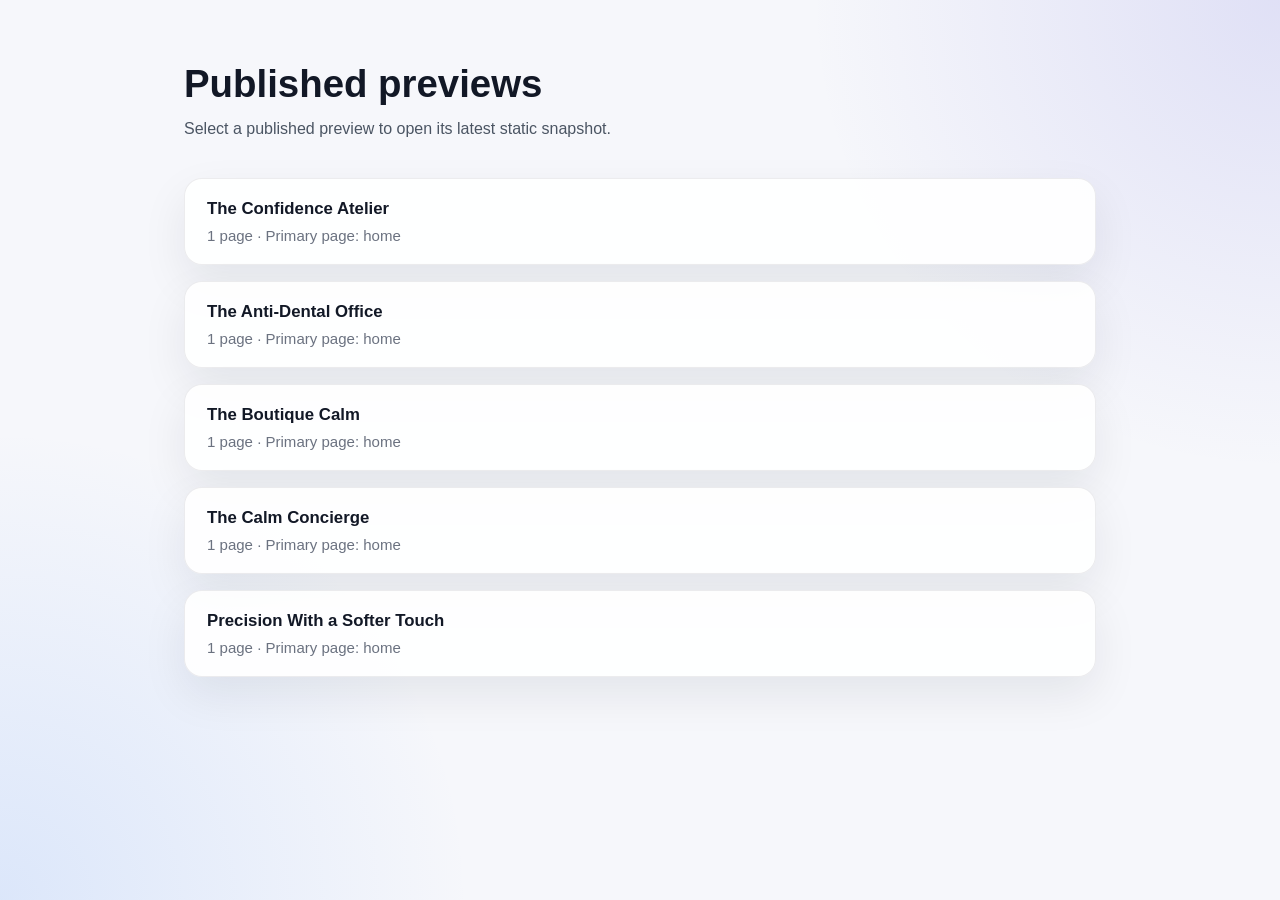
<file: index.html>
<!doctype html>
<html lang="en">
<head>
	<meta charset="utf-8" />
	<meta name="viewport" content="width=device-width, initial-scale=1" />
	<title>Published previews</title>
	<style>
		:root {
			color-scheme: light;
			font-family: "Inter", "Segoe UI", sans-serif;
			background: #f6f7fb;
			color: #121826;
		}
		* {
			box-sizing: border-box;
		}
		body {
			margin: 0;
			min-height: 100vh;
			background:
				radial-gradient(circle at top right, rgba(88, 86, 214, 0.14), transparent 30%),
				radial-gradient(circle at bottom left, rgba(59, 130, 246, 0.14), transparent 30%),
				#f6f7fb;
		}
		main {
			max-width: 960px;
			margin: 0 auto;
			padding: 64px 24px 80px;
		}
		h1 {
			margin: 0 0 12px;
			font-size: clamp(2rem, 3vw, 3rem);
			line-height: 1.05;
		}
		p {
			margin: 0;
			color: #4b5563;
			font-size: 1rem;
			line-height: 1.6;
		}
		ul {
			list-style: none;
			margin: 36px 0 0;
			padding: 0;
			display: grid;
			gap: 16px;
		}
		li a {
			display: block;
			padding: 20px 22px;
			border-radius: 18px;
			background: rgba(255, 255, 255, 0.9);
			border: 1px solid rgba(15, 23, 42, 0.08);
			box-shadow: 0 18px 45px rgba(15, 23, 42, 0.08);
			color: inherit;
			text-decoration: none;
			transition:
				transform 140ms ease,
				box-shadow 140ms ease,
				border-color 140ms ease;
		}
		li a:hover {
			transform: translateY(-2px);
			border-color: rgba(59, 130, 246, 0.28);
			box-shadow: 0 22px 54px rgba(15, 23, 42, 0.12);
		}
		strong,
		span {
			display: block;
		}
		strong {
			font-size: 1.05rem;
			font-weight: 700;
		}
		span {
			margin-top: 8px;
			font-size: 0.94rem;
			color: #6b7280;
		}
	</style>
</head>
<body>
	<main>
		<h1>Published previews</h1>
		<p>Select a published preview to open its latest static snapshot.</p>
		<ul>
			<li>
				<a href="./concepts/the-confidence-atelier-9fb0ec51/">
					<strong>The Confidence Atelier</strong>
					<span>1 page · Primary page: home</span>
				</a>
			</li>
<li>
				<a href="./concepts/the-anti-dental-office-9fb0ec51/">
					<strong>The Anti-Dental Office</strong>
					<span>1 page · Primary page: home</span>
				</a>
			</li>
<li>
				<a href="./concepts/the-boutique-calm-9fb0ec51/">
					<strong>The Boutique Calm</strong>
					<span>1 page · Primary page: home</span>
				</a>
			</li>
<li>
				<a href="./concepts/the-calm-concierge-9fb0ec51/">
					<strong>The Calm Concierge</strong>
					<span>1 page · Primary page: home</span>
				</a>
			</li>
<li>
				<a href="./concepts/precision-with-a-softer-touch-9fb0ec51/">
					<strong>Precision With a Softer Touch</strong>
					<span>1 page · Primary page: home</span>
				</a>
			</li>
		</ul>
	</main>
</body>
</html>
</file>
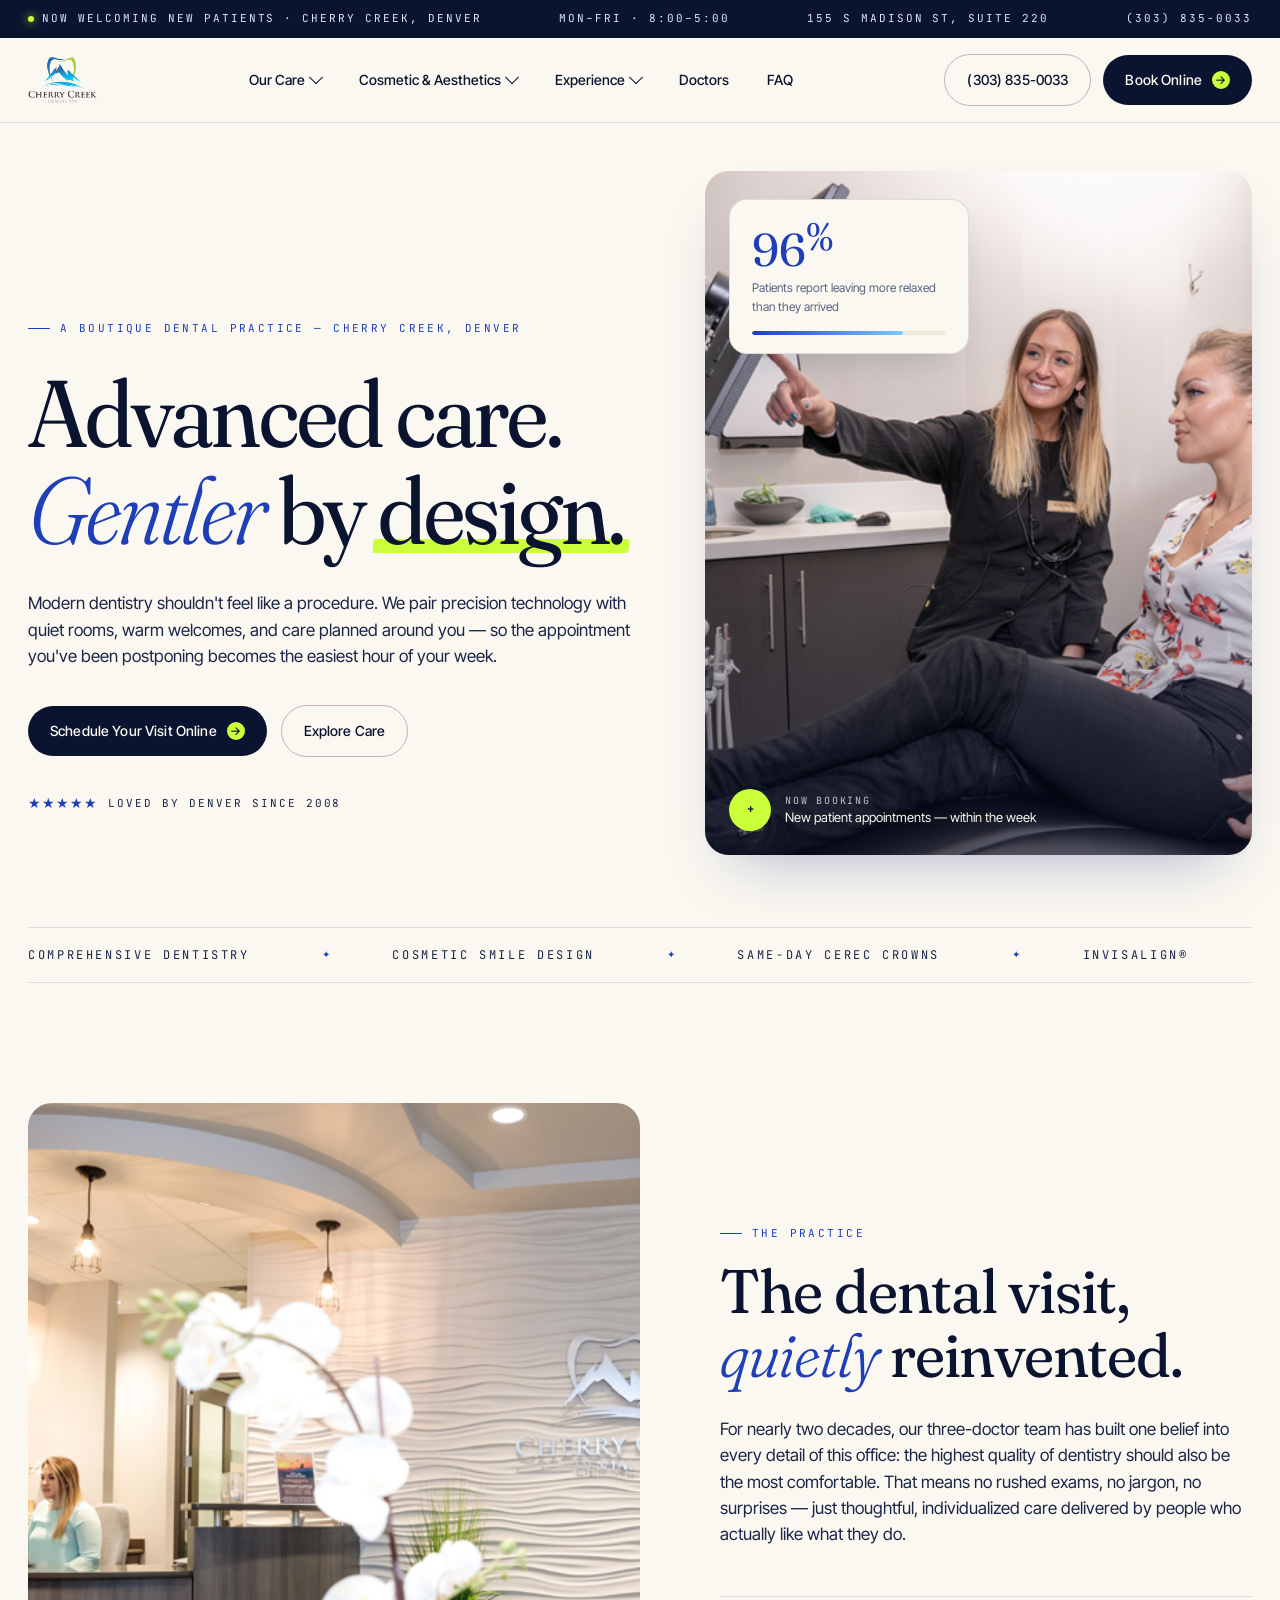
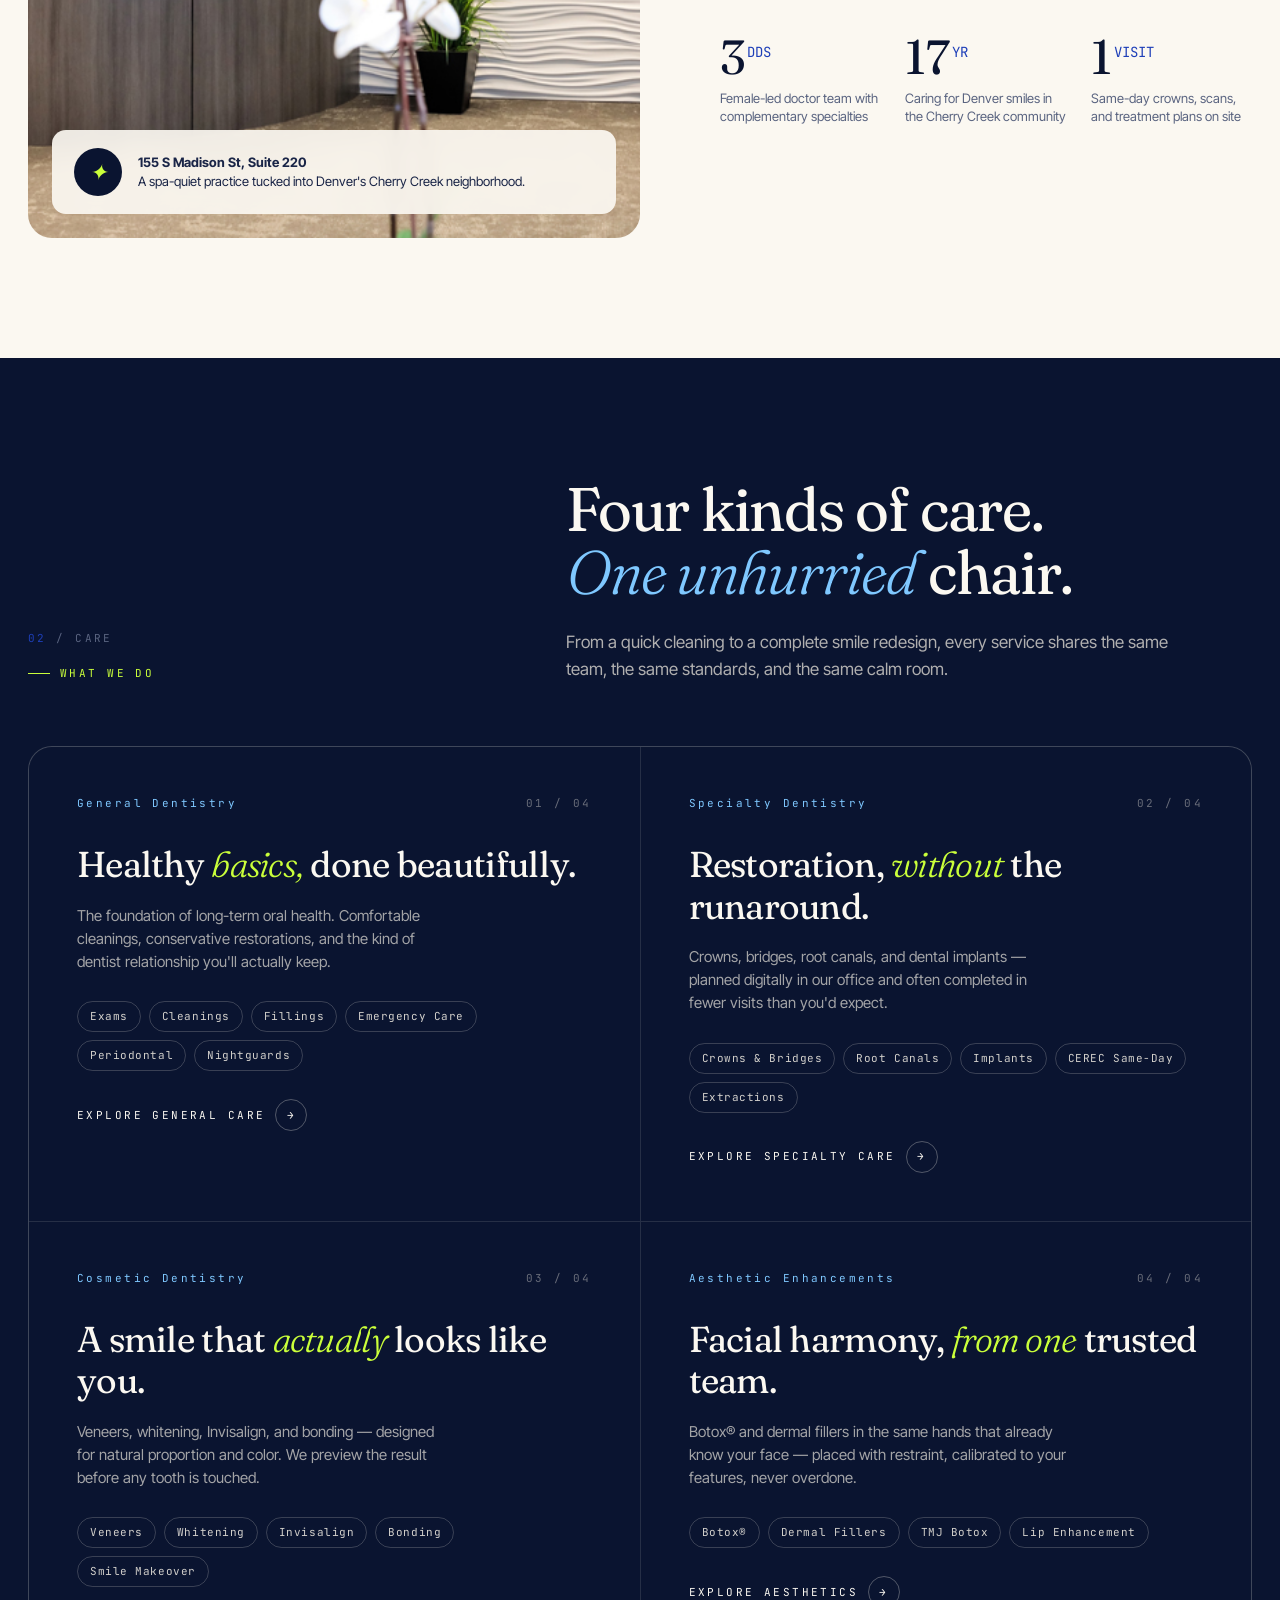
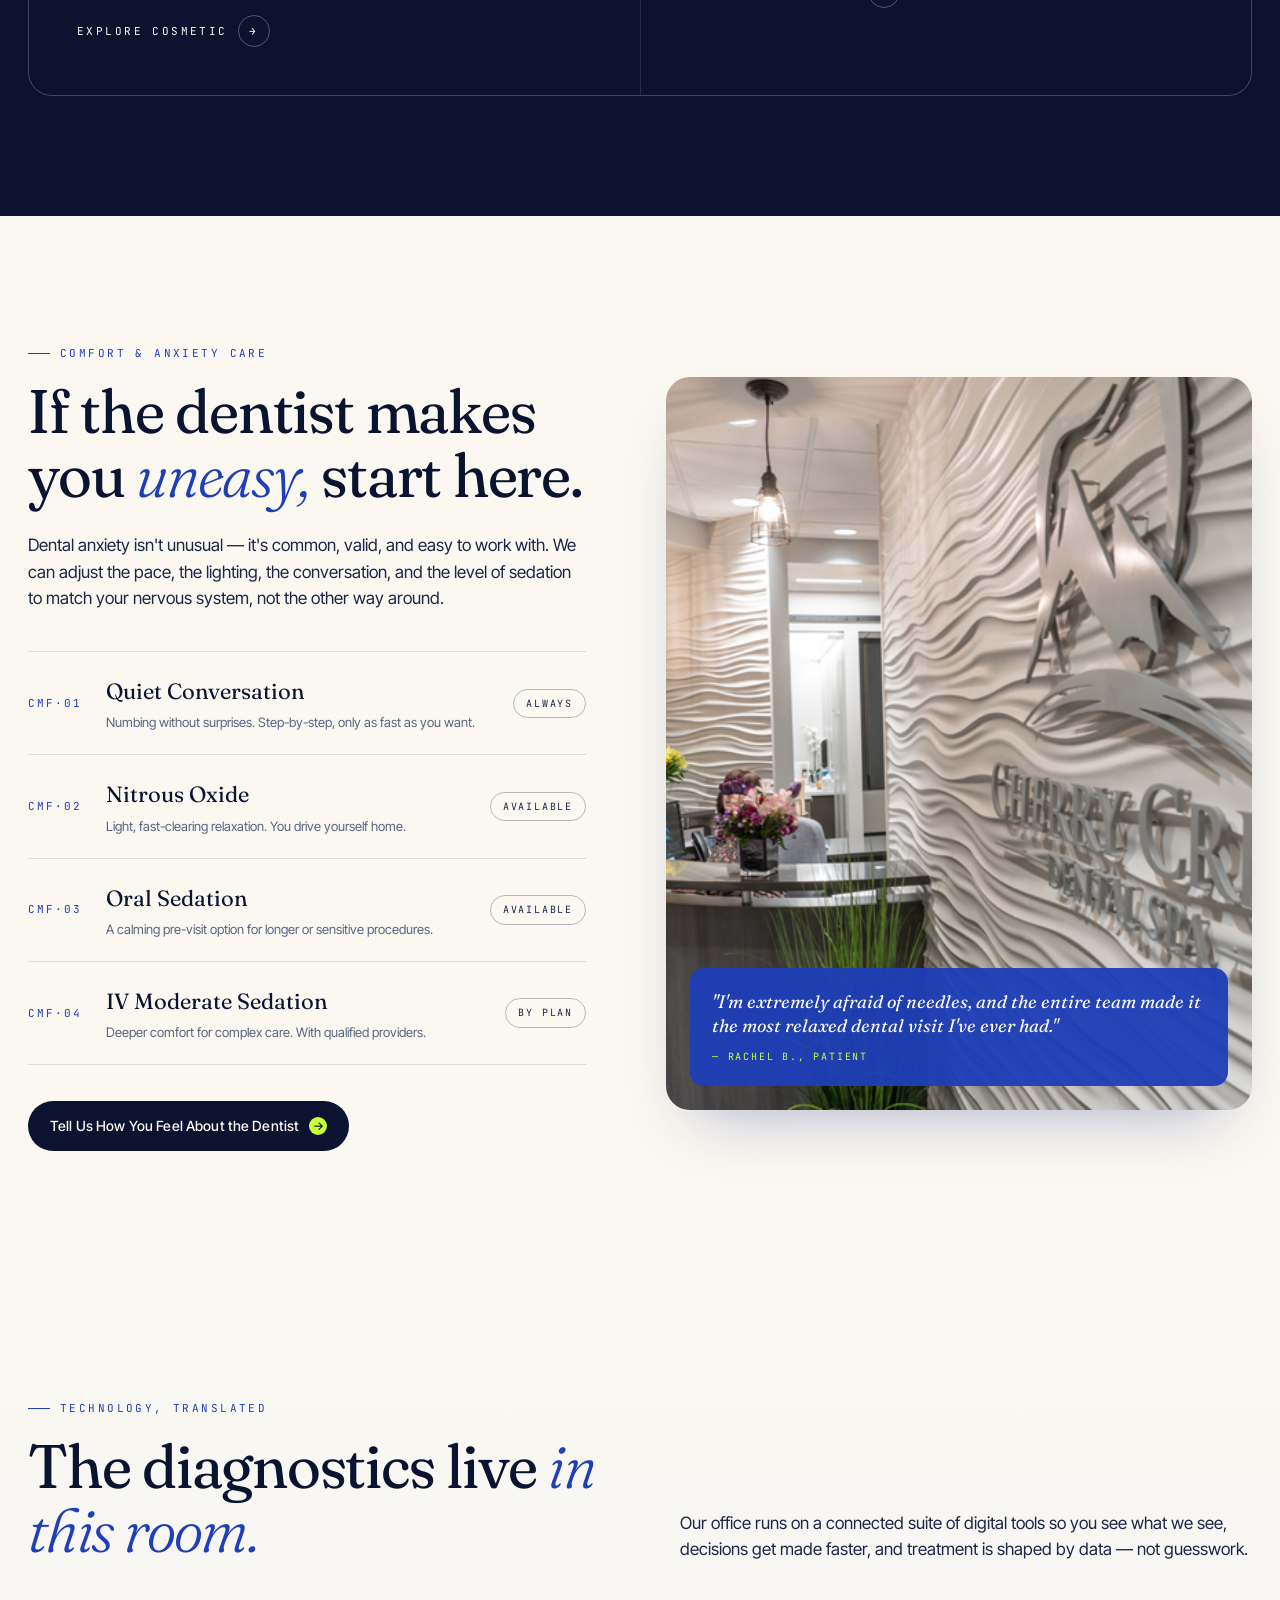
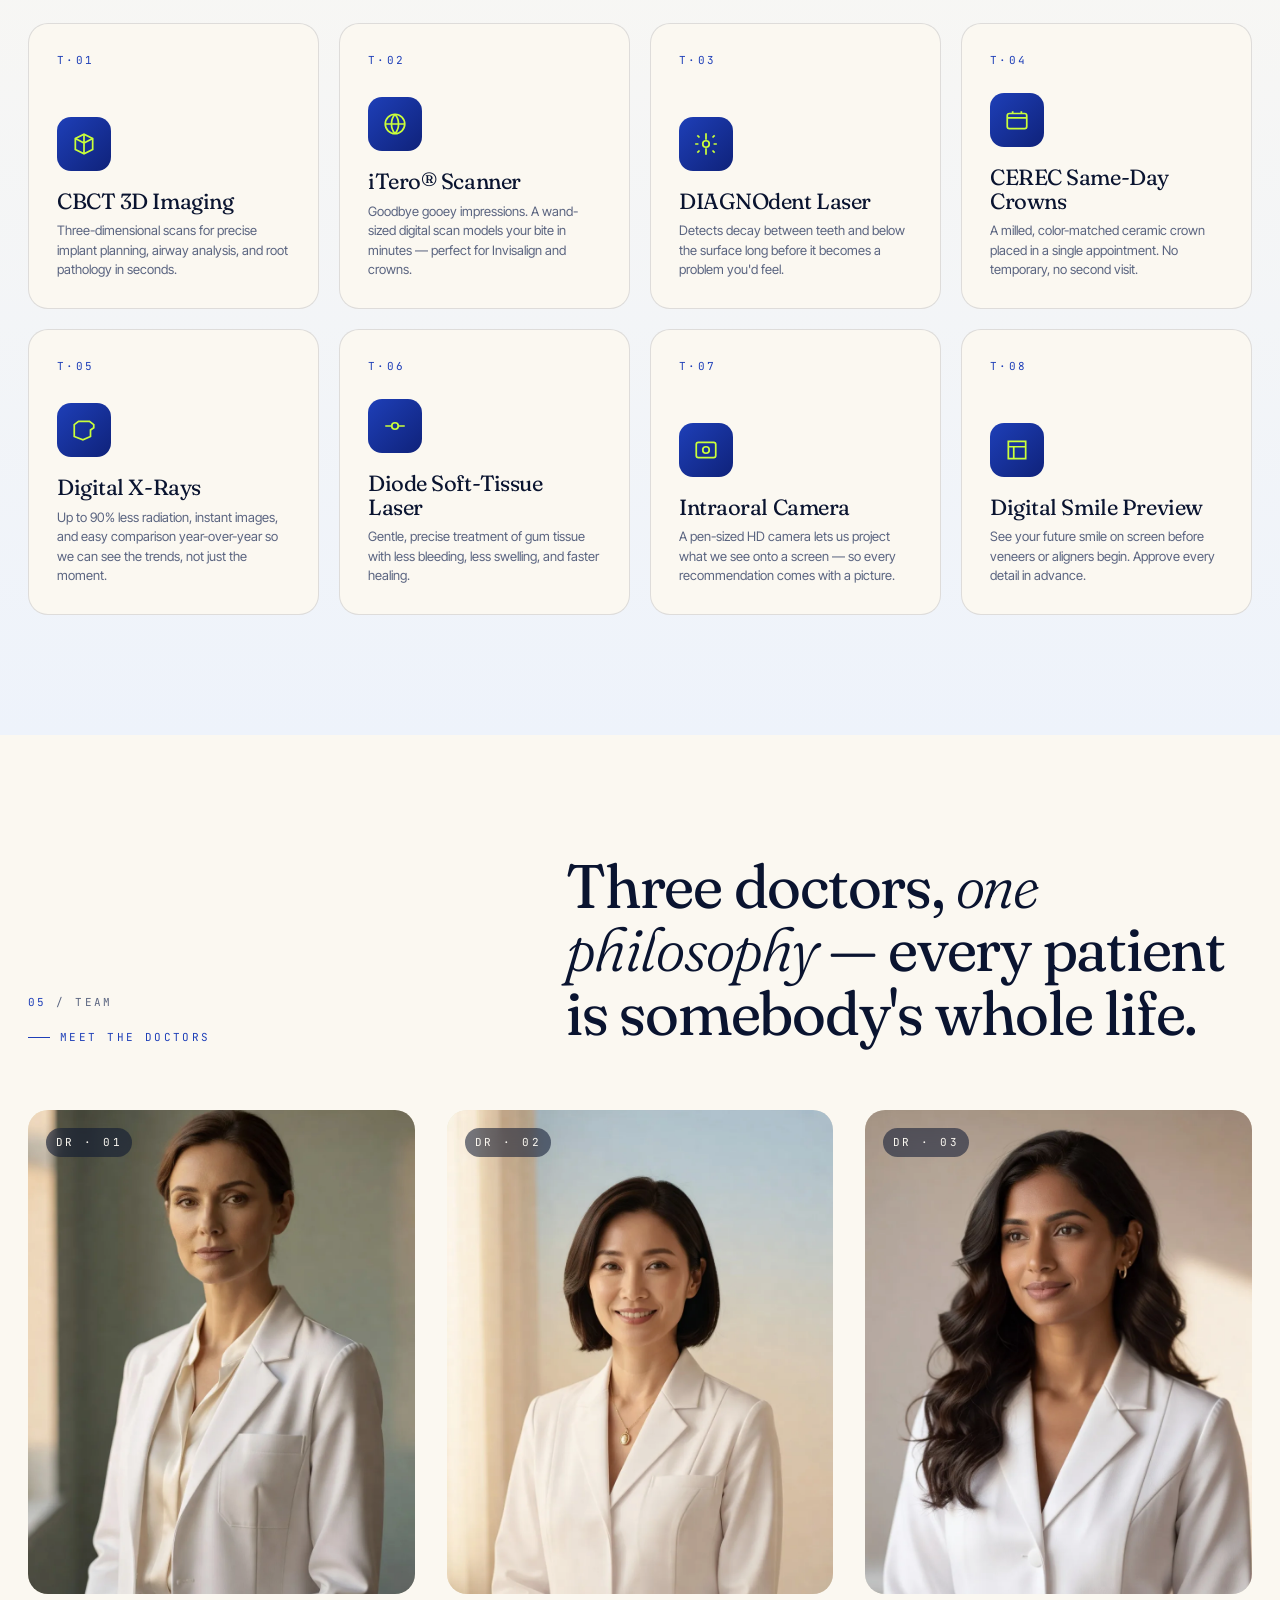
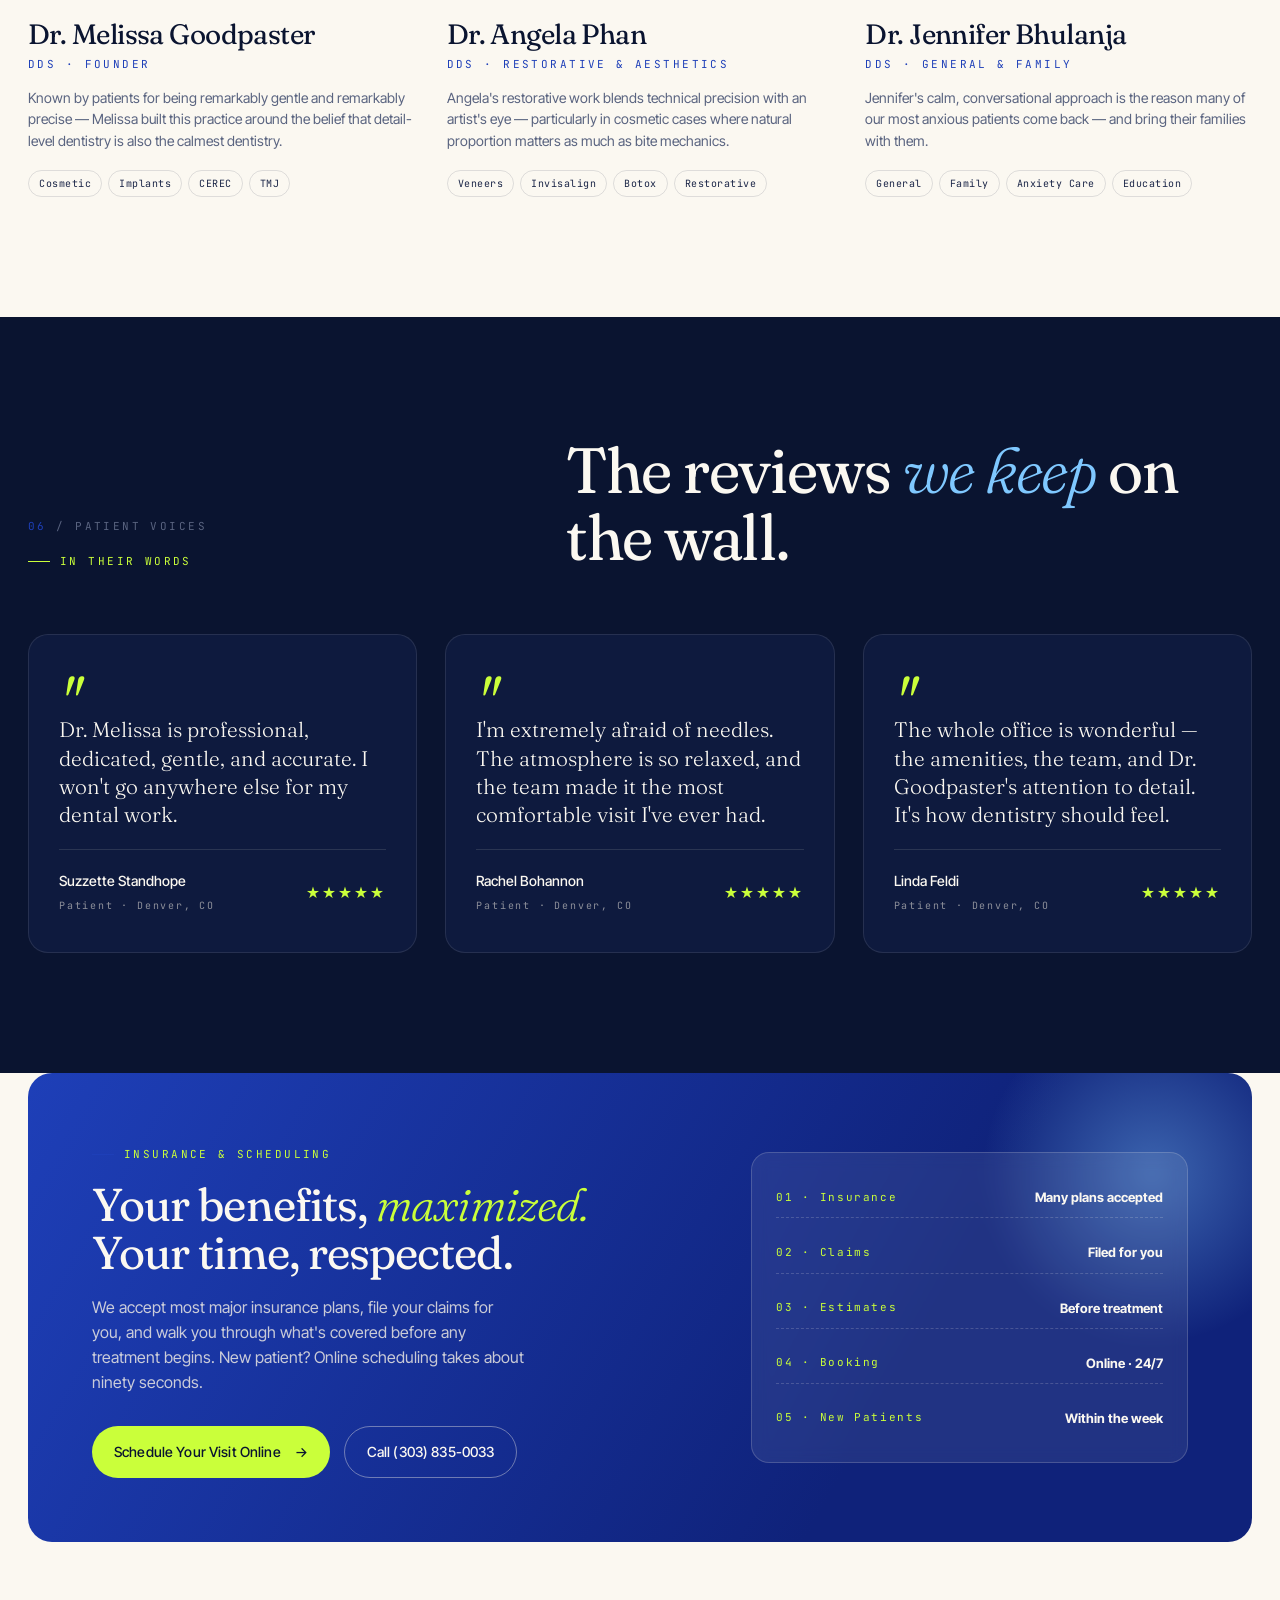
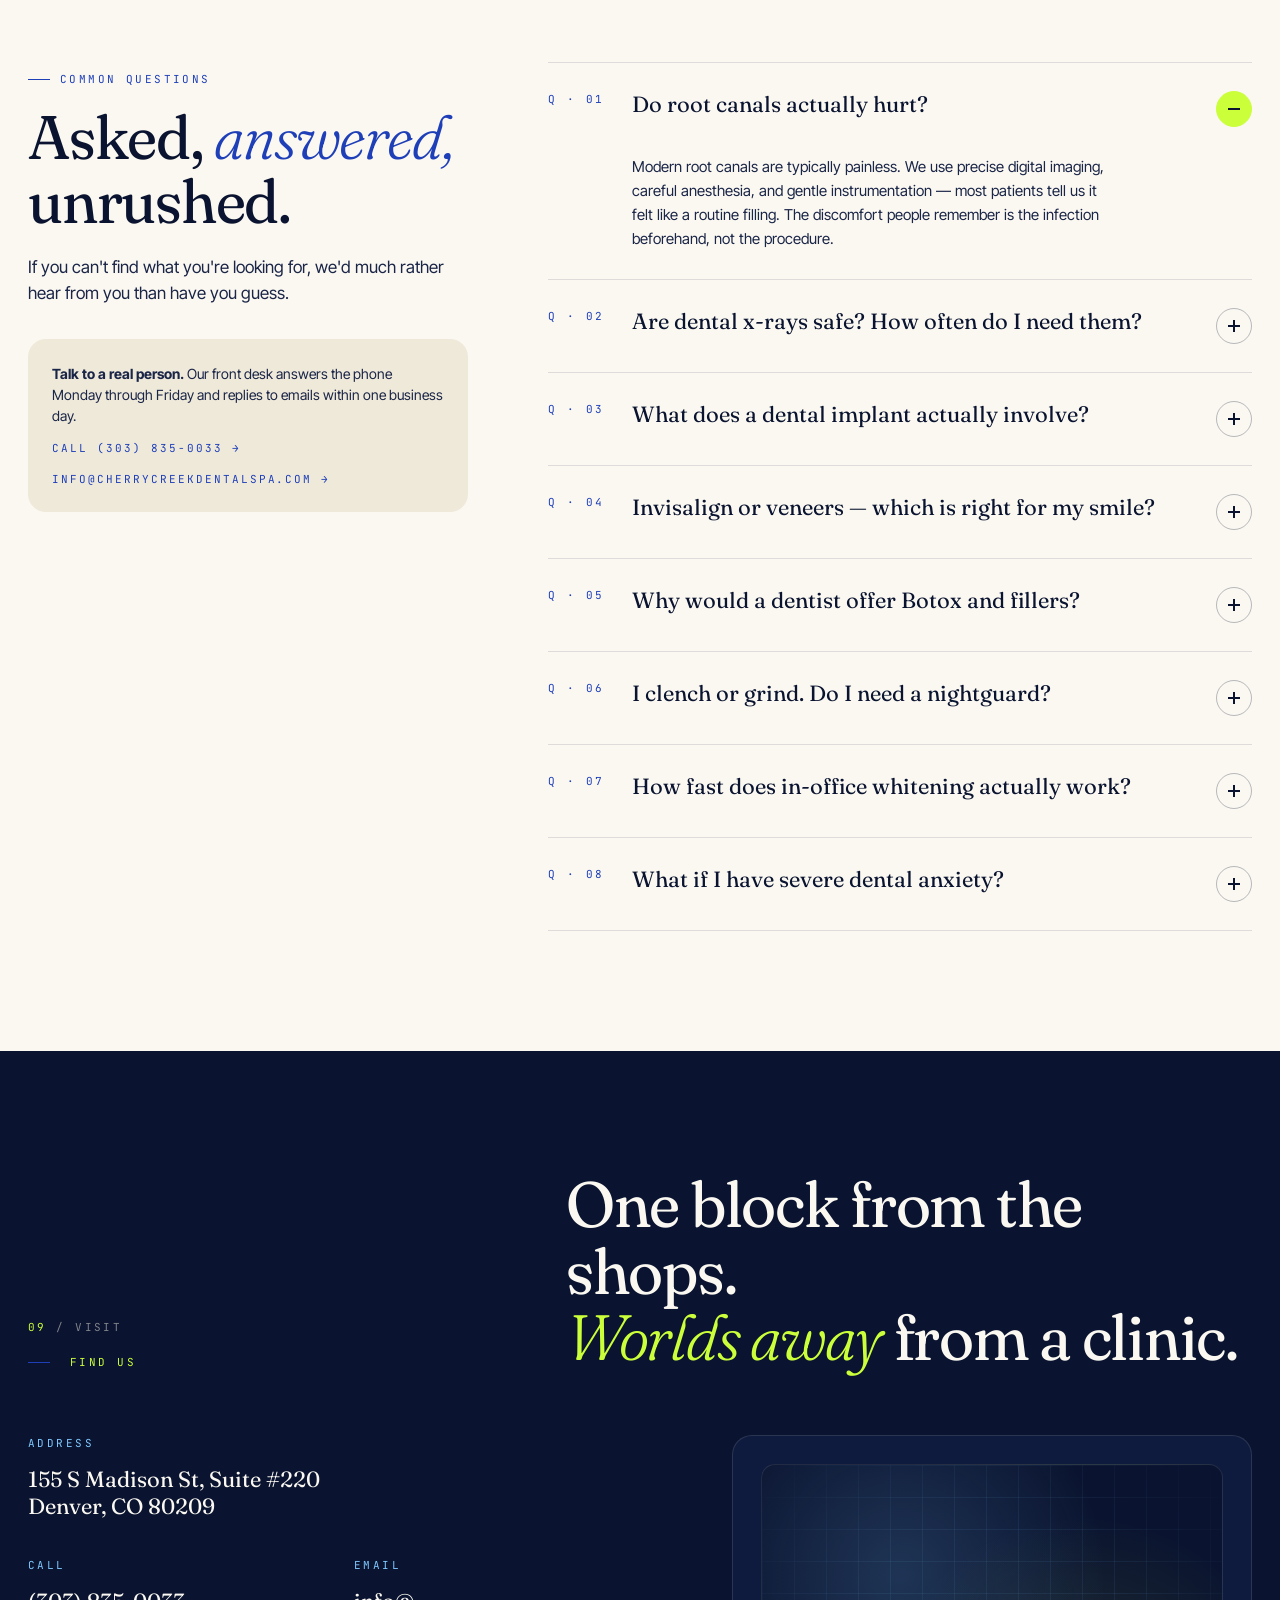
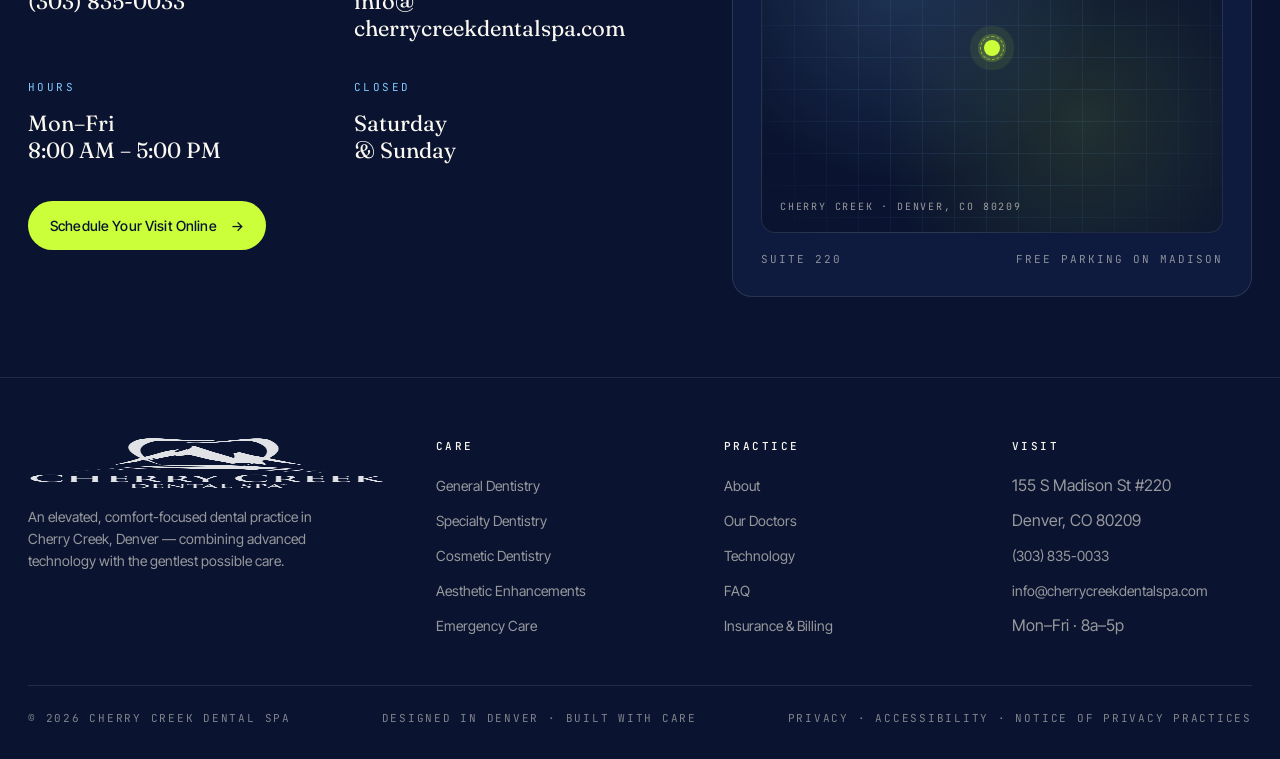
<file: concepts/precision-with-a-softer-touch-9fb0ec51/index.html>
<!DOCTYPE html>
<html lang="en">
<head>
<meta charset="UTF-8">
<meta name="viewport" content="width=device-width, initial-scale=1.0">
<title>Cherry Creek Dental Spa — Advanced Care. Gentle Experience. Beautiful Results.</title>
<meta name="description" content="Boutique Denver dental practice in Cherry Creek offering comprehensive dentistry, cosmetic smile design, and facial aesthetics — engineered around your comfort. Schedule your visit online.">
<link rel="icon" href="../../assets/images/cherry-creek-r-logo-500-6a915f4117b9.png">
<link rel="preconnect" href="https://fonts.googleapis.com">
<link rel="preconnect" href="https://fonts.gstatic.com" crossorigin="">
<link href="https://fonts.googleapis.com/css2?family=Fraunces:opsz,wght,SOFT@9..144,300;9..144,400;9..144,500;9..144,600&family=Inter+Tight:wght@300;400;500;600&family=JetBrains+Mono:wght@400;500&display=swap" rel="stylesheet">

<link rel="stylesheet" href="assets/styles.css" />
</head>
<body>

<!-- Utility bar -->
<div class="util">
  <div class="wrap util-row">
    <span><span class="dot"></span> Now welcoming new patients · Cherry Creek, Denver</span>
    <span>Mon–Fri · 8:00–5:00</span>
    <span>155 S Madison St, Suite 220</span>
    <span><a href="tel:+13038350033">(303) 835-0033</a></span>
  </div>
</div>

<!-- Header -->
<header class="site">
  <div class="wrap">
    <div class="nav">
      <a class="brand" href="#" aria-label="Cherry Creek Dental Spa home">
        <img src="../../assets/images/cherry-creek-r-logo-500-6a915f4117b9.png" alt="Cherry Creek Dental Spa">
      </a>

      <nav>
        <ul class="menu" role="menubar">
          <li><button aria-expanded="false" data-mega="care">Our Care <span class="caret"></span></button></li>
          <li><button aria-expanded="false" data-mega="cosmetic">Cosmetic &amp; Aesthetics <span class="caret"></span></button></li>
          <li><button aria-expanded="false" data-mega="experience">Experience <span class="caret"></span></button></li>
          <li><a href="#doctors">Doctors</a></li>
          <li><a href="#faq">FAQ</a></li>
        </ul>
      </nav>

      <div class="nav-cta">
        <a href="tel:+13038350033" class="btn btn-ghost">(303) 835-0033</a>
        <a href="https://bookit.dentrixascend.com/soe/new/dental?pid=ASC15000000000755&mode=externalLink" target="_blank" rel="noopener" class="btn btn-primary">Book Online <span class="arrow">→</span></a>
        <button class="burger" aria-label="Menu" id="burger"><span></span><span></span><span></span></button>
      </div>
    </div>

    <!-- Mega menu panels -->
    <div class="mega" data-panel="care">
      <div class="wrap mega-grid">
        <div class="mega-feature">
          <div>
            <h4>Comprehensive care, in one calm place.</h4>
            <p>From a six-month cleaning to full implant restoration — every step is gentle, guided, and individually planned.</p>
          </div>
          <a href="https://bookit.dentrixascend.com/soe/new/dental?pid=ASC15000000000755&mode=externalLink" target="_blank" rel="noopener">Schedule a visit →</a>
        </div>
        <div class="mega-col">
          <h5 data-num="01">General</h5>
          <ul>
            <li><a href="#">Exams &amp; Cleanings <small>Routine</small></a></li>
            <li><a href="#">Emergency Care <small>Same-day</small></a></li>
            <li><a href="#">Fillings &amp; Onlays <small>Tooth-colored</small></a></li>
            <li><a href="#">Periodontal Care <small>Gum health</small></a></li>
            <li><a href="#">Nightguards &amp; TMJ <small>Custom</small></a></li>
          </ul>
        </div>
        <div class="mega-col">
          <h5 data-num="02">Specialty</h5>
          <ul>
            <li><a href="#">Root Canal Therapy <small>Painless</small></a></li>
            <li><a href="#">Crowns &amp; Bridges <small>Same-day CEREC</small></a></li>
            <li><a href="#">Dental Implants <small>Full restoration</small></a></li>
            <li><a href="#">Extractions <small>Comfort-led</small></a></li>
            <li><a href="#">Sedation Dentistry <small>Anxiety care</small></a></li>
          </ul>
        </div>
        <div class="mega-col">
          <h5 data-num="03">Diagnostics</h5>
          <ul>
            <li><a href="#">Digital X-Rays <small>Low dose</small></a></li>
            <li><a href="#">CBCT 3D Imaging <small>Implant planning</small></a></li>
            <li><a href="#">iTero Scanner <small>No impressions</small></a></li>
            <li><a href="#">DIAGNOdent Laser <small>Early detection</small></a></li>
            <li><a href="#">Intraoral Camera <small>See what we see</small></a></li>
          </ul>
        </div>
      </div>
    </div>

    <div class="mega" data-panel="cosmetic">
      <div class="wrap mega-grid">
        <div class="mega-feature">
          <div>
            <h4>Smile design and facial aesthetics, by the same trusted team.</h4>
            <p>Cosmetic dentistry and injectables planned together — for harmony, not just whiter teeth.</p>
          </div>
          <a href="#">Start a smile consultation →</a>
        </div>
        <div class="mega-col">
          <h5 data-num="04">Cosmetic</h5>
          <ul>
            <li><a href="#">Porcelain Veneers <small>Custom</small></a></li>
            <li><a href="#">Teeth Whitening <small>In-office</small></a></li>
            <li><a href="#">Invisalign® <small>Clear aligners</small></a></li>
            <li><a href="#">Smile Makeover <small>Full plan</small></a></li>
            <li><a href="#">Bonding &amp; Reshaping <small>Single visit</small></a></li>
          </ul>
        </div>
        <div class="mega-col">
          <h5 data-num="05">Aesthetics</h5>
          <ul>
            <li><a href="#">Botox® <small>Cosmetic</small></a></li>
            <li><a href="#">Dermal Fillers <small>Subtle</small></a></li>
            <li><a href="#">TMJ / Bruxism Botox <small>Therapeutic</small></a></li>
            <li><a href="#">Lip Enhancement <small>Natural</small></a></li>
            <li><a href="#">Gummy Smile Tx <small>Refined</small></a></li>
          </ul>
        </div>
        <div class="mega-col">
          <h5 data-num="06">Planning</h5>
          <ul>
            <li><a href="#">Digital Smile Preview <small>Before you commit</small></a></li>
            <li><a href="#">Color Matching <small>Studio precision</small></a></li>
            <li><a href="#">Phased Treatment <small>Your timeline</small></a></li>
            <li><a href="#">Financing Options <small>Flexible</small></a></li>
          </ul>
        </div>
      </div>
    </div>

    <div class="mega" data-panel="experience">
      <div class="wrap mega-grid">
        <div class="mega-feature">
          <div>
            <h4>A boutique experience, designed around you.</h4>
            <p>Quiet rooms. Warm linens. Sedation when you need it. Care that begins before the chair.</p>
          </div>
          <a href="#contact">Visit the office →</a>
        </div>
        <div class="mega-col">
          <h5 data-num="07">Comfort</h5>
          <ul>
            <li><a href="#">Spa Amenities <small>Onsite</small></a></li>
            <li><a href="#">Anxiety-Free Care <small>Gentle</small></a></li>
            <li><a href="#">Nitrous Oxide <small>Available</small></a></li>
            <li><a href="#">Oral Sedation <small>Available</small></a></li>
          </ul>
        </div>
        <div class="mega-col">
          <h5 data-num="08">Practice</h5>
          <ul>
            <li><a href="#doctors">Meet the Doctors <small>Three DDS</small></a></li>
            <li><a href="#">Our Office <small>Cherry Creek</small></a></li>
            <li><a href="#">New Patients <small>Welcome</small></a></li>
            <li><a href="#">Patient Education <small>Library</small></a></li>
          </ul>
        </div>
        <div class="mega-col">
          <h5 data-num="09">Logistics</h5>
          <ul>
            <li><a href="#">Insurance &amp; Billing <small>We help file</small></a></li>
            <li><a href="#">Forms <small>Digital</small></a></li>
            <li><a href="#">Hours &amp; Parking <small>On Madison</small></a></li>
            <li><a href="#contact">Contact <small>(303) 835-0033</small></a></li>
          </ul>
        </div>
      </div>
    </div>

  </div>
</header>

<!-- HERO -->
<section class="hero">
  <div class="wrap">
    <div class="hero-grid">
      <div class="hero-headline reveal">
        <span class="eyebrow">A boutique dental practice — Cherry Creek, Denver</span>
        <h1 style="margin-top:28px">
          Advanced care.<br>
          <span class="ital">Gentler</span> by <span class="markline">design.</span>
        </h1>
        <p class="lead" style="margin-top:32px">
          Modern dentistry shouldn't feel like a procedure. We pair precision technology with quiet rooms, warm welcomes, and care planned around you — so the appointment you've been postponing becomes the easiest hour of your week.
        </p>

        <div class="hero-cta-row">
          <a href="https://bookit.dentrixascend.com/soe/new/dental?pid=ASC15000000000755&mode=externalLink" target="_blank" rel="noopener" class="btn btn-primary">Schedule Your Visit Online <span class="arrow">→</span></a>
          <a href="#services" class="btn btn-ghost">Explore Care</a>
        </div>

        <div class="hero-meta">
          <div class="hero-rating">
            <span class="stars">★★★★★</span>
            <span>Loved by Denver since 2008</span>
          </div>
        </div>
      </div>

      <div class="hero-visual reveal" style="transition-delay:.15s">
        <img src="../../assets/images/cherry-creek-dental-spa-office-06-558f202cea47.jpg" alt="Cherry Creek Dental Spa interior — sculpted wave wall and warm modern lighting">
        <div class="hero-tag">
          <div class="pulse">+</div>
          <div>
            <small>Now Booking</small>
            New patient appointments — within the week
          </div>
        </div>
        <div class="hero-floating fl-1">
          <div class="num">96<sup>%</sup></div>
          <div class="lbl">Patients report leaving more relaxed than they arrived</div>
          <div class="bar"></div>
        </div>
      </div>
    </div>

    <div class="hero-bottom">
      <div class="marquee">
        <span>Comprehensive Dentistry</span><span>Cosmetic Smile Design</span><span>Same-Day CEREC Crowns</span><span>Invisalign®</span><span>Dental Implants</span><span>Botox® &amp; Dermal Fillers</span><span>Sedation &amp; Anxiety Care</span><span>iTero Digital Scans</span>
        <span>Comprehensive Dentistry</span><span>Cosmetic Smile Design</span><span>Same-Day CEREC Crowns</span><span>Invisalign®</span><span>Dental Implants</span><span>Botox® &amp; Dermal Fillers</span><span>Sedation &amp; Anxiety Care</span><span>iTero Digital Scans</span>
      </div>
    </div>
  </div>
</section>

<!-- ABOUT -->
<section class="about" id="about">
  <div class="wrap">
    <div class="about-grid">
      <div class="about-img reveal">
        <img src="../../assets/images/new-office-56e2f845f4d3.jpg" alt="The reception lounge at Cherry Creek Dental Spa">
        <div class="badge">
          <div class="icon">✦</div>
          <p><strong>155 S Madison St, Suite 220</strong><br>A spa-quiet practice tucked into Denver's Cherry Creek neighborhood.</p>
        </div>
      </div>
      <div class="about-text reveal" style="transition-delay:.1s">
        <span class="eyebrow">The Practice</span>
        <h2>The dental visit, <em>quietly</em> reinvented.</h2>
        <p class="lead">For nearly two decades, our three-doctor team has built one belief into every detail of this office: the highest quality of dentistry should also be the most comfortable. That means no rushed exams, no jargon, no surprises — just thoughtful, individualized care delivered by people who actually like what they do.</p>

        <div class="about-stats">
          <div class="stat">
            <div class="n">3<sup>DDS</sup></div>
            <div class="l">Female-led doctor team with complementary specialties</div>
          </div>
          <div class="stat">
            <div class="n">17<sup>YR</sup></div>
            <div class="l">Caring for Denver smiles in the Cherry Creek community</div>
          </div>
          <div class="stat">
            <div class="n">1<sup>VISIT</sup></div>
            <div class="l">Same-day crowns, scans, and treatment plans on site</div>
          </div>
        </div>
      </div>
    </div>
  </div>
</section>

<!-- SERVICES -->
<section class="services" id="services">
  <div class="wrap">
    <div class="section-head">
      <div class="kicker">
        <span class="num"><em>02</em> / Care</span>
        <span class="eyebrow">What we do</span>
      </div>
      <div>
        <h2>Four kinds of care.<br><em>One unhurried</em> chair.</h2>
        <p class="lead" style="margin-top:24px;color:rgba(246,241,230,0.7)">From a quick cleaning to a complete smile redesign, every service shares the same team, the same standards, and the same calm room.</p>
      </div>
    </div>

    <div class="svc-grid">
      <article class="svc-card">
        <div class="svc-num"><span>General Dentistry</span><em>01 / 04</em></div>
        <h3>Healthy <em>basics,</em> done beautifully.</h3>
        <p>The foundation of long-term oral health. Comfortable cleanings, conservative restorations, and the kind of dentist relationship you'll actually keep.</p>
        <ul class="svc-list">
          <li>Exams</li><li>Cleanings</li><li>Fillings</li><li>Emergency Care</li><li>Periodontal</li><li>Nightguards</li>
        </ul>
        <a href="#" class="svc-link">Explore General Care <span class="arr">→</span></a>
      </article>

      <article class="svc-card">
        <div class="svc-num"><span>Specialty Dentistry</span><em>02 / 04</em></div>
        <h3>Restoration, <em>without</em> the runaround.</h3>
        <p>Crowns, bridges, root canals, and dental implants — planned digitally in our office and often completed in fewer visits than you'd expect.</p>
        <ul class="svc-list">
          <li>Crowns &amp; Bridges</li><li>Root Canals</li><li>Implants</li><li>CEREC Same-Day</li><li>Extractions</li>
        </ul>
        <a href="#" class="svc-link">Explore Specialty Care <span class="arr">→</span></a>
      </article>

      <article class="svc-card">
        <div class="svc-num"><span>Cosmetic Dentistry</span><em>03 / 04</em></div>
        <h3>A smile that <em>actually</em> looks like you.</h3>
        <p>Veneers, whitening, Invisalign, and bonding — designed for natural proportion and color. We preview the result before any tooth is touched.</p>
        <ul class="svc-list">
          <li>Veneers</li><li>Whitening</li><li>Invisalign</li><li>Bonding</li><li>Smile Makeover</li>
        </ul>
        <a href="#" class="svc-link">Explore Cosmetic <span class="arr">→</span></a>
      </article>

      <article class="svc-card">
        <div class="svc-num"><span>Aesthetic Enhancements</span><em>04 / 04</em></div>
        <h3>Facial harmony, <em>from one</em> trusted team.</h3>
        <p>Botox® and dermal fillers in the same hands that already know your face — placed with restraint, calibrated to your features, never overdone.</p>
        <ul class="svc-list">
          <li>Botox®</li><li>Dermal Fillers</li><li>TMJ Botox</li><li>Lip Enhancement</li>
        </ul>
        <a href="#" class="svc-link">Explore Aesthetics <span class="arr">→</span></a>
      </article>
    </div>
  </div>
</section>

<!-- COMFORT -->
<section class="comfort">
  <div class="wrap">
    <div class="comfort-grid">
      <div class="comfort-text reveal">
        <span class="eyebrow">Comfort &amp; Anxiety Care</span>
        <h2 style="margin-top:18px">If the dentist makes you <em>uneasy,</em> start here.</h2>
        <p class="lead" style="margin-top:24px">Dental anxiety isn't unusual — it's common, valid, and easy to work with. We can adjust the pace, the lighting, the conversation, and the level of sedation to match your nervous system, not the other way around.</p>

        <ul class="comfort-list">
          <li>
            <span class="ix">CMF·01</span>
            <span class="nm">Quiet Conversation<small>Numbing without surprises. Step-by-step, only as fast as you want.</small></span>
            <span class="lvl">Always</span>
          </li>
          <li>
            <span class="ix">CMF·02</span>
            <span class="nm">Nitrous Oxide<small>Light, fast-clearing relaxation. You drive yourself home.</small></span>
            <span class="lvl">Available</span>
          </li>
          <li>
            <span class="ix">CMF·03</span>
            <span class="nm">Oral Sedation<small>A calming pre-visit option for longer or sensitive procedures.</small></span>
            <span class="lvl">Available</span>
          </li>
          <li>
            <span class="ix">CMF·04</span>
            <span class="nm">IV Moderate Sedation<small>Deeper comfort for complex care. With qualified providers.</small></span>
            <span class="lvl">By Plan</span>
          </li>
        </ul>

        <a href="https://bookit.dentrixascend.com/soe/new/dental?pid=ASC15000000000755&mode=externalLink" target="_blank" rel="noopener" class="btn btn-primary" style="margin-top:36px">Tell Us How You Feel About the Dentist <span class="arrow">→</span></a>
      </div>

      <div class="comfort-visual reveal" style="transition-delay:.15s">
        <img src="../../assets/images/cherry-creek-dental-spa-office-02-7a401aea9474.jpg" alt="The lounge area inside Cherry Creek Dental Spa">
        <blockquote class="comfort-quote">
          "I'm extremely afraid of needles, and the entire team made it the most relaxed dental visit I've ever had."
          <small>— Rachel B., patient</small>
        </blockquote>
      </div>
    </div>
  </div>
</section>

<!-- TECHNOLOGY -->
<section class="tech" id="tech">
  <div class="wrap">
    <div class="tech-head">
      <div>
        <span class="eyebrow">Technology, translated</span>
        <h2 style="margin-top:18px">The diagnostics live <em>in this room.</em></h2>
      </div>
      <p class="lead">Our office runs on a connected suite of digital tools so you see what we see, decisions get made faster, and treatment is shaped by data — not guesswork.</p>
    </div>

    <div class="tech-row">
      <div class="tech-card reveal">
        <div class="tn">T·01</div>
        <div class="ti">
          <svg width="26" height="26" viewBox="0 0 24 24" fill="none" stroke="currentColor" stroke-width="1.6"><path d="M4 7l8-4 8 4v10l-8 4-8-4V7z" /><path d="M12 3v18M4 7l8 4 8-4" /></svg>
        </div>
        <h4>CBCT 3D Imaging</h4>
        <p>Three-dimensional scans for precise implant planning, airway analysis, and root pathology in seconds.</p>
        <span class="scan"></span>
      </div>
      <div class="tech-card reveal" style="transition-delay:.05s">
        <div class="tn">T·02</div>
        <div class="ti">
          <svg width="26" height="26" viewBox="0 0 24 24" fill="none" stroke="currentColor" stroke-width="1.6"><circle cx="12" cy="12" r="9" /><path d="M3 12h18M12 3a14 14 0 010 18M12 3a14 14 0 000 18" /></svg>
        </div>
        <h4>iTero® Scanner</h4>
        <p>Goodbye gooey impressions. A wand-sized digital scan models your bite in minutes — perfect for Invisalign and crowns.</p>
        <span class="scan"></span>
      </div>
      <div class="tech-card reveal" style="transition-delay:.1s">
        <div class="tn">T·03</div>
        <div class="ti">
          <svg width="26" height="26" viewBox="0 0 24 24" fill="none" stroke="currentColor" stroke-width="1.6"><path d="M12 2v6M12 22v-6M5 12H2M22 12h-3M6 6l-2-2M20 20l-2-2M6 18l-2 2M20 4l-2 2" /><circle cx="12" cy="12" r="3" /></svg>
        </div>
        <h4>DIAGNOdent Laser</h4>
        <p>Detects decay between teeth and below the surface long before it becomes a problem you'd feel.</p>
        <span class="scan"></span>
      </div>
      <div class="tech-card reveal" style="transition-delay:.15s">
        <div class="tn">T·04</div>
        <div class="ti">
          <svg width="26" height="26" viewBox="0 0 24 24" fill="none" stroke="currentColor" stroke-width="1.6"><rect x="3" y="6" width="18" height="14" rx="2" /><path d="M3 10h18M8 6V4M16 6V4" /></svg>
        </div>
        <h4>CEREC Same-Day Crowns</h4>
        <p>A milled, color-matched ceramic crown placed in a single appointment. No temporary, no second visit.</p>
        <span class="scan"></span>
      </div>
      <div class="tech-card reveal">
        <div class="tn">T·05</div>
        <div class="ti">
          <svg width="26" height="26" viewBox="0 0 24 24" fill="none" stroke="currentColor" stroke-width="1.6"><path d="M3 7l4-3h10l4 3v3l-3 2v6l-7 3-8-3v-6L3 10z" /></svg>
        </div>
        <h4>Digital X-Rays</h4>
        <p>Up to 90% less radiation, instant images, and easy comparison year-over-year so we can see the trends, not just the moment.</p>
        <span class="scan"></span>
      </div>
      <div class="tech-card reveal" style="transition-delay:.05s">
        <div class="tn">T·06</div>
        <div class="ti">
          <svg width="26" height="26" viewBox="0 0 24 24" fill="none" stroke="currentColor" stroke-width="1.6"><path d="M3 12h6M15 12h6" /><circle cx="12" cy="12" r="3" /></svg>
        </div>
        <h4>Diode Soft-Tissue Laser</h4>
        <p>Gentle, precise treatment of gum tissue with less bleeding, less swelling, and faster healing.</p>
        <span class="scan"></span>
      </div>
      <div class="tech-card reveal" style="transition-delay:.1s">
        <div class="tn">T·07</div>
        <div class="ti">
          <svg width="26" height="26" viewBox="0 0 24 24" fill="none" stroke="currentColor" stroke-width="1.6"><rect x="3" y="5" width="18" height="14" rx="2" /><circle cx="12" cy="12" r="3" /></svg>
        </div>
        <h4>Intraoral Camera</h4>
        <p>A pen-sized HD camera lets us project what we see onto a screen — so every recommendation comes with a picture.</p>
        <span class="scan"></span>
      </div>
      <div class="tech-card reveal" style="transition-delay:.15s">
        <div class="tn">T·08</div>
        <div class="ti">
          <svg width="26" height="26" viewBox="0 0 24 24" fill="none" stroke="currentColor" stroke-width="1.6"><path d="M4 4h16v16H4z" /><path d="M4 9h16M9 9v11" /></svg>
        </div>
        <h4>Digital Smile Preview</h4>
        <p>See your future smile on screen before veneers or aligners begin. Approve every detail in advance.</p>
        <span class="scan"></span>
      </div>
    </div>
  </div>
</section>

<!-- DOCTORS -->
<section class="doctors" id="doctors">
  <div class="wrap">
    <div class="section-head">
      <div class="kicker">
        <span class="num"><em>05</em> / Team</span>
        <span class="eyebrow">Meet The Doctors</span>
      </div>
      <div>
        <h2>Three doctors, <span class="display-italic">one philosophy</span> — every patient is somebody's whole life.</h2>
      </div>
    </div>

    <div class="doc-grid">
      <article class="doc-card reveal">
        <div class="doc-img">
          <img src="../../assets/images/dnodmqu69fb8be4pghlecxjbzvxj2rw7-d6a658b2b13e.webp" alt="Dr. Melissa Goodpaster, DDS">
          <span class="num">DR · 01</span>
        </div>
        <h3>Dr. Melissa Goodpaster</h3>
        <div class="role">DDS · Founder</div>
        <p>Known by patients for being remarkably gentle and remarkably precise — Melissa built this practice around the belief that detail-level dentistry is also the calmest dentistry.</p>
        <div class="focus"><span>Cosmetic</span><span>Implants</span><span>CEREC</span><span>TMJ</span></div>
      </article>

      <article class="doc-card reveal" style="transition-delay:.1s">
        <div class="doc-img">
          <img src="../../assets/images/sepjdp69fb8be4lalva3jseyjuv5xfd6-052dbde7773f.webp" alt="Dr. Angela Phan, DDS">
          <span class="num">DR · 02</span>
        </div>
        <h3>Dr. Angela Phan</h3>
        <div class="role">DDS · Restorative &amp; Aesthetics</div>
        <p>Angela's restorative work blends technical precision with an artist's eye — particularly in cosmetic cases where natural proportion matters as much as bite mechanics.</p>
        <div class="focus"><span>Veneers</span><span>Invisalign</span><span>Botox</span><span>Restorative</span></div>
      </article>

      <article class="doc-card reveal" style="transition-delay:.2s">
        <div class="doc-img">
          <img src="../../assets/images/rhfaiwenye6cm69fb8be56nsizo7fwed-fcd247b7efcf.webp" alt="Dr. Jennifer Bhulanja, DDS">
          <span class="num">DR · 03</span>
        </div>
        <h3>Dr. Jennifer Bhulanja</h3>
        <div class="role">DDS · General &amp; Family</div>
        <p>Jennifer's calm, conversational approach is the reason many of our most anxious patients come back — and bring their families with them.</p>
        <div class="focus"><span>General</span><span>Family</span><span>Anxiety Care</span><span>Education</span></div>
      </article>
    </div>
  </div>
</section>

<!-- TESTIMONIALS -->
<section class="testi">
  <div class="wrap">
    <div class="section-head">
      <div class="kicker">
        <span class="num"><em>06</em> / Patient Voices</span>
        <span class="eyebrow">In Their Words</span>
      </div>
      <div>
        <h2>The reviews <em>we keep</em> on the wall.</h2>
      </div>
    </div>

    <div class="testi-grid">
      <article class="testi-card reveal">
        <div class="qm">"</div>
        <blockquote>Dr. Melissa is professional, dedicated, gentle, and accurate. I won't go anywhere else for my dental work.</blockquote>
        <div class="who"><div><strong>Suzzette Standhope</strong><small>Patient · Denver, CO</small></div><div class="stars">★★★★★</div></div>
      </article>
      <article class="testi-card reveal" style="transition-delay:.1s">
        <div class="qm">"</div>
        <blockquote>I'm extremely afraid of needles. The atmosphere is so relaxed, and the team made it the most comfortable visit I've ever had.</blockquote>
        <div class="who"><div><strong>Rachel Bohannon</strong><small>Patient · Denver, CO</small></div><div class="stars">★★★★★</div></div>
      </article>
      <article class="testi-card reveal" style="transition-delay:.2s">
        <div class="qm">"</div>
        <blockquote>The whole office is wonderful — the amenities, the team, and Dr. Goodpaster's attention to detail. It's how dentistry should feel.</blockquote>
        <div class="who"><div><strong>Linda Feldi</strong><small>Patient · Denver, CO</small></div><div class="stars">★★★★★</div></div>
      </article>
    </div>
  </div>
</section>

<!-- INSURANCE / SCHEDULING BAND -->
<section class="band">
  <div class="wrap">
    <div class="band-inner reveal">
      <div>
        <span class="eyebrow" style="color:var(--lime)">Insurance &amp; Scheduling</span>
        <h2 style="margin-top:18px">Your benefits, <em>maximized.</em><br>Your time, respected.</h2>
        <p>We accept most major insurance plans, file your claims for you, and walk you through what's covered before any treatment begins. New patient? Online scheduling takes about ninety seconds.</p>
        <div class="band-cta">
          <a href="https://bookit.dentrixascend.com/soe/new/dental?pid=ASC15000000000755&mode=externalLink" target="_blank" rel="noopener" class="btn btn-lime">Schedule Your Visit Online <span style="margin-left:4px">→</span></a>
          <a href="tel:+13038350033" class="btn btn-ghost" style="border-color:rgba(246,241,230,0.4);color:var(--paper)">Call (303) 835-0033</a>
        </div>
      </div>
      <div class="band-side">
        <div class="panel">
          <div class="row"><span>01 · Insurance</span><strong>Many plans accepted</strong></div>
          <div class="row"><span>02 · Claims</span><strong>Filed for you</strong></div>
          <div class="row"><span>03 · Estimates</span><strong>Before treatment</strong></div>
          <div class="row"><span>04 · Booking</span><strong>Online · 24/7</strong></div>
          <div class="row"><span>05 · New Patients</span><strong>Within the week</strong></div>
        </div>
      </div>
    </div>
  </div>
</section>

<!-- FAQ -->
<section class="faq" id="faq">
  <div class="wrap">
    <div class="faq-grid">
      <aside class="faq-side reveal">
        <span class="eyebrow">Common Questions</span>
        <h2 style="margin-top:18px">Asked, <em>answered,</em> unrushed.</h2>
        <p class="lead" style="margin-top:20px">If you can't find what you're looking for, we'd much rather hear from you than have you guess.</p>
        <div class="help">
          <p><strong>Talk to a real person.</strong> Our front desk answers the phone Monday through Friday and replies to emails within one business day.</p>
          <a href="tel:+13038350033">Call (303) 835-0033 →</a>
          <a href="mailto:info@cherrycreekdentalspa.com">info@cherrycreekdentalspa.com →</a>
        </div>
      </aside>

      <div class="faq-list">
        <div class="faq-item open">
          <button class="faq-q"><span class="qn">Q · 01</span><span class="qt">Do root canals actually hurt?</span><span class="plus"></span></button>
          <div class="faq-a"><div class="faq-a-inner">Modern root canals are typically painless. We use precise digital imaging, careful anesthesia, and gentle instrumentation — most patients tell us it felt like a routine filling. The discomfort people remember is the infection beforehand, not the procedure.</div></div>
        </div>
        <div class="faq-item">
          <button class="faq-q"><span class="qn">Q · 02</span><span class="qt">Are dental x-rays safe? How often do I need them?</span><span class="plus"></span></button>
          <div class="faq-a"><div class="faq-a-inner">Our digital x-rays use up to 90% less radiation than traditional film. Most healthy adults need a full series every few years and bitewings annually, but we tailor frequency to your individual risk — never a fixed schedule.</div></div>
        </div>
        <div class="faq-item">
          <button class="faq-q"><span class="qn">Q · 03</span><span class="qt">What does a dental implant actually involve?</span><span class="plus"></span></button>
          <div class="faq-a"><div class="faq-a-inner">An implant replaces a missing tooth root with a small titanium post, then a custom crown sits on top. We plan everything in 3D using our CBCT scanner, so placement is precise, healing is predictable, and the result looks and functions like a natural tooth.</div></div>
        </div>
        <div class="faq-item">
          <button class="faq-q"><span class="qn">Q · 04</span><span class="qt">Invisalign or veneers — which is right for my smile?</span><span class="plus"></span></button>
          <div class="faq-a"><div class="faq-a-inner">It depends on what's bothering you. Invisalign moves your existing teeth into better alignment over months. Veneers reshape, brighten, or repair the front of teeth in a few visits. Many patients combine both — and we'll show you a digital preview before either begins.</div></div>
        </div>
        <div class="faq-item">
          <button class="faq-q"><span class="qn">Q · 05</span><span class="qt">Why would a dentist offer Botox and fillers?</span><span class="plus"></span></button>
          <div class="faq-a"><div class="faq-a-inner">Dentists understand the muscles, bones, and proportions of the lower face better than almost any other clinician. We use Botox both cosmetically and therapeutically (for TMJ and clenching) and place fillers conservatively to support the smile — not transform the face.</div></div>
        </div>
        <div class="faq-item">
          <button class="faq-q"><span class="qn">Q · 06</span><span class="qt">I clench or grind. Do I need a nightguard?</span><span class="plus"></span></button>
          <div class="faq-a"><div class="faq-a-inner">If you wake up with jaw soreness, headaches, or worn tooth edges, a custom nightguard can prevent thousands of dollars of damage and meaningfully reduce TMJ pain. We scan, design, and fit it in our office.</div></div>
        </div>
        <div class="faq-item">
          <button class="faq-q"><span class="qn">Q · 07</span><span class="qt">How fast does in-office whitening actually work?</span><span class="plus"></span></button>
          <div class="faq-a"><div class="faq-a-inner">Most patients see multiple shades of improvement in a single appointment. We can also send you home with custom trays for a slower, gentler approach if you have sensitive teeth.</div></div>
        </div>
        <div class="faq-item">
          <button class="faq-q"><span class="qn">Q · 08</span><span class="qt">What if I have severe dental anxiety?</span><span class="plus"></span></button>
          <div class="faq-a"><div class="faq-a-inner">Tell us. Truly — even on the booking form. We offer nitrous oxide, oral sedation, and IV moderate sedation, and we structure visits at the pace your nervous system needs. The first visit can simply be a conversation if that helps.</div></div>
        </div>
      </div>
    </div>
  </div>
</section>

<!-- CONTACT -->
<section class="contact" id="contact">
  <div class="wrap">
    <div class="section-head" style="margin-bottom:0">
      <div class="kicker">
        <span class="num" style="color:rgba(246,241,230,0.5)"><em style="color:var(--lime)">09</em> / Visit</span>
        <span class="eyebrow" style="color:var(--lime)"><span style="background:var(--lime)"></span> Find Us</span>
      </div>
      <div>
        <h2>One block from the shops.<br><em>Worlds away</em> from a clinic.</h2>
      </div>
    </div>

    <div class="contact-grid">
      <div class="contact-info">
        <div class="ci-block full">
          <div class="lbl">Address</div>
          <div class="val">155 S Madison St, Suite #220<br>Denver, CO 80209</div>
        </div>
        <div class="ci-block">
          <div class="lbl">Call</div>
          <div class="val"><a href="tel:+13038350033">(303) 835-0033</a></div>
        </div>
        <div class="ci-block">
          <div class="lbl">Email</div>
          <div class="val"><a href="mailto:info@cherrycreekdentalspa.com">info@<br>cherrycreekdentalspa.com</a></div>
        </div>
        <div class="ci-block">
          <div class="lbl">Hours</div>
          <div class="val">Mon–Fri<br>8:00 AM – 5:00 PM</div>
        </div>
        <div class="ci-block">
          <div class="lbl">Closed</div>
          <div class="val">Saturday<br>&amp; Sunday</div>
        </div>
        <div class="ci-block full">
          <a href="https://bookit.dentrixascend.com/soe/new/dental?pid=ASC15000000000755&mode=externalLink" target="_blank" rel="noopener" class="btn btn-lime">Schedule Your Visit Online <span style="margin-left:4px">→</span></a>
        </div>
      </div>

      <div class="map-card">
        <div class="map">
          <div class="grid"></div>
          <div class="pin"></div>
          <div class="label">Cherry Creek · Denver, CO 80209</div>
        </div>
        <div style="display:flex;justify-content:space-between;font-family:var(--mono);font-size:11px;letter-spacing:.18em;text-transform:uppercase;color:rgba(246,241,230,0.55)">
          <span>Suite 220</span><span>Free parking on Madison</span>
        </div>
      </div>
    </div>
  </div>
</section>

<!-- FOOTER -->
<footer>
  <div class="wrap">
    <div class="foot-grid">
      <div class="foot-brand">
        <img src="../../assets/images/cherry-creek-r-logo-500-6a915f4117b9.png" alt="Cherry Creek Dental Spa">
        <p>An elevated, comfort-focused dental practice in Cherry Creek, Denver — combining advanced technology with the gentlest possible care.</p>
      </div>
      <div>
        <h6>Care</h6>
        <ul>
          <li><a href="#">General Dentistry</a></li>
          <li><a href="#">Specialty Dentistry</a></li>
          <li><a href="#">Cosmetic Dentistry</a></li>
          <li><a href="#">Aesthetic Enhancements</a></li>
          <li><a href="#">Emergency Care</a></li>
        </ul>
      </div>
      <div>
        <h6>Practice</h6>
        <ul>
          <li><a href="#about">About</a></li>
          <li><a href="#doctors">Our Doctors</a></li>
          <li><a href="#tech">Technology</a></li>
          <li><a href="#faq">FAQ</a></li>
          <li><a href="#">Insurance &amp; Billing</a></li>
        </ul>
      </div>
      <div>
        <h6>Visit</h6>
        <ul>
          <li>155 S Madison St #220</li>
          <li>Denver, CO 80209</li>
          <li><a href="tel:+13038350033">(303) 835-0033</a></li>
          <li><a href="mailto:info@cherrycreekdentalspa.com">info@cherrycreekdentalspa.com</a></li>
          <li>Mon–Fri · 8a–5p</li>
        </ul>
      </div>
    </div>
    <div class="foot-bottom">
      <span>© 2026 Cherry Creek Dental Spa</span>
      <span>Designed in Denver · Built with care</span>
      <span><a href="#">Privacy</a> · <a href="#">Accessibility</a> · <a href="#">Notice of Privacy Practices</a></span>
    </div>
  </div>
</footer>



<script src="assets/app.js"></script>
</body>
</html>
</file>
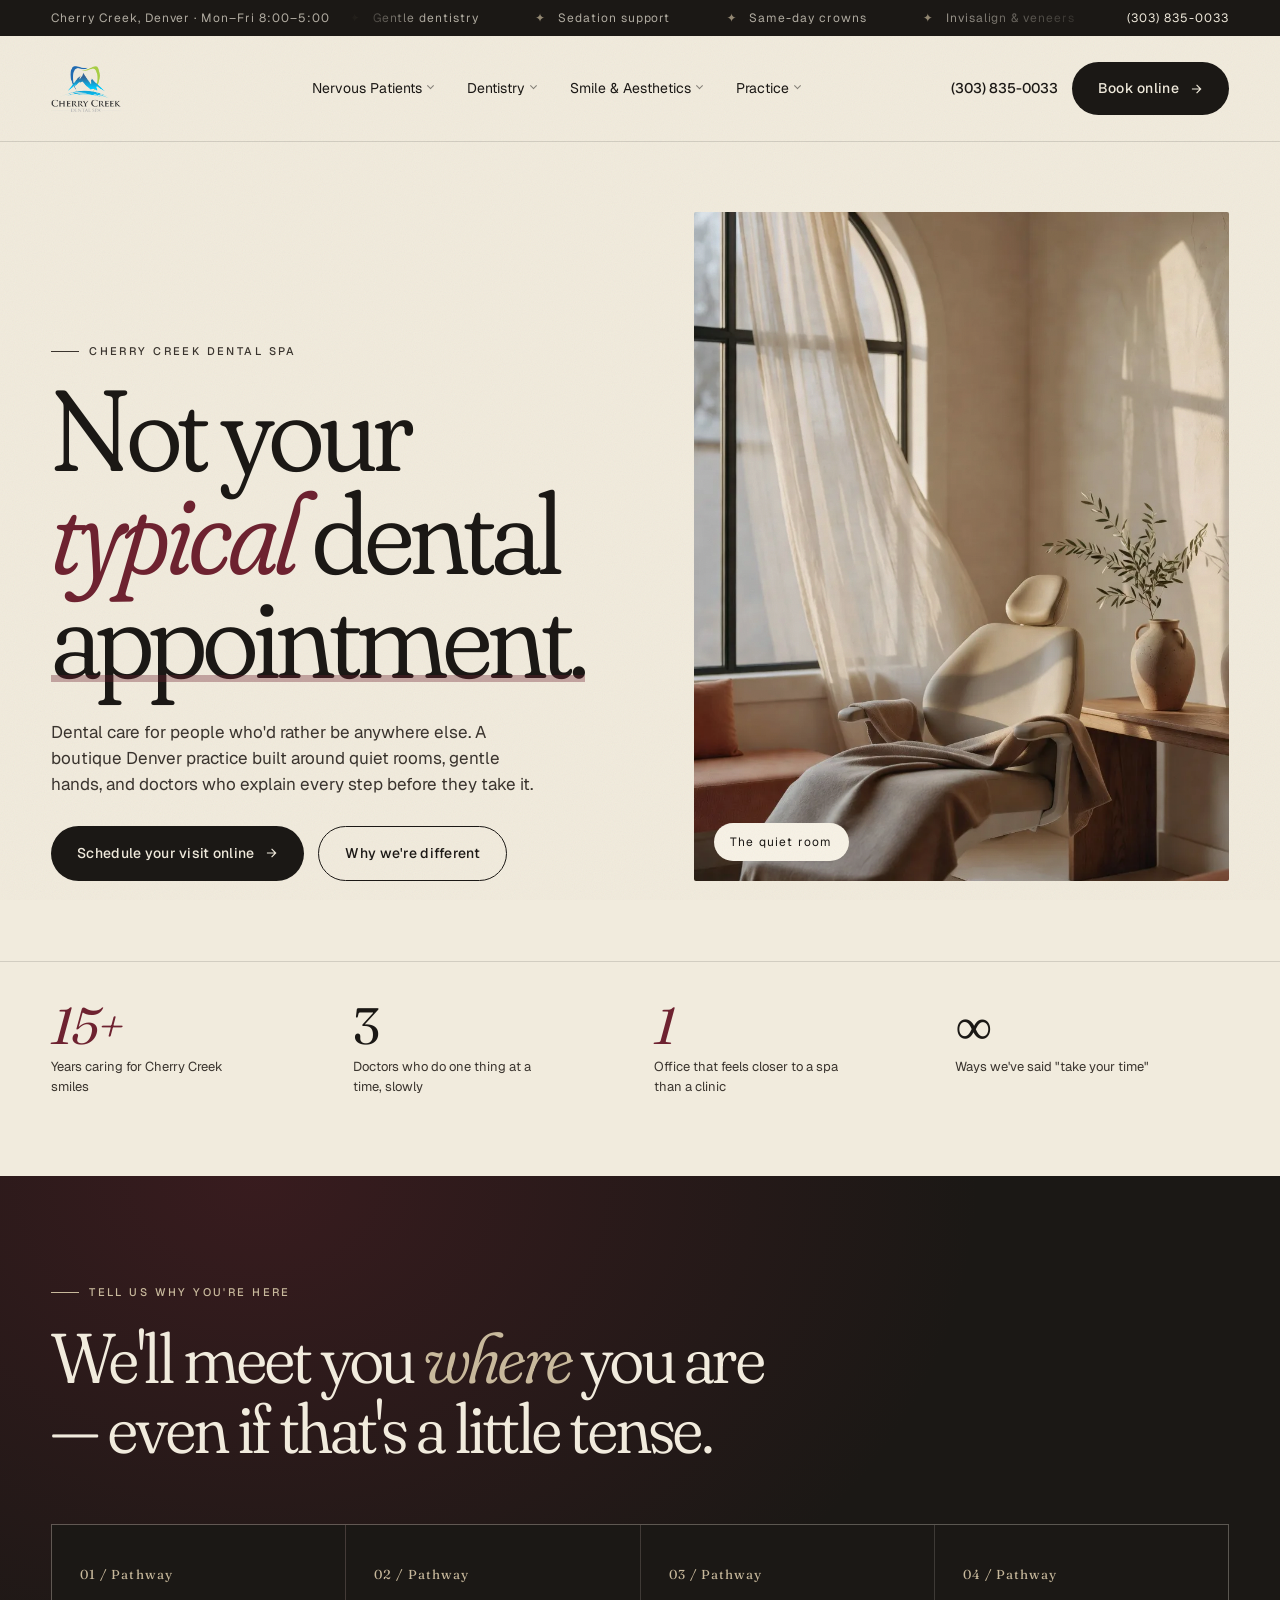
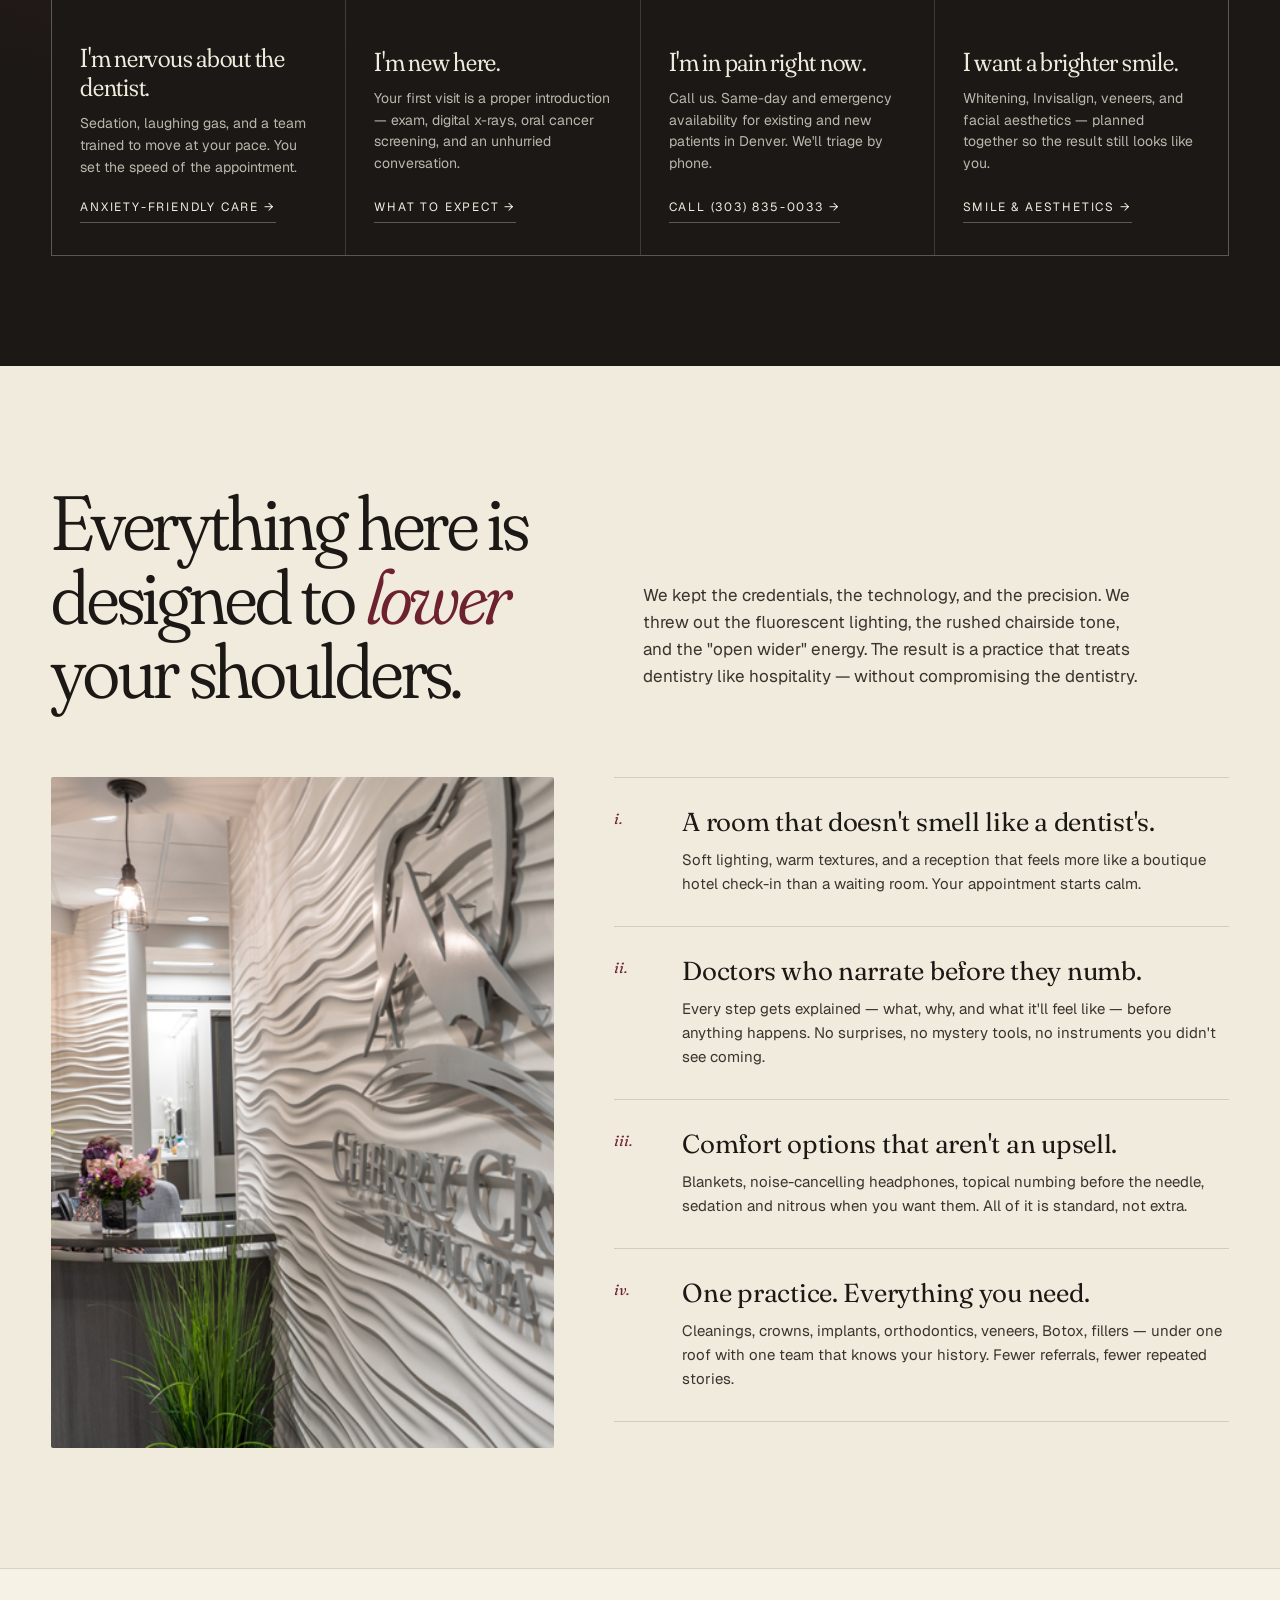
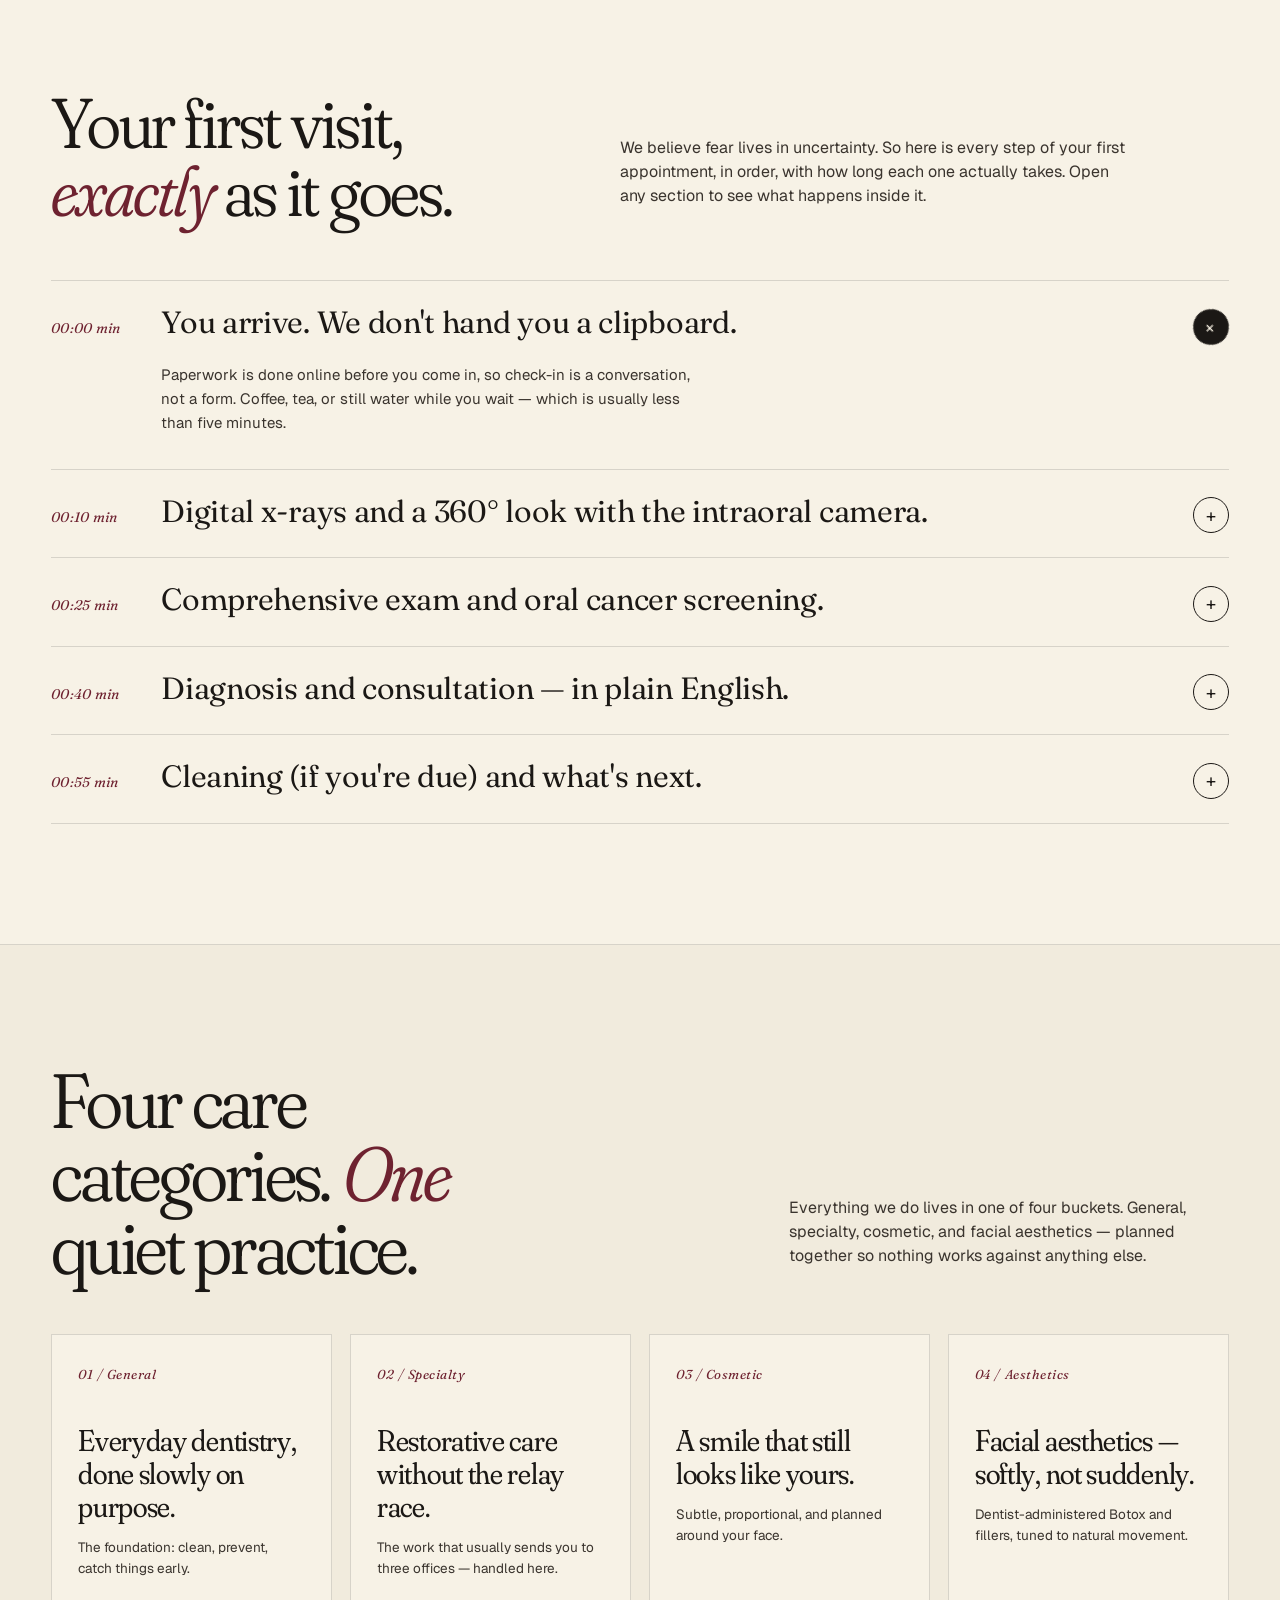
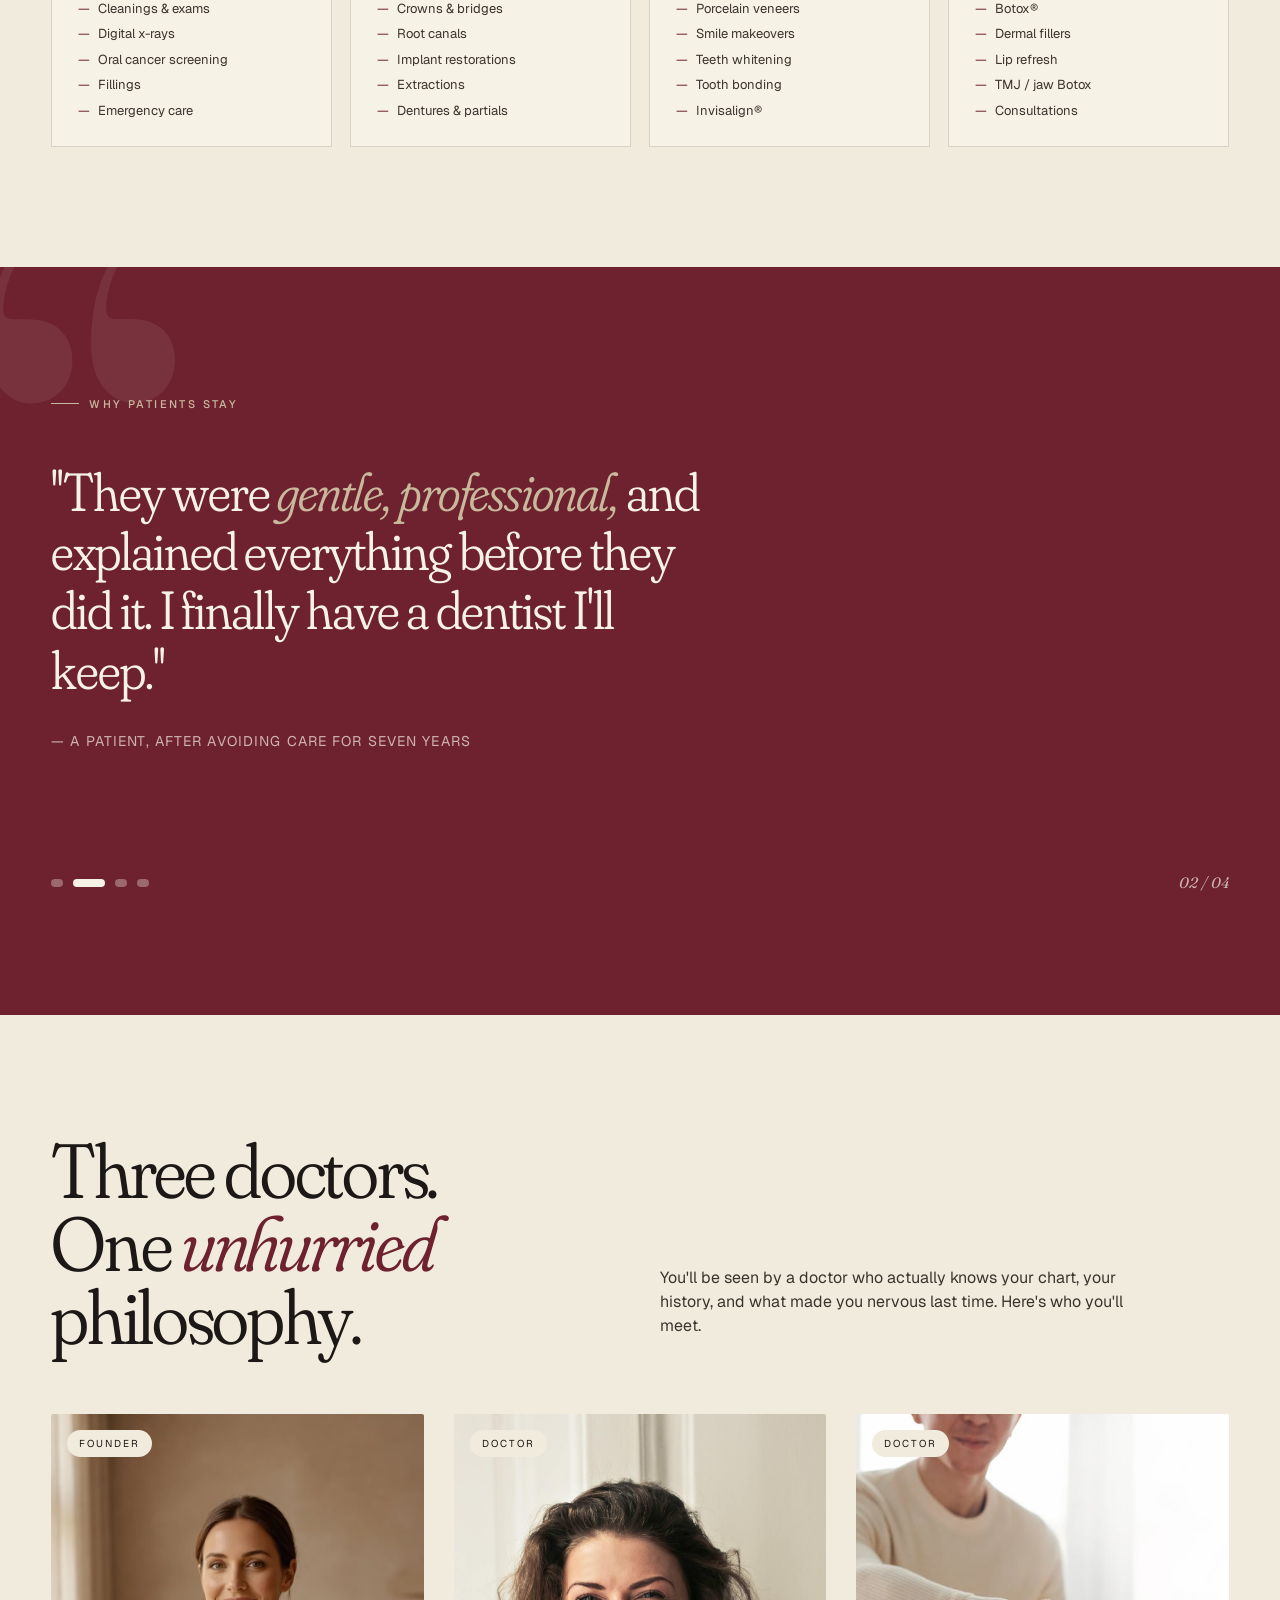
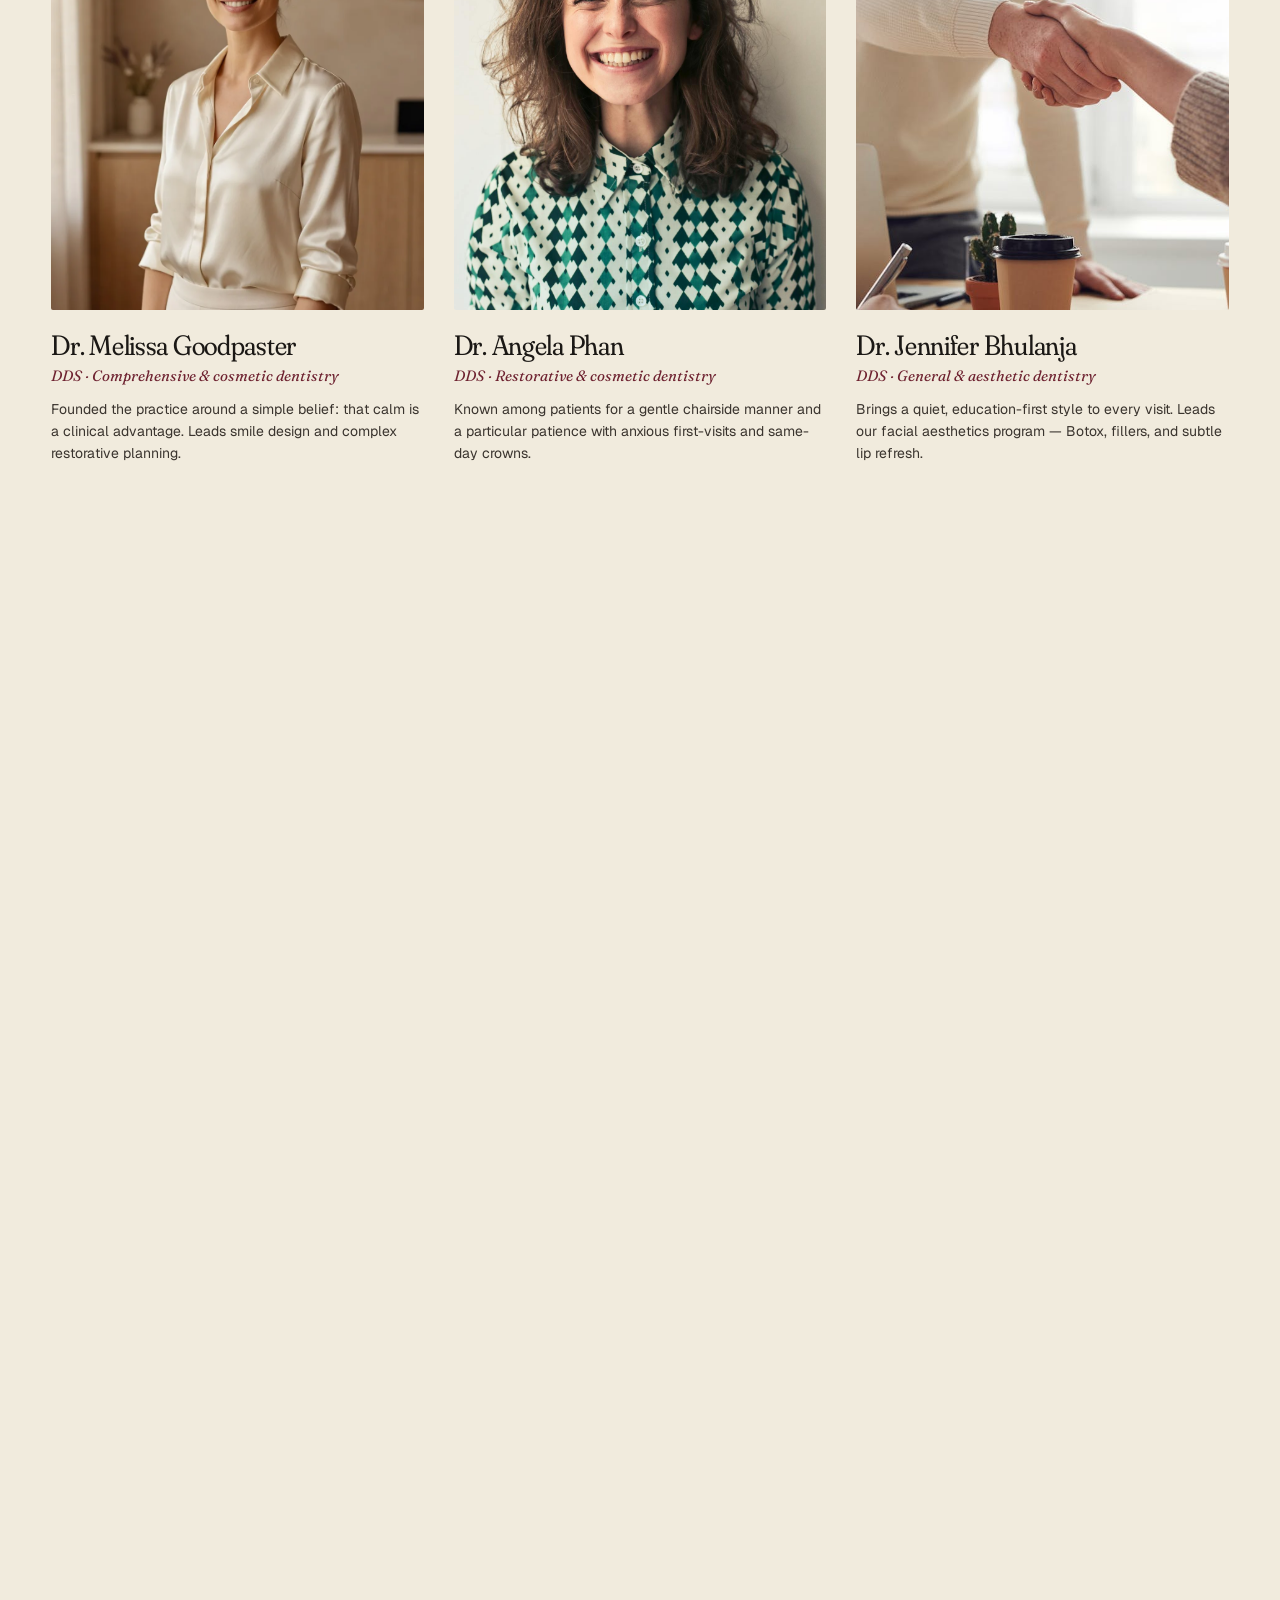
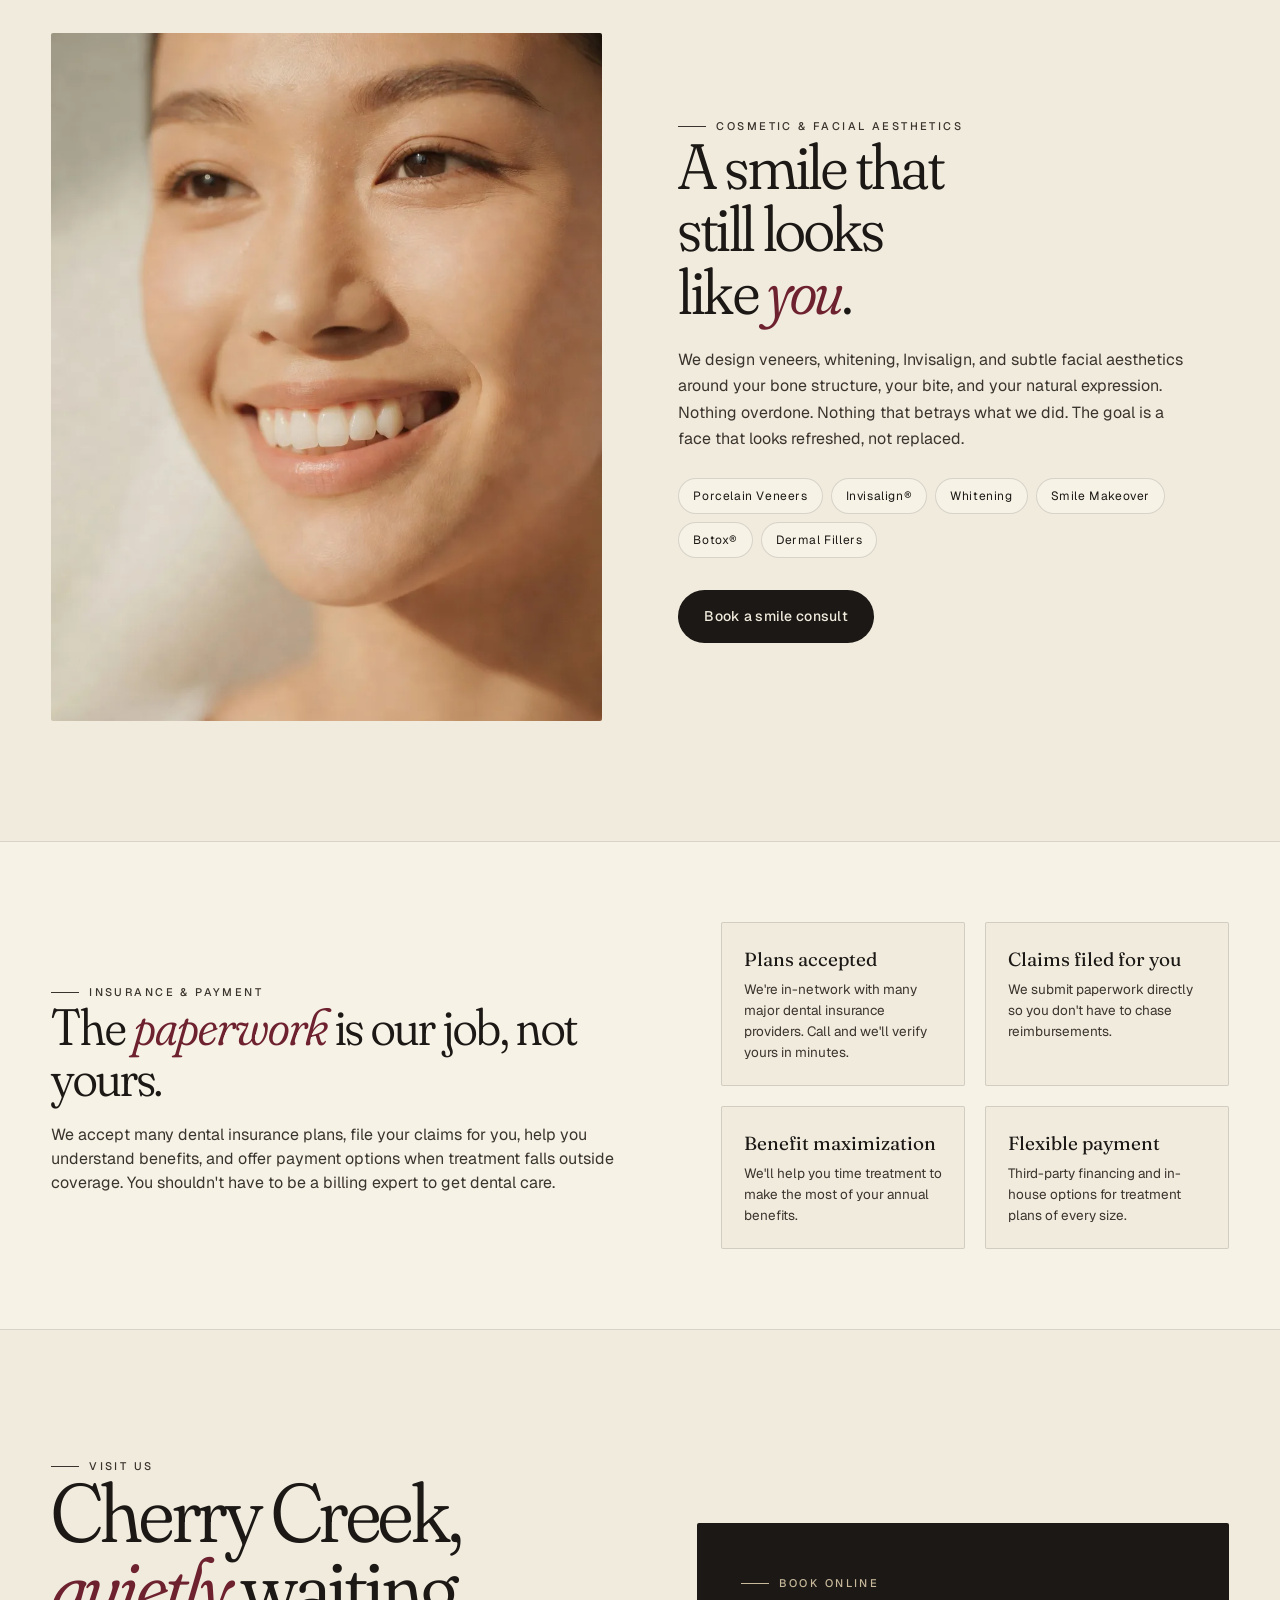
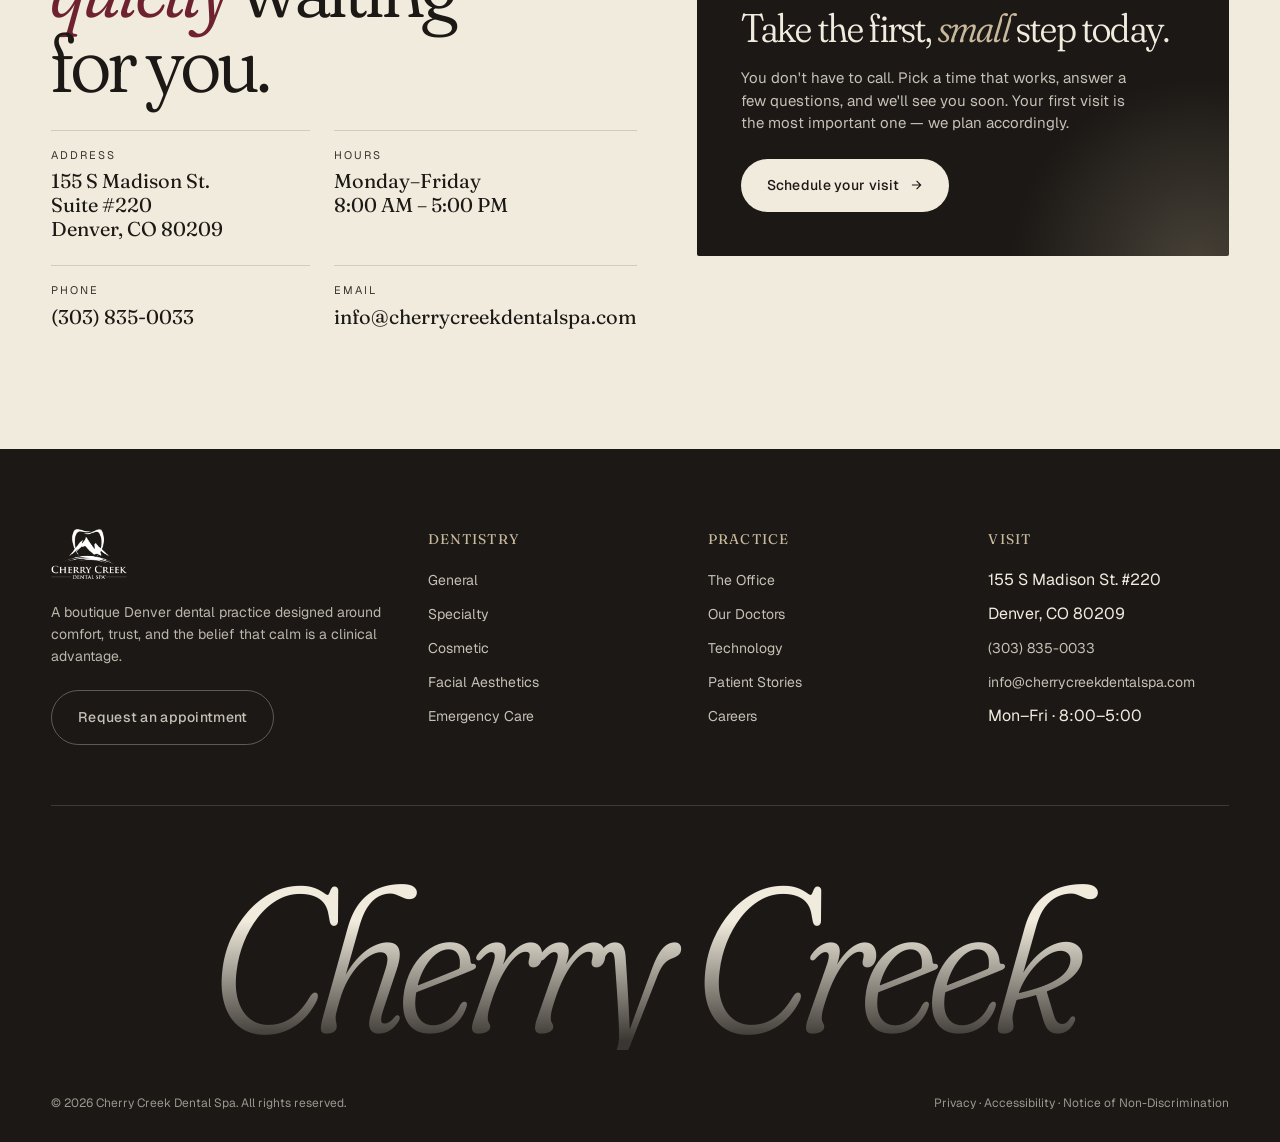
<file: concepts/the-anti-dental-office-9fb0ec51/index.html>
<!DOCTYPE html>
<html lang="en">
<head>
<meta charset="UTF-8">
<meta name="viewport" content="width=device-width, initial-scale=1.0">
<title>Cherry Creek Dental Spa — Not Your Typical Dental Appointment</title>
<meta name="description" content="A boutique Denver dental practice designed for people who'd rather be anywhere else. Gentle care, sedation support, cosmetic dentistry, and facial aesthetics — in a calm, hospitality-minded setting.">
<link rel="icon" href="../../assets/images/cherry-creek-r-logo-500-6a915f4117b9.png">
<link rel="preconnect" href="https://fonts.googleapis.com">
<link rel="preconnect" href="https://fonts.gstatic.com" crossorigin="">
<link href="https://fonts.googleapis.com/css2?family=Fraunces:ital,opsz,wght,SOFT,WONK@0,9..144,300..900,0..100,0..1;1,9..144,300..900,0..100,0..1&family=Geist:wght@300;400;500;600&display=swap" rel="stylesheet">

<link rel="stylesheet" href="assets/styles.css" />
</head>
<body>

<!-- TOP BAR -->
<div class="top-bar" role="region" aria-label="Practice information">
  <span class="hrs">Cherry Creek, Denver · Mon–Fri 8:00–5:00</span>
  <div class="marquee" aria-hidden="true">
    <div class="marquee-track">
      <span>Gentle dentistry</span><span>Sedation support</span><span>Same-day crowns</span><span>Invisalign &amp; veneers</span><span>Botox &amp; dermal fillers</span><span>Anxiety-friendly care</span><span>Gentle dentistry</span><span>Sedation support</span><span>Same-day crowns</span><span>Invisalign &amp; veneers</span><span>Botox &amp; dermal fillers</span><span>Anxiety-friendly care</span>
    </div>
  </div>
  <a class="tel" href="tel:+13038350033">(303) 835-0033</a>
</div>

<!-- HEADER -->
<header class="site">
  <nav class="nav" aria-label="Primary">
    <a class="brand" href="#" aria-label="Cherry Creek Dental Spa home">
      <img src="../../assets/images/cherry-creek-r-logo-500-6a915f4117b9.png" alt="Cherry Creek Dental Spa">
    </a>
    <ul class="primary-menu" role="menubar">
      <li role="none">
        <button class="top" aria-haspopup="true">Nervous Patients</button>
        <div class="mega" role="menu">
          <div class="mega-grid">
            <div class="featured">
              <span class="tag">Start here</span>
              <h4>If the dentist isn't your favorite place — we get it.</h4>
              <p>Sedation options, a gentle pace, plain-English explanations, and zero judgment. Built for people who've put this off for years.</p>
              <a class="cta" href="#">Read what to expect →</a>
            </div>
            <div>
              <h4>Comfort</h4>
              <ul>
                <li><a href="#">Sedation dentistry</a></li>
                <li><a href="#">Laughing gas</a></li>
                <li><a href="#">Numbing without the pinch</a></li>
                <li><a href="#">Headphones &amp; blankets</a></li>
                <li><a href="#">Take it slow appointments</a></li>
              </ul>
            </div>
            <div>
              <h4>First-timers</h4>
              <ul>
                <li><a href="#">Your first visit, step by step</a></li>
                <li><a href="#">Meet the doctors first</a></li>
                <li><a href="#">Questions to ask us</a></li>
                <li><a href="#">Virtual office tour</a></li>
              </ul>
            </div>
            <div>
              <h4>Proof</h4>
              <ul>
                <li><a href="#">Patient stories</a></li>
                <li><a href="#">Review highlights</a></li>
                <li><a href="#">Before &amp; afters</a></li>
                <li><a href="#">Insurance &amp; payment</a></li>
              </ul>
            </div>
          </div>
        </div>
      </li>
      <li role="none">
        <button class="top" aria-haspopup="true">Dentistry</button>
        <div class="mega" role="menu">
          <div class="mega-grid">
            <div>
              <h4>General</h4>
              <ul>
                <li><a href="#">Cleanings &amp; exams</a></li>
                <li><a href="#">Oral cancer screening</a></li>
                <li><a href="#">Fillings</a></li>
                <li><a href="#">Emergency care</a></li>
                <li><a href="#">Children &amp; family</a></li>
              </ul>
            </div>
            <div>
              <h4>Specialty</h4>
              <ul>
                <li><a href="#">Crowns &amp; bridges</a></li>
                <li><a href="#">Root canals</a></li>
                <li><a href="#">Implant restorations</a></li>
                <li><a href="#">Extractions</a></li>
                <li><a href="#">Dentures &amp; partials</a></li>
              </ul>
            </div>
            <div>
              <h4>Advanced</h4>
              <ul>
                <li><a href="#">Same-day crowns</a></li>
                <li><a href="#">Dental implants</a></li>
                <li><a href="#">Orthodontics</a></li>
                <li><a href="#">Digital x-rays</a></li>
                <li><a href="#">Intraoral cameras</a></li>
              </ul>
            </div>
            <div class="featured">
              <span class="tag">New this year</span>
              <h4>Same-day crowns, scanned &amp; placed in one visit.</h4>
              <p>No goopy impressions. No temporary crown. No second trip downtown.</p>
              <a class="cta" href="#">See the tech →</a>
            </div>
          </div>
        </div>
      </li>
      <li role="none">
        <button class="top" aria-haspopup="true">Smile &amp; Aesthetics</button>
        <div class="mega" role="menu">
          <div class="mega-grid">
            <div>
              <h4>Cosmetic</h4>
              <ul>
                <li><a href="#">Smile makeovers</a></li>
                <li><a href="#">Porcelain veneers</a></li>
                <li><a href="#">Teeth whitening</a></li>
                <li><a href="#">Tooth bonding</a></li>
                <li><a href="#">Invisalign®</a></li>
              </ul>
            </div>
            <div>
              <h4>Facial aesthetics</h4>
              <ul>
                <li><a href="#">Botox®</a></li>
                <li><a href="#">Dermal fillers</a></li>
                <li><a href="#">Lip refresh</a></li>
                <li><a href="#">Jaw &amp; TMJ Botox</a></li>
              </ul>
            </div>
            <div>
              <h4>Planning</h4>
              <ul>
                <li><a href="#">Smile consultations</a></li>
                <li><a href="#">Treatment plans</a></li>
                <li><a href="#">Payment options</a></li>
              </ul>
            </div>
            <div class="featured">
              <span class="tag">Atelier</span>
              <h4>Your smile, thoughtfully designed — not manufactured.</h4>
              <p>We shape veneers, whitening, and subtle facial aesthetics around the face you already have.</p>
              <a class="cta" href="#">Book a smile consult →</a>
            </div>
          </div>
        </div>
      </li>
      <li role="none">
        <button class="top" aria-haspopup="true">Practice</button>
        <div class="mega" role="menu">
          <div class="mega-grid">
            <div>
              <h4>About</h4>
              <ul>
                <li><a href="#">Our story</a></li>
                <li><a href="#">The office</a></li>
                <li><a href="#">Our technology</a></li>
                <li><a href="#">Careers</a></li>
              </ul>
            </div>
            <div>
              <h4>Doctors</h4>
              <ul>
                <li><a href="#">Dr. Melissa Goodpaster</a></li>
                <li><a href="#">Dr. Angela Phan</a></li>
                <li><a href="#">Dr. Jennifer Bhulanja</a></li>
                <li><a href="#">Meet the team</a></li>
              </ul>
            </div>
            <div>
              <h4>Patients</h4>
              <ul>
                <li><a href="#">New patient forms</a></li>
                <li><a href="#">Insurance we accept</a></li>
                <li><a href="#">Financing</a></li>
                <li><a href="#">FAQ</a></li>
              </ul>
            </div>
            <div class="featured">
              <span class="tag">Visit</span>
              <h4>155 S Madison St. Suite #220, Denver.</h4>
              <p>Monday through Friday, 8:00–5:00. Free parking on site. Step off the elevator and exhale.</p>
              <a class="cta" href="#">Get directions →</a>
            </div>
          </div>
        </div>
      </li>
    </ul>
    <div class="nav-cta">
      <a href="tel:+13038350033" class="tel" aria-label="Call us">(303) 835-0033</a>
      <a href="https://bookit.dentrixascend.com/soe/new/dental?pid=ASC15000000000755&mode=externalLink" class="btn btn-primary" target="_blank" rel="noopener">
        Book online
        <svg viewBox="0 0 24 24" fill="none" stroke="currentColor" stroke-width="2"><path d="M5 12h14M13 5l7 7-7 7" /></svg>
      </a>
      <button class="hamburger" aria-label="Menu" id="hamburger"><span></span></button>
    </div>
  </nav>
</header>

<!-- HERO -->
<main>
<section class="hero">
  <div class="hero-aside">Denver · Since 2008</div>
  <div class="hero-grid">
    <div>
      <span class="eyebrow reveal">Cherry Creek Dental Spa</span>
      <h1 class="reveal">Not your<br><em>typical</em> dental<br><span class="under">appointment.</span></h1>
      <p class="sub reveal">Dental care for people who'd rather be anywhere else. A boutique Denver practice built around quiet rooms, gentle hands, and doctors who explain every step before they take it.</p>
      <div class="hero-ctas reveal">
        <a href="https://bookit.dentrixascend.com/soe/new/dental?pid=ASC15000000000755&mode=externalLink" target="_blank" rel="noopener" class="btn btn-primary">
          Schedule your visit online
          <svg viewBox="0 0 24 24" fill="none" stroke="currentColor" stroke-width="2"><path d="M5 12h14M13 5l7 7-7 7" /></svg>
        </a>
        <a href="#experience" class="btn btn-ghost">Why we're different</a>
      </div>
    </div>
    <div class="hero-media reveal">
      <img src="../../assets/images/pzreytyw69faef3eje6dkrwn2yrprh18-99ec9cc5567c.webp" alt="Calm boutique dental treatment room with warm natural light and a cashmere throw">
      <span class="tag">The quiet room</span>
    </div>
  </div>
</section>

<section class="proof" aria-label="Practice highlights">
  <div class="reveal">
    <span class="n"><em>15+</em></span>
    <span class="l">Years caring for Cherry Creek smiles</span>
  </div>
  <div class="reveal">
    <span class="n">3</span>
    <span class="l">Doctors who do one thing at a time, slowly</span>
  </div>
  <div class="reveal">
    <span class="n"><em>1</em></span>
    <span class="l">Office that feels closer to a spa than a clinic</span>
  </div>
  <div class="reveal">
    <span class="n">∞</span>
    <span class="l">Ways we've said "take your time"</span>
  </div>
</section>

<!-- PATHWAYS -->
<section class="pathways" id="pathways">
  <div class="pathways-inner">
    <span class="eyebrow reveal">Tell us why you're here</span>
    <h2 class="reveal">We'll meet you <em>where</em> you are — even if that's a little tense.</h2>
    <div class="path-grid">
      <div class="path reveal">
        <span class="num">01 / Pathway</span>
        <div>
          <h3>I'm nervous about the dentist.</h3>
          <p>Sedation, laughing gas, and a team trained to move at your pace. You set the speed of the appointment.</p>
        </div>
        <a href="#" class="arrow">Anxiety-friendly care →</a>
      </div>
      <div class="path reveal">
        <span class="num">02 / Pathway</span>
        <div>
          <h3>I'm new here.</h3>
          <p>Your first visit is a proper introduction — exam, digital x-rays, oral cancer screening, and an unhurried conversation.</p>
        </div>
        <a href="#first-visit" class="arrow">What to expect →</a>
      </div>
      <div class="path reveal">
        <span class="num">03 / Pathway</span>
        <div>
          <h3>I'm in pain right now.</h3>
          <p>Call us. Same-day and emergency availability for existing and new patients in Denver. We'll triage by phone.</p>
        </div>
        <a href="tel:+13038350033" class="arrow">Call (303) 835-0033 →</a>
      </div>
      <div class="path reveal">
        <span class="num">04 / Pathway</span>
        <div>
          <h3>I want a brighter smile.</h3>
          <p>Whitening, Invisalign, veneers, and facial aesthetics — planned together so the result still looks like you.</p>
        </div>
        <a href="#cosmetic" class="arrow">Smile &amp; aesthetics →</a>
      </div>
    </div>
  </div>
</section>

<!-- EXPERIENCE -->
<section class="experience" id="experience">
  <div class="exp-top">
    <h2 class="reveal">Everything here is<br>designed to <em>lower</em><br>your shoulders.</h2>
    <p class="reveal">We kept the credentials, the technology, and the precision. We threw out the fluorescent lighting, the rushed chairside tone, and the "open wider" energy. The result is a practice that treats dentistry like hospitality — without compromising the dentistry.</p>
  </div>
  <div class="exp-grid">
    <div class="exp-img reveal">
      <img src="../../assets/images/cherry-creek-dental-spa-office-02-7a401aea9474.jpg" alt="Comfortable reception lounge at Cherry Creek Dental Spa">
    </div>
    <div class="exp-list">
      <div class="exp-item reveal">
        <div class="exp-num">i.</div>
        <div>
          <h3>A room that doesn't smell like a dentist's.</h3>
          <p>Soft lighting, warm textures, and a reception that feels more like a boutique hotel check-in than a waiting room. Your appointment starts calm.</p>
        </div>
      </div>
      <div class="exp-item reveal">
        <div class="exp-num">ii.</div>
        <div>
          <h3>Doctors who narrate before they numb.</h3>
          <p>Every step gets explained — what, why, and what it'll feel like — before anything happens. No surprises, no mystery tools, no instruments you didn't see coming.</p>
        </div>
      </div>
      <div class="exp-item reveal">
        <div class="exp-num">iii.</div>
        <div>
          <h3>Comfort options that aren't an upsell.</h3>
          <p>Blankets, noise-cancelling headphones, topical numbing before the needle, sedation and nitrous when you want them. All of it is standard, not extra.</p>
        </div>
      </div>
      <div class="exp-item reveal">
        <div class="exp-num">iv.</div>
        <div>
          <h3>One practice. Everything you need.</h3>
          <p>Cleanings, crowns, implants, orthodontics, veneers, Botox, fillers — under one roof with one team that knows your history. Fewer referrals, fewer repeated stories.</p>
        </div>
      </div>
    </div>
  </div>
</section>

<!-- FIRST VISIT -->
<section class="first-visit" id="first-visit">
  <div class="fv-inner">
    <div class="fv-head">
      <h2 class="reveal">Your first visit,<br><em>exactly</em> as it goes.</h2>
      <p class="reveal">We believe fear lives in uncertainty. So here is every step of your first appointment, in order, with how long each one actually takes. Open any section to see what happens inside it.</p>
    </div>
    <details class="step" open>
      <summary>
        <span class="time">00:00 min</span>
        <span class="title">You arrive. We don't hand you a clipboard.</span>
        <span class="plus" aria-hidden="true">+</span>
      </summary>
      <div class="body">
        Paperwork is done online before you come in, so check-in is a conversation, not a form. Coffee, tea, or still water while you wait — which is usually less than five minutes.
      </div>
    </details>
    <details class="step">
      <summary>
        <span class="time">00:10 min</span>
        <span class="title">Digital x-rays and a 360° look with the intraoral camera.</span>
        <span class="plus" aria-hidden="true">+</span>
      </summary>
      <div class="body">
        Low-radiation digital x-rays and a tiny camera we use to show you — on a screen — exactly what we're seeing. No guessing, no "trust me."
      </div>
    </details>
    <details class="step">
      <summary>
        <span class="time">00:25 min</span>
        <span class="title">Comprehensive exam and oral cancer screening.</span>
        <span class="plus" aria-hidden="true">+</span>
      </summary>
      <div class="body">
        Your doctor reviews teeth, gums, bite, jaw joints, and soft tissues carefully. We flag nothing we're not 100% sure about. We never pressure you into same-day treatment.
      </div>
    </details>
    <details class="step">
      <summary>
        <span class="time">00:40 min</span>
        <span class="title">Diagnosis and consultation — in plain English.</span>
        <span class="plus" aria-hidden="true">+</span>
      </summary>
      <div class="body">
        We walk through what's healthy, what needs attention, and what's cosmetic-only. You leave with a written plan, clear costs, and zero homework.
      </div>
    </details>
    <details class="step">
      <summary>
        <span class="time">00:55 min</span>
        <span class="title">Cleaning (if you're due) and what's next.</span>
        <span class="plus" aria-hidden="true">+</span>
      </summary>
      <div class="body">
        If your gums are healthy and you're ready, we clean the same day. Otherwise, we schedule your next visit based on what's comfortable — not what's fastest for us.
      </div>
    </details>
  </div>
</section>

<!-- SERVICES -->
<section class="services" id="services">
  <div class="sv-head">
    <h2 class="reveal">Four care<br>categories. <em>One</em><br>quiet practice.</h2>
    <p class="reveal">Everything we do lives in one of four buckets. General, specialty, cosmetic, and facial aesthetics — planned together so nothing works against anything else.</p>
  </div>
  <div class="sv-grid">
    <article class="sv-card reveal">
      <span class="n">01 / General</span>
      <h3>Everyday dentistry, done slowly on purpose.</h3>
      <p>The foundation: clean, prevent, catch things early.</p>
      <ul>
        <li>Cleanings &amp; exams</li>
        <li>Digital x-rays</li>
        <li>Oral cancer screening</li>
        <li>Fillings</li>
        <li>Emergency care</li>
      </ul>
    </article>
    <article class="sv-card reveal">
      <span class="n">02 / Specialty</span>
      <h3>Restorative care without the relay race.</h3>
      <p>The work that usually sends you to three offices — handled here.</p>
      <ul>
        <li>Crowns &amp; bridges</li>
        <li>Root canals</li>
        <li>Implant restorations</li>
        <li>Extractions</li>
        <li>Dentures &amp; partials</li>
      </ul>
    </article>
    <article class="sv-card reveal">
      <span class="n">03 / Cosmetic</span>
      <h3>A smile that still looks like yours.</h3>
      <p>Subtle, proportional, and planned around your face.</p>
      <ul>
        <li>Porcelain veneers</li>
        <li>Smile makeovers</li>
        <li>Teeth whitening</li>
        <li>Tooth bonding</li>
        <li>Invisalign®</li>
      </ul>
    </article>
    <article class="sv-card reveal">
      <span class="n">04 / Aesthetics</span>
      <h3>Facial aesthetics — softly, not suddenly.</h3>
      <p>Dentist-administered Botox and fillers, tuned to natural movement.</p>
      <ul>
        <li>Botox®</li>
        <li>Dermal fillers</li>
        <li>Lip refresh</li>
        <li>TMJ / jaw Botox</li>
        <li>Consultations</li>
      </ul>
    </article>
  </div>
</section>

<!-- TESTIMONIALS -->
<section class="testimonials" id="stories">
  <div class="tm-inner">
    <span class="eyebrow reveal">Why patients stay</span>
    <div class="tm-track" id="tmTrack">
      <div class="tm-slide active">
        <blockquote>"It honestly didn't feel like a dental office at all. I was <em>relaxed</em> the whole time — which I've never said before."</blockquote>
        <cite>— A patient, on their first cleaning</cite>
      </div>
      <div class="tm-slide">
        <blockquote>"They were <em>gentle, professional,</em> and explained everything before they did it. I finally have a dentist I'll keep."</blockquote>
        <cite>— A patient, after avoiding care for seven years</cite>
      </div>
      <div class="tm-slide">
        <blockquote>"The whole place feels <em>unlike</em> a typical dentist — calm, thoughtful, and weirdly lovely."</blockquote>
        <cite>— A new cosmetic consult</cite>
      </div>
      <div class="tm-slide">
        <blockquote>"I came in for whitening and ended up with the first honest treatment plan I've <em>ever</em> been given."</blockquote>
        <cite>— A longtime Cherry Creek resident</cite>
      </div>
    </div>
    <div class="tm-controls">
      <div class="tm-dots" id="tmDots" role="tablist">
        <button class="active" aria-label="Story 1"></button>
        <button aria-label="Story 2"></button>
        <button aria-label="Story 3"></button>
        <button aria-label="Story 4"></button>
      </div>
      <span class="tm-count" id="tmCount">01 / 04</span>
    </div>
  </div>
</section>

<!-- DOCTORS -->
<section class="doctors" id="doctors">
  <div class="dr-head">
    <h2 class="reveal">Three doctors.<br>One <em>unhurried</em> philosophy.</h2>
    <p class="reveal">You'll be seen by a doctor who actually knows your chart, your history, and what made you nervous last time. Here's who you'll meet.</p>
  </div>
  <div class="dr-grid">
    <article class="dr-card reveal">
      <div class="dr-portrait">
        <span class="chip">Founder</span>
        <img src="../../assets/images/go69faef3few1emym6b6sju96dgyz4c2-e6c1e25f9784.webp" alt="Portrait of Dr. Melissa Goodpaster">
      </div>
      <h3>Dr. Melissa Goodpaster</h3>
      <span class="role">DDS · Comprehensive &amp; cosmetic dentistry</span>
      <p>Founded the practice around a simple belief: that calm is a clinical advantage. Leads smile design and complex restorative planning.</p>
    </article>
    <article class="dr-card reveal">
      <div class="dr-portrait">
        <span class="chip">Doctor</span>
        <img src="../../assets/images/pexels-photo-774909-19aa022dc92e.jpg" alt="Portrait of Dr. Angela Phan">
      </div>
      <h3>Dr. Angela Phan</h3>
      <span class="role">DDS · Restorative &amp; cosmetic dentistry</span>
      <p>Known among patients for a gentle chairside manner and a particular patience with anxious first-visits and same-day crowns.</p>
    </article>
    <article class="dr-card reveal">
      <div class="dr-portrait">
        <span class="chip">Doctor</span>
        <img src="../../assets/images/pexels-photo-3184465-f860265733ca.jpg" alt="Portrait of Dr. Jennifer Bhulanja">
      </div>
      <h3>Dr. Jennifer Bhulanja</h3>
      <span class="role">DDS · General &amp; aesthetic dentistry</span>
      <p>Brings a quiet, education-first style to every visit. Leads our facial aesthetics program — Botox, fillers, and subtle lip refresh.</p>
    </article>
  </div>
</section>

<!-- SPLIT: TECHNOLOGY -->
<section class="split" id="technology">
  <div class="text reveal">
    <span class="eyebrow">Modern technology</span>
    <h2>Precision tools.<br><em>Human</em> pace.</h2>
    <p>Digital x-rays with a fraction of the radiation. Intraoral cameras so you see exactly what we see. Same-day CEREC crowns — scanned, milled, and placed in a single visit, with no goopy impressions. Everything in service of fewer appointments, clearer conversations, and calmer outcomes.</p>
    <div class="chips">
      <span>Digital X-rays</span><span>Intraoral Cameras</span><span>Same-day Crowns</span><span>3D Imaging</span><span>Digital Scans</span><span>Oral Cancer Screening</span>
    </div>
    <a href="#" class="btn btn-ghost">Tour the technology</a>
  </div>
  <div class="img reveal">
    <img src="../../assets/images/cherry-creek-dental-spa-office-06-558f202cea47.jpg" alt="Branded reception and interior at Cherry Creek Dental Spa">
  </div>
</section>

<!-- SPLIT: COSMETIC -->
<section class="split rev" id="cosmetic">
  <div class="text reveal">
    <span class="eyebrow">Cosmetic &amp; facial aesthetics</span>
    <h2>A smile that<br>still looks<br>like <em>you</em>.</h2>
    <p>We design veneers, whitening, Invisalign, and subtle facial aesthetics around your bone structure, your bite, and your natural expression. Nothing overdone. Nothing that betrays what we did. The goal is a face that looks refreshed, not replaced.</p>
    <div class="chips">
      <span>Porcelain Veneers</span><span>Invisalign®</span><span>Whitening</span><span>Smile Makeover</span><span>Botox®</span><span>Dermal Fillers</span>
    </div>
    <a href="#" class="btn btn-primary">Book a smile consult</a>
  </div>
  <div class="img reveal">
    <img src="../../assets/images/yugblys869faef3f94ionc6ltwxsfvh8-a075364e4c70.webp" alt="Soft editorial close-up of a natural, radiant smile">
  </div>
</section>

<!-- INSURANCE -->
<section class="insurance" id="insurance">
  <div class="ins-inner">
    <div class="reveal">
      <span class="eyebrow">Insurance &amp; payment</span>
      <h2>The <em>paperwork</em> is our job, not yours.</h2>
      <p>We accept many dental insurance plans, file your claims for you, help you understand benefits, and offer payment options when treatment falls outside coverage. You shouldn't have to be a billing expert to get dental care.</p>
    </div>
    <div class="ins-points reveal">
      <div>
        <h4>Plans accepted</h4>
        <p>We're in-network with many major dental insurance providers. Call and we'll verify yours in minutes.</p>
      </div>
      <div>
        <h4>Claims filed for you</h4>
        <p>We submit paperwork directly so you don't have to chase reimbursements.</p>
      </div>
      <div>
        <h4>Benefit maximization</h4>
        <p>We'll help you time treatment to make the most of your annual benefits.</p>
      </div>
      <div>
        <h4>Flexible payment</h4>
        <p>Third-party financing and in-house options for treatment plans of every size.</p>
      </div>
    </div>
  </div>
</section>

<!-- VISIT -->
<section class="visit" id="visit">
  <div class="reveal">
    <span class="eyebrow">Visit us</span>
    <h2>Cherry Creek,<br><em>quietly</em> waiting<br>for you.</h2>
    <div class="details">
      <div>
        <div class="l">Address</div>
        <div class="v">155 S Madison St.<br>Suite #220<br>Denver, CO 80209</div>
      </div>
      <div>
        <div class="l">Hours</div>
        <div class="v">Monday–Friday<br>8:00 AM – 5:00 PM</div>
      </div>
      <div>
        <div class="l">Phone</div>
        <div class="v"><a href="tel:+13038350033">(303) 835-0033</a></div>
      </div>
      <div>
        <div class="l">Email</div>
        <div class="v"><a href="mailto:info@cherrycreekdentalspa.com">info@cherrycreekdentalspa.com</a></div>
      </div>
    </div>
  </div>
  <div class="visit-card reveal">
    <span class="eyebrow">Book online</span>
    <h3>Take the first, <em>small</em> step today.</h3>
    <p>You don't have to call. Pick a time that works, answer a few questions, and we'll see you soon. Your first visit is the most important one — we plan accordingly.</p>
    <a href="https://bookit.dentrixascend.com/soe/new/dental?pid=ASC15000000000755&mode=externalLink" target="_blank" rel="noopener" class="btn btn-primary">
      Schedule your visit
      <svg viewBox="0 0 24 24" fill="none" stroke="currentColor" stroke-width="2"><path d="M5 12h14M13 5l7 7-7 7" /></svg>
    </a>
  </div>
</section>
</main>

<!-- FOOTER -->
<footer class="site">
  <div class="ft-top">
    <div class="ft-brand">
      <img src="../../assets/images/cherry-creek-r-logo-500-6a915f4117b9.png" alt="Cherry Creek Dental Spa">
      <p>A boutique Denver dental practice designed around comfort, trust, and the belief that calm is a clinical advantage.</p>
      <a href="https://bookit.dentrixascend.com/soe/new/dental?pid=ASC15000000000755&mode=externalLink" target="_blank" rel="noopener" class="btn btn-ghost" style="border-color:rgba(241,235,221,.4);color:var(--paper)">Request an appointment</a>
    </div>
    <div>
      <h4>Dentistry</h4>
      <ul>
        <li><a href="#">General</a></li>
        <li><a href="#">Specialty</a></li>
        <li><a href="#">Cosmetic</a></li>
        <li><a href="#">Facial Aesthetics</a></li>
        <li><a href="#">Emergency Care</a></li>
      </ul>
    </div>
    <div>
      <h4>Practice</h4>
      <ul>
        <li><a href="#">The Office</a></li>
        <li><a href="#">Our Doctors</a></li>
        <li><a href="#">Technology</a></li>
        <li><a href="#">Patient Stories</a></li>
        <li><a href="#">Careers</a></li>
      </ul>
    </div>
    <div>
      <h4>Visit</h4>
      <ul>
        <li>155 S Madison St. #220</li>
        <li>Denver, CO 80209</li>
        <li><a href="tel:+13038350033">(303) 835-0033</a></li>
        <li><a href="mailto:info@cherrycreekdentalspa.com">info@cherrycreekdentalspa.com</a></li>
        <li>Mon–Fri · 8:00–5:00</li>
      </ul>
    </div>
  </div>
  <div class="ft-wordmark" aria-hidden="true">Cherry Creek</div>
  <div class="ft-bottom">
    <span>© <span id="year"></span> Cherry Creek Dental Spa. All rights reserved.</span>
    <span><a href="#">Privacy</a> · <a href="#">Accessibility</a> · <a href="#">Notice of Non-Discrimination</a></span>
  </div>
</footer>

<!-- Sticky CTA -->
<div class="sticky-cta" id="stickyCta" aria-hidden="true">
  <a href="https://bookit.dentrixascend.com/soe/new/dental?pid=ASC15000000000755&mode=externalLink" target="_blank" rel="noopener" class="btn btn-primary">
    Schedule your visit
    <svg viewBox="0 0 24 24" fill="none" stroke="currentColor" stroke-width="2"><path d="M5 12h14M13 5l7 7-7 7" /></svg>
  </a>
</div>


<script src="assets/app.js"></script>
</body>
</html>
</file>
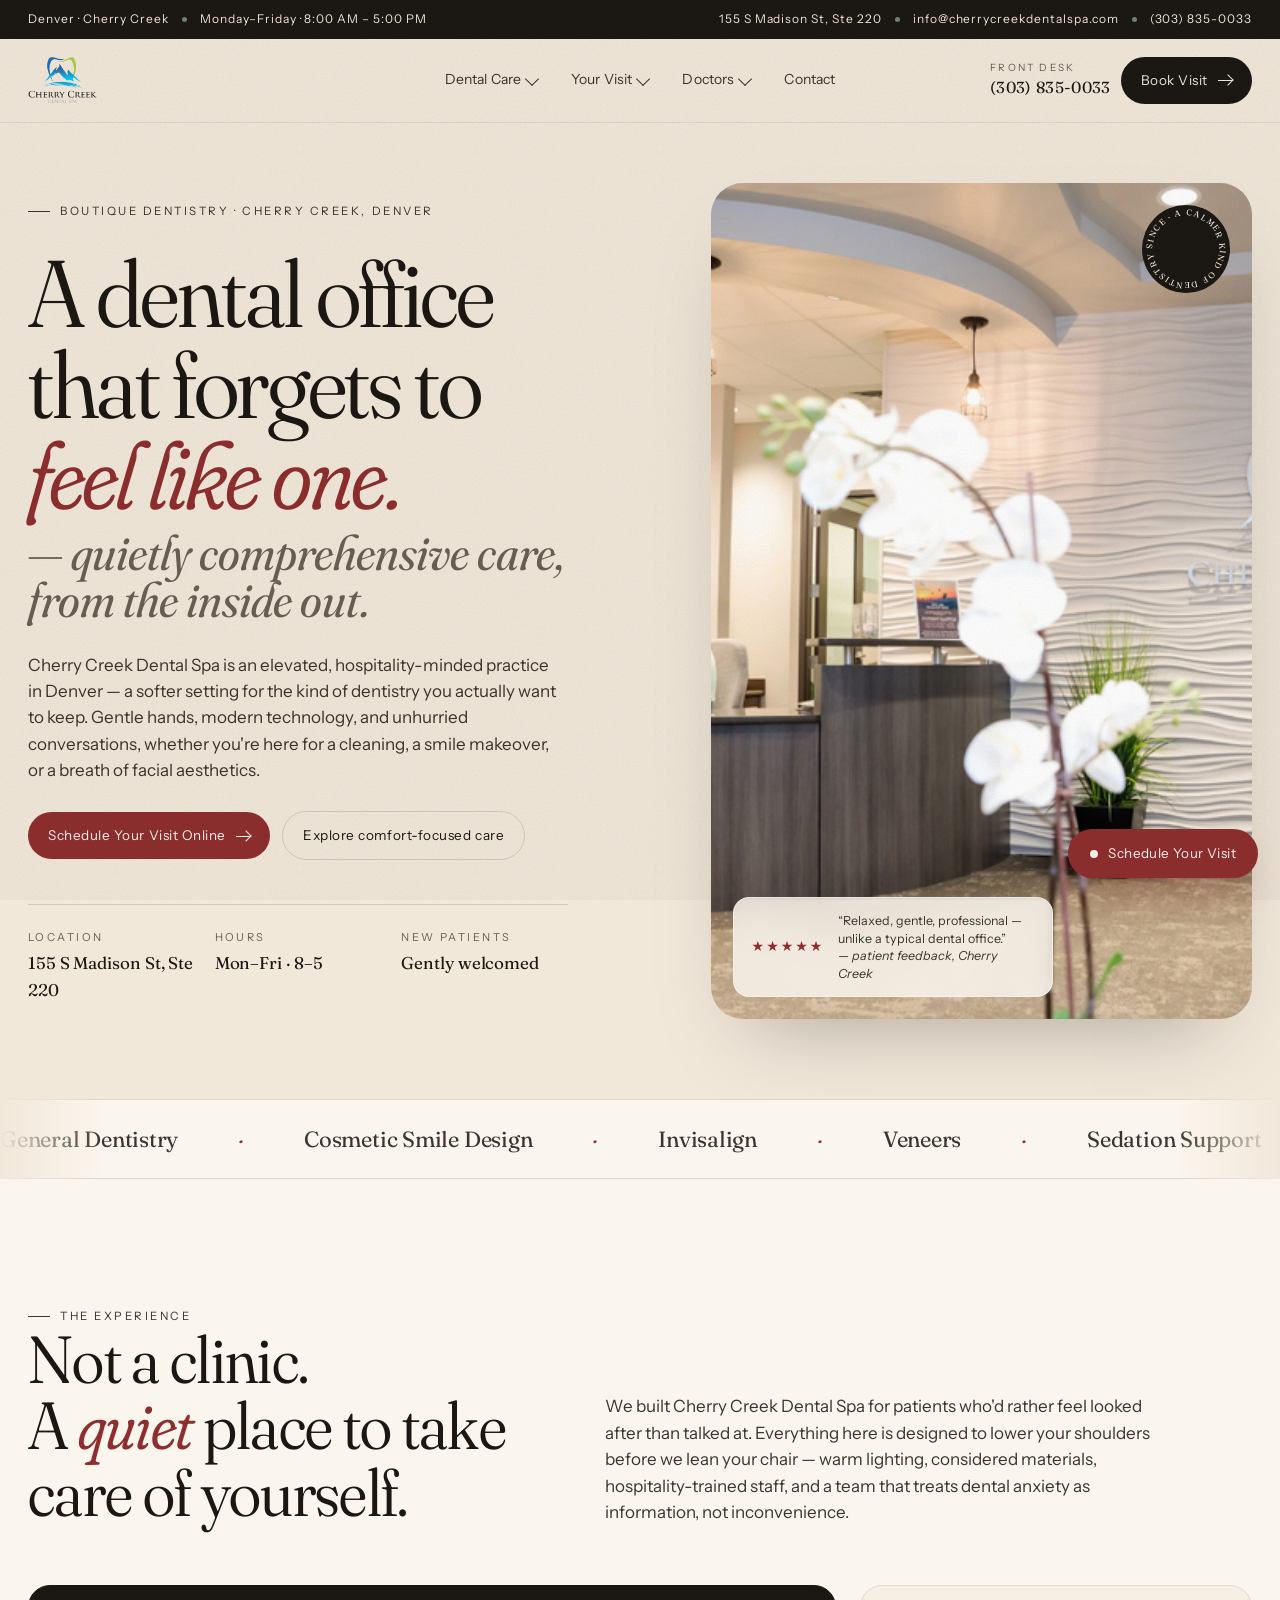
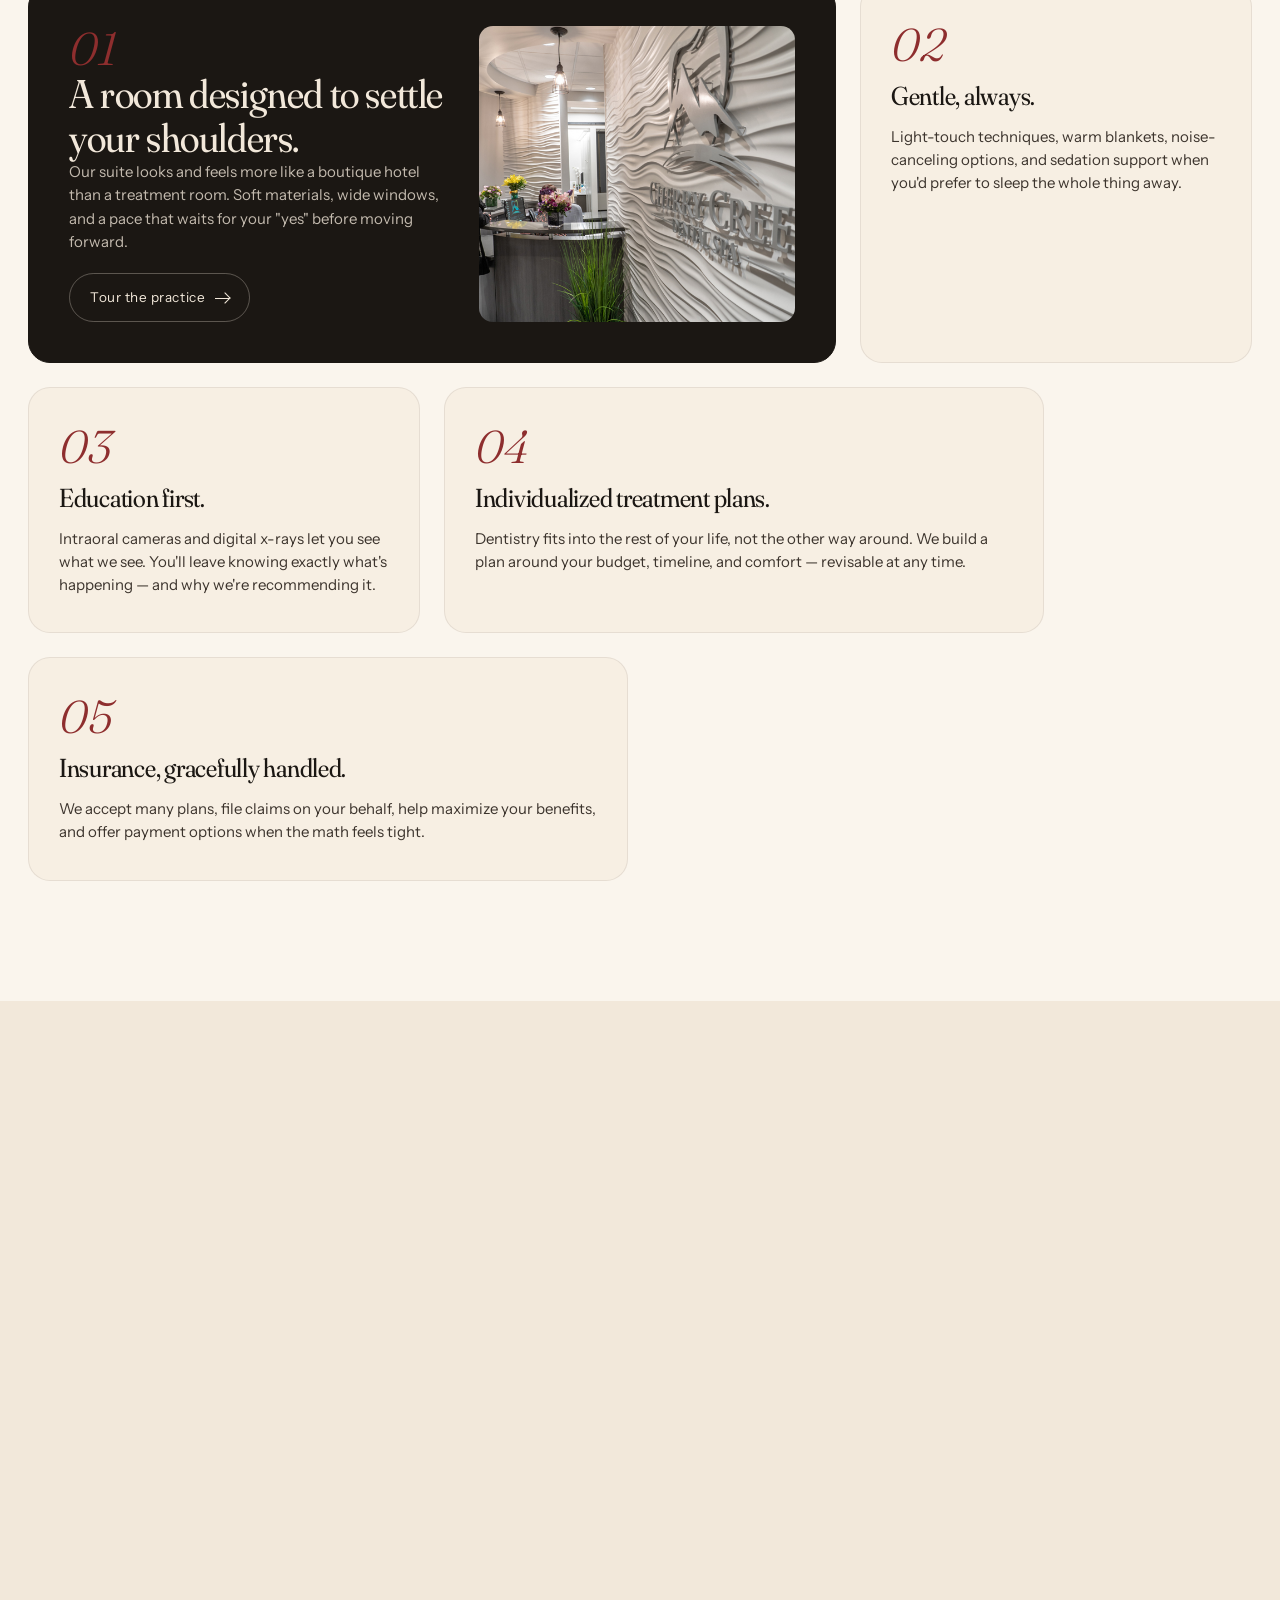
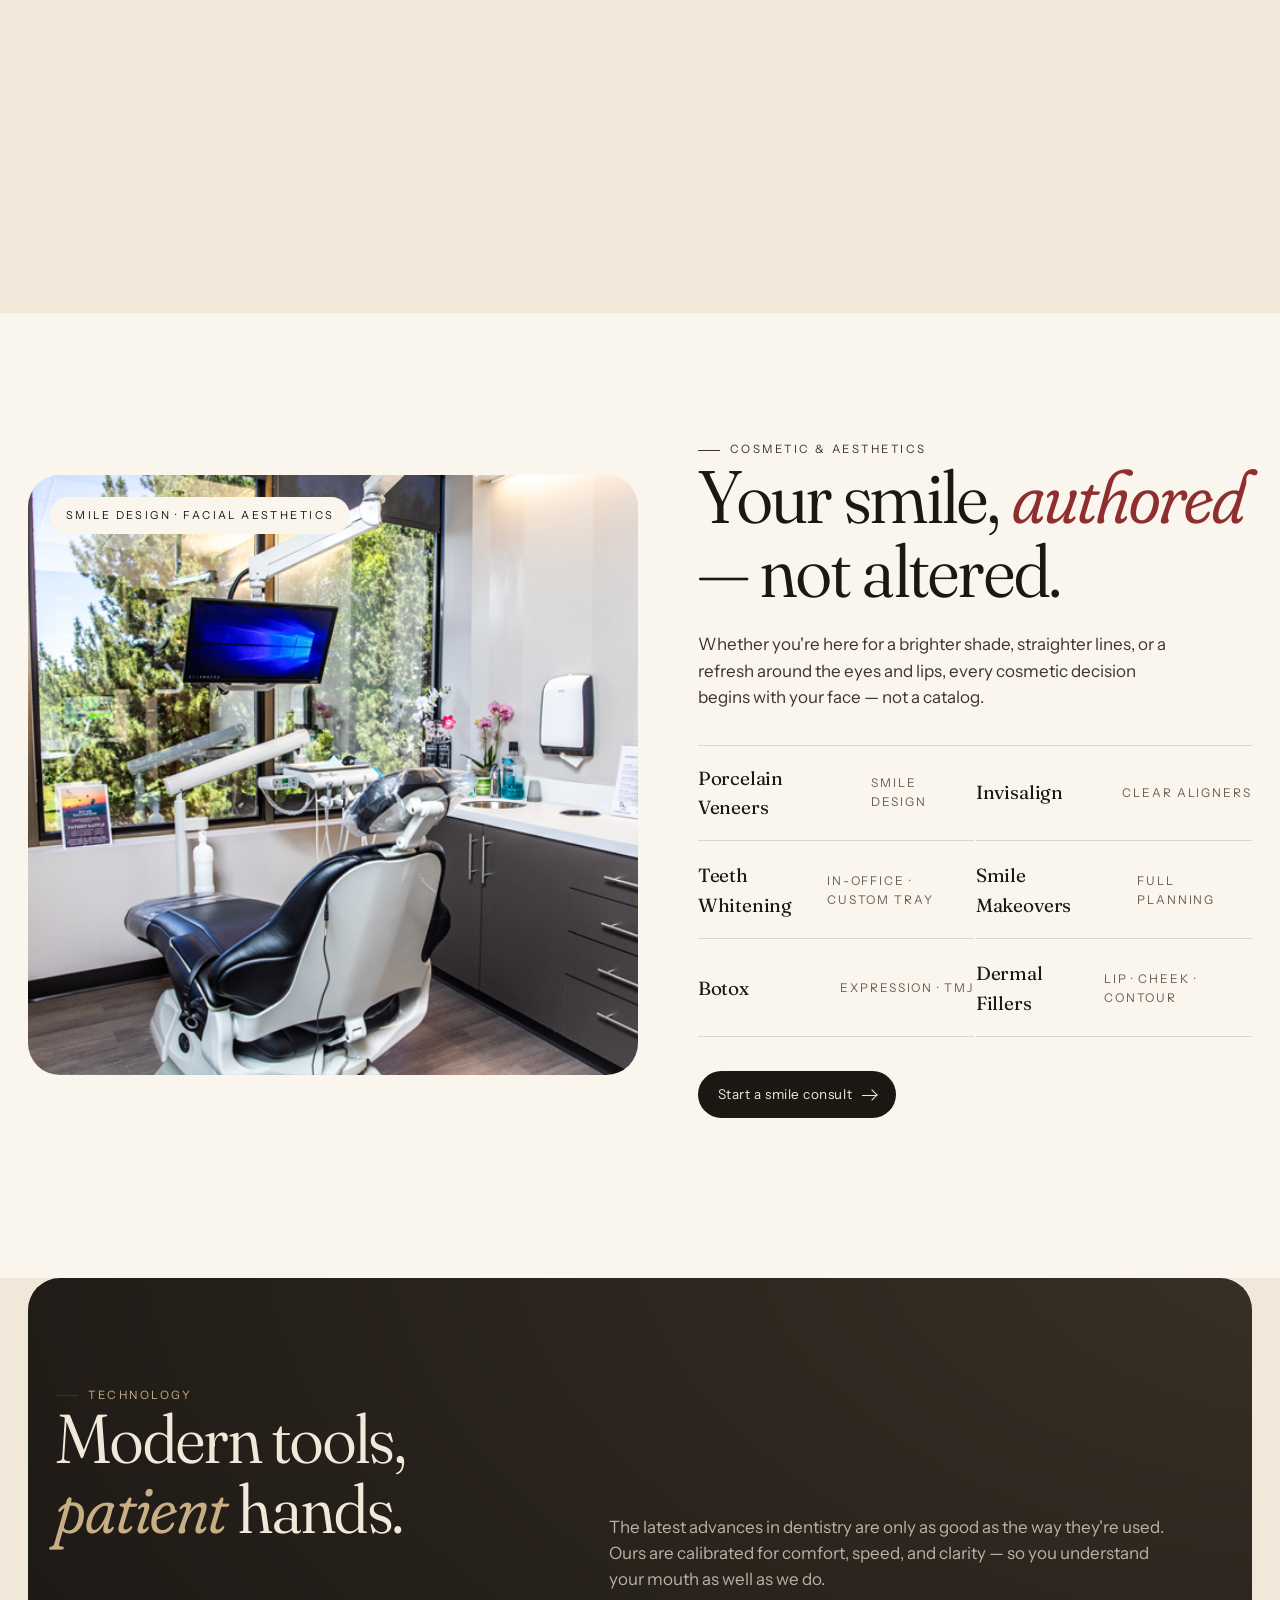
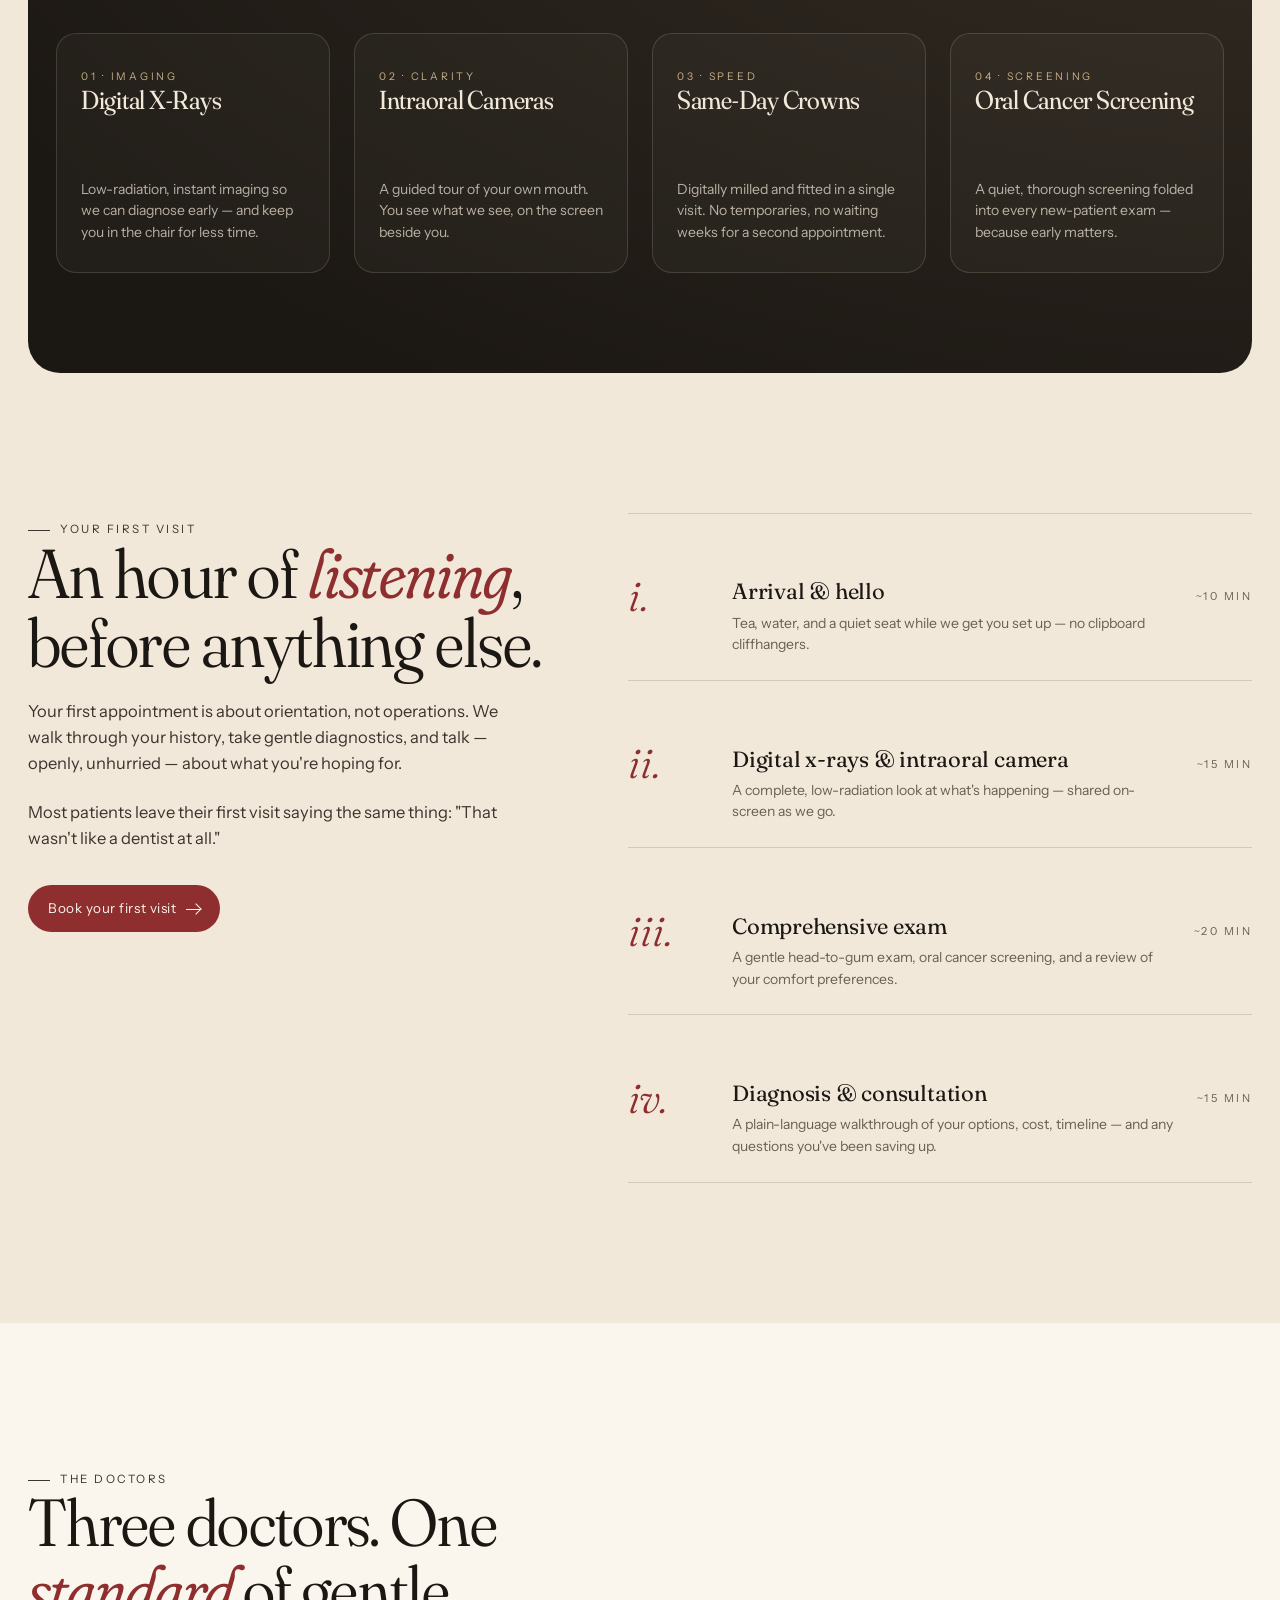
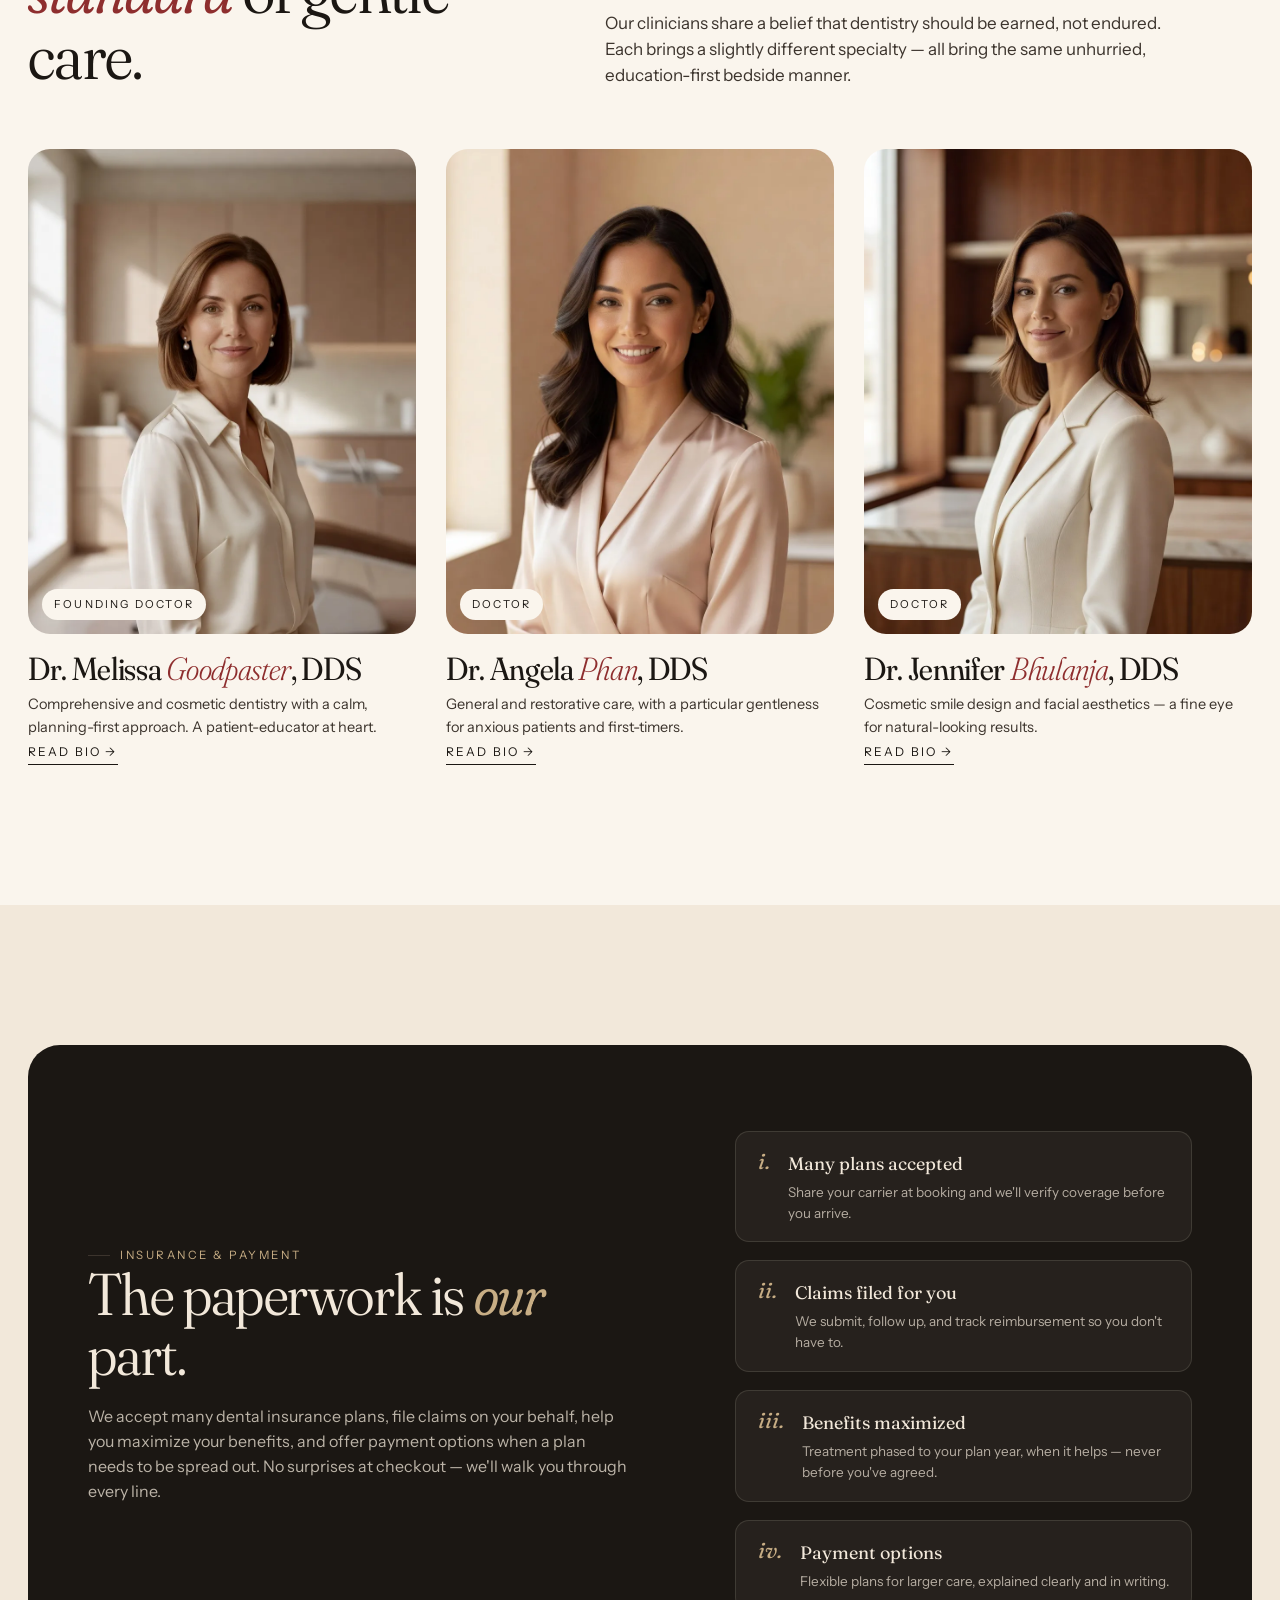
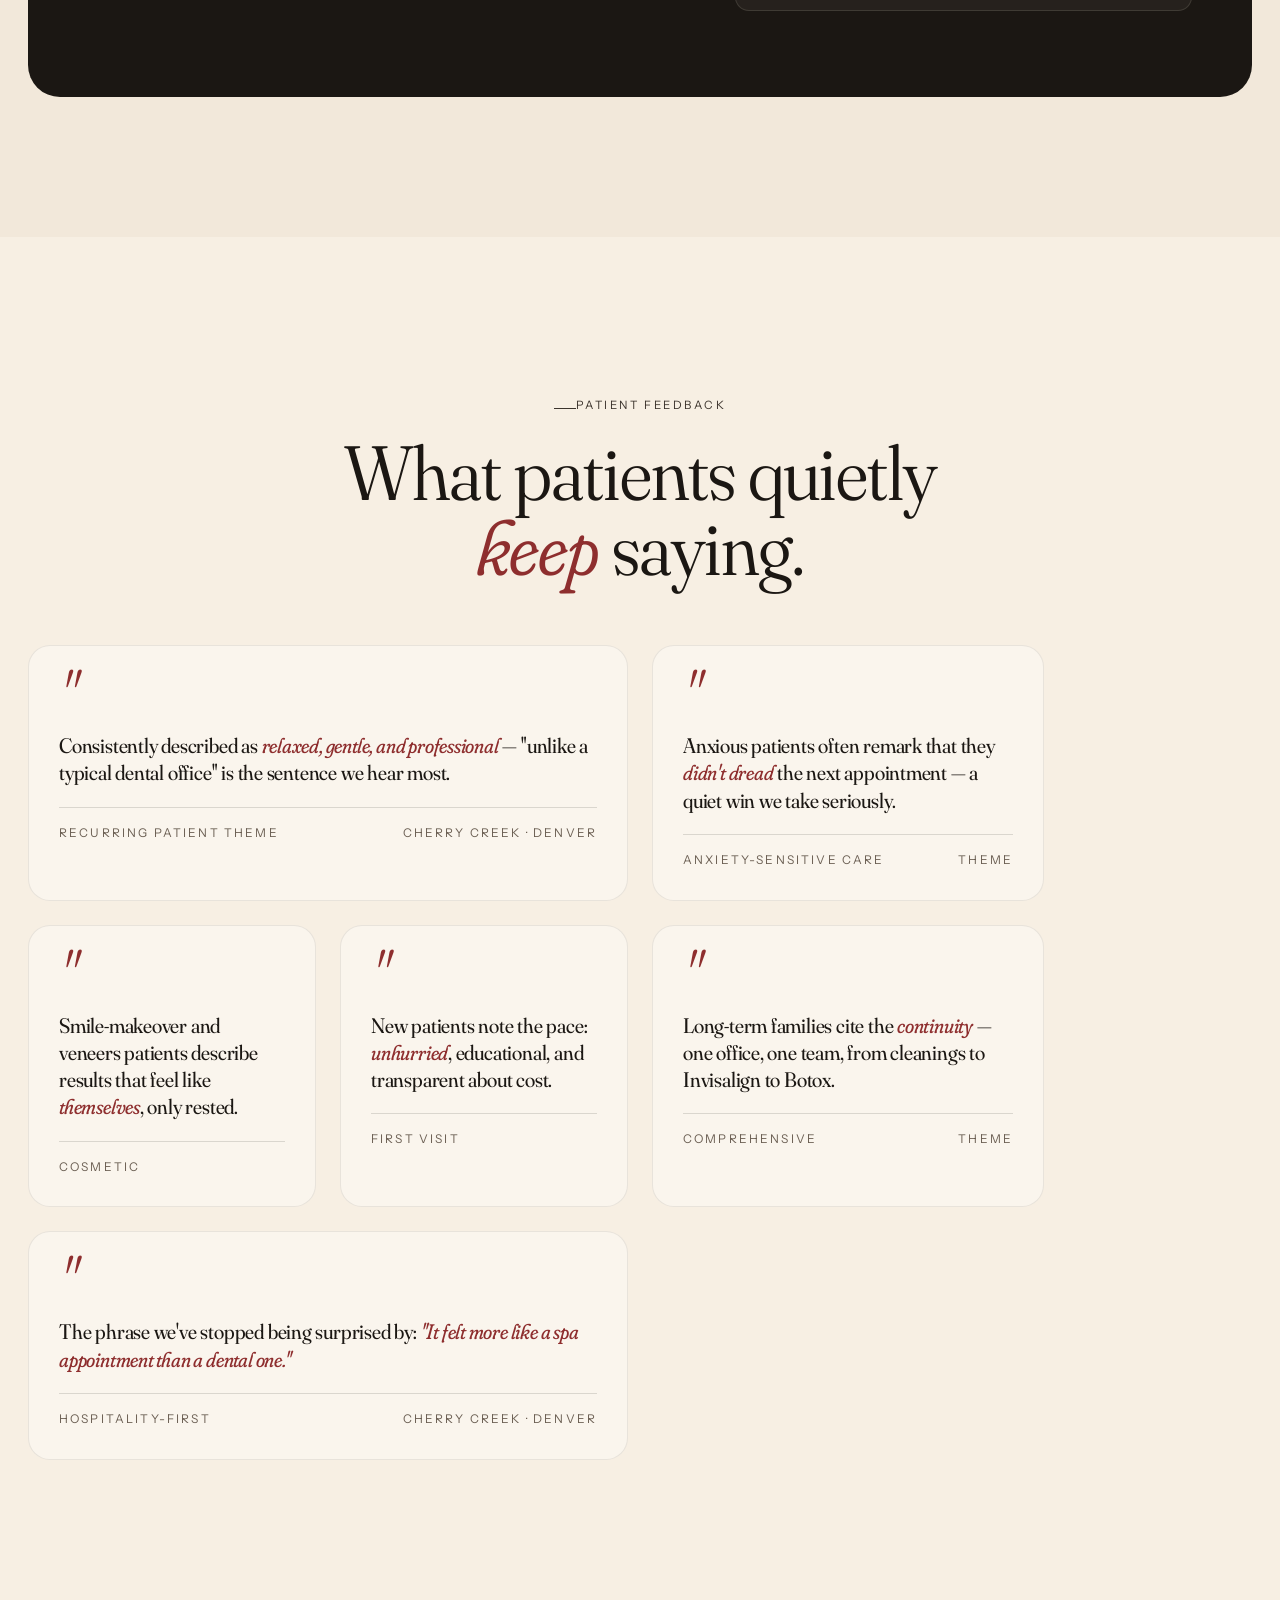
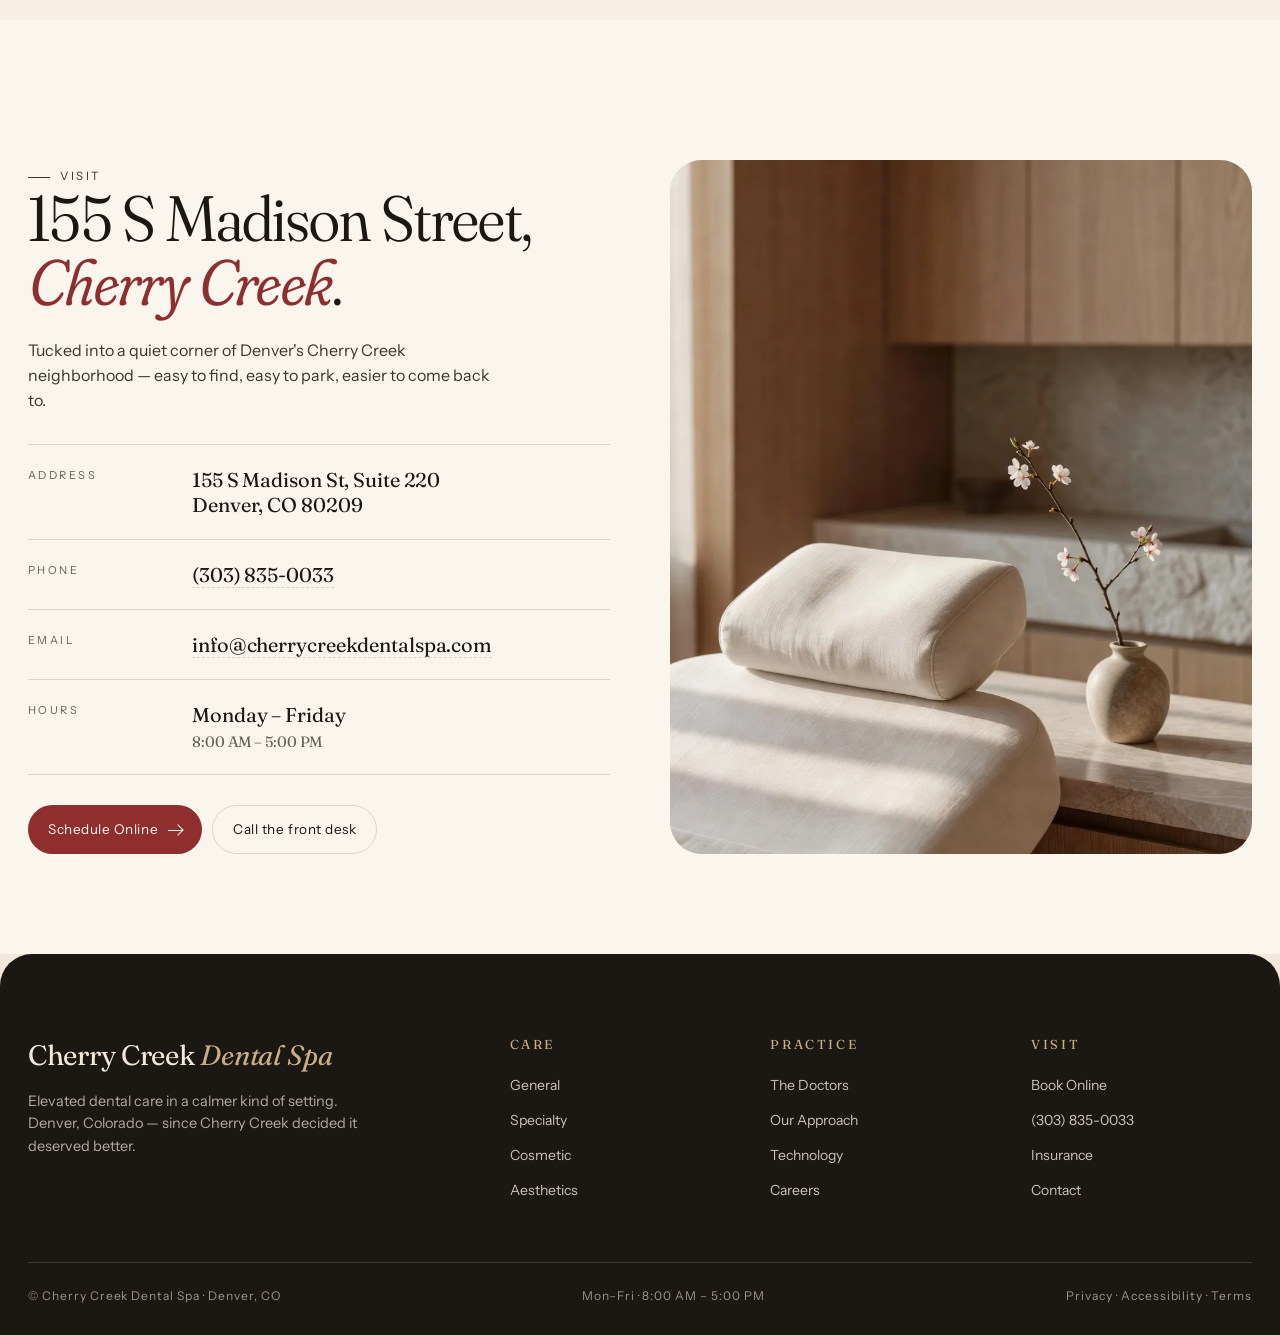
<file: concepts/the-boutique-calm-9fb0ec51/index.html>
<!DOCTYPE html>
<html lang="en">
<head>
<meta charset="utf-8">
<title>Cherry Creek Dental Spa — Boutique Dentistry in Denver, CO</title>
<meta name="description" content="An elevated, comfort-focused dental practice in Denver's Cherry Creek. Gentle general, cosmetic, and facial aesthetic care with sedation support and modern technology.">
<meta name="viewport" content="width=device-width, initial-scale=1">
<link rel="preconnect" href="https://fonts.googleapis.com">
<link rel="preconnect" href="https://fonts.gstatic.com" crossorigin="">
<link href="https://fonts.googleapis.com/css2?family=Fraunces:ital,opsz,wght@0,9..144,300..600;1,9..144,300..600&family=Instrument+Sans:ital,wght@0,400;0,500;0,600;1,400&display=swap" rel="stylesheet">

<link rel="stylesheet" href="assets/styles.css" />
</head>
<body>

<!-- Top Bar -->
<div class="topbar" role="region" aria-label="Practice info">
 <div class="container">
 <div class="row">
 <div>
 <span>Denver · Cherry Creek</span>
 <span class="dot topbar-sep" aria-hidden="true"></span>
 <span class="topbar-hours">Monday–Friday · 8:00 AM – 5:00 PM</span>
 </div>
 <div class="topbar-contact">
 <a href="#">155 S Madison St, Ste 220</a>
 <span class="dot" aria-hidden="true"></span>
 <a href="mailto:info@cherrycreekdentalspa.com">info@cherrycreekdentalspa.com</a>
 <span class="dot" aria-hidden="true"></span>
 <a href="tel:3038350033">(303) 835-0033</a>
 </div>
 </div>
 </div>
</div>

<!-- Header -->
<header class="header" role="banner">
  <nav class="nav" aria-label="Primary">
    <a href="#" class="brand" aria-label="Cherry Creek Dental Spa home">
      <img src="../../assets/images/cherry-creek-r-logo-500-6a915f4117b9.png" alt="Cherry Creek Dental Spa">
    </a>

    <ul class="nav-links" id="primary-menu">
      <li data-menu="care">
        <button aria-expanded="false" aria-controls="mega-care">Dental Care <i class="caret" aria-hidden="true"></i></button>
        <div class="mega" id="mega-care" role="region">
          <div class="mega-inner">
            <div>
              <h5>General</h5>
              <ul>
                <li><a href="#">Cleanings &amp; Exams</a></li>
                <li><a href="#">Crowns &amp; Bridges</a></li>
                <li><a href="#">Same-Day Crowns</a></li>
                <li><a href="#">Implant Restorations</a></li>
                <li><a href="#">Dentures</a></li>
                <li><a href="#">Emergency Care</a></li>
              </ul>
            </div>
            <div>
              <h5>Specialty</h5>
              <ul>
                <li><a href="#">Root Canals</a></li>
                <li><a href="#">Extractions</a></li>
                <li><a href="#">Dental Implants</a></li>
                <li><a href="#">Orthodontics</a></li>
                <li><a href="#">Sedation Dentistry</a></li>
              </ul>
            </div>
            <div>
              <h5>Cosmetic</h5>
              <ul>
                <li><a href="#">Smile Makeovers</a></li>
                <li><a href="#">Porcelain Veneers</a></li>
                <li><a href="#">Invisalign</a></li>
                <li><a href="#">Teeth Whitening</a></li>
              </ul>
            </div>
            <div>
              <h5>Aesthetics</h5>
              <ul>
                <li><a href="#">Botox</a></li>
                <li><a href="#">Dermal Fillers</a></li>
                <li><a href="#">Facial Harmony</a></li>
              </ul>
            </div>
            <div class="mega-feature">
              <span class="tag">Nervous about dentistry?</span>
              <h6>Comfort-focused care, from the first hello.</h6>
              <p>Sedation support, unhurried consultations, and a room designed to settle your shoulders.</p>
              <a href="#">Explore comfort options →</a>
            </div>
          </div>
        </div>
      </li>

      <li data-menu="visit">
        <button aria-expanded="false" aria-controls="mega-visit">Your Visit <i class="caret" aria-hidden="true"></i></button>
        <div class="mega" id="mega-visit" role="region">
          <div class="mega-inner">
            <div>
              <h5>New Patients</h5>
              <ul>
                <li><a href="#">What to Expect</a></li>
                <li><a href="#">First Visit Checklist</a></li>
                <li><a href="#">New Patient Forms</a></li>
                <li><a href="#">The Practice</a></li>
              </ul>
            </div>
            <div>
              <h5>Financial</h5>
              <ul>
                <li><a href="#">Insurance Accepted</a></li>
                <li><a href="#">Payment Options</a></li>
                <li><a href="#">Maximize Benefits</a></li>
              </ul>
            </div>
            <div>
              <h5>Comfort</h5>
              <ul>
                <li><a href="#">Sedation Dentistry</a></li>
                <li><a href="#">Anxiety Support</a></li>
                <li><a href="#">Amenities</a></li>
              </ul>
            </div>
            <div>
              <h5>Resources</h5>
              <ul>
                <li><a href="#">Patient Education</a></li>
                <li><a href="#">FAQs</a></li>
                <li><a href="#">Reviews</a></li>
              </ul>
            </div>
            <div class="mega-feature">
              <span class="tag">New here</span>
              <h6>Your first appointment, unhurried.</h6>
              <p>Comprehensive exam, digital x-rays, intraoral cameras, oral cancer screening, and a conversation about you.</p>
              <a href="#">Read the first-visit guide →</a>
            </div>
          </div>
        </div>
      </li>

      <li data-menu="doctors">
        <button aria-expanded="false" aria-controls="mega-doctors">Doctors <i class="caret" aria-hidden="true"></i></button>
        <div class="mega" id="mega-doctors" role="region">
          <div class="mega-inner">
            <div>
              <h5>Meet the Team</h5>
              <ul>
                <li><a href="#">Dr. Melissa Goodpaster, DDS</a></li>
                <li><a href="#">Dr. Angela Phan, DDS</a></li>
                <li><a href="#">Dr. Jennifer Bhulanja, DDS</a></li>
                <li><a href="#">Our Hygienists</a></li>
                <li><a href="#">Front Office</a></li>
              </ul>
            </div>
            <div>
              <h5>Philosophy</h5>
              <ul>
                <li><a href="#">Our Approach</a></li>
                <li><a href="#">Gentle Care Promise</a></li>
                <li><a href="#">Patient Education</a></li>
              </ul>
            </div>
            <div>
              <h5>Office</h5>
              <ul>
                <li><a href="#">Tour the Space</a></li>
                <li><a href="#">Technology</a></li>
                <li><a href="#">Careers</a></li>
              </ul>
            </div>
            <div></div>
            <div class="mega-feature">
              <span class="tag">Boutique, by design</span>
              <h6>Three doctors. One quiet standard of care.</h6>
              <p>Individualized treatment planning from clinicians who listen first and drill later.</p>
              <a href="#">Meet the team →</a>
            </div>
          </div>
        </div>
      </li>

      <li><a href="#contact">Contact</a></li>
    </ul>

    <div class="nav-cta">
      <a class="tele" href="tel:3038350033"><small>Front desk</small>(303) 835-0033</a>
      <a class="btn btn-primary" href="#">Book Visit <span class="arrow" aria-hidden="true"></span></a>
      <button class="hamb" aria-label="Open menu" id="hamb"><span></span><span></span><span></span></button>
    </div>
  </nav>
</header>

<!-- Hero -->
<section class="hero" aria-labelledby="h1">
  <div class="hero-grid">
    <div class="hero-copy">
      <span class="eyebrow reveal">Boutique Dentistry · Cherry Creek, Denver</span>
      <h1 id="h1" class="reveal">
        A dental office<br>
        that forgets to<br>
        <em>feel like one.</em>
        <span class="sm">— quietly comprehensive care, from the inside out.</span>
      </h1>
      <p class="hero-lede reveal">Cherry Creek Dental Spa is an elevated, hospitality-minded practice in Denver — a softer setting for the kind of dentistry you actually want to keep. Gentle hands, modern technology, and unhurried conversations, whether you're here for a cleaning, a smile makeover, or a breath of facial aesthetics.</p>
      <div class="hero-ctas reveal">
        <a class="btn btn-cherry" href="#">Schedule Your Visit Online <span class="arrow" aria-hidden="true"></span></a>
        <a class="btn btn-ghost" href="#services">Explore comfort-focused care</a>
      </div>
      <dl class="hero-meta reveal">
        <div><dt>Location</dt><dd>155 S Madison St, Ste 220</dd></div>
        <div><dt>Hours</dt><dd>Mon–Fri · 8–5</dd></div>
        <div><dt>New patients</dt><dd>Gently welcomed</dd></div>
      </dl>
    </div>
    <div class="hero-visual reveal" aria-hidden="false">
      <img src="../../assets/images/new-office-56e2f845f4d3.jpg" alt="The welcoming reception and hospitality-inspired interior of Cherry Creek Dental Spa.">
      <div class="hero-badge">
        <span class="stars" aria-label="Five stars">★★★★★</span>
        <p>“Relaxed, gentle, professional — unlike a typical dental office.” <br><em>— patient feedback, Cherry Creek</em></p>
      </div>
      <div class="hero-corner" aria-hidden="true">
        <svg viewBox="0 0 100 100">
          <defs><path id="circle" d="M50,50 m-38,0 a38,38 0 1,1 76,0 a38,38 0 1,1 -76,0" /></defs>
          <text font-family="Fraunces" font-size="9.4" fill="#F2E8DA" letter-spacing="1.5">
            <textpath href="#circle">SINCE · A CALMER KIND OF DENTISTRY · SINCE · CHERRY CREEK ·</textpath>
          </text>
        </svg>
      </div>
    </div>
  </div>
</section>

<!-- Marquee -->
<div class="marquee" aria-hidden="true">
  <div class="marquee-track">
    <span>General Dentistry <em>·</em> Cosmetic Smile Design <em>·</em> Invisalign <em>·</em> Veneers <em>·</em> Sedation Support <em>·</em> Same-Day Crowns <em>·</em> Facial Aesthetics <em>·</em> Botox &amp; Fillers <em>·</em> Emergency Care</span>
    <span>General Dentistry <em>·</em> Cosmetic Smile Design <em>·</em> Invisalign <em>·</em> Veneers <em>·</em> Sedation Support <em>·</em> Same-Day Crowns <em>·</em> Facial Aesthetics <em>·</em> Botox &amp; Fillers <em>·</em> Emergency Care</span>
  </div>
</div>

<!-- Experience -->
<section class="experience s" id="experience">
  <div class="container">
    <div class="s-head">
      <div class="reveal">
        <span class="eyebrow">The Experience</span>
        <h2>Not a clinic.<br>A <em>quiet</em> place to take care of yourself.</h2>
      </div>
      <p class="reveal">We built Cherry Creek Dental Spa for patients who'd rather feel looked after than talked at. Everything here is designed to lower your shoulders before we lean your chair — warm lighting, considered materials, hospitality-trained staff, and a team that treats dental anxiety as information, not inconvenience.</p>
    </div>

    <div class="exp-grid">
      <article class="exp-card reveal feat">
        <div>
          <span class="num">01</span>
          <h3>A room designed to settle your shoulders.</h3>
          <p>Our suite looks and feels more like a boutique hotel than a treatment room. Soft materials, wide windows, and a pace that waits for your "yes" before moving forward.</p>
          <a class="btn btn-ghost" style="color:var(--cream);border-color:rgba(242,232,218,.3);margin-top:20px" href="#">Tour the practice <span class="arrow" aria-hidden="true"></span></a>
        </div>
        <img src="../../assets/images/cherry-creek-dental-spa-office-02-7a401aea9474.jpg" alt="Cherry Creek Dental Spa lounge area with upscale boutique-style seating and soft lighting.">
      </article>
      <article class="exp-card reveal">
        <span class="num">02</span>
        <h3>Gentle, always.</h3>
        <p>Light-touch techniques, warm blankets, noise-canceling options, and sedation support when you'd prefer to sleep the whole thing away.</p>
      </article>
      <article class="exp-card reveal">
        <span class="num">03</span>
        <h3>Education first.</h3>
        <p>Intraoral cameras and digital x-rays let you see what we see. You'll leave knowing exactly what's happening — and why we're recommending it.</p>
      </article>
      <article class="exp-card reveal span-6">
        <span class="num">04</span>
        <h3>Individualized treatment plans.</h3>
        <p>Dentistry fits into the rest of your life, not the other way around. We build a plan around your budget, timeline, and comfort — revisable at any time.</p>
      </article>
      <article class="exp-card reveal span-6">
        <span class="num">05</span>
        <h3>Insurance, gracefully handled.</h3>
        <p>We accept many plans, file claims on your behalf, help maximize your benefits, and offer payment options when the math feels tight.</p>
      </article>
    </div>
  </div>
</section>

<!-- Services -->
<section class="services s" id="services">
  <div class="container">
    <div class="s-head">
      <div class="reveal">
        <span class="eyebrow">Services</span>
        <h2>One practice, a <em>complete</em> menu of care.</h2>
      </div>
      <p class="reveal">From the cleaning on Tuesday to the smile makeover you've been thinking about for years — we keep it all under one calm roof. Referrals out are rare, follow-throughs are the rule.</p>
    </div>

    <div class="svc-grid">
      <div class="svc-col reveal">
        <h4>General <span class="italic">i.</span></h4>
        <ul>
          <li>Cleanings &amp; Exams</li>
          <li>Crowns &amp; Bridges</li>
          <li>Same-Day Crowns</li>
          <li>Implant Restorations</li>
          <li>Dentures</li>
          <li>Emergency Care</li>
        </ul>
      </div>
      <div class="svc-col reveal">
        <h4>Specialty <span class="italic">ii.</span></h4>
        <ul>
          <li>Root Canals</li>
          <li>Extractions</li>
          <li>Dental Implants</li>
          <li>Orthodontics</li>
          <li>Sedation Dentistry</li>
        </ul>
      </div>
      <div class="svc-col reveal">
        <h4>Cosmetic <span class="italic">iii.</span></h4>
        <ul>
          <li>Smile Makeovers</li>
          <li>Porcelain Veneers</li>
          <li>Invisalign</li>
          <li>Teeth Whitening</li>
        </ul>
      </div>
      <div class="svc-col reveal">
        <h4>Aesthetics <span class="italic">iv.</span></h4>
        <ul>
          <li>Botox</li>
          <li>Dermal Fillers</li>
          <li>Facial Harmony</li>
          <li>Lip Refinement</li>
        </ul>
      </div>
    </div>
  </div>
</section>

<!-- Cosmetic & Aesthetics -->
<section class="cosmetic s" id="cosmetic">
  <div class="container">
    <div class="cosmetic-grid">
      <div class="cosmetic-media reveal">
        <img src="../../assets/images/newcherry-creek-dental-spa-office-03-551ce9ec574f.jpg" alt="A modern, softly-lit Cherry Creek Dental Spa treatment room with boutique finishes.">
        <span class="tag">Smile Design · Facial Aesthetics</span>
      </div>
      <div class="cosmetic-copy reveal">
        <span class="eyebrow">Cosmetic &amp; Aesthetics</span>
        <h2>Your smile, <em>authored</em> — not altered.</h2>
        <p class="sub">Whether you're here for a brighter shade, straighter lines, or a refresh around the eyes and lips, every cosmetic decision begins with your face — not a catalog.</p>
        <ul class="c-list">
          <li><strong>Porcelain Veneers</strong><span>Smile Design</span></li>
          <li><strong>Invisalign</strong><span>Clear Aligners</span></li>
          <li><strong>Teeth Whitening</strong><span>In-Office · Custom Tray</span></li>
          <li><strong>Smile Makeovers</strong><span>Full Planning</span></li>
          <li><strong>Botox</strong><span>Expression · TMJ</span></li>
          <li><strong>Dermal Fillers</strong><span>Lip · Cheek · Contour</span></li>
        </ul>
        <a class="btn btn-primary" href="#">Start a smile consult <span class="arrow" aria-hidden="true"></span></a>
      </div>
    </div>
  </div>
</section>

<!-- Technology -->
<section class="tech" id="technology">
  <div class="container">
    <div class="s-head reveal" style="margin-bottom:40px">
      <div>
        <span class="eyebrow" style="color:var(--champagne)">Technology</span>
        <h2>Modern tools, <em>patient</em> hands.</h2>
      </div>
      <p style="color:color-mix(in oklab, var(--cream) 72%, transparent)">The latest advances in dentistry are only as good as the way they're used. Ours are calibrated for comfort, speed, and clarity — so you understand your mouth as well as we do.</p>
    </div>

    <div class="tech-grid">
      <article class="tech-card reveal">
        <div>
          <span class="chip">01 · Imaging</span>
          <h4>Digital X-Rays</h4>
        </div>
        <p>Low-radiation, instant imaging so we can diagnose early — and keep you in the chair for less time.</p>
      </article>
      <article class="tech-card reveal">
        <div>
          <span class="chip">02 · Clarity</span>
          <h4>Intraoral Cameras</h4>
        </div>
        <p>A guided tour of your own mouth. You see what we see, on the screen beside you.</p>
      </article>
      <article class="tech-card reveal">
        <div>
          <span class="chip">03 · Speed</span>
          <h4>Same-Day Crowns</h4>
        </div>
        <p>Digitally milled and fitted in a single visit. No temporaries, no waiting weeks for a second appointment.</p>
      </article>
      <article class="tech-card reveal">
        <div>
          <span class="chip">04 · Screening</span>
          <h4>Oral Cancer Screening</h4>
        </div>
        <p>A quiet, thorough screening folded into every new-patient exam — because early matters.</p>
      </article>
    </div>
  </div>
</section>

<!-- First visit -->
<section class="first" id="first-visit">
  <div class="container">
    <div class="first-grid">
      <div class="first-copy reveal">
        <span class="eyebrow">Your First Visit</span>
        <h2>An hour of <em>listening</em>, before anything else.</h2>
        <p>Your first appointment is about orientation, not operations. We walk through your history, take gentle diagnostics, and talk — openly, unhurried — about what you're hoping for.</p>
        <p>Most patients leave their first visit saying the same thing: "That wasn't like a dentist at all."</p>
        <a class="btn btn-cherry" href="#" style="margin-top:10px">Book your first visit <span class="arrow" aria-hidden="true"></span></a>
      </div>
      <ol class="first-steps reveal">
        <li><span class="n">i.</span><div><h5>Arrival &amp; hello</h5><p>Tea, water, and a quiet seat while we get you set up — no clipboard cliffhangers.</p></div><span class="mm">~10 min</span></li>
        <li><span class="n">ii.</span><div><h5>Digital x-rays &amp; intraoral camera</h5><p>A complete, low-radiation look at what's happening — shared on-screen as we go.</p></div><span class="mm">~15 min</span></li>
        <li><span class="n">iii.</span><div><h5>Comprehensive exam</h5><p>A gentle head-to-gum exam, oral cancer screening, and a review of your comfort preferences.</p></div><span class="mm">~20 min</span></li>
        <li><span class="n">iv.</span><div><h5>Diagnosis &amp; consultation</h5><p>A plain-language walkthrough of your options, cost, timeline — and any questions you've been saving up.</p></div><span class="mm">~15 min</span></li>
      </ol>
    </div>
  </div>
</section>

<!-- Doctors -->
<section class="doctors" id="doctors">
  <div class="container">
    <div class="s-head reveal">
      <div>
        <span class="eyebrow">The Doctors</span>
        <h2>Three doctors. One <em>standard</em> of gentle care.</h2>
      </div>
      <p>Our clinicians share a belief that dentistry should be earned, not endured. Each brings a slightly different specialty — all bring the same unhurried, education-first bedside manner.</p>
    </div>

    <div class="doc-grid">
      <article class="doc-card reveal">
        <div class="doc-img">
          <img src="../../assets/images/8ez8js0g4z69faeb2fkigxvhbqi8h3da-5b31b6ca8d17.webp" alt="Portrait of Dr. Melissa Goodpaster, DDS.">
          <span class="tag">Founding Doctor</span>
        </div>
        <div class="doc-meta">
          <h3>Dr. Melissa <em>Goodpaster</em>, DDS</h3>
          <p>Comprehensive and cosmetic dentistry with a calm, planning-first approach. A patient-educator at heart.</p>
          <a class="doc-link" href="#">Read bio →</a>
        </div>
      </article>
      <article class="doc-card reveal">
        <div class="doc-img">
          <img src="../../assets/images/da6prltkvjxf69faeb2f9pwuhxulpsoc-3e810b9b9560.webp" alt="Portrait of Dr. Angela Phan, DDS.">
          <span class="tag">Doctor</span>
        </div>
        <div class="doc-meta">
          <h3>Dr. Angela <em>Phan</em>, DDS</h3>
          <p>General and restorative care, with a particular gentleness for anxious patients and first-timers.</p>
          <a class="doc-link" href="#">Read bio →</a>
        </div>
      </article>
      <article class="doc-card reveal">
        <div class="doc-img">
          <img src="../../assets/images/pwxhettsuqavmu69faeb30cfkwdhnvke-d2d04e1ecf50.webp" alt="Portrait of Dr. Jennifer Bhulanja, DDS.">
          <span class="tag">Doctor</span>
        </div>
        <div class="doc-meta">
          <h3>Dr. Jennifer <em>Bhulanja</em>, DDS</h3>
          <p>Cosmetic smile design and facial aesthetics — a fine eye for natural-looking results.</p>
          <a class="doc-link" href="#">Read bio →</a>
        </div>
      </article>
    </div>
  </div>
</section>

<!-- Insurance -->
<section class="insurance" id="insurance">
  <div class="container">
    <div class="ins-wrap reveal">
      <div>
        <span class="eyebrow" style="color:var(--champagne)">Insurance &amp; Payment</span>
        <h2>The paperwork is <em>our</em> part.</h2>
        <p>We accept many dental insurance plans, file claims on your behalf, help you maximize your benefits, and offer payment options when a plan needs to be spread out. No surprises at checkout — we'll walk you through every line.</p>
      </div>
      <ul class="ins-points">
        <li><span class="n">i.</span><div><strong>Many plans accepted</strong><p>Share your carrier at booking and we'll verify coverage before you arrive.</p></div></li>
        <li><span class="n">ii.</span><div><strong>Claims filed for you</strong><p>We submit, follow up, and track reimbursement so you don't have to.</p></div></li>
        <li><span class="n">iii.</span><div><strong>Benefits maximized</strong><p>Treatment phased to your plan year, when it helps — never before you've agreed.</p></div></li>
        <li><span class="n">iv.</span><div><strong>Payment options</strong><p>Flexible plans for larger care, explained clearly and in writing.</p></div></li>
      </ul>
    </div>
  </div>
</section>

<!-- Testimonials -->
<section class="testi" id="testimonials">
  <div class="container">
    <span class="eyebrow reveal" style="display:block;text-align:center;margin-bottom:20px">Patient Feedback</span>
    <h2 class="reveal">What patients quietly <em>keep</em> saying.</h2>
    <div class="testi-grid">
      <article class="quote big reveal">
        <span class="mark">"</span>
        <p>Consistently described as <em class="italic" style="color:var(--cherry)">relaxed, gentle, and professional</em> — "unlike a typical dental office" is the sentence we hear most.</p>
        <footer><span>Recurring patient theme</span><span>Cherry Creek · Denver</span></footer>
      </article>
      <article class="quote reveal">
        <span class="mark">"</span>
        <p>Anxious patients often remark that they <em class="italic" style="color:var(--cherry)">didn't dread</em> the next appointment — a quiet win we take seriously.</p>
        <footer><span>Anxiety-sensitive care</span><span>Theme</span></footer>
      </article>
      <article class="quote narrow reveal">
        <span class="mark">"</span>
        <p>Smile-makeover and veneers patients describe results that feel like <em class="italic" style="color:var(--cherry)">themselves</em>, only rested.</p>
        <footer><span>Cosmetic</span></footer>
      </article>
      <article class="quote narrow reveal">
        <span class="mark">"</span>
        <p>New patients note the pace: <em class="italic" style="color:var(--cherry)">unhurried</em>, educational, and transparent about cost.</p>
        <footer><span>First Visit</span></footer>
      </article>
      <article class="quote reveal">
        <span class="mark">"</span>
        <p>Long-term families cite the <em class="italic" style="color:var(--cherry)">continuity</em> — one office, one team, from cleanings to Invisalign to Botox.</p>
        <footer><span>Comprehensive</span><span>Theme</span></footer>
      </article>
      <article class="quote big reveal">
        <span class="mark">"</span>
        <p>The phrase we've stopped being surprised by: <em class="italic" style="color:var(--cherry)">"It felt more like a spa appointment than a dental one."</em></p>
        <footer><span>Hospitality-first</span><span>Cherry Creek · Denver</span></footer>
      </article>
    </div>
  </div>
</section>

<!-- Contact -->
<section class="contact" id="contact">
  <div class="container">
    <div class="contact-grid">
      <div class="contact-info reveal">
        <span class="eyebrow">Visit</span>
        <h2>155 S Madison Street, <em>Cherry Creek</em>.</h2>
        <p>Tucked into a quiet corner of Denver's Cherry Creek neighborhood — easy to find, easy to park, easier to come back to.</p>

        <dl>
          <div class="info-block">
            <dt>Address</dt>
            <dd>155 S Madison St, Suite 220<br>Denver, CO 80209</dd>
          </div>
          <div class="info-block">
            <dt>Phone</dt>
            <dd><a href="tel:3038350033">(303) 835-0033</a></dd>
          </div>
          <div class="info-block">
            <dt>Email</dt>
            <dd><a href="mailto:info@cherrycreekdentalspa.com">info@cherrycreekdentalspa.com</a></dd>
          </div>
          <div class="info-block">
            <dt>Hours</dt>
            <dd>Monday – Friday<br><span style="font-size:15px;color:var(--ink-3)">8:00 AM – 5:00 PM</span></dd>
          </div>
        </dl>

        <div class="contact-ctas">
          <a class="btn btn-cherry" href="#">Schedule Online <span class="arrow" aria-hidden="true"></span></a>
          <a class="btn btn-ghost" href="tel:3038350033">Call the front desk</a>
        </div>
      </div>

      <div class="contact-visual reveal">
        <img src="../../assets/images/75mcxura69faeb30cev93l6ms35hprt8-45018f4d00a9.webp" alt="A serene dental treatment space detail with natural materials and a cherry branch in a stone vase.">
      </div>
    </div>
  </div>
</section>

<!-- Footer -->
<footer class="site" role="contentinfo">
  <div class="container">
    <div class="foot-grid">
      <div class="foot-brand">
        <strong>Cherry Creek <em>Dental Spa</em></strong>
        <p>Elevated dental care in a calmer kind of setting. Denver, Colorado — since Cherry Creek decided it deserved better.</p>
      </div>
      <div class="foot-col">
        <h6>Care</h6>
        <ul>
          <li><a href="#">General</a></li>
          <li><a href="#">Specialty</a></li>
          <li><a href="#">Cosmetic</a></li>
          <li><a href="#">Aesthetics</a></li>
        </ul>
      </div>
      <div class="foot-col">
        <h6>Practice</h6>
        <ul>
          <li><a href="#">The Doctors</a></li>
          <li><a href="#">Our Approach</a></li>
          <li><a href="#">Technology</a></li>
          <li><a href="#">Careers</a></li>
        </ul>
      </div>
      <div class="foot-col">
        <h6>Visit</h6>
        <ul>
          <li><a href="#">Book Online</a></li>
          <li><a href="tel:3038350033">(303) 835-0033</a></li>
          <li><a href="#">Insurance</a></li>
          <li><a href="#">Contact</a></li>
        </ul>
      </div>
    </div>
    <div class="foot-bottom">
      <span>© Cherry Creek Dental Spa · Denver, CO</span>
      <span>Mon–Fri · 8:00 AM – 5:00 PM</span>
      <span><a href="#">Privacy</a> · <a href="#">Accessibility</a> · <a href="#">Terms</a></span>
    </div>
  </div>
</footer>

<a href="#" class="float-cta" id="floatCTA"><span class="dot" aria-hidden="true"></span> Schedule Your Visit</a>



<script src="assets/app.js"></script>
</body>
</html>
</file>
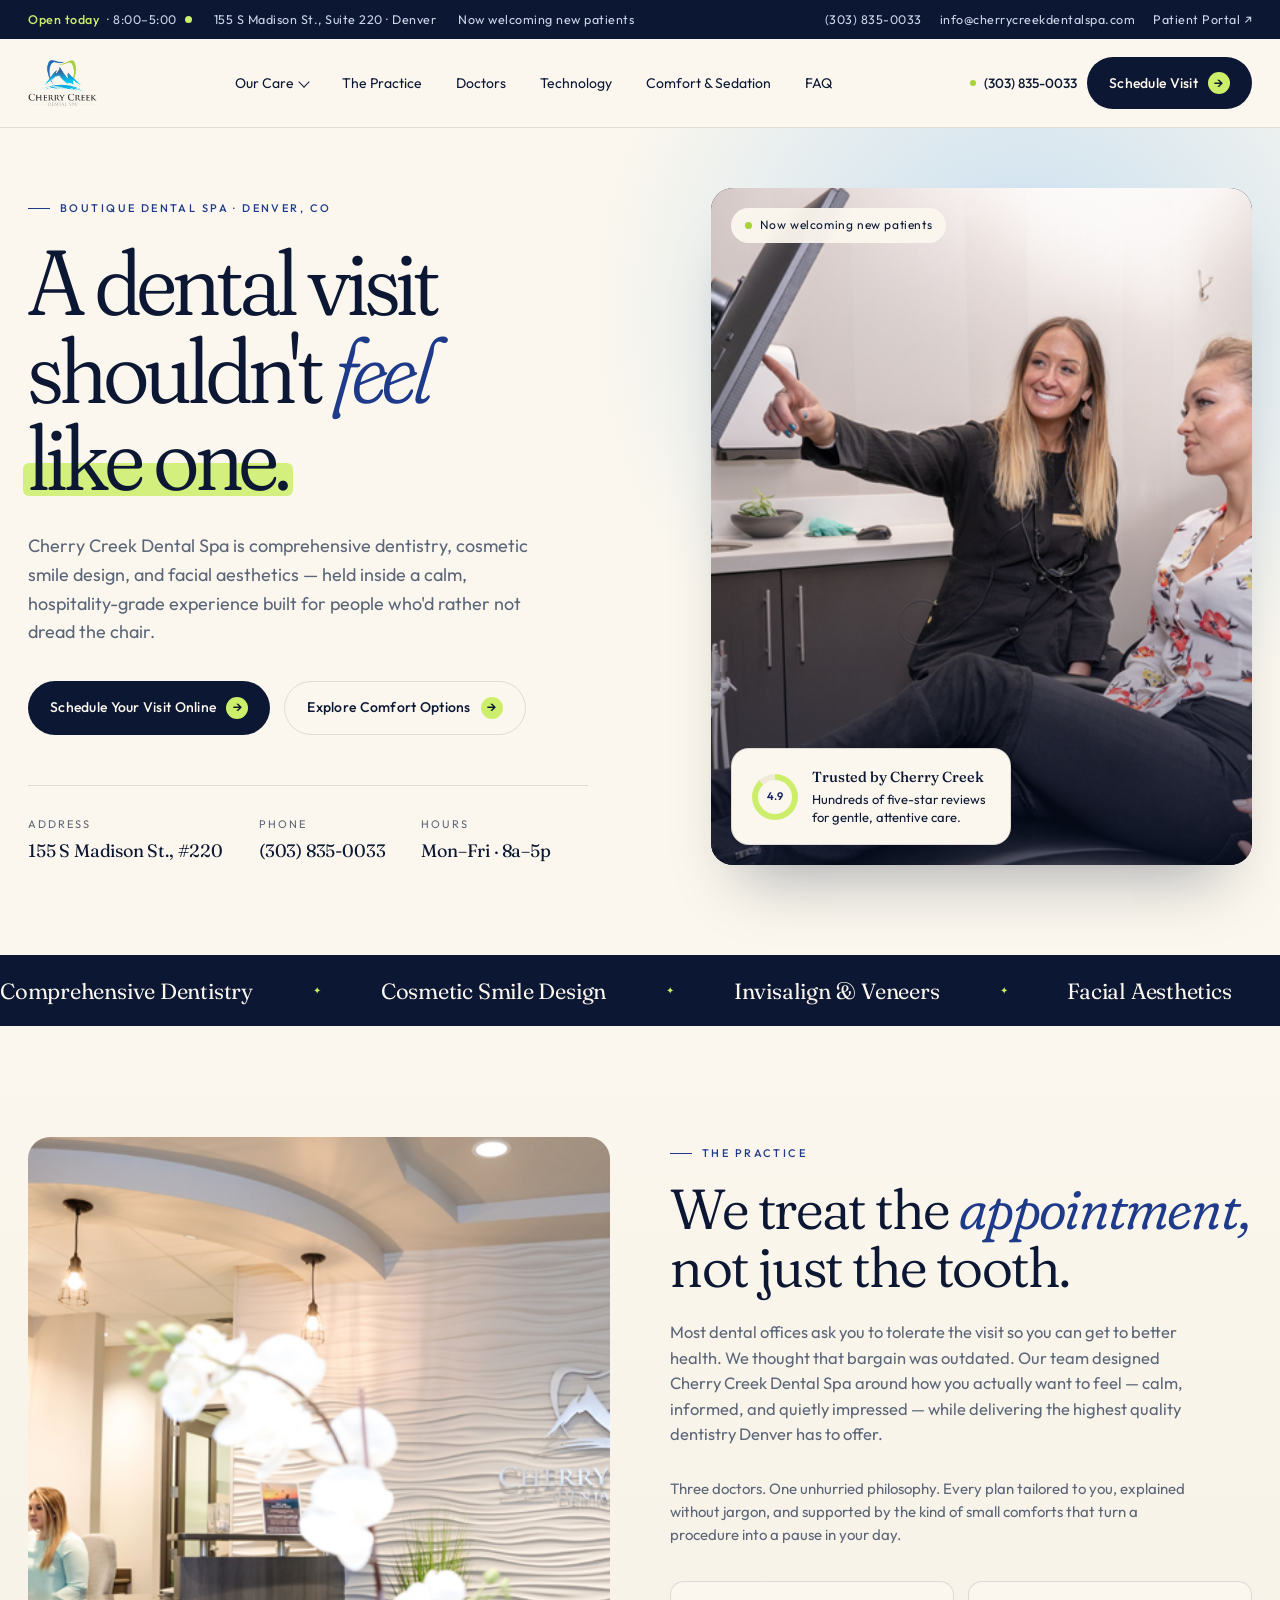
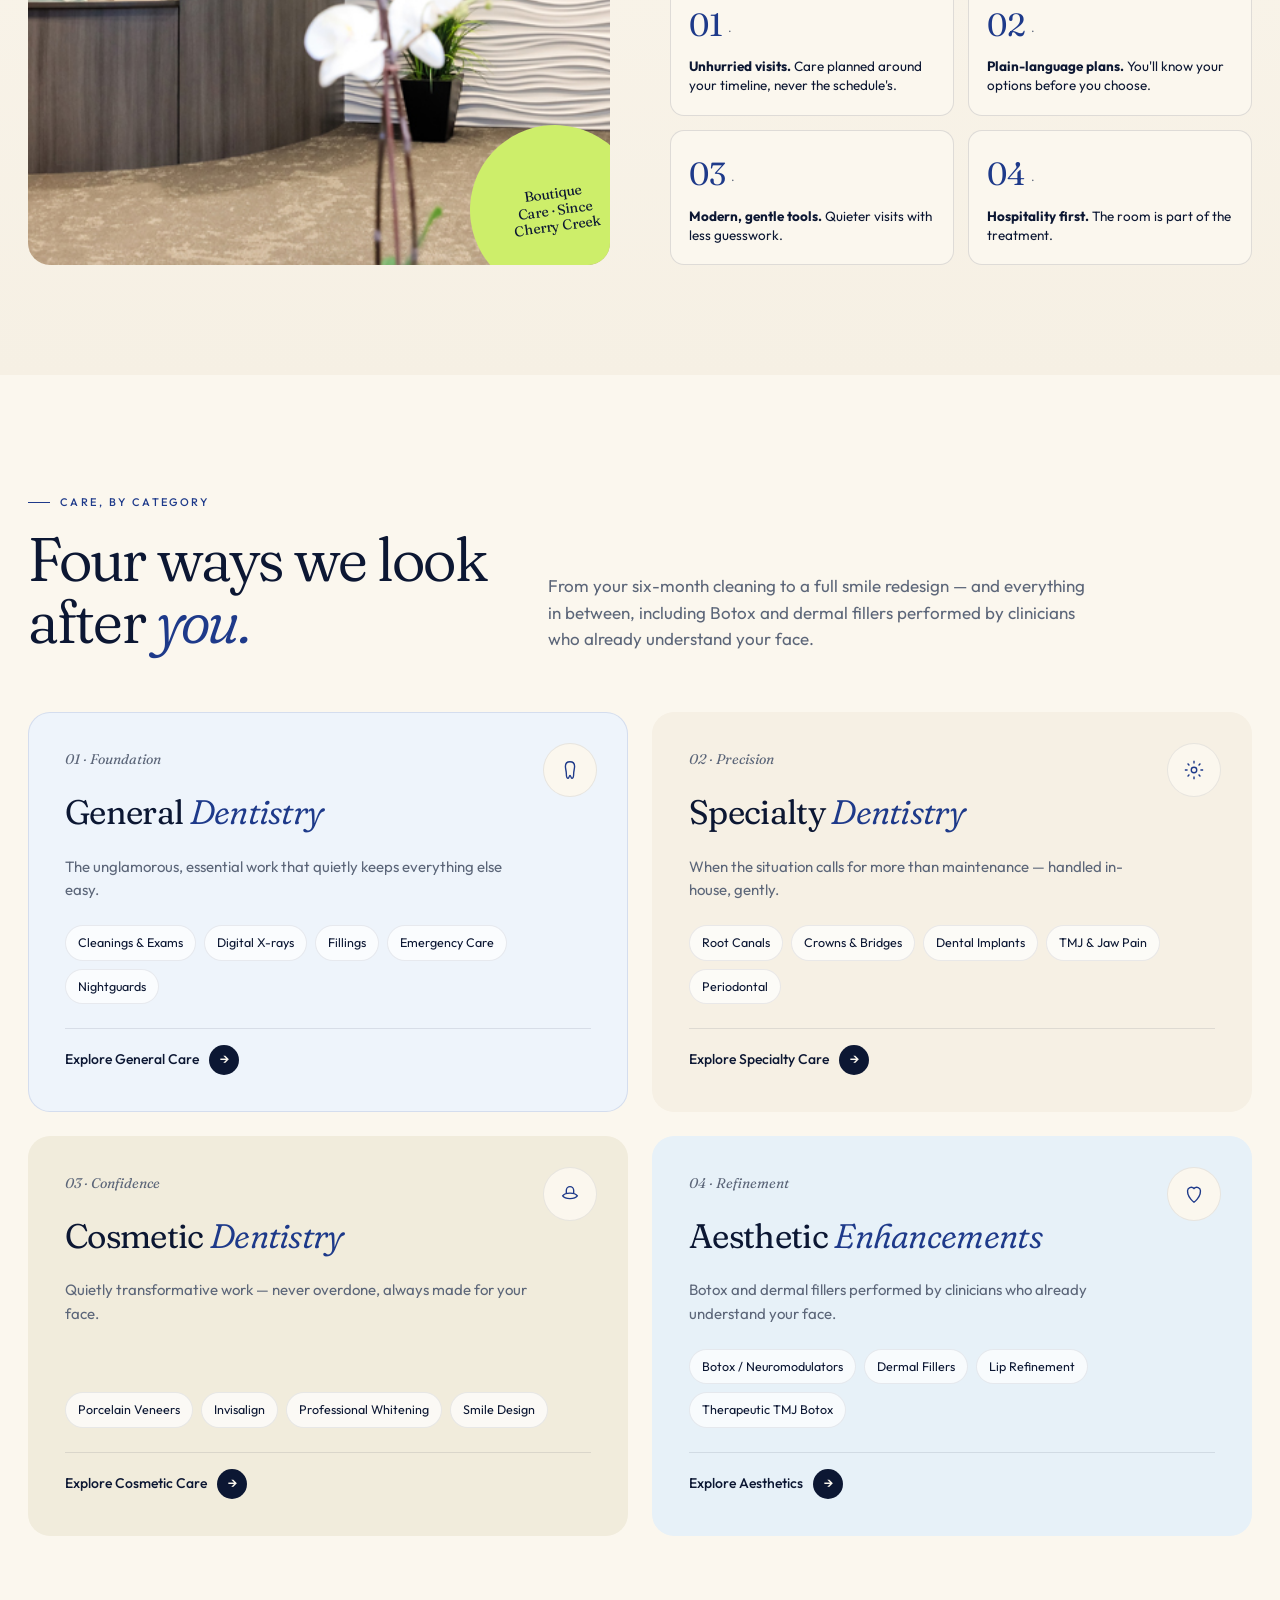
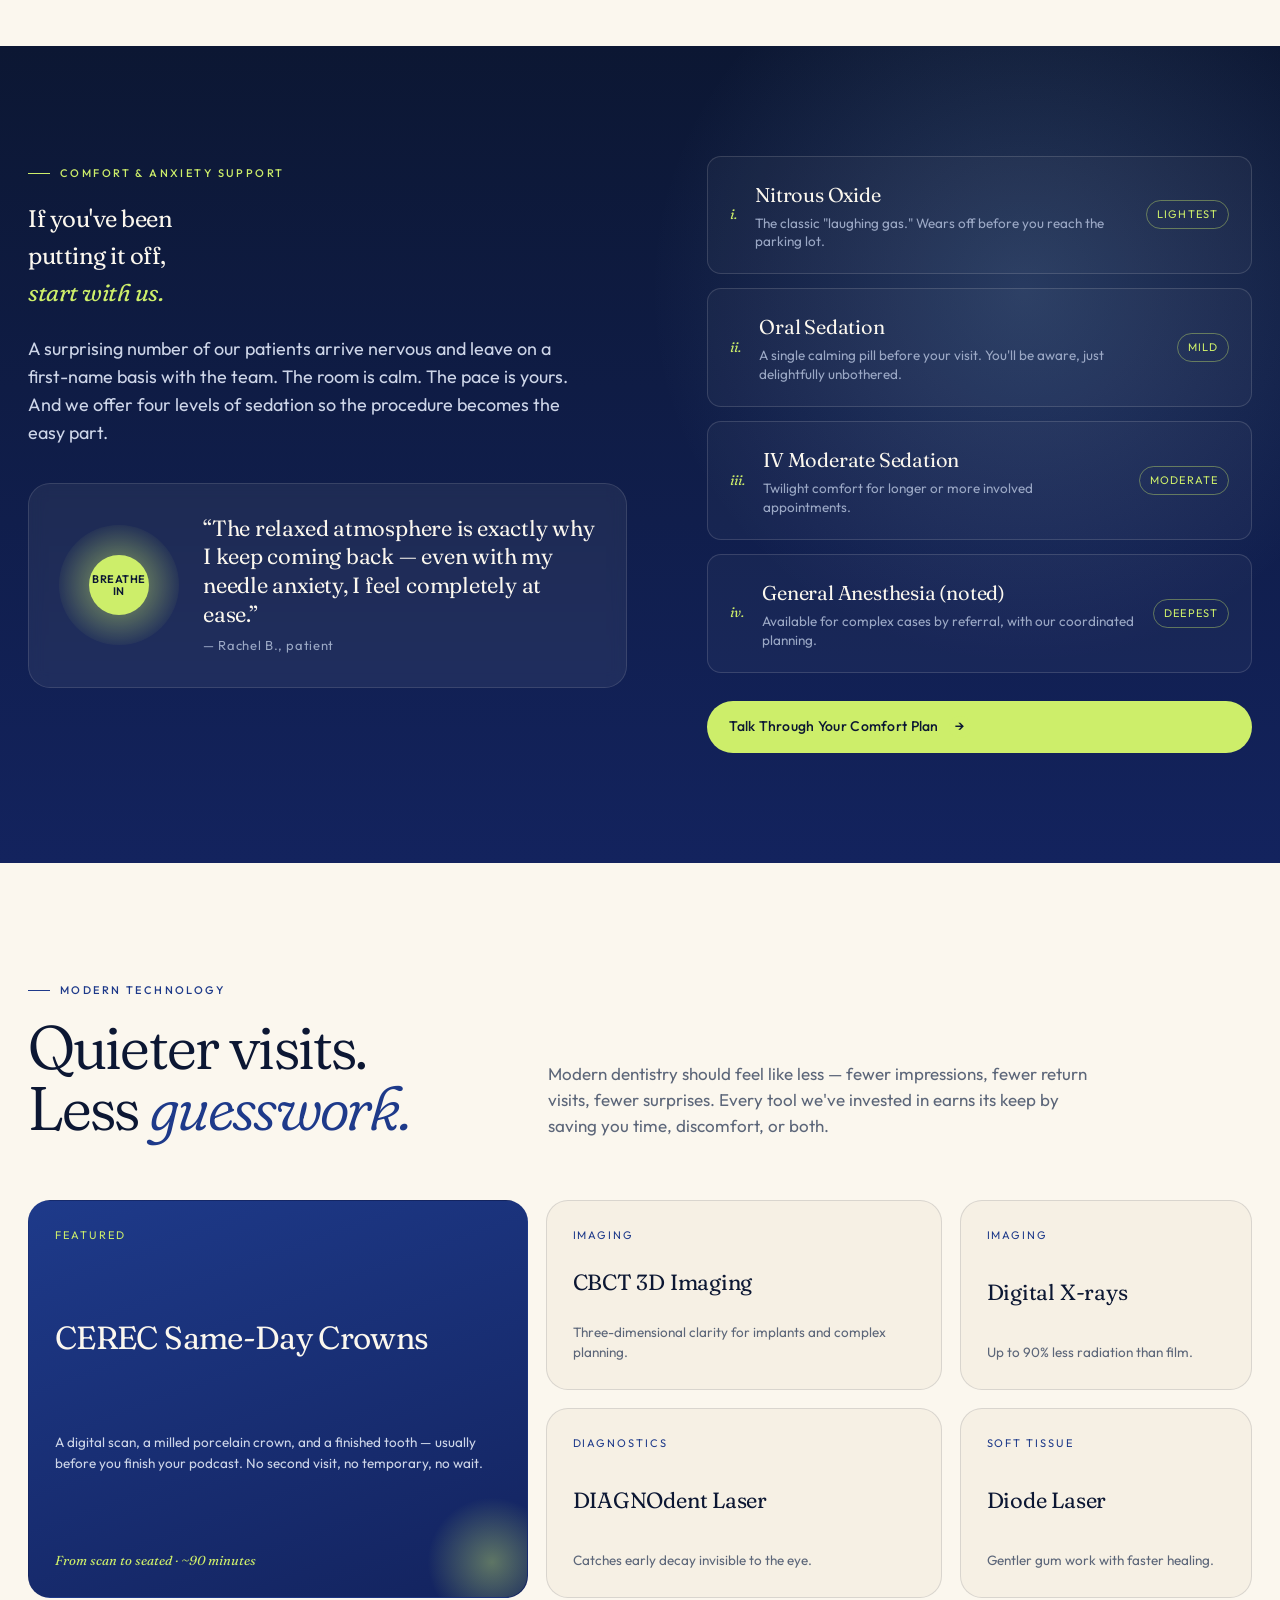
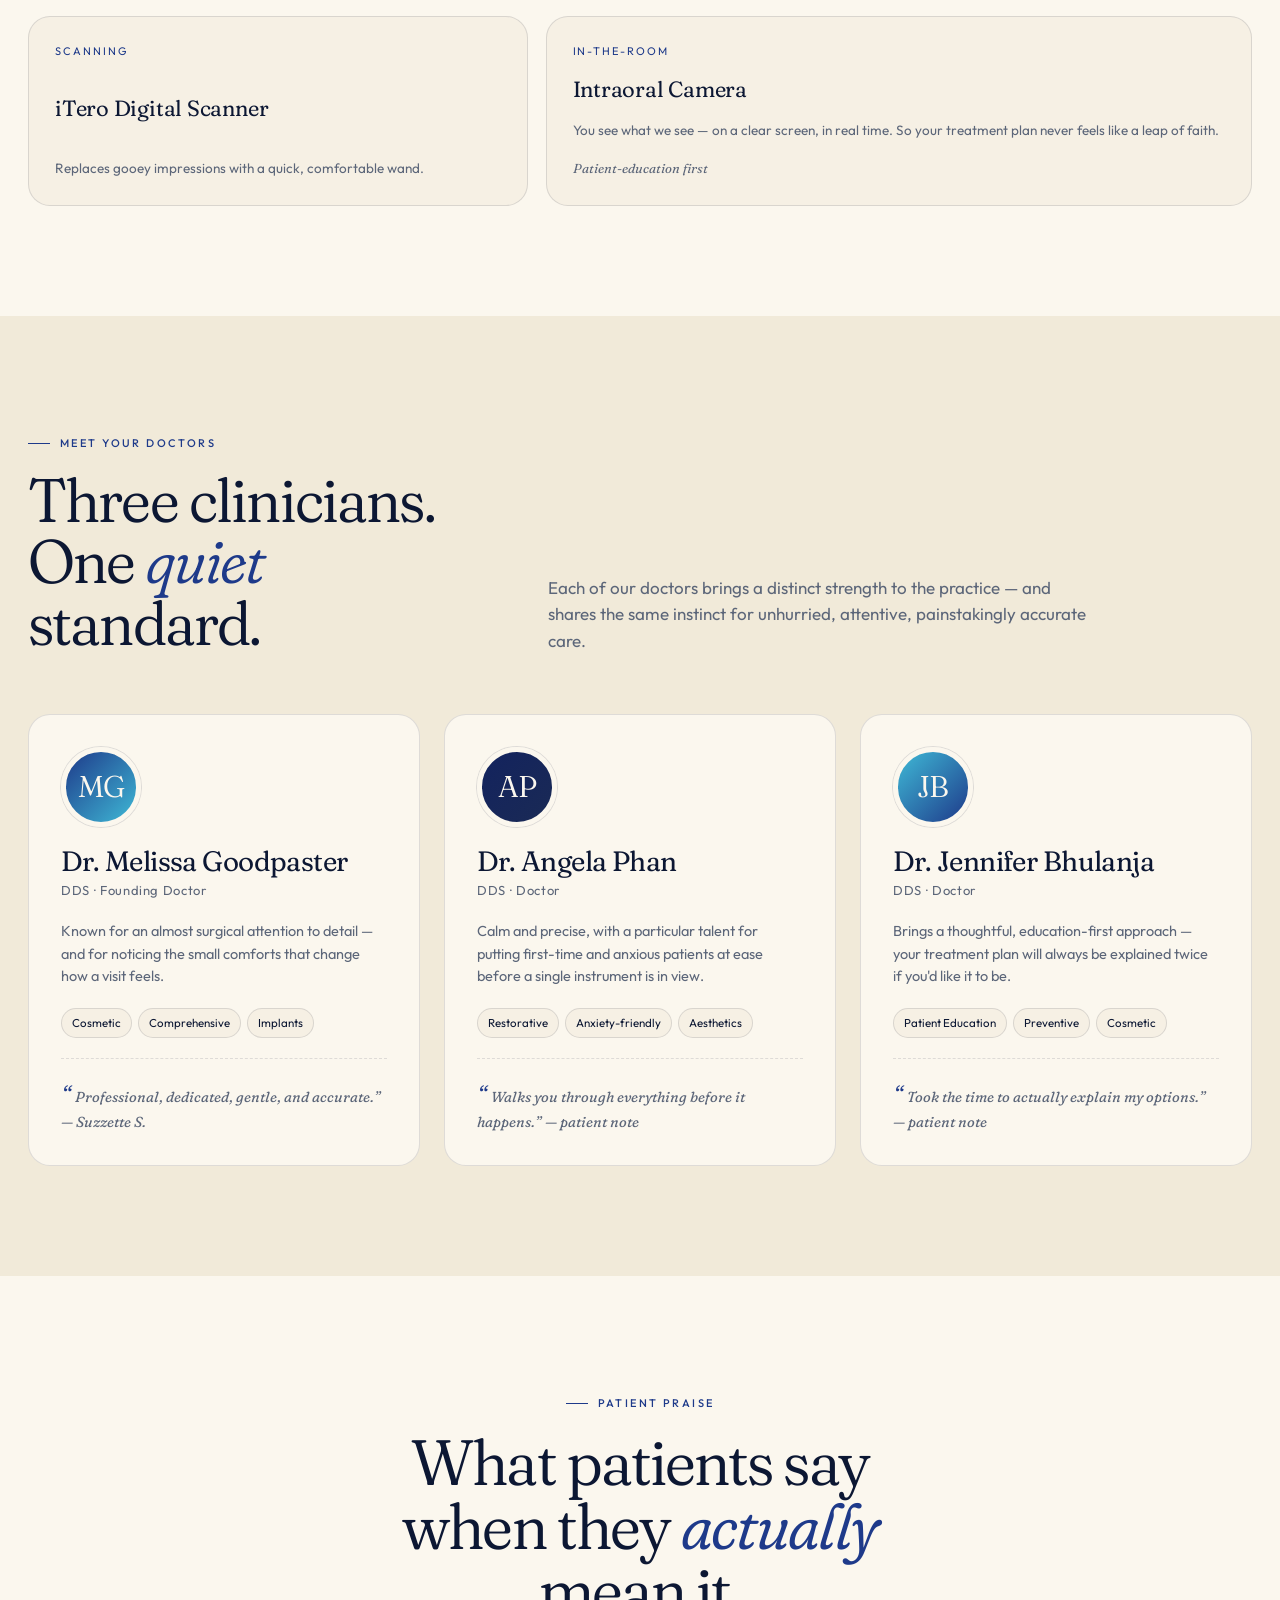
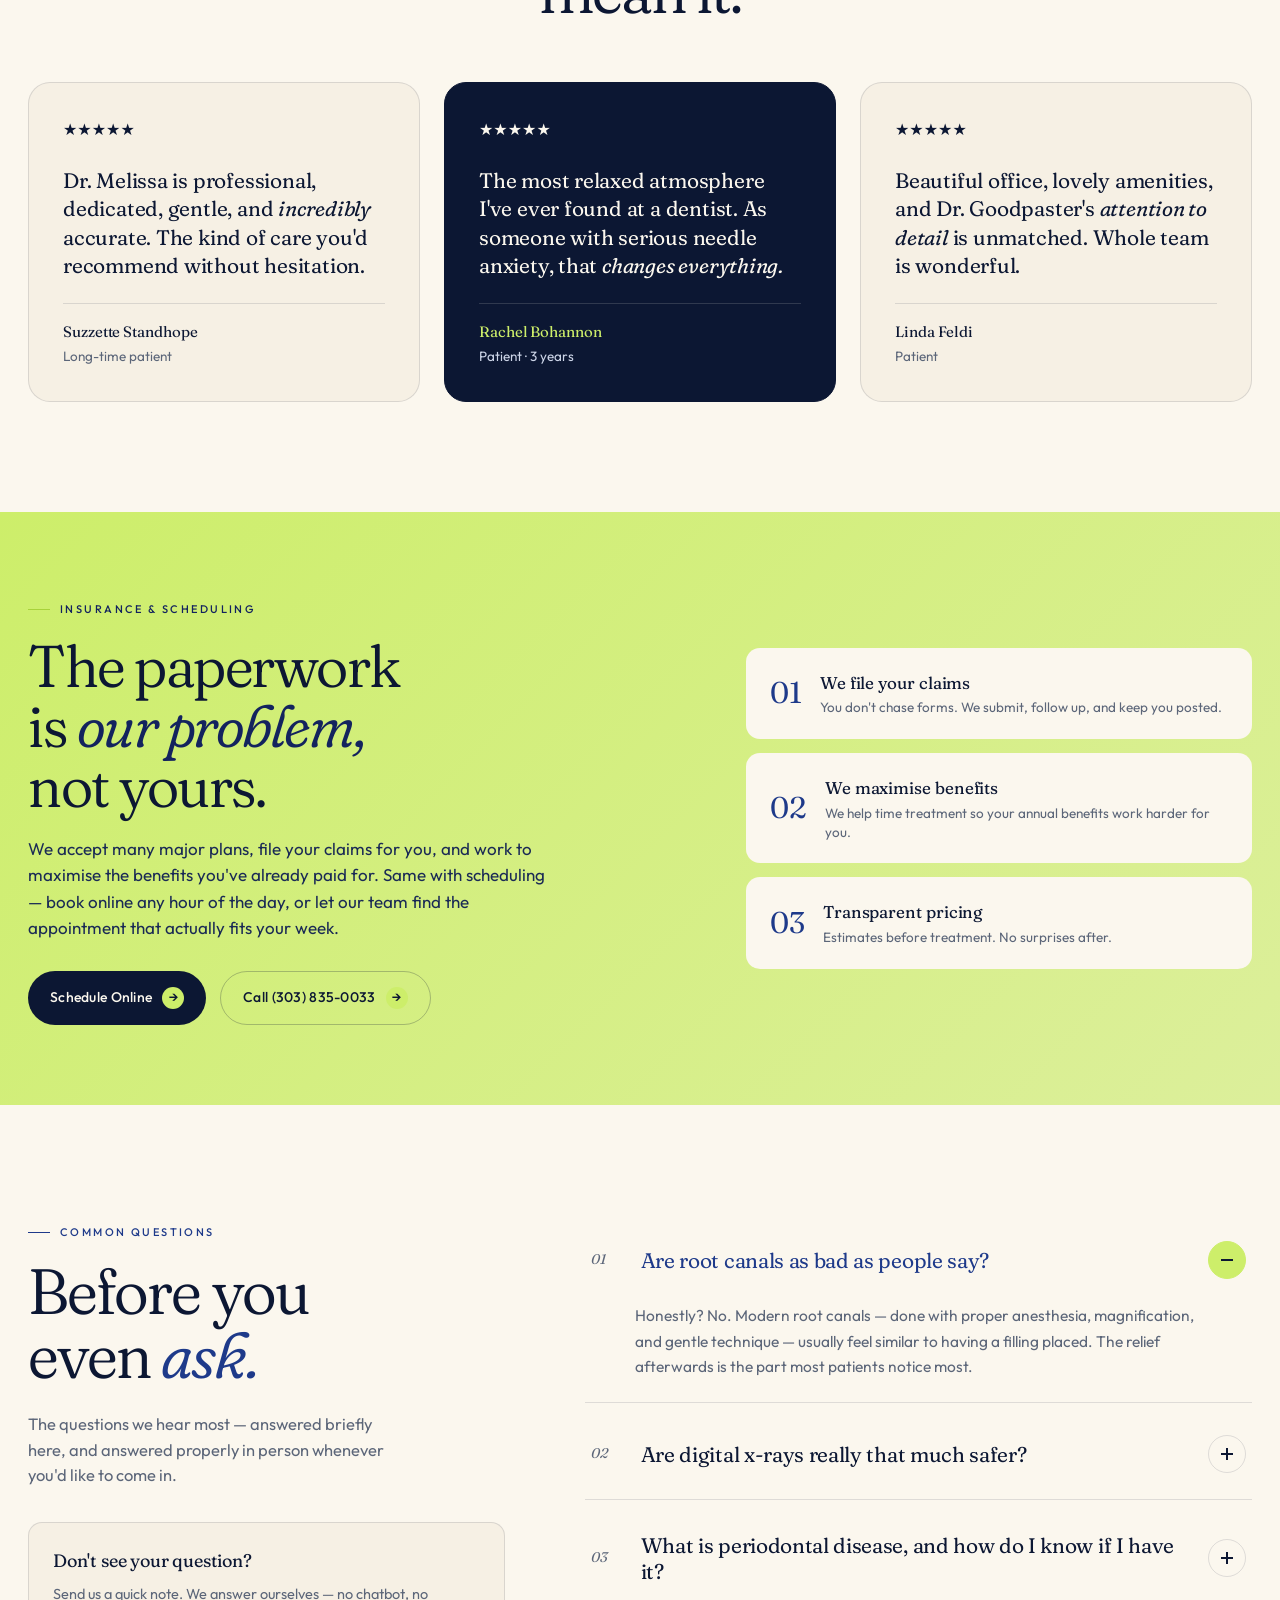
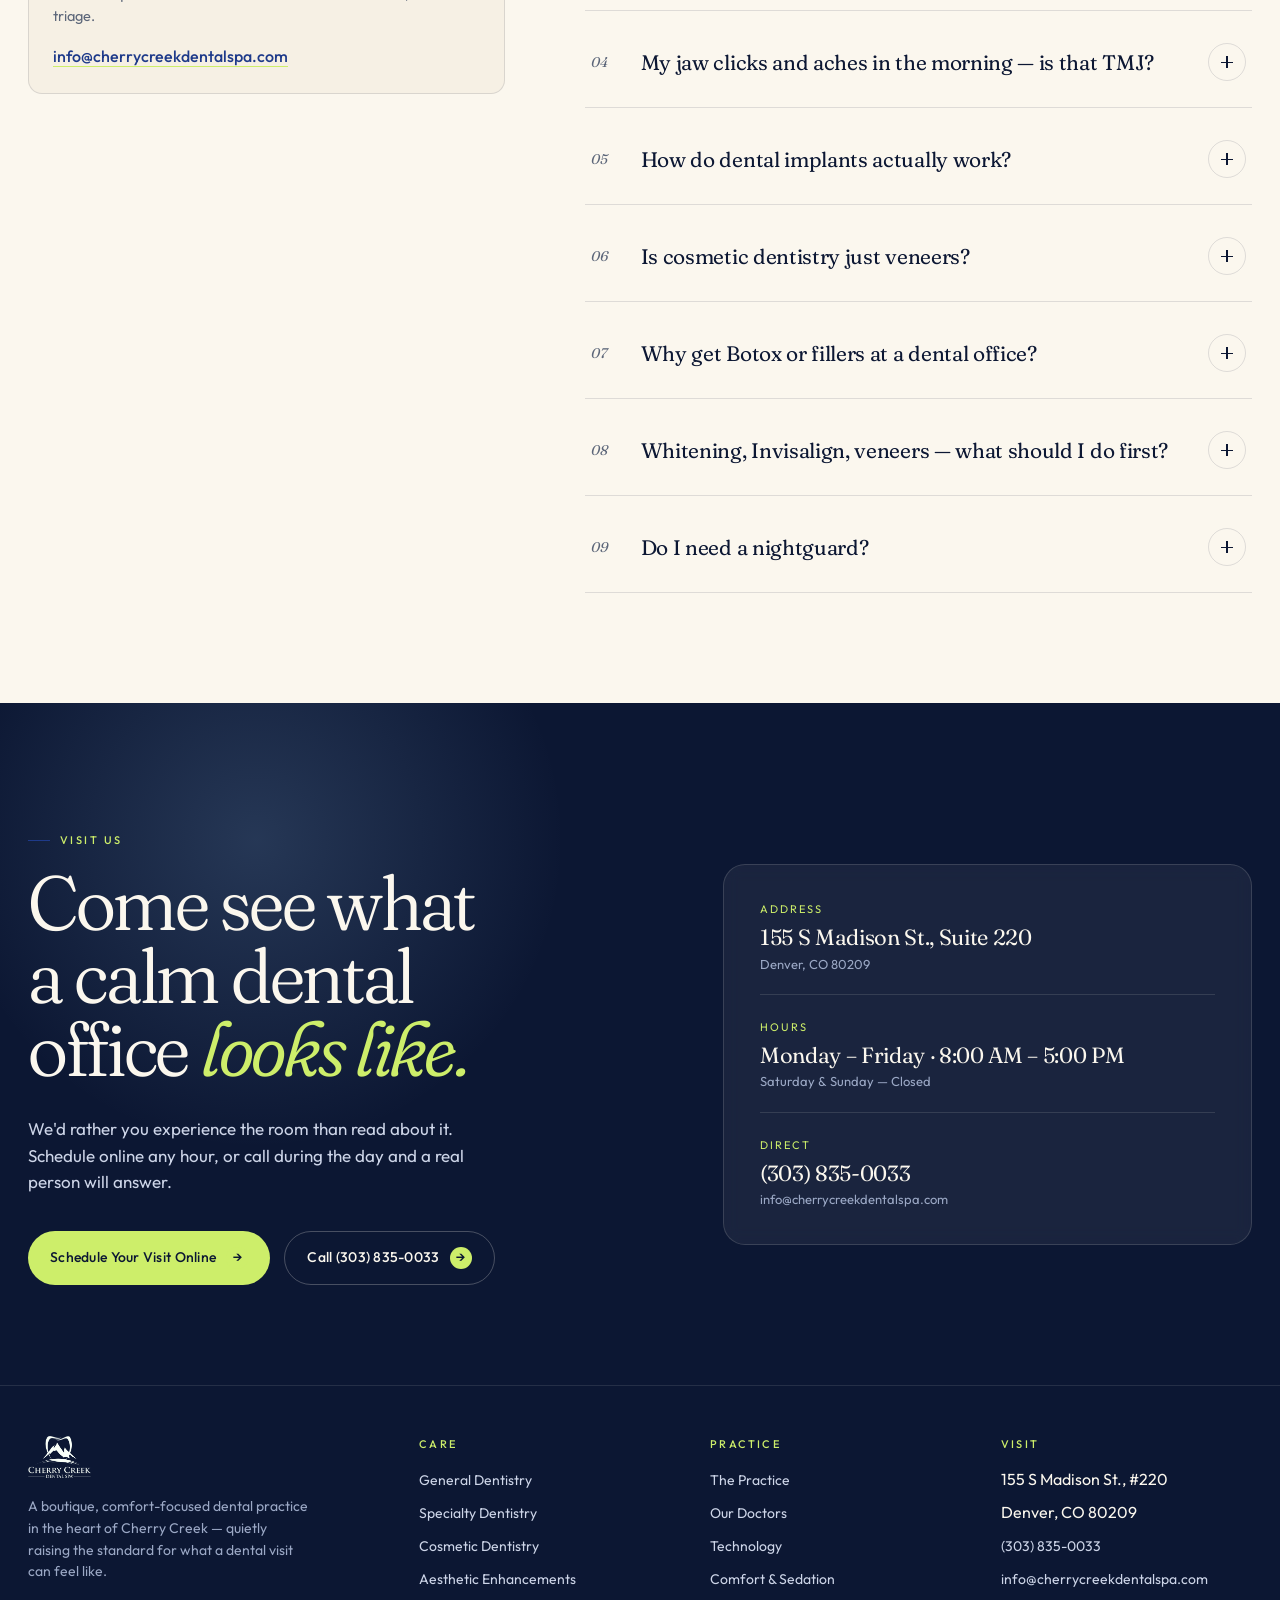
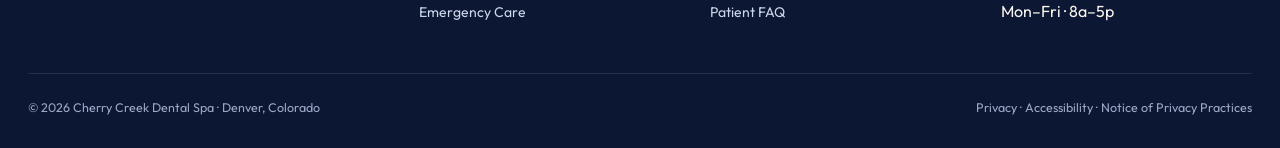
<file: concepts/the-calm-concierge-9fb0ec51/index.html>
<!DOCTYPE html>
<html lang="en">
<head>
<meta charset="UTF-8">
<meta name="viewport" content="width=device-width, initial-scale=1.0">
<title>Cherry Creek Dental Spa — A Dental Visit Shouldn't Feel Like One</title>
<meta name="description" content="Boutique, comfort-focused dental care in Denver, CO. Comprehensive dentistry, cosmetic smile design, and facial aesthetics in a calm, spa-like environment. Request an appointment online.">
<link rel="icon" href="../../assets/images/cherry-creek-r-logo-500-6a915f4117b9.png">
<link rel="preconnect" href="https://fonts.googleapis.com">
<link rel="preconnect" href="https://fonts.gstatic.com" crossorigin="">
<link href="https://fonts.googleapis.com/css2?family=Fraunces:ital,opsz,wght,SOFT,WONK@0,9..144,300..700,0..100,0..1;1,9..144,300..700,0..100,0..1&family=Outfit:wght@300;400;500;600&display=swap" rel="stylesheet">

<link rel="stylesheet" href="assets/styles.css" />
</head>
<body>

<!-- Utility bar -->
<div class="util" role="region" aria-label="Practice information">
  <div class="util-inner">
    <div class="util-left">
      <span><b>Open today</b> · 8:00–5:00 <i class="util-pulse" aria-hidden="true"></i></span>
      <span>155 S Madison St., Suite 220 · Denver</span>
      <span>Now welcoming new patients</span>
    </div>
    <div class="util-right">
      <a href="tel:+13038350033">(303) 835-0033</a>
      <a href="mailto:info@cherrycreekdentalspa.com">info@cherrycreekdentalspa.com</a>
      <a href="#" aria-label="Patient portal">Patient Portal ↗</a>
    </div>
  </div>
</div>

<!-- Header -->
<header class="site">
  <nav class="nav" aria-label="Primary">
    <a href="#" class="brand" aria-label="Cherry Creek Dental Spa, home">
      <img src="../../assets/images/cherry-creek-r-logo-500-6a915f4117b9.png" alt="Cherry Creek Dental Spa logo">
    </a>

    <ul class="menu" id="primaryMenu">
      <li>
        <button aria-expanded="false" data-mega="care">Our Care <span class="caret" aria-hidden="true"></span></button>
        <div class="mega" id="mega-care" role="region" aria-label="Our care">
          <div class="mega-inner">
            <div class="mega-intro">
              <h4>The Calm Approach</h4>
              <p>Comprehensive dentistry organised the way patients actually think about it — by what's bothering you, what you want to fix, and how you'd like to feel.</p>
              <div class="mega-img">
                <img src="../../assets/images/cherry-creek-dental-spa-office-02-7a401aea9474.jpg" alt="Cherry Creek Dental Spa lounge">
              </div>
            </div>
            <div class="mega-cols">
              <div class="mega-col">
                <h5>General</h5>
                <ul>
                  <li><a href="#">Cleanings &amp; Exams<small>Twice-yearly preventive care</small></a></li>
                  <li><a href="#">Emergency Dental<small>Same-day relief</small></a></li>
                  <li><a href="#">Fillings &amp; Crowns<small>CEREC same-day available</small></a></li>
                  <li><a href="#">Nightguards</a></li>
                </ul>
              </div>
              <div class="mega-col">
                <h5>Specialty</h5>
                <ul>
                  <li><a href="#">Root Canals<small>Comfortable, microscope-guided</small></a></li>
                  <li><a href="#">Dental Implants</a></li>
                  <li><a href="#">Periodontal Care</a></li>
                  <li><a href="#">TMJ &amp; Jaw Pain</a></li>
                </ul>
              </div>
              <div class="mega-col">
                <h5>Cosmetic</h5>
                <ul>
                  <li><a href="#">Porcelain Veneers</a></li>
                  <li><a href="#">Invisalign Clear Aligners</a></li>
                  <li><a href="#">Professional Whitening</a></li>
                  <li><a href="#">Smile Design Consult</a></li>
                </ul>
              </div>
              <div class="mega-col">
                <h5>Aesthetics</h5>
                <ul>
                  <li><a href="#">Botox / Neuromodulators</a></li>
                  <li><a href="#">Dermal Fillers</a></li>
                  <li><a href="#">Lip Refinement</a></li>
                  <li><a href="#">TMJ Therapeutic Botox</a></li>
                </ul>
              </div>
            </div>
            <aside class="mega-side">
              <div>
                <h6>Not sure where to start?</h6>
                <p>Tell us a little about what you'd like to address. We'll help you choose the right first visit.</p>
              </div>
              <a href="https://bookit.dentrixascend.com/soe/new/dental?pid=ASC15000000000755&mode=externalLink" class="btn btn-lime" target="_blank" rel="noopener">Book Online <span class="arr" aria-hidden="true">→</span></a>
            </aside>
          </div>
        </div>
      </li>
      <li><a href="#about">The Practice</a></li>
      <li><a href="#doctors">Doctors</a></li>
      <li><a href="#technology">Technology</a></li>
      <li><a href="#comfort">Comfort &amp; Sedation</a></li>
      <li><a href="#faq">FAQ</a></li>
    </ul>

    <div class="nav-cta">
      <span class="nav-call"><span class="dot" aria-hidden="true"></span>(303) 835-0033</span>
      <a href="https://bookit.dentrixascend.com/soe/new/dental?pid=ASC15000000000755&mode=externalLink" class="btn btn-primary" target="_blank" rel="noopener">Schedule Visit <span class="arr" aria-hidden="true">→</span></a>
      <button class="menu-toggle" aria-label="Open menu" id="menuToggle"><span></span></button>
    </div>
  </nav>
</header>

<!-- Mobile drawer -->
<aside class="drawer" id="drawer" aria-hidden="true">
  <div class="drawer-head">
    <a href="#" class="brand"><img src="../../assets/images/cherry-creek-r-logo-500-6a915f4117b9.png" alt="" style="height:38px"></a>
    <button class="drawer-close" id="drawerClose" aria-label="Close menu">×</button>
  </div>
  <h5>General</h5>
  <ul><li><a href="#">Cleanings &amp; Exams</a></li><li><a href="#">Emergency Dental</a></li><li><a href="#">Fillings &amp; Crowns</a></li></ul>
  <h5>Specialty</h5>
  <ul><li><a href="#">Root Canals</a></li><li><a href="#">Dental Implants</a></li><li><a href="#">Periodontal</a></li><li><a href="#">TMJ &amp; Jaw Pain</a></li></ul>
  <h5>Cosmetic</h5>
  <ul><li><a href="#">Veneers</a></li><li><a href="#">Invisalign</a></li><li><a href="#">Whitening</a></li></ul>
  <h5>Aesthetics</h5>
  <ul><li><a href="#">Botox</a></li><li><a href="#">Dermal Fillers</a></li></ul>
  <h5>Practice</h5>
  <ul><li><a href="#about">The Practice</a></li><li><a href="#doctors">Doctors</a></li><li><a href="#technology">Technology</a></li><li><a href="#faq">FAQ</a></li></ul>
  <a href="https://bookit.dentrixascend.com/soe/new/dental?pid=ASC15000000000755&mode=externalLink" class="btn btn-primary" target="_blank" rel="noopener">Schedule Your Visit <span class="arr" aria-hidden="true">→</span></a>
</aside>

<!-- HERO -->
<main>
<section class="hero" aria-label="Introduction">
  <div class="hero-grid">
    <div>
      <span class="eyebrow reveal">Boutique Dental Spa · Denver, CO</span>
      <h1 class="serif reveal" style="margin-top:22px">
        A dental visit<br>
        shouldn't <em>feel</em><br>
        <span class="underline">like one.</span>
      </h1>
      <p class="hero-lead reveal">Cherry Creek Dental Spa is comprehensive dentistry, cosmetic smile design, and facial aesthetics — held inside a calm, hospitality-grade experience built for people who'd rather not dread the chair.</p>
      <div class="hero-actions reveal">
        <a class="btn btn-primary" href="https://bookit.dentrixascend.com/soe/new/dental?pid=ASC15000000000755&mode=externalLink" target="_blank" rel="noopener">Schedule Your Visit Online <span class="arr" aria-hidden="true">→</span></a>
        <a class="btn btn-ghost" href="#comfort">Explore Comfort Options <span class="arr" aria-hidden="true">→</span></a>
      </div>
      <div class="hero-meta reveal">
        <div><label>Address</label><strong>155 S Madison St., #220</strong></div>
        <div><label>Phone</label><strong>(303) 835-0033</strong></div>
        <div><label>Hours</label><strong>Mon–Fri · 8a–5p</strong></div>
      </div>
    </div>

    <div class="hero-card reveal" aria-hidden="false">
      <img src="../../assets/images/cherry-creek-dental-spa-office-06-558f202cea47.jpg" alt="Soft, modern reception space at Cherry Creek Dental Spa" loading="eager">
      <span class="hero-tag">Now welcoming new patients</span>
      <div class="hero-floater" role="note">
        <div class="ring" aria-hidden="true"><span>4.9</span></div>
        <p><b>Trusted by Cherry Creek</b>Hundreds of five-star reviews for gentle, attentive care.</p>
      </div>
    </div>
  </div>
</section>

<!-- Trust strip -->
<div class="strip" aria-hidden="true">
  <div class="strip-track">
    <span>Comprehensive Dentistry <i>✦</i> Cosmetic Smile Design <i>✦</i> Invisalign &amp; Veneers <i>✦</i> Facial Aesthetics <i>✦</i> Same-Day CEREC Crowns <i>✦</i> Sedation &amp; Anxiety Care <i>✦</i> Comprehensive Dentistry <i>✦</i> Cosmetic Smile Design <i>✦</i> Invisalign &amp; Veneers <i>✦</i> Facial Aesthetics <i>✦</i> Same-Day CEREC Crowns <i>✦</i> Sedation &amp; Anxiety Care <i>✦</i></span>
  </div>
</div>

<!-- ABOUT -->
<section class="about" id="about">
  <div class="container">
    <div class="about-grid">
      <div class="about-image reveal">
        <img src="../../assets/images/new-office-56e2f845f4d3.jpg" alt="Warmly lit reception area inside Cherry Creek Dental Spa" loading="lazy">
        <div class="stamp" aria-hidden="true">
          Boutique<br>Care · Since<br>Cherry Creek
        </div>
      </div>
      <div class="about-text reveal">
        <span class="eyebrow">The Practice</span>
        <h3 class="serif">We treat the <em>appointment,</em> not just the tooth.</h3>
        <p>Most dental offices ask you to tolerate the visit so you can get to better health. We thought that bargain was outdated. Our team designed Cherry Creek Dental Spa around how you actually want to feel — calm, informed, and quietly impressed — while delivering the highest quality dentistry Denver has to offer.</p>
        <p style="font-size:15px;color:var(--mute)">Three doctors. One unhurried philosophy. Every plan tailored to you, explained without jargon, and supported by the kind of small comforts that turn a procedure into a pause in your day.</p>

        <div class="about-pillars">
          <div class="pillar"><div class="num">01<sup>·</sup></div><p><b>Unhurried visits.</b> Care planned around your timeline, never the schedule's.</p></div>
          <div class="pillar"><div class="num">02<sup>·</sup></div><p><b>Plain-language plans.</b> You'll know your options before you choose.</p></div>
          <div class="pillar"><div class="num">03<sup>·</sup></div><p><b>Modern, gentle tools.</b> Quieter visits with less guesswork.</p></div>
          <div class="pillar"><div class="num">04<sup>·</sup></div><p><b>Hospitality first.</b> The room is part of the treatment.</p></div>
        </div>
      </div>
    </div>
  </div>
</section>

<!-- SERVICES -->
<section class="services" id="services">
  <div class="container">
    <div class="section-head reveal">
      <div>
        <span class="eyebrow">Care, by Category</span>
        <h2 class="serif" style="margin-top:18px">Four ways we look<br>after <em>you.</em></h2>
      </div>
      <p>From your six-month cleaning to a full smile redesign — and everything in between, including Botox and dermal fillers performed by clinicians who already understand your face.</p>
    </div>

    <div class="svc-grid">
      <article class="svc-card reveal">
        <div class="svc-icon" aria-hidden="true">
          <svg width="22" height="22" viewBox="0 0 24 24" fill="none" stroke="currentColor" stroke-width="1.5"><path d="M12 3c-3 0-5 2-5 5 0 3 1 5 1 8s1 5 2 5 1-3 2-3 1 3 2 3 2-2 2-5 1-5 1-8c0-3-2-5-5-5z" /></svg>
        </div>
        <span class="svc-num">01 · Foundation</span>
        <h3 class="serif">General <em>Dentistry</em></h3>
        <p>The unglamorous, essential work that quietly keeps everything else easy.</p>
        <ul class="svc-list">
          <li>Cleanings &amp; Exams</li><li>Digital X-rays</li><li>Fillings</li><li>Emergency Care</li><li>Nightguards</li>
        </ul>
        <a href="#" class="svc-link">Explore General Care <span class="arr" aria-hidden="true">→</span></a>
      </article>

      <article class="svc-card reveal">
        <div class="svc-icon" aria-hidden="true">
          <svg width="22" height="22" viewBox="0 0 24 24" fill="none" stroke="currentColor" stroke-width="1.5"><circle cx="12" cy="12" r="3" /><path d="M12 2v3M12 19v3M2 12h3M19 12h3M5 5l2 2M17 17l2 2M5 19l2-2M17 7l2-2" /></svg>
        </div>
        <span class="svc-num">02 · Precision</span>
        <h3 class="serif">Specialty <em>Dentistry</em></h3>
        <p>When the situation calls for more than maintenance — handled in-house, gently.</p>
        <ul class="svc-list">
          <li>Root Canals</li><li>Crowns &amp; Bridges</li><li>Dental Implants</li><li>TMJ &amp; Jaw Pain</li><li>Periodontal</li>
        </ul>
        <a href="#" class="svc-link">Explore Specialty Care <span class="arr" aria-hidden="true">→</span></a>
      </article>

      <article class="svc-card reveal">
        <div class="svc-icon" aria-hidden="true">
          <svg width="22" height="22" viewBox="0 0 24 24" fill="none" stroke="currentColor" stroke-width="1.5"><path d="M4 14s2-3 8-3 8 3 8 3-2 3-8 3-8-3-8-3z" /><path d="M8 11V8a4 4 0 0 1 8 0v3" /></svg>
        </div>
        <span class="svc-num">03 · Confidence</span>
        <h3 class="serif">Cosmetic <em>Dentistry</em></h3>
        <p>Quietly transformative work — never overdone, always made for your face.</p>
        <ul class="svc-list">
          <li>Porcelain Veneers</li><li>Invisalign</li><li>Professional Whitening</li><li>Smile Design</li>
        </ul>
        <a href="#" class="svc-link">Explore Cosmetic Care <span class="arr" aria-hidden="true">→</span></a>
      </article>

      <article class="svc-card reveal">
        <div class="svc-icon" aria-hidden="true">
          <svg width="22" height="22" viewBox="0 0 24 24" fill="none" stroke="currentColor" stroke-width="1.5"><path d="M12 21s-7-5-7-12a4 4 0 0 1 7-3 4 4 0 0 1 7 3c0 7-7 12-7 12z" /></svg>
        </div>
        <span class="svc-num">04 · Refinement</span>
        <h3 class="serif">Aesthetic <em>Enhancements</em></h3>
        <p>Botox and dermal fillers performed by clinicians who already understand your face.</p>
        <ul class="svc-list">
          <li>Botox / Neuromodulators</li><li>Dermal Fillers</li><li>Lip Refinement</li><li>Therapeutic TMJ Botox</li>
        </ul>
        <a href="#" class="svc-link">Explore Aesthetics <span class="arr" aria-hidden="true">→</span></a>
      </article>
    </div>
  </div>
</section>

<!-- COMFORT -->
<section class="comfort" id="comfort">
  <div class="container">
    <div class="comfort-grid">
      <div class="reveal">
        <span class="eyebrow">Comfort &amp; Anxiety Support</span>
        <h2 class="serif" style="margin-top:18px">If you've been<br>putting it off,<br><em>start with us.</em></h2>
        <p class="comfort-lead">A surprising number of our patients arrive nervous and leave on a first-name basis with the team. The room is calm. The pace is yours. And we offer four levels of sedation so the procedure becomes the easy part.</p>

        <div class="breath-card">
          <div class="breath" aria-hidden="true"><span>Breathe<br>in</span></div>
          <p>“The relaxed atmosphere is exactly why I keep coming back — even with my needle anxiety, I feel completely at ease.” <br><span style="font-family:'Outfit';font-style:normal;font-size:13px;color:#9ba8c5;font-weight:400;letter-spacing:.05em">— Rachel B., patient</span></p>
        </div>
      </div>

      <div class="sedation-list reveal">
        <div class="sed-item">
          <span class="sed-num">i.</span>
          <div><h4>Nitrous Oxide</h4><p>The classic "laughing gas." Wears off before you reach the parking lot.</p></div>
          <span class="badge">Lightest</span>
        </div>
        <div class="sed-item">
          <span class="sed-num">ii.</span>
          <div><h4>Oral Sedation</h4><p>A single calming pill before your visit. You'll be aware, just delightfully unbothered.</p></div>
          <span class="badge">Mild</span>
        </div>
        <div class="sed-item">
          <span class="sed-num">iii.</span>
          <div><h4>IV Moderate Sedation</h4><p>Twilight comfort for longer or more involved appointments.</p></div>
          <span class="badge">Moderate</span>
        </div>
        <div class="sed-item">
          <span class="sed-num">iv.</span>
          <div><h4>General Anesthesia (noted)</h4><p>Available for complex cases by referral, with our coordinated planning.</p></div>
          <span class="badge">Deepest</span>
        </div>
        <a href="#" class="btn btn-lime" style="margin-top:14px;align-self:flex-start">Talk Through Your Comfort Plan <span class="arr" aria-hidden="true">→</span></a>
      </div>
    </div>
  </div>
</section>

<!-- TECHNOLOGY -->
<section class="tech" id="technology">
  <div class="container">
    <div class="section-head reveal">
      <div>
        <span class="eyebrow">Modern Technology</span>
        <h2 class="serif" style="margin-top:18px">Quieter visits.<br>Less <em>guesswork.</em></h2>
      </div>
      <p>Modern dentistry should feel like less — fewer impressions, fewer return visits, fewer surprises. Every tool we've invested in earns its keep by saving you time, discomfort, or both.</p>
    </div>

    <div class="tech-grid">
      <div class="tech-card feature tc-1 reveal">
        <span class="tag">Featured</span>
        <h4 class="serif">CEREC Same-Day Crowns</h4>
        <p>A digital scan, a milled porcelain crown, and a finished tooth — usually before you finish your podcast. No second visit, no temporary, no wait.</p>
        <span class="micro">From scan to seated · ~90 minutes</span>
      </div>
      <div class="tech-card tc-2 reveal">
        <span class="tag">Imaging</span>
        <h4 class="serif">CBCT 3D Imaging</h4>
        <p>Three-dimensional clarity for implants and complex planning.</p>
      </div>
      <div class="tech-card tc-3 reveal">
        <span class="tag">Imaging</span>
        <h4 class="serif">Digital X-rays</h4>
        <p>Up to 90% less radiation than film.</p>
      </div>
      <div class="tech-card tc-4 reveal">
        <span class="tag">Diagnostics</span>
        <h4 class="serif">DIAGNOdent Laser</h4>
        <p>Catches early decay invisible to the eye.</p>
      </div>
      <div class="tech-card tc-5 reveal">
        <span class="tag">Soft Tissue</span>
        <h4 class="serif">Diode Laser</h4>
        <p>Gentler gum work with faster healing.</p>
      </div>
      <div class="tech-card tc-6 reveal">
        <span class="tag">Scanning</span>
        <h4 class="serif">iTero Digital Scanner</h4>
        <p>Replaces gooey impressions with a quick, comfortable wand.</p>
      </div>
      <div class="tech-card tc-7 reveal">
        <span class="tag">In-the-room</span>
        <h4 class="serif">Intraoral Camera</h4>
        <p>You see what we see — on a clear screen, in real time. So your treatment plan never feels like a leap of faith.</p>
        <span class="micro">Patient-education first</span>
      </div>
    </div>
  </div>
</section>

<!-- DOCTORS -->
<section class="doctors" id="doctors">
  <div class="container">
    <div class="section-head reveal">
      <div>
        <span class="eyebrow">Meet Your Doctors</span>
        <h2 class="serif" style="margin-top:18px">Three clinicians.<br>One <em>quiet</em> standard.</h2>
      </div>
      <p>Each of our doctors brings a distinct strength to the practice — and shares the same instinct for unhurried, attentive, painstakingly accurate care.</p>
    </div>

    <div class="doc-grid">
      <article class="doc-card reveal">
        <div class="doc-mono">MG</div>
        <div>
          <h4 class="serif">Dr. Melissa Goodpaster</h4>
          <div class="role">DDS · Founding Doctor</div>
        </div>
        <p>Known for an almost surgical attention to detail — and for noticing the small comforts that change how a visit feels.</p>
        <ul class="doc-tags"><li>Cosmetic</li><li>Comprehensive</li><li>Implants</li></ul>
        <p class="doc-quote">Professional, dedicated, gentle, and accurate.” — Suzzette S.</p>
      </article>

      <article class="doc-card reveal">
        <div class="doc-mono">AP</div>
        <div>
          <h4 class="serif">Dr. Angela Phan</h4>
          <div class="role">DDS · Doctor</div>
        </div>
        <p>Calm and precise, with a particular talent for putting first-time and anxious patients at ease before a single instrument is in view.</p>
        <ul class="doc-tags"><li>Restorative</li><li>Anxiety-friendly</li><li>Aesthetics</li></ul>
        <p class="doc-quote">Walks you through everything before it happens.” — patient note</p>
      </article>

      <article class="doc-card reveal">
        <div class="doc-mono">JB</div>
        <div>
          <h4 class="serif">Dr. Jennifer Bhulanja</h4>
          <div class="role">DDS · Doctor</div>
        </div>
        <p>Brings a thoughtful, education-first approach — your treatment plan will always be explained twice if you'd like it to be.</p>
        <ul class="doc-tags"><li>Patient Education</li><li>Preventive</li><li>Cosmetic</li></ul>
        <p class="doc-quote">Took the time to actually explain my options.” — patient note</p>
      </article>
    </div>
  </div>
</section>

<!-- PRAISE -->
<section class="praise" aria-label="Patient praise">
  <div class="container">
    <div class="praise-head reveal">
      <span class="eyebrow">Patient Praise</span>
      <h2 class="serif">What patients say<br>when they <em>actually</em> mean it.</h2>
    </div>
    <div class="praise-grid">
      <div class="praise-card reveal">
        <div class="stars" aria-label="5 stars">★★★★★</div>
        <blockquote class="serif">Dr. Melissa is professional, dedicated, gentle, and <em>incredibly</em> accurate. The kind of care you'd recommend without hesitation.</blockquote>
        <div class="who"><b>Suzzette Standhope</b><span>Long-time patient</span></div>
      </div>
      <div class="praise-card reveal">
        <div class="stars" aria-label="5 stars">★★★★★</div>
        <blockquote class="serif">The most relaxed atmosphere I've ever found at a dentist. As someone with serious needle anxiety, that <em>changes everything.</em></blockquote>
        <div class="who"><b>Rachel Bohannon</b><span>Patient · 3 years</span></div>
      </div>
      <div class="praise-card reveal">
        <div class="stars" aria-label="5 stars">★★★★★</div>
        <blockquote class="serif">Beautiful office, lovely amenities, and Dr. Goodpaster's <em>attention to detail</em> is unmatched. Whole team is wonderful.</blockquote>
        <div class="who"><b>Linda Feldi</b><span>Patient</span></div>
      </div>
    </div>
  </div>
</section>

<!-- INSURANCE BAND -->
<section class="band" aria-label="Insurance and scheduling">
  <div class="container">
    <div class="band-grid">
      <div class="reveal">
        <span class="eyebrow lime">Insurance &amp; Scheduling</span>
        <h2 class="serif" style="margin-top:18px">The paperwork<br>is <em>our problem,</em><br>not yours.</h2>
        <p>We accept many major plans, file your claims for you, and work to maximise the benefits you've already paid for. Same with scheduling — book online any hour of the day, or let our team find the appointment that actually fits your week.</p>
        <div class="band-actions">
          <a class="btn btn-primary" href="https://bookit.dentrixascend.com/soe/new/dental?pid=ASC15000000000755&mode=externalLink" target="_blank" rel="noopener">Schedule Online <span class="arr" aria-hidden="true">→</span></a>
          <a class="btn btn-ghost" href="tel:+13038350033" style="background:transparent;border-color:rgba(12,23,51,.25);color:var(--ink)">Call (303) 835-0033 <span class="arr" aria-hidden="true">→</span></a>
        </div>
      </div>
      <div class="band-side reveal">
        <div class="band-card">
          <div class="num">01</div>
          <div><h5 class="serif">We file your claims</h5><p>You don't chase forms. We submit, follow up, and keep you posted.</p></div>
        </div>
        <div class="band-card">
          <div class="num">02</div>
          <div><h5 class="serif">We maximise benefits</h5><p>We help time treatment so your annual benefits work harder for you.</p></div>
        </div>
        <div class="band-card">
          <div class="num">03</div>
          <div><h5 class="serif">Transparent pricing</h5><p>Estimates before treatment. No surprises after.</p></div>
        </div>
      </div>
    </div>
  </div>
</section>

<!-- FAQ -->
<section class="faq" id="faq">
  <div class="container">
    <div class="faq-grid">
      <aside class="faq-aside reveal">
        <span class="eyebrow">Common Questions</span>
        <h2 class="serif">Before you<br>even <em>ask.</em></h2>
        <p>The questions we hear most — answered briefly here, and answered properly in person whenever you'd like to come in.</p>
        <div class="helper">
          <h5 class="serif">Don't see your question?</h5>
          <p>Send us a quick note. We answer ourselves — no chatbot, no triage.</p>
          <a href="mailto:info@cherrycreekdentalspa.com">info@cherrycreekdentalspa.com</a>
        </div>
      </aside>

      <div class="faq-list reveal">
        <details class="qa" open>
          <summary><span class="qa-num">01</span><span class="qa-q serif">Are root canals as bad as people say?</span><span class="qa-toggle" aria-hidden="true"></span></summary>
          <div class="qa-a">Honestly? No. Modern root canals — done with proper anesthesia, magnification, and gentle technique — usually feel similar to having a filling placed. The relief afterwards is the part most patients notice most.</div>
        </details>

        <details class="qa">
          <summary><span class="qa-num">02</span><span class="qa-q serif">Are digital x-rays really that much safer?</span><span class="qa-toggle" aria-hidden="true"></span></summary>
          <div class="qa-a">Digital x-rays use up to 90% less radiation than traditional film. We only take them when they're clinically necessary, and you can see your images on screen with us in seconds.</div>
        </details>

        <details class="qa">
          <summary><span class="qa-num">03</span><span class="qa-q serif">What is periodontal disease, and how do I know if I have it?</span><span class="qa-toggle" aria-hidden="true"></span></summary>
          <div class="qa-a">Periodontal (gum) disease is a long-term inflammation that affects the structures supporting your teeth. Early signs include bleeding when you brush, tender or receding gums, and persistent bad breath. We screen for it at every cleaning.</div>
        </details>

        <details class="qa">
          <summary><span class="qa-num">04</span><span class="qa-q serif">My jaw clicks and aches in the morning — is that TMJ?</span><span class="qa-toggle" aria-hidden="true"></span></summary>
          <div class="qa-a">Possibly. TMJ symptoms can include clicking, soreness, headaches, and limited opening. Often the cause is grinding or clenching at night, which a custom nightguard or therapeutic Botox can quietly resolve.</div>
        </details>

        <details class="qa">
          <summary><span class="qa-num">05</span><span class="qa-q serif">How do dental implants actually work?</span><span class="qa-toggle" aria-hidden="true"></span></summary>
          <div class="qa-a">An implant is a small titanium post that replaces the root of a missing tooth. Once integrated with your jawbone, it supports a custom crown that looks, feels, and functions like the original. Most patients are surprised by how routine the process is.</div>
        </details>

        <details class="qa">
          <summary><span class="qa-num">06</span><span class="qa-q serif">Is cosmetic dentistry just veneers?</span><span class="qa-toggle" aria-hidden="true"></span></summary>
          <div class="qa-a">Not at all. Cosmetic dentistry can be as light as professional whitening or careful bonding — or as comprehensive as a full smile design with veneers and Invisalign. We'll always recommend the lightest touch that achieves what you want.</div>
        </details>

        <details class="qa">
          <summary><span class="qa-num">07</span><span class="qa-q serif">Why get Botox or fillers at a dental office?</span><span class="qa-toggle" aria-hidden="true"></span></summary>
          <div class="qa-a">Few clinicians know your facial musculature better than your dentist. We use Botox both aesthetically and therapeutically (for TMJ), and dermal fillers to support and refine the lower face — a natural extension of smile design.</div>
        </details>

        <details class="qa">
          <summary><span class="qa-num">08</span><span class="qa-q serif">Whitening, Invisalign, veneers — what should I do first?</span><span class="qa-toggle" aria-hidden="true"></span></summary>
          <div class="qa-a">Almost always: alignment, then whitening, then any veneers if needed. Straight, bright, healthy teeth often make veneers unnecessary altogether. Start with a smile design consult and we'll map the right sequence for you.</div>
        </details>

        <details class="qa">
          <summary><span class="qa-num">09</span><span class="qa-q serif">Do I need a nightguard?</span><span class="qa-toggle" aria-hidden="true"></span></summary>
          <div class="qa-a">If you wake with a sore jaw, headaches, or notice flattened tooth edges, probably yes. A custom nightguard is far thinner and more comfortable than the over-the-counter version — and it protects every restoration in your mouth.</div>
        </details>
      </div>
    </div>
  </div>
</section>

<!-- VISIT -->
<section class="visit" id="contact">
  <div class="container">
    <div class="visit-grid">
      <div class="reveal">
        <span class="eyebrow" style="color:var(--lime)">Visit Us</span>
        <h2 class="serif" style="margin-top:18px">Come see what<br>a calm dental<br>office <em>looks like.</em></h2>
        <p class="visit-lead">We'd rather you experience the room than read about it. Schedule online any hour, or call during the day and a real person will answer.</p>
        <div class="visit-actions">
          <a class="btn btn-lime" href="https://bookit.dentrixascend.com/soe/new/dental?pid=ASC15000000000755&mode=externalLink" target="_blank" rel="noopener">Schedule Your Visit Online <span class="arr" aria-hidden="true">→</span></a>
          <a class="btn btn-ghost" href="tel:+13038350033">Call (303) 835-0033 <span class="arr" aria-hidden="true">→</span></a>
        </div>
      </div>

      <div class="visit-info reveal">
        <div class="row">
          <label>Address</label>
          <div class="val">155 S Madison St., Suite 220<small>Denver, CO 80209</small></div>
        </div>
        <div class="row">
          <label>Hours</label>
          <div class="val">Monday – Friday · 8:00 AM – 5:00 PM<small>Saturday &amp; Sunday — Closed</small></div>
        </div>
        <div class="row">
          <label>Direct</label>
          <div class="val">(303) 835-0033<small>info@cherrycreekdentalspa.com</small></div>
        </div>
      </div>
    </div>
  </div>
</section>
</main>

<!-- FOOTER -->
<footer>
  <div class="container">
    <div class="foot-grid">
      <div class="foot-brand">
        <img src="../../assets/images/cherry-creek-r-logo-500-6a915f4117b9.png" alt="Cherry Creek Dental Spa">
        <p>A boutique, comfort-focused dental practice in the heart of Cherry Creek — quietly raising the standard for what a dental visit can feel like.</p>
      </div>
      <div>
        <h6>Care</h6>
        <ul>
          <li><a href="#">General Dentistry</a></li>
          <li><a href="#">Specialty Dentistry</a></li>
          <li><a href="#">Cosmetic Dentistry</a></li>
          <li><a href="#">Aesthetic Enhancements</a></li>
          <li><a href="#">Emergency Care</a></li>
        </ul>
      </div>
      <div>
        <h6>Practice</h6>
        <ul>
          <li><a href="#about">The Practice</a></li>
          <li><a href="#doctors">Our Doctors</a></li>
          <li><a href="#technology">Technology</a></li>
          <li><a href="#comfort">Comfort &amp; Sedation</a></li>
          <li><a href="#faq">Patient FAQ</a></li>
        </ul>
      </div>
      <div>
        <h6>Visit</h6>
        <ul>
          <li>155 S Madison St., #220</li>
          <li>Denver, CO 80209</li>
          <li><a href="tel:+13038350033">(303) 835-0033</a></li>
          <li><a href="mailto:info@cherrycreekdentalspa.com">info@cherrycreekdentalspa.com</a></li>
          <li>Mon–Fri · 8a–5p</li>
        </ul>
      </div>
    </div>
    <div class="foot-bot">
      <span>© <span id="yr"></span> Cherry Creek Dental Spa · Denver, Colorado</span>
      <span><a href="#">Privacy</a> · <a href="#">Accessibility</a> · <a href="#">Notice of Privacy Practices</a></span>
    </div>
  </div>
</footer>


<script src="assets/app.js"></script>
</body>
</html>
</file>
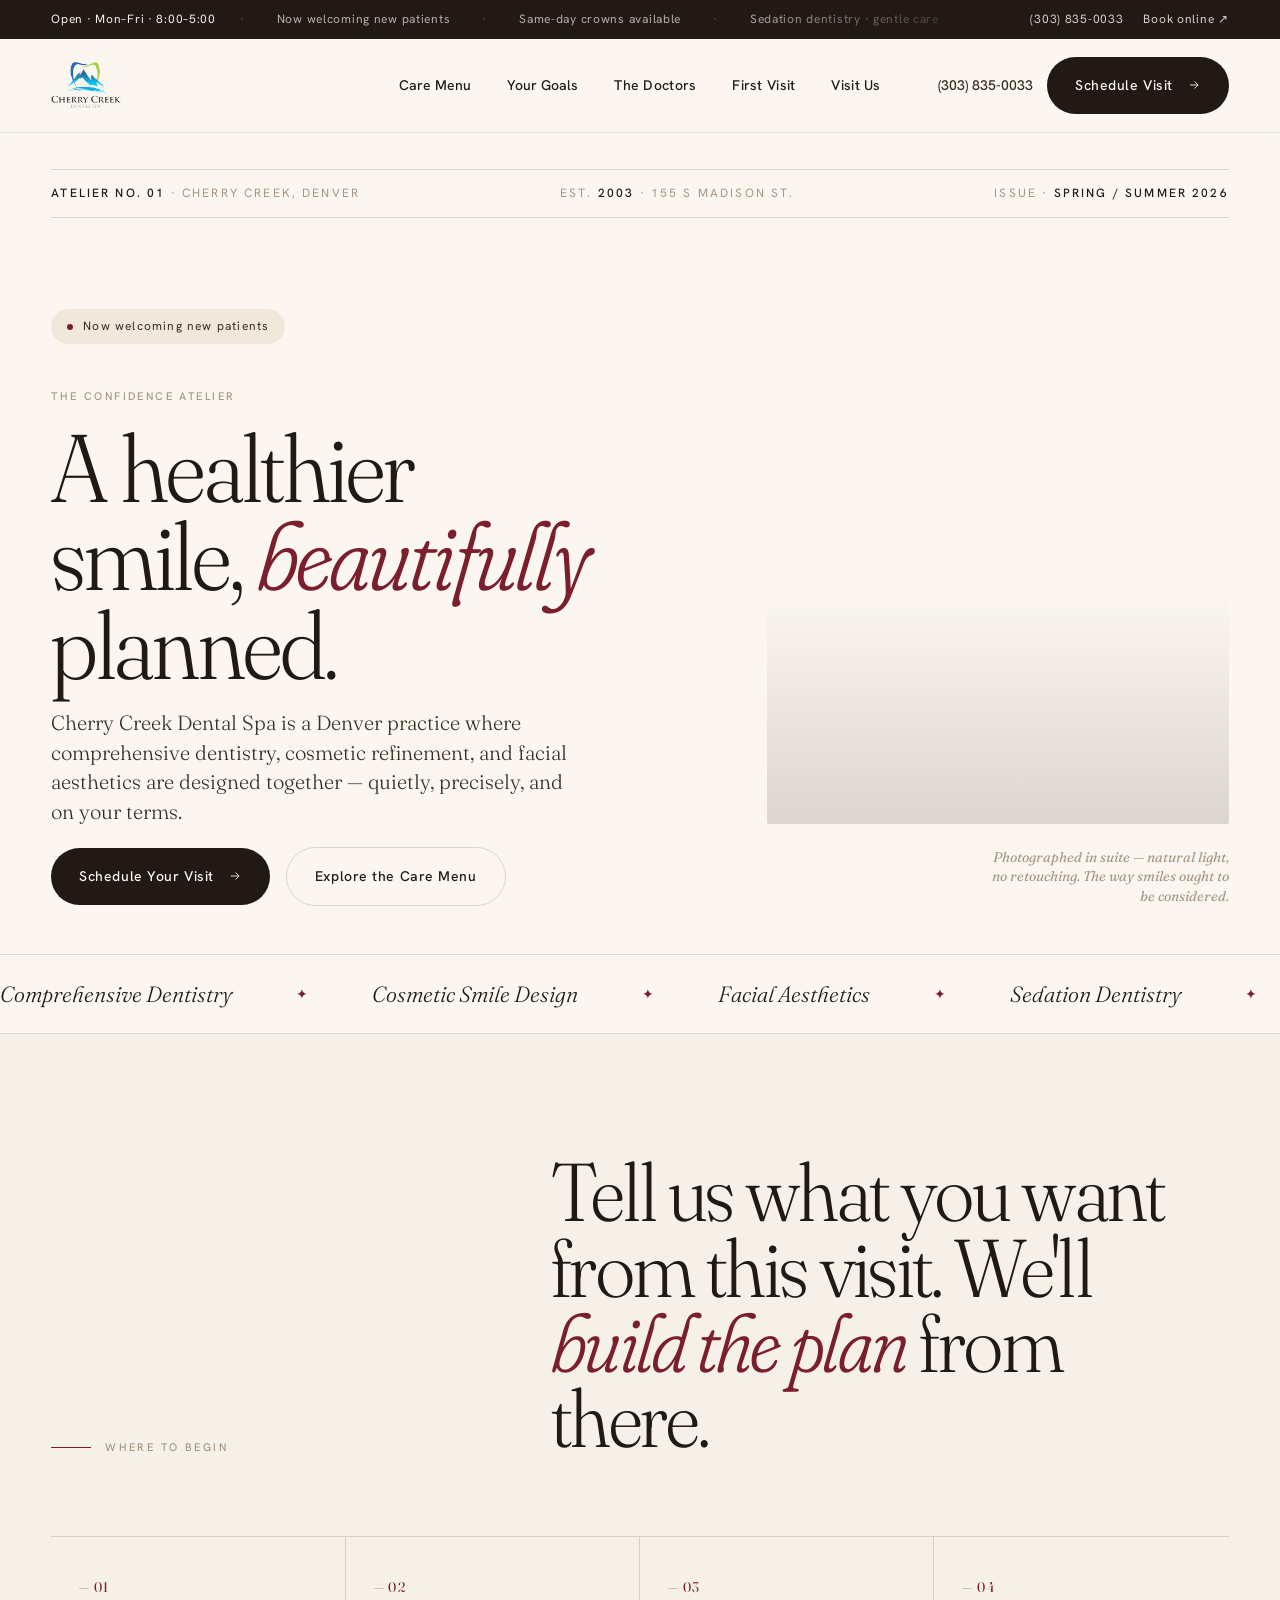
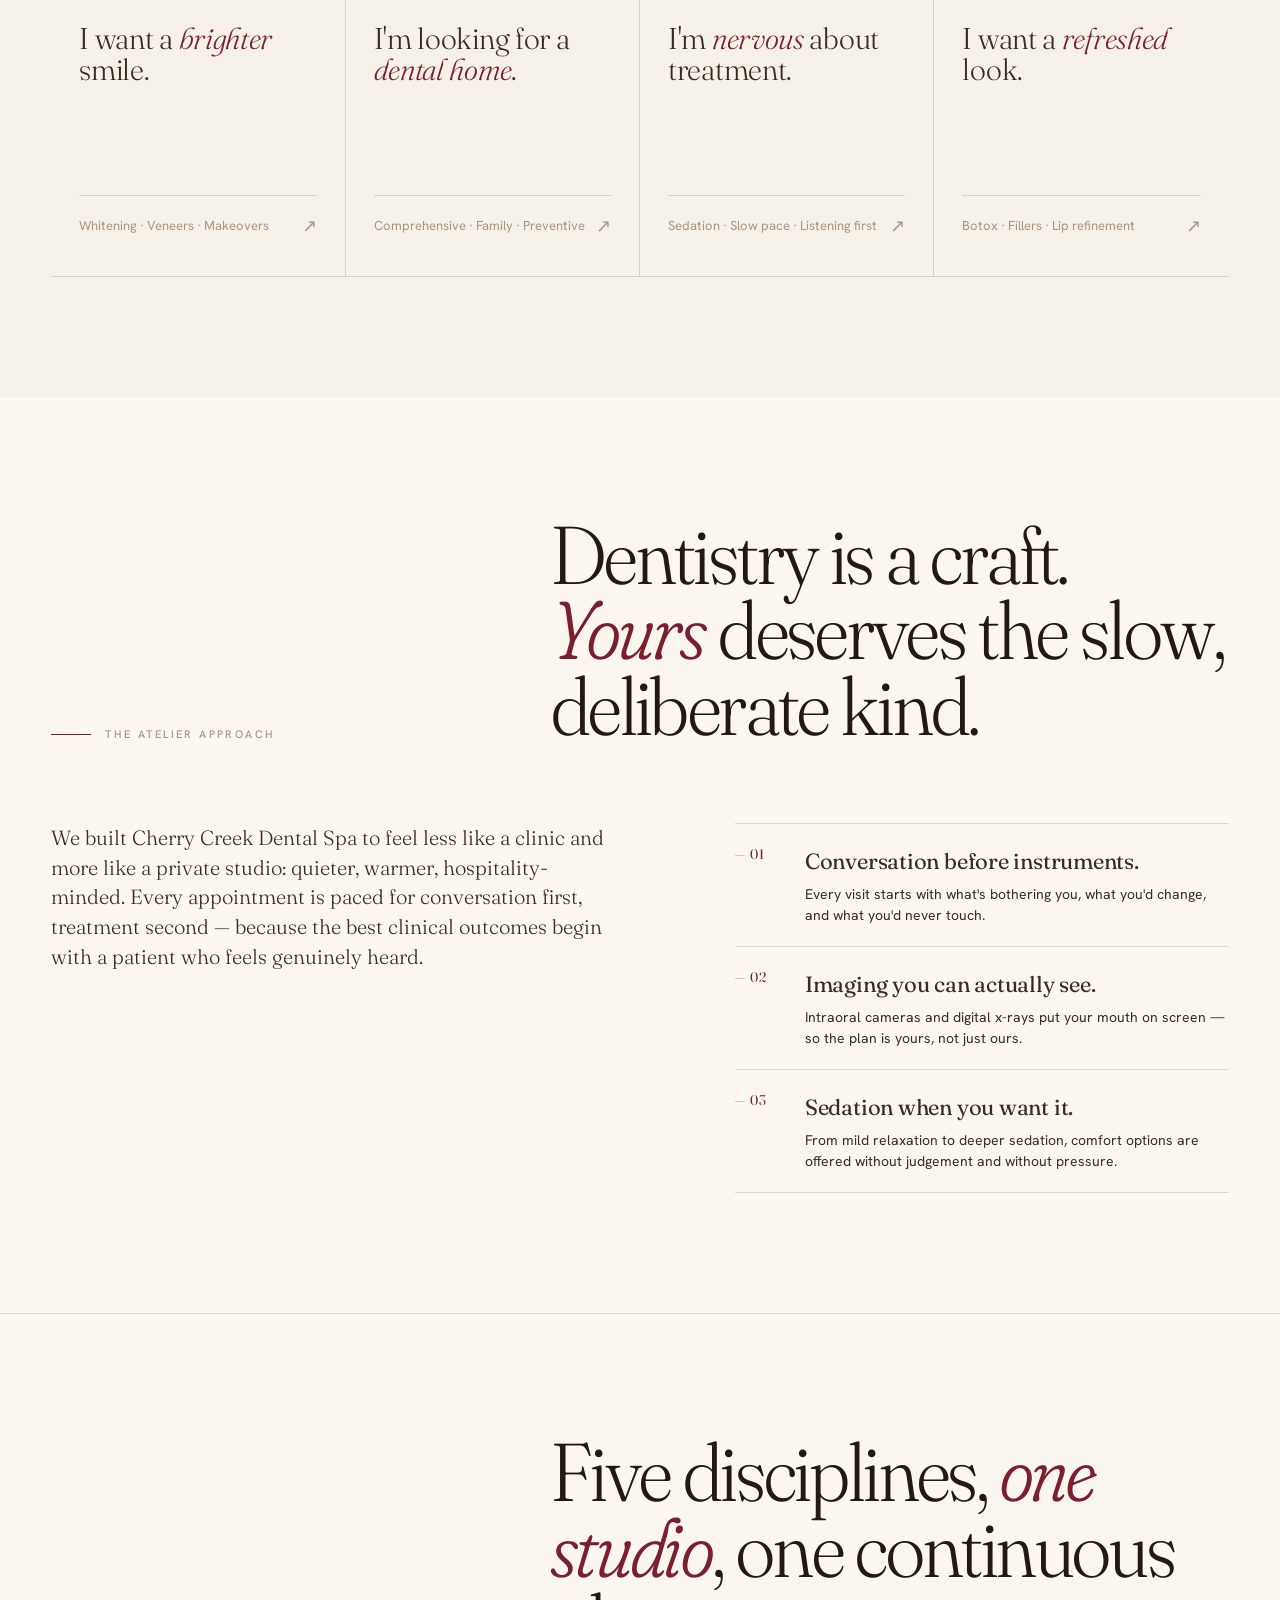
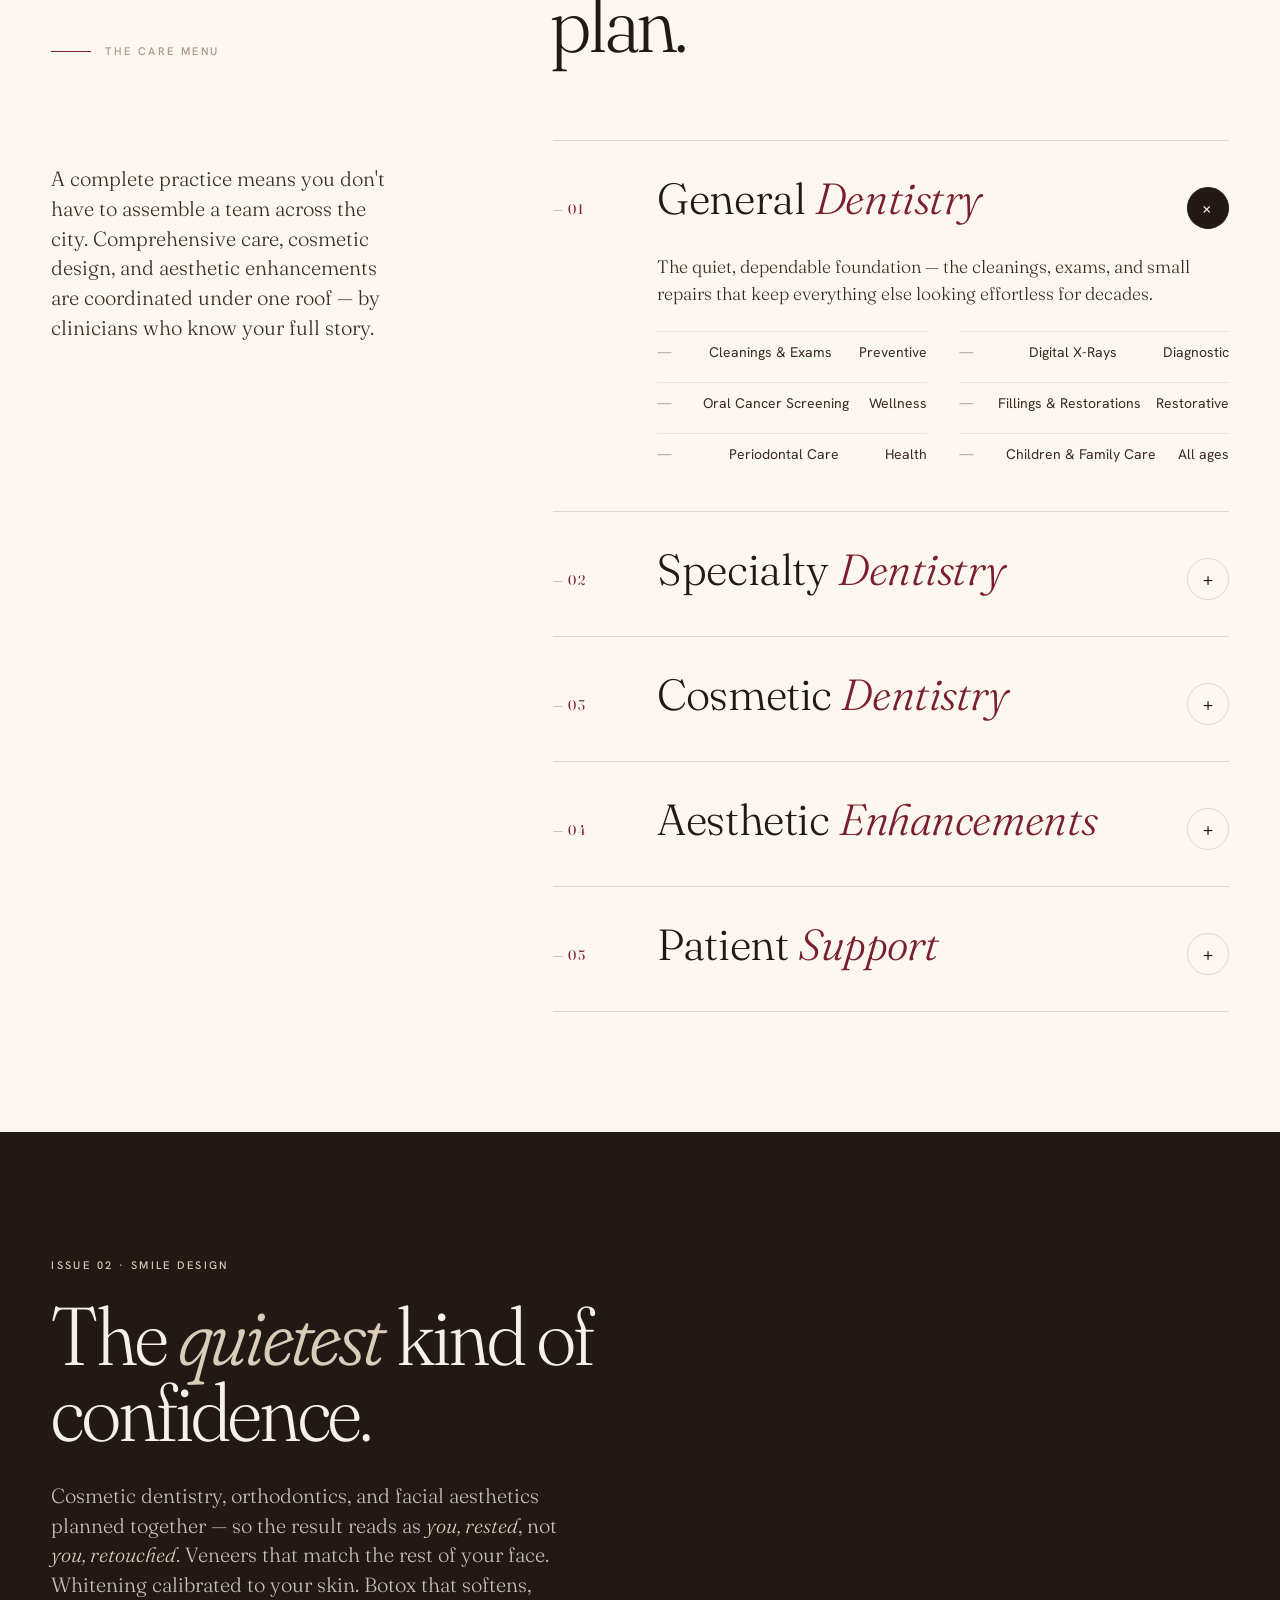
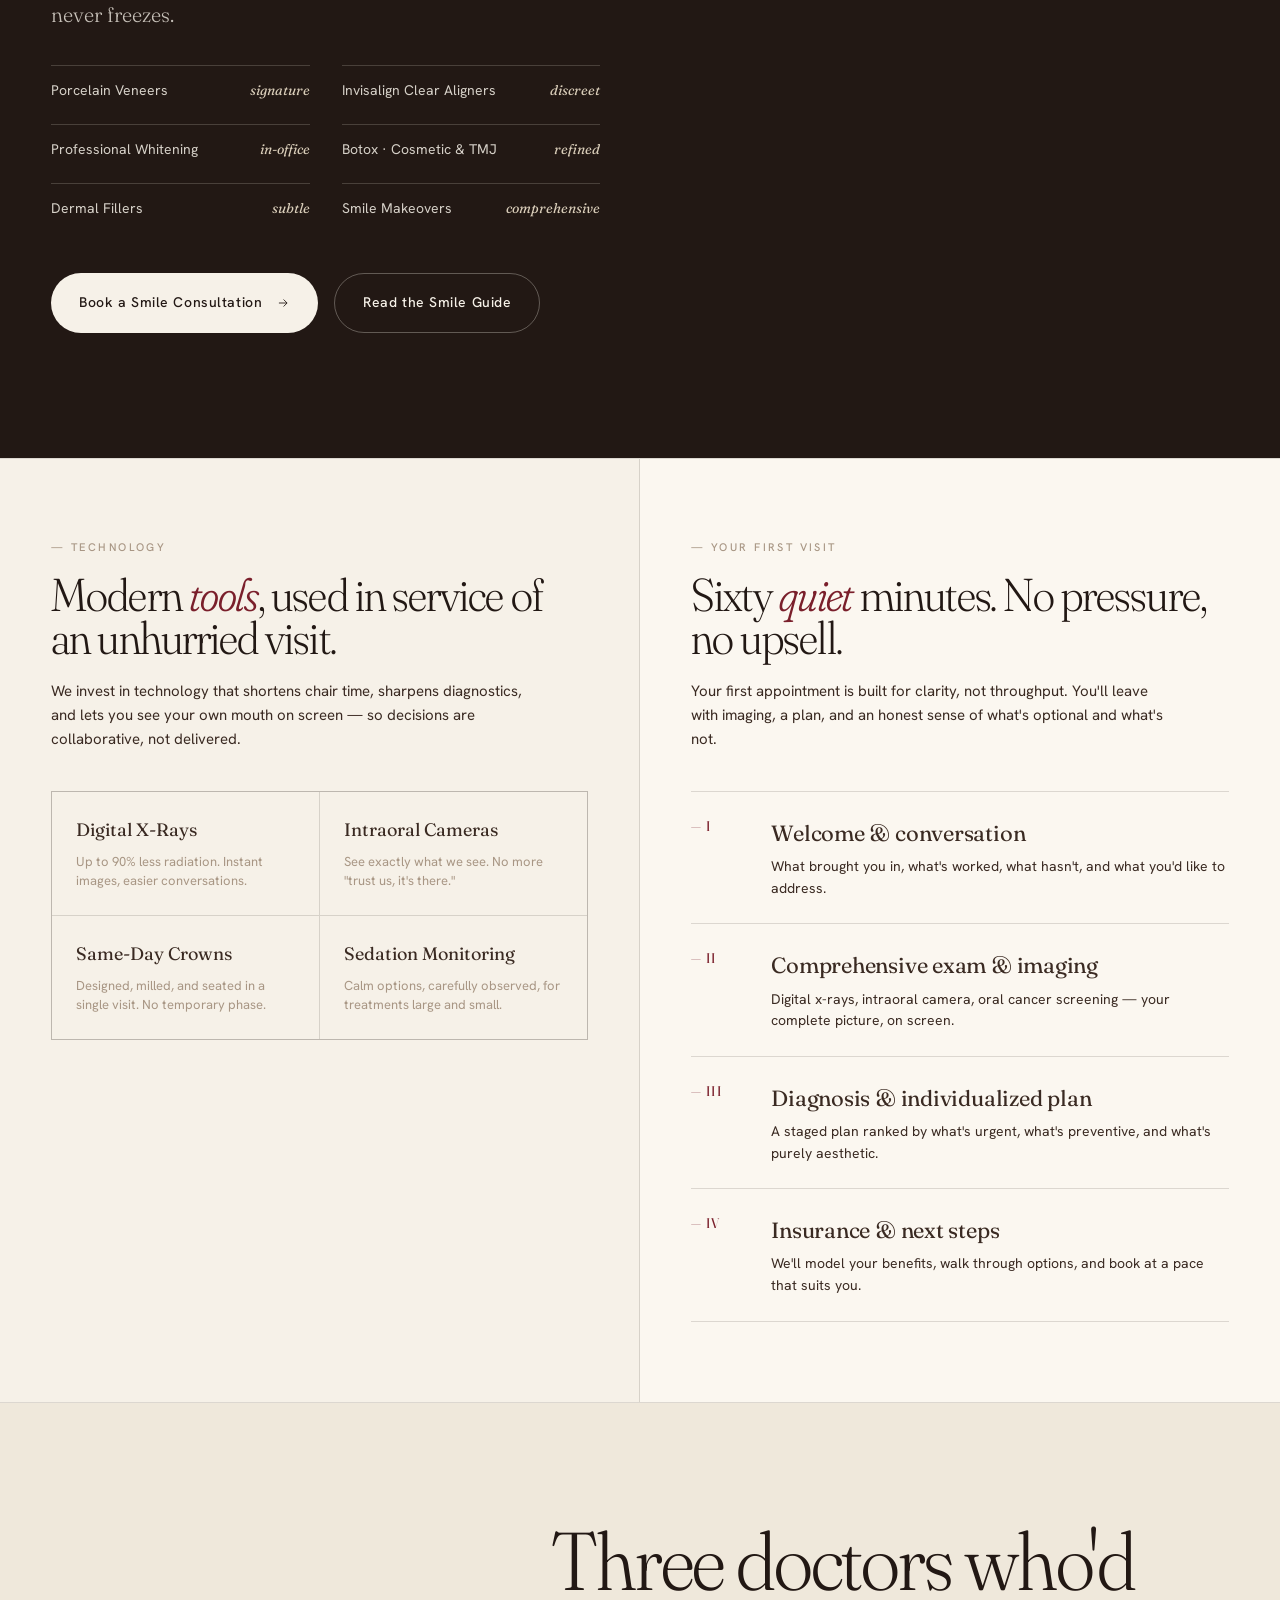
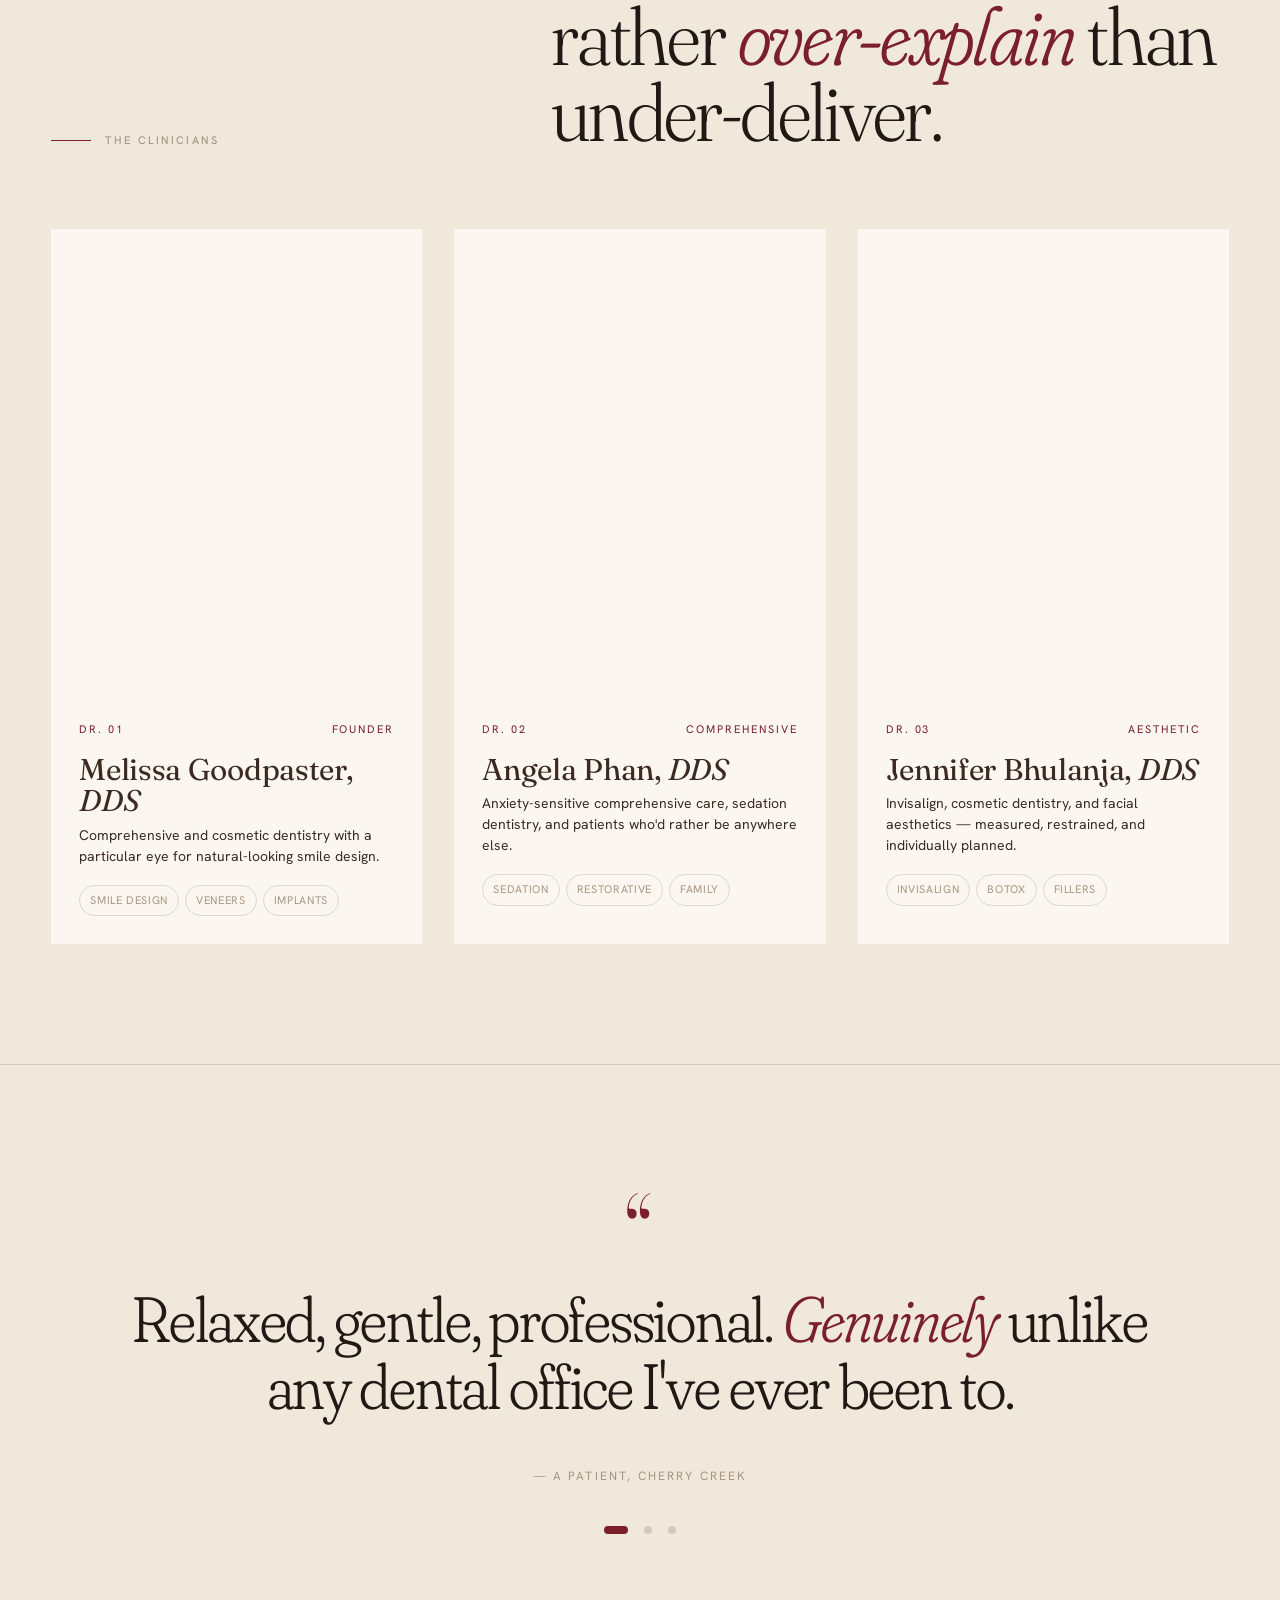
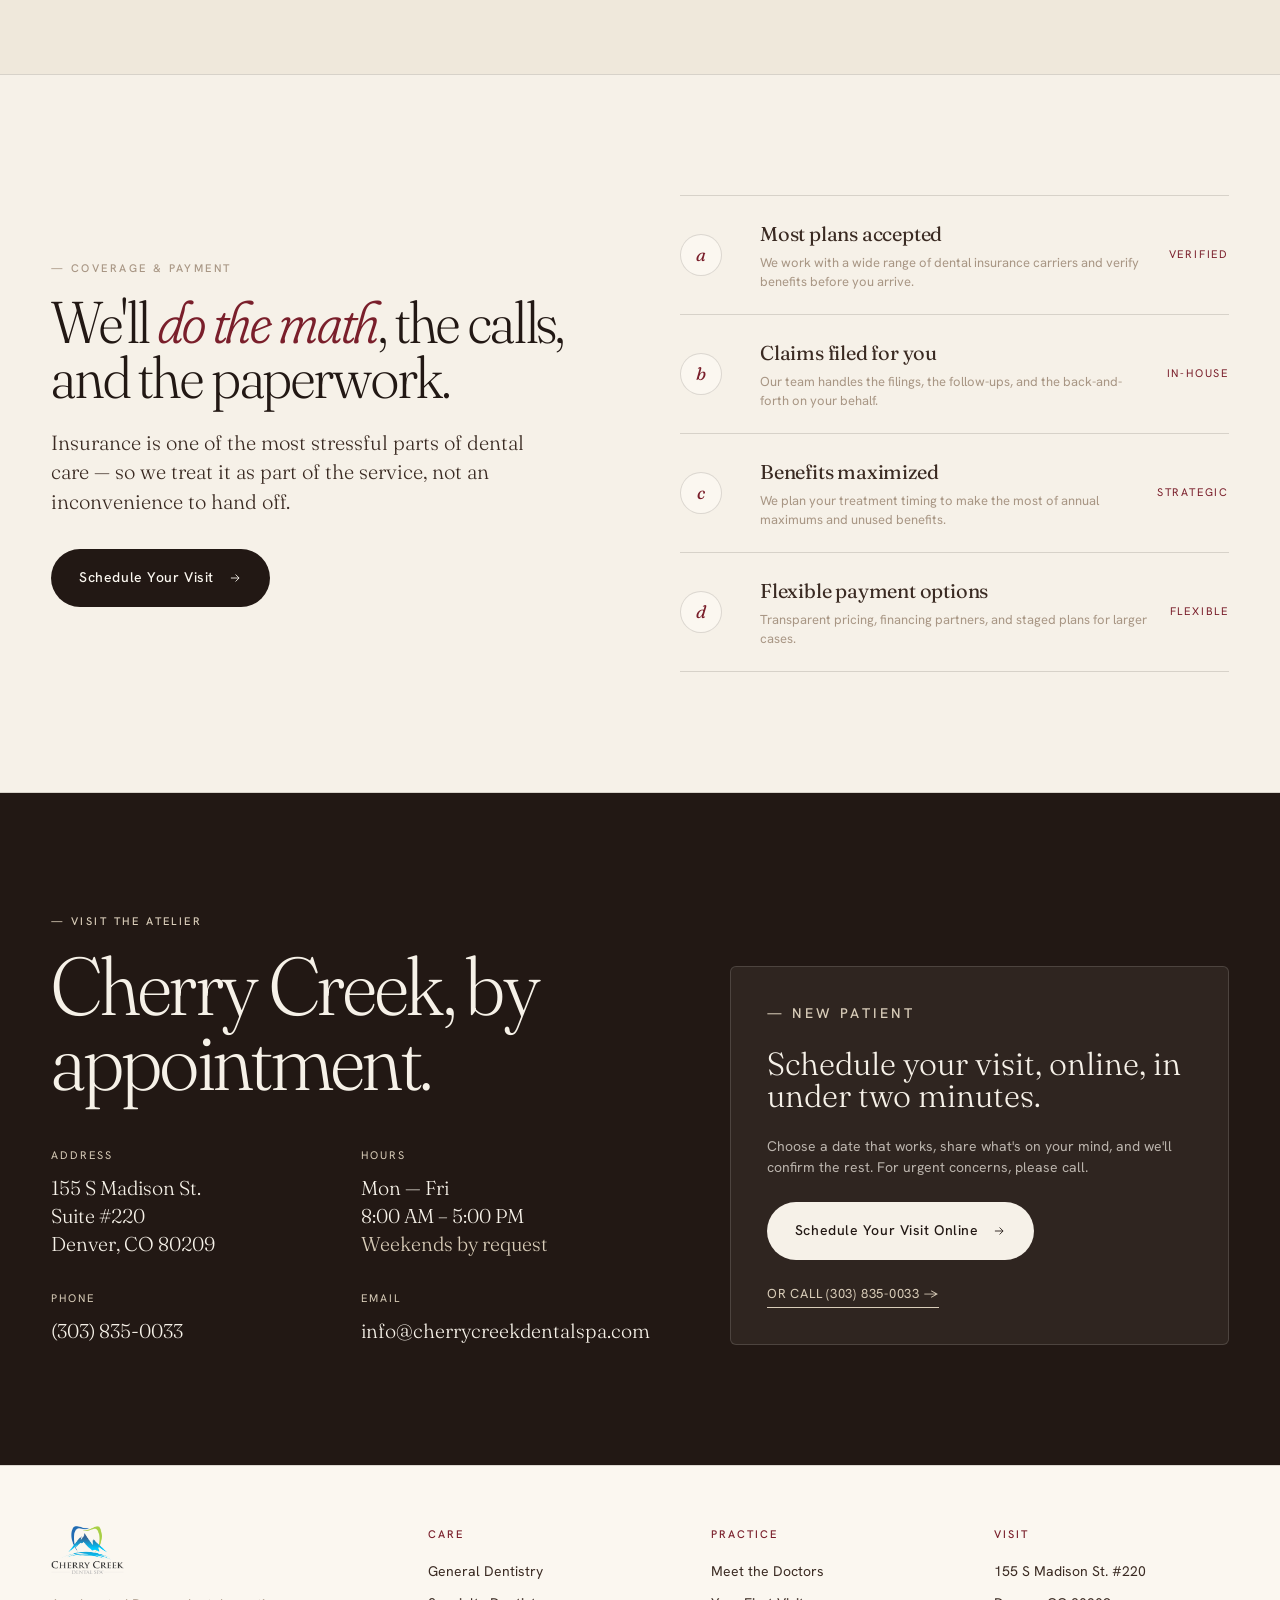
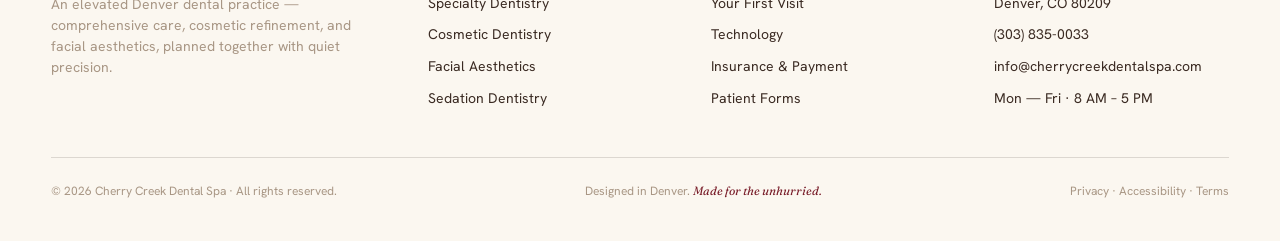
<file: concepts/the-confidence-atelier-9fb0ec51/index.html>
<!DOCTYPE html>
<html lang="en">
<head>
<meta charset="UTF-8">
<meta name="viewport" content="width=device-width, initial-scale=1.0">
<title>Cherry Creek Dental Spa — The Confidence Atelier · Denver</title>
<meta name="description" content="A boutique Denver dental practice where comprehensive care, cosmetic dentistry, and facial aesthetics are thoughtfully designed around you. By Drs. Goodpaster, Phan, and Bhulanja.">
<link rel="icon" href="../../assets/images/ch-9e6a01c1b3d7.png">
<link rel="preconnect" href="https://fonts.googleapis.com">
<link rel="preconnect" href="https://fonts.gstatic.com" crossorigin="">
<link href="https://fonts.googleapis.com/css2?family=Fraunces:ital,opsz,wght,SOFT@0,9..144,200..900,0..100;1,9..144,200..900,0..100&family=Hanken+Grotesk:wght@300;400;500;600&display=swap" rel="stylesheet">

<link rel="stylesheet" href="assets/styles.css" />
</head>
<body>

<!-- Utility bar -->
<div class="util">
  <div class="util-side">
    <span>Open · Mon–Fri · 8:00–5:00</span>
  </div>
  <div class="marquee" aria-hidden="true">
    <span>Now welcoming new patients</span>
    <span>Same-day crowns available</span>
    <span>Sedation dentistry · gentle care</span>
    <span>Cosmetic consultations · by appointment</span>
  </div>
  <div class="util-side">
    <a href="tel:+13038350033">(303) 835-0033</a>
    <a href="#book">Book online ↗</a>
  </div>
</div>

<!-- Header -->
<header class="site">
  <nav class="nav" aria-label="Primary">
    <a class="logo" href="#" aria-label="Cherry Creek Dental Spa home">
      <img src="../../assets/images/cherry-creek-r-logo-500-6a915f4117b9.png" alt="Cherry Creek Dental Spa">
    </a>
    <div class="nav-links" id="navlinks">
      <button data-mega="care">Care Menu</button>
      <button data-mega="goals">Your Goals</button>
      <a href="#doctors">The Doctors</a>
      <a href="#first-visit">First Visit</a>
      <a href="#visit">Visit Us</a>
    </div>
    <div class="nav-cta">
      <a class="phone" href="tel:+13038350033">(303) 835-0033</a>
      <a class="btn btn-primary" href="#book">Schedule Visit <span class="arrow"></span></a>
      <button class="burger" aria-label="Open menu" id="burger">
        <svg width="16" height="16" viewBox="0 0 24 24" fill="none" stroke="currentColor" stroke-width="1.5"><path d="M3 7h18M3 17h18" /></svg>
      </button>
    </div>
  </nav>

  <!-- Mega panel: Care -->
  <div class="mega" id="mega-care" role="region" aria-label="Care menu">
    <div class="mega-grid">
      <div class="mega-intro">
        <p class="eyebrow">The Care Menu</p>
        <h3>A curated atelier of dentistry, designed around you.</h3>
        <p>Five disciplines under one roof — orchestrated so your treatment plan is unhurried, integrated, and quietly precise.</p>
        <a href="#services" class="btn-link">Explore the menu <span class="arrow"></span></a>
      </div>
      <div class="mega-col">
        <h4>Smile Design</h4>
        <ul>
          <li><a href="#">Porcelain Veneers</a></li>
          <li><a href="#">Smile Makeovers</a></li>
          <li><a href="#">Teeth Whitening</a></li>
          <li><a href="#">Bonding &amp; Contouring</a></li>
          <li><a href="#">Invisalign</a></li>
        </ul>
      </div>
      <div class="mega-col">
        <h4>Everyday Care</h4>
        <ul>
          <li><a href="#">Cleanings &amp; Exams</a></li>
          <li><a href="#">Digital X-Rays</a></li>
          <li><a href="#">Oral Cancer Screening</a></li>
          <li><a href="#">Periodontal Care</a></li>
          <li><a href="#">Children &amp; Family</a></li>
        </ul>
      </div>
      <div class="mega-col">
        <h4>Advanced Care</h4>
        <ul>
          <li><a href="#">Same-Day Crowns</a></li>
          <li><a href="#">Implant Restorations</a></li>
          <li><a href="#">Root Canal Therapy</a></li>
          <li><a href="#">Bridges &amp; Dentures</a></li>
          <li><a href="#">Emergency Dentistry</a></li>
        </ul>
      </div>
      <div class="mega-col">
        <h4>Facial Aesthetics</h4>
        <ul>
          <li><a href="#">Botox · Therapeutic</a></li>
          <li><a href="#">Botox · Cosmetic</a></li>
          <li><a href="#">Dermal Fillers</a></li>
          <li><a href="#">Lip Refinement</a></li>
          <li><a href="#">Consultations</a></li>
        </ul>
      </div>
      <div class="mega-feature">
        <div class="img" style="background-image:url('https://files.qriosai.com/gen/IhXD7IIWzXwS69faeb3aJjJ8GOtf74Vc.webp')"></div>
        <p><strong>Nervous about treatment?</strong> Sedation options, slower pacing, and clinicians trained to listen first.</p>
        <a href="#experience" class="btn-link">Comfort-focused care <span class="arrow"></span></a>
      </div>
    </div>
  </div>

  <!-- Mega panel: Goals -->
  <div class="mega" id="mega-goals" role="region" aria-label="Goals menu">
    <div class="mega-grid">
      <div class="mega-intro">
        <p class="eyebrow">Start by goal</p>
        <h3>Tell us what you want from your smile.</h3>
        <p>Care here begins with intent — a clear conversation about what you'd like to address, refine, or leave alone.</p>
      </div>
      <div class="mega-col">
        <h4>I want…</h4>
        <ul>
          <li><a href="#">A brighter, whiter smile</a></li>
          <li><a href="#">A full smile makeover</a></li>
          <li><a href="#">Straighter teeth (Invisalign)</a></li>
          <li><a href="#">A refreshed, natural look</a></li>
        </ul>
      </div>
      <div class="mega-col">
        <h4>I need…</h4>
        <ul>
          <li><a href="#">A new dental home</a></li>
          <li><a href="#">A cleaning &amp; checkup</a></li>
          <li><a href="#">A second opinion</a></li>
          <li><a href="#">Emergency relief</a></li>
        </ul>
      </div>
      <div class="mega-col">
        <h4>I'm worried about…</h4>
        <ul>
          <li><a href="#">Anxiety &amp; sedation options</a></li>
          <li><a href="#">Cost &amp; insurance</a></li>
          <li><a href="#">Past dental experiences</a></li>
          <li><a href="#">Sensitivity &amp; comfort</a></li>
        </ul>
      </div>
      <div class="mega-col">
        <h4>I'm considering…</h4>
        <ul>
          <li><a href="#">Implants</a></li>
          <li><a href="#">Botox or fillers</a></li>
          <li><a href="#">Same-day crowns</a></li>
          <li><a href="#">Long-term planning</a></li>
        </ul>
      </div>
      <div class="mega-feature">
        <div class="img" style="background-image:url('https://files.qriosai.com/gen/BV0o55Px3pvN5v69faeb3ahZIl8MDdYe.webp')"></div>
        <p><strong>Not sure where to start?</strong> A 60-minute new-patient consultation maps everything before a single instrument is picked up.</p>
        <a href="#first-visit" class="btn-link">The first visit <span class="arrow"></span></a>
      </div>
    </div>
  </div>
</header>

<!-- Mobile menu -->
<div class="mobile-panel" id="mobile-panel">
  <button class="close" id="close-mobile" aria-label="Close menu">✕</button>
  <a href="#services">Care Menu</a>
  <a href="#pathways">Your Goals</a>
  <a href="#doctors">The Doctors</a>
  <a href="#first-visit">First Visit</a>
  <a href="#visit">Visit Us</a>
  <a href="#book" style="color:var(--cherry)">Schedule Visit ↗</a>
</div>

<!-- HERO -->
<section class="hero" aria-label="Hero">
  <div class="hero-meta reveal">
    <span><strong>Atelier No. 01</strong> · Cherry Creek, Denver</span>
    <span>Est. <strong>2003</strong> · 155 S Madison St.</span>
    <span>Issue · <strong>Spring / Summer 2026</strong></span>
  </div>

  <div class="hero-grid">
    <div>
      <div class="hero-pill reveal"><span class="dot"></span> Now welcoming new patients</div>
      <div class="hero-headline reveal">
        <p class="eyebrow" style="margin-bottom:18px">The Confidence Atelier</p>
        <h1 class="h-display h1">A healthier<br>smile, <em>beautifully</em><br>planned.</h1>
      </div>
      <p class="lede hero-lede reveal">
        Cherry Creek Dental Spa is a Denver practice where comprehensive dentistry, cosmetic refinement, and facial aesthetics are designed together — quietly, precisely, and on your terms.
      </p>
      <div class="hero-actions reveal">
        <a class="btn btn-primary" href="#book">Schedule Your Visit <span class="arrow"></span></a>
        <a class="btn btn-ghost" href="#services">Explore the Care Menu</a>
      </div>
    </div>
    <div class="hero-side reveal">
      <div class="hero-img" style="background-image:url('https://files.qriosai.com/gen/BV0o55Px3pvN5v69faeb3ahZIl8MDdYe.webp')"></div>
      <p class="hero-caption">Photographed in suite — natural light, no retouching. The way smiles ought to be considered.</p>
    </div>
  </div>
</section>

<!-- Proof marquee -->
<div class="proof" aria-hidden="true">
  <div class="proof-track">
    <span>Comprehensive Dentistry</span>
    <span>Cosmetic Smile Design</span>
    <span>Facial Aesthetics</span>
    <span>Sedation Dentistry</span>
    <span>Same-Day Crowns</span>
    <span>Invisalign Provider</span>
    <span>Comprehensive Dentistry</span>
    <span>Cosmetic Smile Design</span>
    <span>Facial Aesthetics</span>
    <span>Sedation Dentistry</span>
    <span>Same-Day Crowns</span>
    <span>Invisalign Provider</span>
  </div>
</div>

<!-- PATHWAYS -->
<section class="pathways" id="pathways" aria-label="Patient pathways">
  <div class="container">
    <div class="section-head">
      <p class="eyebrow label">Where to begin</p>
      <h2 class="h-display h2">Tell us what you want from this visit. We'll <em>build the plan</em> from there.</h2>
    </div>
    <div class="path-grid">
      <a class="path-card" href="#">
        <span class="num">— 01</span>
        <h3>I want a <em>brighter</em> smile.</h3>
        <div class="path-meta">
          <span>Whitening · Veneers · Makeovers</span>
          <span class="path-arrow">↗</span>
        </div>
      </a>
      <a class="path-card" href="#">
        <span class="num">— 02</span>
        <h3>I'm looking for a <em>dental home</em>.</h3>
        <div class="path-meta">
          <span>Comprehensive · Family · Preventive</span>
          <span class="path-arrow">↗</span>
        </div>
      </a>
      <a class="path-card" href="#">
        <span class="num">— 03</span>
        <h3>I'm <em>nervous</em> about treatment.</h3>
        <div class="path-meta">
          <span>Sedation · Slow pace · Listening first</span>
          <span class="path-arrow">↗</span>
        </div>
      </a>
      <a class="path-card" href="#">
        <span class="num">— 04</span>
        <h3>I want a <em>refreshed</em> look.</h3>
        <div class="path-meta">
          <span>Botox · Fillers · Lip refinement</span>
          <span class="path-arrow">↗</span>
        </div>
      </a>
    </div>
  </div>
</section>

<!-- EXPERIENCE / philosophy -->
<section id="experience" aria-label="Experience">
  <div class="container">
    <div class="section-head">
      <p class="eyebrow label">The Atelier Approach</p>
      <h2 class="h-display h2">Dentistry is a craft. <em>Yours</em> deserves the slow, deliberate kind.</h2>
    </div>
    <div style="display:grid;grid-template-columns:1.1fr .9fr;gap:80px;align-items:start" class="exp-wrap">
      <p class="lede" style="max-width:560px">
        We built Cherry Creek Dental Spa to feel less like a clinic and more like a private studio: quieter, warmer, hospitality-minded. Every appointment is paced for conversation first, treatment second — because the best clinical outcomes begin with a patient who feels genuinely heard.
      </p>
      <div>
        <div style="display:flex;flex-direction:column;gap:0">
          <div style="display:grid;grid-template-columns:50px 1fr;gap:20px;padding:20px 0;border-top:1px solid var(--line)">
            <span class="num" style="font-style:normal;font-size:14px;letter-spacing:.1em">— 01</span>
            <div>
              <h4 style="font-family:var(--serif);font-weight:400;font-size:22px;letter-spacing:-.01em;margin-bottom:6px">Conversation before instruments.</h4>
              <p style="font-size:14px;color:var(--ink);line-height:1.5">Every visit starts with what's bothering you, what you'd change, and what you'd never touch.</p>
            </div>
          </div>
          <div style="display:grid;grid-template-columns:50px 1fr;gap:20px;padding:20px 0;border-top:1px solid var(--line)">
            <span class="num" style="font-style:normal;font-size:14px;letter-spacing:.1em">— 02</span>
            <div>
              <h4 style="font-family:var(--serif);font-weight:400;font-size:22px;letter-spacing:-.01em;margin-bottom:6px">Imaging you can actually see.</h4>
              <p style="font-size:14px;color:var(--ink);line-height:1.5">Intraoral cameras and digital x-rays put your mouth on screen — so the plan is yours, not just ours.</p>
            </div>
          </div>
          <div style="display:grid;grid-template-columns:50px 1fr;gap:20px;padding:20px 0;border-top:1px solid var(--line);border-bottom:1px solid var(--line)">
            <span class="num" style="font-style:normal;font-size:14px;letter-spacing:.1em">— 03</span>
            <div>
              <h4 style="font-family:var(--serif);font-weight:400;font-size:22px;letter-spacing:-.01em;margin-bottom:6px">Sedation when you want it.</h4>
              <p style="font-size:14px;color:var(--ink);line-height:1.5">From mild relaxation to deeper sedation, comfort options are offered without judgement and without pressure.</p>
            </div>
          </div>
        </div>
      </div>
    </div>
  </div>
</section>

<!-- CARE MENU -->
<section id="services" aria-label="Services" style="background:var(--ivory);border-top:1px solid var(--line);">
  <div class="container">
    <div class="section-head">
      <p class="eyebrow label">The Care Menu</p>
      <h2 class="h-display h2">Five disciplines, <em>one studio</em>, one continuous plan.</h2>
    </div>
    <div class="menu-wrap">
      <aside class="menu-aside">
        <p class="lede">A complete practice means you don't have to assemble a team across the city. Comprehensive care, cosmetic design, and aesthetic enhancements are coordinated under one roof — by clinicians who know your full story.</p>
        <div class="img" style="background-image:url('https://cherrycreekdentalspa.com/wp-content/uploads/2018/06/Cherry-Creek-Dental-Spa-Office-02.jpg')"></div>
      </aside>
      <div class="menu-list" id="menu-list">
        <article class="menu-section open">
          <header class="menu-section-head">
            <span class="num">— 01</span>
            <h3>General <em>Dentistry</em></h3>
            <span class="menu-toggle">+</span>
          </header>
          <div class="menu-body"><div class="menu-body-inner">
            <p>The quiet, dependable foundation — the cleanings, exams, and small repairs that keep everything else looking effortless for decades.</p>
            <li>Cleanings &amp; Exams <span>Preventive</span></li>
            <li>Digital X-Rays <span>Diagnostic</span></li>
            <li>Oral Cancer Screening <span>Wellness</span></li>
            <li>Fillings &amp; Restorations <span>Restorative</span></li>
            <li>Periodontal Care <span>Health</span></li>
            <li>Children &amp; Family Care <span>All ages</span></li>
          </div></div>
        </article>

        <article class="menu-section">
          <header class="menu-section-head">
            <span class="num">— 02</span>
            <h3>Specialty <em>Dentistry</em></h3>
            <span class="menu-toggle">+</span>
          </header>
          <div class="menu-body"><div class="menu-body-inner">
            <p>Complex problems handled in-house — so you're not bounced between specialists or repeating your story to a third doctor.</p>
            <li>Root Canal Therapy <span>Endodontic</span></li>
            <li>Crowns &amp; Bridges <span>Prosthodontic</span></li>
            <li>Implant Restorations <span>Surgical</span></li>
            <li>Extractions <span>Surgical</span></li>
            <li>Dentures &amp; Partials <span>Restorative</span></li>
            <li>Emergency Dentistry <span>Same-day</span></li>
          </div></div>
        </article>

        <article class="menu-section">
          <header class="menu-section-head">
            <span class="num">— 03</span>
            <h3>Cosmetic <em>Dentistry</em></h3>
            <span class="menu-toggle">+</span>
          </header>
          <div class="menu-body"><div class="menu-body-inner">
            <p>Smile design with restraint — outcomes that look like the best, most rested version of you, not someone else's veneer.</p>
            <li>Porcelain Veneers <span>Signature</span></li>
            <li>Smile Makeovers <span>Comprehensive</span></li>
            <li>Professional Whitening <span>In-office</span></li>
            <li>Bonding &amp; Contouring <span>Refinement</span></li>
            <li>Invisalign <span>Clear aligners</span></li>
            <li>Same-Day Crowns <span>One visit</span></li>
          </div></div>
        </article>

        <article class="menu-section">
          <header class="menu-section-head">
            <span class="num">— 04</span>
            <h3>Aesthetic <em>Enhancements</em></h3>
            <span class="menu-toggle">+</span>
          </header>
          <div class="menu-body"><div class="menu-body-inner">
            <p>Facial aesthetics belong with smile design — your dentists already understand the lower face better than most. We use that knowledge gently.</p>
            <li>Botox · Cosmetic <span>Refresh</span></li>
            <li>Botox · Therapeutic <span>TMJ relief</span></li>
            <li>Dermal Fillers <span>Volume</span></li>
            <li>Lip Refinement <span>Subtle</span></li>
            <li>Aesthetic Consultations <span>By appointment</span></li>
          </div></div>
        </article>

        <article class="menu-section">
          <header class="menu-section-head">
            <span class="num">— 05</span>
            <h3>Patient <em>Support</em></h3>
            <span class="menu-toggle">+</span>
          </header>
          <div class="menu-body"><div class="menu-body-inner">
            <p>The unglamorous things that make care actually work — the insurance call, the payment plan, the late afternoon you needed someone to pick up.</p>
            <li>Insurance Filing <span>We handle it</span></li>
            <li>Benefit Maximization <span>Annual review</span></li>
            <li>Payment Options <span>Flexible</span></li>
            <li>Sedation Planning <span>Anxiety care</span></li>
            <li>Records &amp; Transfers <span>Hassle-free</span></li>
          </div></div>
        </article>
      </div>
    </div>
  </div>
</section>

<!-- COSMETIC FEATURE -->
<section class="cosmetic" id="cosmetic" aria-label="Cosmetic & aesthetics">
  <div class="container">
    <div>
      <p class="eyebrow" style="color:var(--stone);margin-bottom:24px">Issue 02 · Smile Design</p>
      <h2 class="h-display h2">The <em>quietest</em> kind of confidence.</h2>
      <p class="lede" style="margin-top:32px;max-width:520px;color:rgba(246,241,232,.78)">
        Cosmetic dentistry, orthodontics, and facial aesthetics planned together — so the result reads as <em style="color:var(--stone);font-style:italic">you, rested</em>, not <em style="color:var(--stone);font-style:italic">you, retouched</em>. Veneers that match the rest of your face. Whitening calibrated to your skin. Botox that softens, never freezes.
      </p>
      <div class="cosmetic-list">
        <div><span>Porcelain Veneers</span><span>signature</span></div>
        <div><span>Invisalign Clear Aligners</span><span>discreet</span></div>
        <div><span>Professional Whitening</span><span>in-office</span></div>
        <div><span>Botox · Cosmetic &amp; TMJ</span><span>refined</span></div>
        <div><span>Dermal Fillers</span><span>subtle</span></div>
        <div><span>Smile Makeovers</span><span>comprehensive</span></div>
      </div>
      <div style="display:flex;gap:16px;margin-top:40px;flex-wrap:wrap">
        <a class="btn btn-primary" href="#book">Book a Smile Consultation <span class="arrow"></span></a>
        <a class="btn btn-ghost" href="#">Read the Smile Guide</a>
      </div>
    </div>
    <div class="img-stack">
      <div class="a" style="background-image:url('https://cherrycreekdentalspa.com/wp-content/uploads/2019/09/newCherry-Creek-Dental-Spa-Office-03.jpg')"></div>
      <div class="b" style="background-image:url('https://files.qriosai.com/gen/IhXD7IIWzXwS69faeb3aJjJ8GOtf74Vc.webp')"></div>
    </div>
  </div>
</section>

<!-- TECH + FIRST VISIT -->
<section style="padding:0;background:var(--ivory)" aria-label="Technology and first visit">
  <div class="twin">
    <div id="technology">
      <p class="eyebrow" style="margin-bottom:18px">— Technology</p>
      <h3 class="h-display h3">Modern <em>tools</em>, used in service of an unhurried visit.</h3>
      <p style="margin-top:20px;max-width:480px;color:var(--ink);font-size:15px;line-height:1.6">
        We invest in technology that shortens chair time, sharpens diagnostics, and lets you see your own mouth on screen — so decisions are collaborative, not delivered.
      </p>
      <div class="tech-grid">
        <div>
          <h4>Digital X-Rays</h4>
          <p>Up to 90% less radiation. Instant images, easier conversations.</p>
        </div>
        <div>
          <h4>Intraoral Cameras</h4>
          <p>See exactly what we see. No more "trust us, it's there."</p>
        </div>
        <div>
          <h4>Same-Day Crowns</h4>
          <p>Designed, milled, and seated in a single visit. No temporary phase.</p>
        </div>
        <div>
          <h4>Sedation Monitoring</h4>
          <p>Calm options, carefully observed, for treatments large and small.</p>
        </div>
      </div>
    </div>
    <div id="first-visit">
      <p class="eyebrow" style="margin-bottom:18px">— Your First Visit</p>
      <h3 class="h-display h3">Sixty <em>quiet</em> minutes. No pressure, no upsell.</h3>
      <p style="margin-top:20px;max-width:480px;color:var(--ink);font-size:15px;line-height:1.6">
        Your first appointment is built for clarity, not throughput. You'll leave with imaging, a plan, and an honest sense of what's optional and what's not.
      </p>
      <div class="visit-steps">
        <div class="visit-step"><span class="num">— I</span><div><h4>Welcome &amp; conversation</h4><p>What brought you in, what's worked, what hasn't, and what you'd like to address.</p></div></div>
        <div class="visit-step"><span class="num">— II</span><div><h4>Comprehensive exam &amp; imaging</h4><p>Digital x-rays, intraoral camera, oral cancer screening — your complete picture, on screen.</p></div></div>
        <div class="visit-step"><span class="num">— III</span><div><h4>Diagnosis &amp; individualized plan</h4><p>A staged plan ranked by what's urgent, what's preventive, and what's purely aesthetic.</p></div></div>
        <div class="visit-step"><span class="num">— IV</span><div><h4>Insurance &amp; next steps</h4><p>We'll model your benefits, walk through options, and book at a pace that suits you.</p></div></div>
      </div>
    </div>
  </div>
</section>

<!-- DOCTORS -->
<section class="doctors" id="doctors" aria-label="The doctors">
  <div class="container">
    <div class="section-head">
      <p class="eyebrow label">The Clinicians</p>
      <h2 class="h-display h2">Three doctors who'd rather <em>over-explain</em> than under-deliver.</h2>
    </div>
    <div class="doc-grid">
      <article class="doc-card">
        <div class="doc-img" style="background-image:url('https://files.qriosai.com/gen/1o69faeb3bap7UqeKZskbrOOc67R9aD2.webp');background-position:left center"></div>
        <div class="doc-body">
          <div class="meta"><span>Dr. 01</span><span>Founder</span></div>
          <h3>Melissa Goodpaster, <em style="font-style:italic">DDS</em></h3>
          <p>Comprehensive and cosmetic dentistry with a particular eye for natural-looking smile design.</p>
          <div class="tags">
            <span class="tag">Smile Design</span><span class="tag">Veneers</span><span class="tag">Implants</span>
          </div>
        </div>
      </article>
      <article class="doc-card">
        <div class="doc-img" style="background-image:url('https://files.qriosai.com/gen/1o69faeb3bap7UqeKZskbrOOc67R9aD2.webp');background-position:center"></div>
        <div class="doc-body">
          <div class="meta"><span>Dr. 02</span><span>Comprehensive</span></div>
          <h3>Angela Phan, <em style="font-style:italic">DDS</em></h3>
          <p>Anxiety-sensitive comprehensive care, sedation dentistry, and patients who'd rather be anywhere else.</p>
          <div class="tags">
            <span class="tag">Sedation</span><span class="tag">Restorative</span><span class="tag">Family</span>
          </div>
        </div>
      </article>
      <article class="doc-card">
        <div class="doc-img" style="background-image:url('https://files.qriosai.com/gen/1o69faeb3bap7UqeKZskbrOOc67R9aD2.webp');background-position:right center"></div>
        <div class="doc-body">
          <div class="meta"><span>Dr. 03</span><span>Aesthetic</span></div>
          <h3>Jennifer Bhulanja, <em style="font-style:italic">DDS</em></h3>
          <p>Invisalign, cosmetic dentistry, and facial aesthetics — measured, restrained, and individually planned.</p>
          <div class="tags">
            <span class="tag">Invisalign</span><span class="tag">Botox</span><span class="tag">Fillers</span>
          </div>
        </div>
      </article>
    </div>
  </div>
</section>

<!-- TESTIMONIALS -->
<section class="testi" aria-label="Patient feedback" style="background:var(--paper);border-top:1px solid var(--line)">
  <div class="container">
    <div class="testi-display">
      <span class="testi-mark">“</span>
      <p class="testi-quote" id="testi-quote">Relaxed, gentle, professional. <em>Genuinely</em> unlike any dental office I've ever been to.</p>
      <p class="testi-meta" id="testi-meta">— A patient, Cherry Creek</p>
      <div class="testi-controls" role="tablist">
        <span class="testi-dot active" data-i="0"></span>
        <span class="testi-dot" data-i="1"></span>
        <span class="testi-dot" data-i="2"></span>
      </div>
    </div>
  </div>
</section>

<!-- INSURANCE -->
<section class="insurance" id="insurance" aria-label="Insurance and payment">
  <div class="container ins-wrap">
    <div>
      <p class="eyebrow" style="margin-bottom:18px">— Coverage &amp; Payment</p>
      <h2 class="h-display h2" style="font-size:clamp(36px,4.6vw,68px)">We'll <em>do the math</em>, the calls, and the paperwork.</h2>
      <p class="lede" style="margin-top:24px;max-width:480px">Insurance is one of the most stressful parts of dental care — so we treat it as part of the service, not an inconvenience to hand off.</p>
      <a class="btn btn-primary" href="#book" style="margin-top:32px">Schedule Your Visit <span class="arrow"></span></a>
    </div>
    <div class="ins-features">
      <div class="ins-feature">
        <span class="ico">a</span>
        <div><h4>Most plans accepted</h4><p>We work with a wide range of dental insurance carriers and verify benefits before you arrive.</p></div>
        <span class="tag">Verified</span>
      </div>
      <div class="ins-feature">
        <span class="ico">b</span>
        <div><h4>Claims filed for you</h4><p>Our team handles the filings, the follow-ups, and the back-and-forth on your behalf.</p></div>
        <span class="tag">In-house</span>
      </div>
      <div class="ins-feature">
        <span class="ico">c</span>
        <div><h4>Benefits maximized</h4><p>We plan your treatment timing to make the most of annual maximums and unused benefits.</p></div>
        <span class="tag">Strategic</span>
      </div>
      <div class="ins-feature">
        <span class="ico">d</span>
        <div><h4>Flexible payment options</h4><p>Transparent pricing, financing partners, and staged plans for larger cases.</p></div>
        <span class="tag">Flexible</span>
      </div>
    </div>
  </div>
</section>

<!-- VISIT -->
<section class="visit" id="visit" aria-label="Visit us">
  <div class="visit-grid">
    <div>
      <p class="eyebrow" style="color:var(--stone);margin-bottom:18px">— Visit the Atelier</p>
      <h2 class="h-display h2">Cherry Creek, by appointment.</h2>
      <dl class="visit-info">
        <div>
          <dt>Address</dt>
          <dd>155 S Madison St.<br>Suite #220<br>Denver, CO 80209</dd>
        </div>
        <div>
          <dt>Hours</dt>
          <dd>Mon — Fri<br>8:00 AM – 5:00 PM<br><span style="color:var(--stone)">Weekends by request</span></dd>
        </div>
        <div>
          <dt>Phone</dt>
          <dd><a href="tel:+13038350033">(303) 835-0033</a></dd>
        </div>
        <div>
          <dt>Email</dt>
          <dd><a href="mailto:info@cherrycreekdentalspa.com">info@cherrycreekdentalspa.com</a></dd>
        </div>
      </dl>
    </div>
    <div class="visit-cta" id="book">
      <p class="eyebrow" style="color:var(--stone)">— New Patient</p>
      <h3>Schedule your visit, online, in under two minutes.</h3>
      <p>Choose a date that works, share what's on your mind, and we'll confirm the rest. For urgent concerns, please call.</p>
      <a class="btn btn-primary" href="https://bookit.dentrixascend.com/soe/new/dental?pid=ASC15000000000755&mode=externalLink" target="_blank" rel="noopener">Schedule Your Visit Online <span class="arrow"></span></a>
      <a class="btn-link" href="tel:+13038350033" style="color:var(--stone)">Or call (303) 835-0033 →</a>
    </div>
  </div>
</section>

<!-- FOOTER -->
<footer>
  <div class="foot">
    <div class="foot-brand">
      <img src="../../assets/images/cherry-creek-r-logo-500-6a915f4117b9.png" alt="Cherry Creek Dental Spa">
      <p>An elevated Denver dental practice — comprehensive care, cosmetic refinement, and facial aesthetics, planned together with quiet precision.</p>
    </div>
    <div>
      <h5>Care</h5>
      <ul>
        <li><a href="#">General Dentistry</a></li>
        <li><a href="#">Specialty Dentistry</a></li>
        <li><a href="#">Cosmetic Dentistry</a></li>
        <li><a href="#">Facial Aesthetics</a></li>
        <li><a href="#">Sedation Dentistry</a></li>
      </ul>
    </div>
    <div>
      <h5>Practice</h5>
      <ul>
        <li><a href="#doctors">Meet the Doctors</a></li>
        <li><a href="#first-visit">Your First Visit</a></li>
        <li><a href="#technology">Technology</a></li>
        <li><a href="#insurance">Insurance &amp; Payment</a></li>
        <li><a href="#">Patient Forms</a></li>
      </ul>
    </div>
    <div>
      <h5>Visit</h5>
      <ul>
        <li>155 S Madison St. #220</li>
        <li>Denver, CO 80209</li>
        <li><a href="tel:+13038350033">(303) 835-0033</a></li>
        <li><a href="mailto:info@cherrycreekdentalspa.com">info@cherrycreekdentalspa.com</a></li>
        <li>Mon — Fri · 8 AM – 5 PM</li>
      </ul>
    </div>
  </div>
  <div class="legal">
    <span>© <span id="yr"></span> Cherry Creek Dental Spa · All rights reserved.</span>
    <span>Designed in Denver. <em>Made for the unhurried.</em></span>
    <span><a href="#">Privacy</a> · <a href="#">Accessibility</a> · <a href="#">Terms</a></span>
  </div>
</footer>


<script src="assets/app.js"></script>
</body>
</html>
</file>
<file: concepts/precision-with-a-softer-touch-9fb0ec51/assets/styles.css>
:root{
    --ink:#0a1430;
    --ink-2:#1a2547;
    --royal:#1e3fb8;
    --royal-deep:#0f227a;
    --sky:#7fc8ff;
    --cyan:#aee6ff;
    --lime:#caff3a;
    --lime-deep:#a8df1c;
    --cream:#f6f1e6;
    --paper:#fbf8f1;
    --bone:#efe9da;
    --line:rgba(10,20,48,0.12);
    --line-strong:rgba(10,20,48,0.28);
    --muted:#5a6480;
    --shadow: 0 30px 60px -30px rgba(15,34,122,0.35);
    --serif:'Fraunces', 'Times New Roman', serif;
    --sans:'Inter Tight', system-ui, -apple-system, sans-serif;
    --mono:'JetBrains Mono', monospace;
  }
  *{box-sizing:border-box;margin:0;padding:0}
  html{scroll-behavior:smooth}
  body{
    font-family:var(--sans);
    background:var(--paper);
    color:var(--ink);
    font-size:16px;
    line-height:1.55;
    -webkit-font-smoothing:antialiased;
    overflow-x:hidden;
  }
  img{max-width:100%;display:block}
  a{color:inherit;text-decoration:none}
  button{font:inherit;cursor:pointer;border:0;background:none;color:inherit}
  ::selection{background:var(--lime);color:var(--ink)}

  /* ───── Utility / typography ───── */
  .wrap{max-width:1340px;margin:0 auto;padding:0 28px}
  .eyebrow{
    font-family:var(--mono);
    font-size:11px;
    letter-spacing:.22em;
    text-transform:uppercase;
    color:var(--royal);
    display:inline-flex;align-items:center;gap:10px;
  }
  .eyebrow::before{content:"";width:22px;height:1px;background:var(--royal)}
  h1,h2,h3,h4{font-family:var(--serif);font-weight:400;letter-spacing:-0.02em;line-height:1.02;font-variation-settings:"SOFT" 50}
  h1{font-size:clamp(48px,7.4vw,108px)}
  h2{font-size:clamp(36px,4.8vw,68px);line-height:1.04}
  h3{font-size:clamp(22px,2vw,30px);line-height:1.15}
  .display-italic{font-style:italic;font-weight:300}
  p.lead{font-size:clamp(17px,1.3vw,20px);color:var(--ink-2);max-width:62ch}

  /* ───── Top utility ───── */
  .util{
    background:var(--ink);
    color:#dfe5f5;
    font-family:var(--mono);
    font-size:11px;
    letter-spacing:.18em;
    text-transform:uppercase;
  }
  .util-row{display:flex;justify-content:space-between;align-items:center;height:38px;gap:24px;flex-wrap:wrap}
  .util-row span{display:inline-flex;gap:8px;align-items:center}
  .util-row .dot{width:6px;height:6px;border-radius:50%;background:var(--lime);box-shadow:0 0 10px var(--lime)}
  .util-row a:hover{color:var(--lime)}

  /* ───── Header / Mega Menu ───── */
  header.site{
    position:sticky;top:0;z-index:100;
    background:rgba(251,248,241,0.85);
    backdrop-filter:blur(14px);
    border-bottom:1px solid var(--line);
  }
  .nav{
    display:grid;
    grid-template-columns:auto 1fr auto;
    align-items:center;
    height:84px;
    gap:32px;
  }
  .brand{display:flex;align-items:center;gap:12px}
  .brand img{height:46px;width:auto}
  .brand .word{font-family:var(--serif);font-size:18px;line-height:1;display:flex;flex-direction:column}
  .brand .word small{font-family:var(--mono);font-size:9px;letter-spacing:.25em;text-transform:uppercase;color:var(--muted);margin-top:4px}
  .menu{display:flex;justify-content:center;gap:6px}
  .menu > li{list-style:none;position:static}
  .menu > li > button, .menu > li > a{
    padding:12px 16px;
    font-size:14px;
    font-weight:500;
    color:var(--ink);
    display:inline-flex;align-items:center;gap:6px;
    border-radius:999px;
    transition:background .25s;
  }
  .menu > li > button:hover, .menu > li > a:hover{background:rgba(30,63,184,0.08)}
  .menu > li > button[aria-expanded="true"]{background:var(--ink);color:var(--paper)}
  .caret{width:10px;height:10px;border-right:1.5px solid currentColor;border-bottom:1.5px solid currentColor;transform:rotate(45deg) translate(-2px,-2px);transition:transform .3s}
  .menu > li > button[aria-expanded="true"] .caret{transform:rotate(225deg)}

  .nav-cta{display:flex;align-items:center;gap:12px}
  .btn{
    display:inline-flex;align-items:center;gap:10px;
    padding:14px 22px;border-radius:999px;
    font-family:var(--sans);font-weight:500;font-size:14px;
    letter-spacing:.01em;
    transition:transform .25s, background .25s, color .25s;
  }
  .btn-primary{background:var(--ink);color:var(--paper)}
  .btn-primary:hover{background:var(--royal);transform:translateY(-1px)}
  .btn-primary .arrow{width:18px;height:18px;border-radius:50%;background:var(--lime);display:inline-flex;align-items:center;justify-content:center;color:var(--ink);font-size:12px;transition:transform .3s}
  .btn-primary:hover .arrow{transform:translateX(3px)}
  .btn-ghost{border:1px solid var(--line-strong);color:var(--ink)}
  .btn-ghost:hover{border-color:var(--ink);background:var(--ink);color:var(--paper)}
  .btn-lime{background:var(--lime);color:var(--ink)}
  .btn-lime:hover{background:var(--ink);color:var(--lime)}

  .mega{
    position:absolute;left:0;right:0;top:100%;
    background:var(--paper);
    border-top:1px solid var(--line);
    border-bottom:1px solid var(--line);
    box-shadow:0 30px 50px -30px rgba(10,20,48,0.25);
    padding:44px 0 52px;
    display:none;
  }
  .mega.open{display:block;animation:megaIn .35s ease}
  @keyframes megaIn{from{opacity:0;transform:translateY(-8px)}to{opacity:1;transform:none}}
  .mega-grid{
    display:grid;
    grid-template-columns:1.1fr 1fr 1fr 1fr;
    gap:44px;
    align-items:start;
  }
  .mega-feature{
    background:var(--ink);color:var(--paper);
    border-radius:18px;padding:28px;
    display:flex;flex-direction:column;justify-content:space-between;
    min-height:260px;
    position:relative;overflow:hidden;
  }
  .mega-feature::before{
    content:"";position:absolute;inset:0;
    background:radial-gradient(circle at 80% 110%, rgba(127,200,255,0.35), transparent 55%);
  }
  .mega-feature h4{font-size:26px;color:var(--paper);position:relative}
  .mega-feature p{font-size:13px;color:rgba(246,241,230,0.7);position:relative;margin:8px 0 18px}
  .mega-feature a{position:relative;font-family:var(--mono);font-size:11px;letter-spacing:.2em;text-transform:uppercase;color:var(--lime);display:inline-flex;align-items:center;gap:8px}
  .mega-col h5{font-family:var(--mono);font-size:11px;letter-spacing:.22em;text-transform:uppercase;color:var(--royal);margin-bottom:14px;display:flex;align-items:center;gap:8px}
  .mega-col h5::before{content:attr(data-num);font-family:var(--mono);color:var(--ink-2);font-weight:500}
  .mega-col ul{list-style:none}
  .mega-col li a{
    display:flex;align-items:baseline;gap:10px;
    padding:9px 0;border-bottom:1px solid var(--line);
    font-size:14px;color:var(--ink-2);
    transition:color .2s, padding .2s;
  }
  .mega-col li a:hover{color:var(--royal);padding-left:6px}
  .mega-col li a small{font-family:var(--mono);font-size:10px;color:var(--muted);margin-left:auto}

  .burger{display:none;width:44px;height:44px;border:1px solid var(--line-strong);border-radius:50%;align-items:center;justify-content:center;flex-direction:column;gap:5px}
  .burger span{display:block;width:18px;height:1.5px;background:var(--ink)}

  /* ───── Hero ───── */
  .hero{
    position:relative;
    padding:48px 0 0;
    overflow:hidden;
  }
  .hero-grid{
    display:grid;
    grid-template-columns:1.15fr 1fr;
    gap:48px;
    align-items:end;
  }
  .hero-headline{position:relative;padding-bottom:40px}
  .hero h1{
    color:var(--ink);
  }
  .hero h1 .ital{font-style:italic;font-weight:300;color:var(--royal)}
  .hero h1 .markline{
    position:relative;display:inline-block;
  }
  .hero h1 .markline::after{
    content:"";position:absolute;left:-2%;right:-2%;bottom:6%;height:14px;
    background:var(--lime);z-index:-1;border-radius:2px;
    transform:skewX(-6deg);
  }
  .hero-meta{
    display:flex;flex-wrap:wrap;gap:14px;margin-top:36px;
  }
  .hero-cta-row{display:flex;flex-wrap:wrap;gap:14px;margin-top:36px;align-items:center}
  .hero-rating{
    display:inline-flex;align-items:center;gap:10px;
    font-family:var(--mono);font-size:11px;letter-spacing:.18em;text-transform:uppercase;color:var(--ink-2);
  }
  .hero-rating .stars{color:var(--royal);font-size:14px;letter-spacing:1px}

  .hero-visual{
    position:relative;
    aspect-ratio:4/5;
    border-radius:24px;
    overflow:hidden;
    box-shadow:var(--shadow);
  }
  .hero-visual img{width:100%;height:100%;object-fit:cover}
  .hero-visual::after{
    content:"";position:absolute;inset:0;
    background:linear-gradient(180deg, transparent 50%, rgba(10,20,48,0.45));
  }
  .hero-tag{
    position:absolute;left:24px;bottom:24px;z-index:2;
    color:var(--paper);
    display:flex;align-items:center;gap:14px;
  }
  .hero-tag .pulse{
    width:42px;height:42px;border-radius:50%;
    background:var(--lime);color:var(--ink);
    display:flex;align-items:center;justify-content:center;
    font-family:var(--mono);font-size:12px;font-weight:600;
    box-shadow:0 0 0 0 rgba(202,255,58,0.5);
    animation:pulse 2s infinite;
  }
  @keyframes pulse{0%{box-shadow:0 0 0 0 rgba(202,255,58,0.6)}70%{box-shadow:0 0 0 14px rgba(202,255,58,0)}100%{box-shadow:0 0 0 0 rgba(202,255,58,0)}}
  .hero-tag div{font-size:13px;line-height:1.3}
  .hero-tag div small{display:block;font-family:var(--mono);font-size:10px;letter-spacing:.18em;text-transform:uppercase;opacity:.75;margin-bottom:2px}

  .hero-floating{
    position:absolute;
    background:var(--paper);
    border:1px solid var(--line);
    border-radius:18px;
    padding:18px 22px;
    box-shadow:0 20px 40px -20px rgba(10,20,48,0.25);
    z-index:3;
  }
  .hero-floating.fl-1{top:10%;left:-50px;width:240px}
  .hero-floating.fl-1 .num{font-family:var(--serif);font-size:46px;line-height:1;color:var(--royal)}
  .hero-floating.fl-1 .lbl{font-size:12px;color:var(--muted);margin-top:6px}
  .hero-floating.fl-1 .bar{height:4px;background:var(--bone);border-radius:2px;margin-top:14px;overflow:hidden;position:relative}
  .hero-floating.fl-1 .bar::after{content:"";position:absolute;inset:0;width:78%;background:linear-gradient(90deg,var(--royal),var(--sky));border-radius:2px}

  .hero-bottom{
    margin-top:72px;
    border-top:1px solid var(--line);
    border-bottom:1px solid var(--line);
    padding:18px 0;
    overflow:hidden;
  }
  .marquee{display:flex;gap:60px;animation:scroll 38s linear infinite;white-space:nowrap;font-family:var(--mono);font-size:12px;letter-spacing:.22em;text-transform:uppercase;color:var(--ink-2)}
  .marquee span{display:inline-flex;align-items:center;gap:12px}
  .marquee span::after{content:"✦";color:var(--royal);font-size:10px;margin-left:60px}
  @keyframes scroll{from{transform:translateX(0)}to{transform:translateX(-50%)}}

  /* ───── Sections ───── */
  section{padding:120px 0;position:relative}
  .section-head{
    display:grid;grid-template-columns:1fr 1.4fr;gap:48px;align-items:end;margin-bottom:64px;
  }
  .section-head .kicker{display:flex;flex-direction:column;gap:18px}
  .section-head .num{
    font-family:var(--mono);font-size:11px;letter-spacing:.22em;text-transform:uppercase;color:var(--muted);
  }
  .section-head .num em{font-style:normal;color:var(--royal)}

  /* ───── About ───── */
  .about{background:var(--paper)}
  .about-grid{
    display:grid;grid-template-columns:1.15fr 1fr;gap:80px;align-items:center;
  }
  .about-img{
    aspect-ratio:5/6;
    border-radius:24px;overflow:hidden;
    position:relative;
  }
  .about-img img{width:100%;height:100%;object-fit:cover}
  .about-img .badge{
    position:absolute;bottom:24px;left:24px;right:24px;
    background:rgba(251,248,241,0.92);
    backdrop-filter:blur(8px);
    border-radius:14px;padding:18px 22px;
    display:flex;align-items:center;gap:16px;
  }
  .about-img .badge .icon{width:48px;height:48px;border-radius:50%;background:var(--ink);color:var(--lime);display:flex;align-items:center;justify-content:center;font-family:var(--serif);font-size:22px;font-style:italic}
  .about-img .badge p{font-size:13px;color:var(--ink-2);line-height:1.4}
  .about-text h2{margin:18px 0 28px}
  .about-text h2 em{font-style:italic;font-weight:300;color:var(--royal)}
  .about-stats{
    display:grid;grid-template-columns:repeat(3,1fr);gap:24px;
    margin-top:48px;padding-top:36px;border-top:1px solid var(--line);
  }
  .about-stats .stat .n{font-family:var(--serif);font-size:48px;line-height:1;color:var(--ink)}
  .about-stats .stat .n sup{font-family:var(--mono);font-size:14px;color:var(--royal);vertical-align:super;margin-left:2px}
  .about-stats .stat .l{font-size:13px;color:var(--muted);margin-top:8px;line-height:1.4}

  /* ───── Services ───── */
  .services{background:var(--ink);color:var(--paper)}
  .services .eyebrow{color:var(--lime)}
  .services .eyebrow::before{background:var(--lime)}
  .services h2{color:var(--paper)}
  .services h2 em{font-style:italic;font-weight:300;color:var(--sky)}
  .services .section-head p{color:rgba(246,241,230,0.7)}
  .svc-grid{
    display:grid;grid-template-columns:repeat(2,1fr);gap:1px;
    background:rgba(246,241,230,0.12);
    border:1px solid rgba(246,241,230,0.12);
    border-radius:24px;overflow:hidden;
  }
  .svc-card{
    background:var(--ink);
    padding:48px;
    position:relative;
    transition:background .35s;
    cursor:pointer;
  }
  .svc-card:hover{background:#0d1a3d}
  .svc-card .svc-num{font-family:var(--mono);font-size:11px;letter-spacing:.22em;color:var(--sky);margin-bottom:32px;display:flex;justify-content:space-between}
  .svc-card .svc-num em{font-style:normal;color:rgba(246,241,230,0.4)}
  .svc-card h3{color:var(--paper);font-size:36px;margin-bottom:18px}
  .svc-card h3 em{font-style:italic;font-weight:300;color:var(--lime)}
  .svc-card p{color:rgba(246,241,230,0.65);font-size:15px;max-width:42ch;margin-bottom:28px}
  .svc-list{
    list-style:none;display:flex;flex-wrap:wrap;gap:8px;margin-bottom:28px;
  }
  .svc-list li{
    font-family:var(--mono);font-size:11px;letter-spacing:.05em;
    padding:6px 12px;border:1px solid rgba(246,241,230,0.2);border-radius:999px;color:rgba(246,241,230,0.85);
  }
  .svc-link{
    display:inline-flex;align-items:center;gap:10px;
    font-family:var(--mono);font-size:11px;letter-spacing:.22em;text-transform:uppercase;color:var(--paper);
  }
  .svc-link .arr{width:32px;height:32px;border-radius:50%;border:1px solid rgba(246,241,230,0.3);display:inline-flex;align-items:center;justify-content:center;transition:background .25s,color .25s,border-color .25s}
  .svc-link:hover .arr{background:var(--lime);color:var(--ink);border-color:var(--lime)}

  /* ───── Comfort / Sedation ───── */
  .comfort{background:var(--paper)}
  .comfort-grid{
    display:grid;grid-template-columns:1fr 1.05fr;gap:80px;align-items:center;
  }
  .comfort-text h2 em{font-style:italic;font-weight:300;color:var(--royal)}
  .comfort-list{list-style:none;margin-top:40px;display:flex;flex-direction:column;gap:0}
  .comfort-list li{
    border-top:1px solid var(--line);
    padding:22px 0;
    display:grid;grid-template-columns:60px 1fr auto;gap:18px;align-items:center;
  }
  .comfort-list li:last-child{border-bottom:1px solid var(--line)}
  .comfort-list .ix{font-family:var(--mono);font-size:11px;letter-spacing:.18em;color:var(--royal)}
  .comfort-list .nm{font-family:var(--serif);font-size:22px;color:var(--ink)}
  .comfort-list .nm small{display:block;font-family:var(--sans);font-size:13px;color:var(--muted);margin-top:4px;letter-spacing:0}
  .comfort-list .lvl{font-family:var(--mono);font-size:10px;letter-spacing:.18em;text-transform:uppercase;color:var(--ink-2);padding:6px 12px;border:1px solid var(--line-strong);border-radius:999px}

  .comfort-visual{
    position:relative;border-radius:24px;overflow:hidden;
    aspect-ratio:4/5;
    box-shadow:var(--shadow);
  }
  .comfort-visual img{width:100%;height:100%;object-fit:cover}
  .comfort-quote{
    position:absolute;left:24px;right:24px;bottom:24px;
    background:rgba(30,63,184,0.95);color:var(--paper);
    border-radius:14px;padding:22px;
    font-family:var(--serif);font-style:italic;font-size:18px;line-height:1.35;
  }
  .comfort-quote small{display:block;font-family:var(--mono);font-style:normal;font-size:10px;letter-spacing:.18em;text-transform:uppercase;margin-top:12px;color:var(--lime)}

  /* ───── Technology ───── */
  .tech{
    background:linear-gradient(180deg, var(--paper) 0%, #eef3fb 100%);
    overflow:hidden;
  }
  .tech-head{display:grid;grid-template-columns:1fr 1fr;gap:80px;align-items:end;margin-bottom:60px}
  .tech-head h2 em{font-style:italic;font-weight:300;color:var(--royal)}
  .tech-row{
    display:grid;grid-template-columns:repeat(4,1fr);gap:20px;
  }
  .tech-card{
    background:var(--paper);
    border:1px solid var(--line);
    border-radius:20px;
    padding:28px;
    display:flex;flex-direction:column;
    min-height:280px;
    position:relative;overflow:hidden;
    transition:transform .3s, box-shadow .3s, border-color .3s;
  }
  .tech-card:hover{transform:translateY(-6px);box-shadow:0 30px 50px -25px rgba(15,34,122,0.25);border-color:var(--royal)}
  .tech-card .tn{font-family:var(--mono);font-size:11px;letter-spacing:.22em;color:var(--royal);margin-bottom:auto}
  .tech-card .ti{
    width:54px;height:54px;border-radius:14px;
    background:linear-gradient(135deg, var(--royal), var(--royal-deep));
    color:var(--lime);
    display:flex;align-items:center;justify-content:center;
    margin:24px 0 18px;
  }
  .tech-card h4{font-family:var(--serif);font-size:22px;line-height:1.1;margin-bottom:8px}
  .tech-card p{font-size:13px;color:var(--muted);line-height:1.5}
  .tech-card .scan{
    position:absolute;left:0;right:0;bottom:0;height:1px;background:linear-gradient(90deg,transparent,var(--sky),transparent);
    opacity:0;transition:opacity .3s;
  }
  .tech-card:hover .scan{opacity:1;animation:scanline 1.4s ease-in-out infinite}
  @keyframes scanline{0%{transform:translateY(0)}50%{transform:translateY(-260px)}100%{transform:translateY(0)}}

  /* ───── Doctors ───── */
  .doctors{background:var(--paper)}
  .doc-grid{display:grid;grid-template-columns:repeat(3,1fr);gap:32px}
  .doc-card{display:flex;flex-direction:column}
  .doc-img{aspect-ratio:4/5;border-radius:20px;overflow:hidden;position:relative;background:var(--bone)}
  .doc-img img{width:100%;height:100%;object-fit:cover;filter:saturate(.92) contrast(1.02);transition:transform .8s ease}
  .doc-card:hover .doc-img img{transform:scale(1.04)}
  .doc-img .num{
    position:absolute;top:18px;left:18px;
    font-family:var(--mono);font-size:11px;letter-spacing:.22em;color:var(--paper);
    background:rgba(10,20,48,0.55);backdrop-filter:blur(6px);
    padding:6px 10px;border-radius:999px;
  }
  .doc-card h3{font-family:var(--serif);font-size:28px;margin-top:24px}
  .doc-card .role{font-family:var(--mono);font-size:11px;letter-spacing:.22em;text-transform:uppercase;color:var(--royal);margin-top:6px}
  .doc-card p{font-size:14px;color:var(--muted);margin-top:14px;line-height:1.55}
  .doc-card .focus{
    margin-top:18px;display:flex;flex-wrap:wrap;gap:6px;
  }
  .doc-card .focus span{font-family:var(--mono);font-size:10px;letter-spacing:.05em;padding:5px 10px;border:1px solid var(--line);border-radius:999px;color:var(--ink-2)}

  /* ───── Testimonials ───── */
  .testi{background:var(--ink);color:var(--paper);overflow:hidden}
  .testi .eyebrow{color:var(--lime)}
  .testi .eyebrow::before{background:var(--lime)}
  .testi h2{color:var(--paper);font-size:clamp(40px,5vw,72px)}
  .testi h2 em{font-style:italic;color:var(--sky);font-weight:300}
  .testi-grid{display:grid;grid-template-columns:repeat(3,1fr);gap:28px;margin-top:60px}
  .testi-card{
    background:#0e1a3e;
    border:1px solid rgba(246,241,230,0.1);
    border-radius:20px;
    padding:36px 30px;
    display:flex;flex-direction:column;gap:20px;
    position:relative;
  }
  .testi-card .qm{font-family:var(--serif);font-style:italic;font-size:60px;line-height:1;color:var(--lime);height:24px}
  .testi-card blockquote{
    font-family:var(--serif);font-size:21px;line-height:1.35;color:var(--paper);font-weight:300;
  }
  .testi-card .who{
    margin-top:auto;padding-top:20px;border-top:1px solid rgba(246,241,230,0.12);
    display:flex;justify-content:space-between;align-items:center;
  }
  .testi-card .who strong{display:block;font-family:var(--sans);font-weight:500;font-size:14px}
  .testi-card .who small{font-family:var(--mono);font-size:10px;letter-spacing:.18em;color:rgba(246,241,230,0.55)}
  .testi-card .stars{color:var(--lime);letter-spacing:2px;font-size:14px}

  /* ───── Insurance / Schedule band ───── */
  .band{
    background:var(--paper);
    padding:0;
  }
  .band-inner{
    background:linear-gradient(120deg, var(--royal) 0%, var(--royal-deep) 70%);
    color:var(--paper);border-radius:24px;
    padding:64px;
    display:grid;grid-template-columns:1.4fr 1fr;gap:48px;align-items:center;
    position:relative;overflow:hidden;
  }
  .band-inner::before{
    content:"";position:absolute;right:-100px;top:-100px;width:400px;height:400px;border-radius:50%;
    background:radial-gradient(circle, rgba(127,200,255,0.4), transparent 60%);
  }
  .band-inner h2{color:var(--paper);font-size:clamp(32px,3.6vw,52px);position:relative}
  .band-inner h2 em{font-style:italic;color:var(--lime);font-weight:300}
  .band-inner p{color:rgba(246,241,230,0.8);max-width:48ch;margin-top:18px;position:relative}
  .band-side{position:relative}
  .band-side .panel{
    background:rgba(251,248,241,0.08);
    border:1px solid rgba(246,241,230,0.18);
    backdrop-filter:blur(8px);
    border-radius:18px;padding:24px;
    display:flex;flex-direction:column;gap:14px;
  }
  .band-side .panel .row{display:flex;justify-content:space-between;align-items:center;font-size:13px;padding:10px 0;border-bottom:1px dashed rgba(246,241,230,0.18)}
  .band-side .panel .row:last-child{border-bottom:0}
  .band-side .panel .row span{font-family:var(--mono);font-size:11px;letter-spacing:.15em;color:var(--lime)}
  .band-cta{display:flex;gap:14px;flex-wrap:wrap;margin-top:32px;position:relative}

  /* ───── FAQ ───── */
  .faq{background:var(--paper)}
  .faq-grid{display:grid;grid-template-columns:1fr 1.6fr;gap:80px;align-items:start}
  .faq-side h2 em{font-style:italic;font-weight:300;color:var(--royal)}
  .faq-side .help{
    margin-top:32px;padding:24px;border-radius:18px;background:var(--bone);
    display:flex;flex-direction:column;gap:14px;
  }
  .faq-side .help p{font-size:14px;color:var(--ink-2);line-height:1.5}
  .faq-side .help a{font-family:var(--mono);font-size:11px;letter-spacing:.18em;text-transform:uppercase;color:var(--royal);display:inline-flex;align-items:center;gap:8px}
  .faq-list{display:flex;flex-direction:column;border-top:1px solid var(--line)}
  .faq-item{border-bottom:1px solid var(--line)}
  .faq-q{
    width:100%;text-align:left;
    padding:28px 0;
    display:grid;grid-template-columns:60px 1fr 36px;gap:24px;align-items:start;
  }
  .faq-q .qn{font-family:var(--mono);font-size:11px;letter-spacing:.22em;color:var(--royal)}
  .faq-q .qt{font-family:var(--serif);font-size:22px;line-height:1.2;color:var(--ink);transition:color .25s}
  .faq-q:hover .qt{color:var(--royal)}
  .faq-q .plus{
    width:36px;height:36px;border-radius:50%;border:1px solid var(--line-strong);
    display:flex;align-items:center;justify-content:center;
    position:relative;transition:background .25s,border-color .25s;
  }
  .faq-q .plus::before, .faq-q .plus::after{content:"";position:absolute;background:var(--ink);transition:transform .3s}
  .faq-q .plus::before{width:12px;height:1.5px}
  .faq-q .plus::after{width:1.5px;height:12px}
  .faq-item.open .faq-q .plus{background:var(--lime);border-color:var(--lime)}
  .faq-item.open .faq-q .plus::after{transform:rotate(90deg);opacity:0}
  .faq-a{
    max-height:0;overflow:hidden;transition:max-height .4s ease;
  }
  .faq-a-inner{padding:0 0 28px 84px;font-size:15px;color:var(--ink-2);line-height:1.6;max-width:62ch}
  .faq-item.open .faq-a{max-height:400px}

  /* ───── Contact ───── */
  .contact{background:var(--ink);color:var(--paper);padding:120px 0 80px}
  .contact h2{color:var(--paper);font-size:clamp(40px,5vw,72px)}
  .contact h2 em{font-style:italic;color:var(--lime);font-weight:300}
  .contact-grid{display:grid;grid-template-columns:1.2fr 1fr;gap:80px;margin-top:64px;align-items:start}
  .contact-info{display:grid;grid-template-columns:repeat(2,1fr);gap:36px 28px}
  .ci-block .lbl{font-family:var(--mono);font-size:11px;letter-spacing:.22em;text-transform:uppercase;color:var(--sky);margin-bottom:14px}
  .ci-block .val{font-family:var(--serif);font-size:22px;line-height:1.25;color:var(--paper)}
  .ci-block .val a:hover{color:var(--lime)}
  .ci-block.full{grid-column:1 / -1}

  .map-card{
    background:#0e1a3e;border:1px solid rgba(246,241,230,0.12);border-radius:20px;
    padding:28px;display:flex;flex-direction:column;gap:18px;
  }
  .map-card .map{
    aspect-ratio:5/4;border-radius:14px;
    background:
      radial-gradient(circle at 30% 30%, rgba(127,200,255,0.18), transparent 50%),
      radial-gradient(circle at 70% 70%, rgba(202,255,58,0.12), transparent 50%),
      #0a1430;
    border:1px solid rgba(246,241,230,0.1);
    position:relative;overflow:hidden;
  }
  .map .grid{
    position:absolute;inset:0;
    background-image:
      linear-gradient(rgba(127,200,255,0.08) 1px, transparent 1px),
      linear-gradient(90deg, rgba(127,200,255,0.08) 1px, transparent 1px);
    background-size:32px 32px;
    mask-image:radial-gradient(circle at center, #000 50%, transparent 100%);
  }
  .map .pin{
    position:absolute;top:50%;left:50%;transform:translate(-50%,-50%);
    width:16px;height:16px;border-radius:50%;background:var(--lime);
    box-shadow:0 0 0 6px rgba(202,255,58,0.18), 0 0 0 14px rgba(202,255,58,0.08);
  }
  .map .pin::after{content:"";position:absolute;inset:-4px;border-radius:50%;border:1.5px dashed var(--lime);animation:rotate 16s linear infinite;opacity:.55}
  @keyframes rotate{to{transform:rotate(360deg)}}
  .map .label{position:absolute;bottom:18px;left:18px;font-family:var(--mono);font-size:10px;letter-spacing:.18em;color:rgba(246,241,230,0.6);text-transform:uppercase}

  /* ───── Footer ───── */
  footer{background:var(--ink);color:rgba(246,241,230,0.6);padding:60px 0 32px;border-top:1px solid rgba(246,241,230,0.1)}
  .foot-grid{display:grid;grid-template-columns:1.5fr 1fr 1fr 1fr;gap:48px;align-items:start}
  footer h6{font-family:var(--mono);font-size:11px;letter-spacing:.22em;text-transform:uppercase;color:var(--paper);margin-bottom:18px;font-weight:500}
  footer ul{list-style:none;display:flex;flex-direction:column;gap:10px}
  footer ul a{font-size:14px}
  footer ul a:hover{color:var(--lime)}
  .foot-brand{display:flex;flex-direction:column;gap:18px}
  .foot-brand img{height:50px;width:auto}
  .foot-brand p{font-size:14px;max-width:36ch;line-height:1.55}
  .foot-bottom{margin-top:48px;padding-top:24px;border-top:1px solid rgba(246,241,230,0.1);display:flex;justify-content:space-between;flex-wrap:wrap;gap:16px;font-family:var(--mono);font-size:11px;letter-spacing:.16em;text-transform:uppercase;color:rgba(246,241,230,0.5)}

  /* ───── Reveal ───── */
  .reveal{opacity:0;transform:translateY(24px);transition:opacity .9s ease, transform .9s ease}
  .reveal.in{opacity:1;transform:none}

  /* ───── Responsive ───── */
  @media (max-width:1024px){
    .menu{display:none}
    .burger{display:flex}
    .nav{grid-template-columns:auto 1fr auto;height:72px}
    .hero-grid{grid-template-columns:1fr;gap:40px}
    .hero-floating.fl-1{display:none}
    .about-grid,.comfort-grid,.faq-grid,.contact-grid,.tech-head{grid-template-columns:1fr;gap:48px}
    .svc-grid{grid-template-columns:1fr}
    .tech-row{grid-template-columns:repeat(2,1fr)}
    .doc-grid,.testi-grid{grid-template-columns:1fr;gap:24px}
    .band-inner{grid-template-columns:1fr;padding:40px}
    .contact-info{grid-template-columns:1fr 1fr}
    .foot-grid{grid-template-columns:1fr 1fr;gap:36px}
    .section-head{grid-template-columns:1fr;gap:18px;margin-bottom:40px}
    section{padding:80px 0}
  }
  @media (max-width:600px){
    .wrap{padding:0 20px}
    .util-row{font-size:10px;height:auto;padding:8px 0}
    .util-row > span:not(:first-child):not(:last-child){display:none}
    .nav-cta .btn-ghost{display:none}
    .btn{padding:12px 18px;font-size:13px}
    .hero-bottom{margin-top:48px}
    .svc-card{padding:32px}
    .tech-row{grid-template-columns:1fr}
    .contact-info{grid-template-columns:1fr}
    .faq-q{grid-template-columns:auto 1fr 36px;gap:14px}
    .faq-q .qt{font-size:18px}
    .faq-a-inner{padding-left:0}
    .about-stats{grid-template-columns:1fr;gap:18px}
    .foot-grid{grid-template-columns:1fr}
  }

/* ── Polish: hero stat card – reposition inside visual bounds ── */
.hero-floating.fl-1{top:28px;left:24px}

/* ── Polish: footer logo – reversed for dark background ── */
.foot-brand img{filter:brightness(0) invert(1);opacity:0.88}

/* ── Polish: mobile utility bar and header CTA ── */
@media(max-width:600px){
  .util-row>span:not(:last-child){display:none!important}
  .util-row{height:32px;flex-wrap:nowrap;justify-content:center;padding:0;gap:0}
  .brand .word{display:none}
  .nav-cta .btn-primary{white-space:nowrap;padding:10px 14px;font-size:13px;gap:7px}
  .nav-cta .btn-primary .arrow{width:16px;height:16px;font-size:10px;flex-shrink:0}
}
</file>
<file: concepts/the-anti-dental-office-9fb0ec51/assets/styles.css>
:root{
    --paper:#F1EBDD;
    --paper-2:#E8DFCC;
    --ink:#1B1815;
    --ink-soft:#3a342e;
    --cherry:#6E2230;
    --cherry-deep:#4E1621;
    --sage:#5C6B58;
    --sand:#C8B99C;
    --bone:#F7F2E6;
    --line:rgba(27,24,21,.14);
    --radius:2px;
    --max:1440px;
    --pad:clamp(20px,4vw,56px);
    --f-display:"Fraunces", ui-serif, Georgia, serif;
    --f-body:"Geist", ui-sans-serif, system-ui, sans-serif;
  }
  *,*::before,*::after{box-sizing:border-box}
  html{scroll-behavior:smooth}
  body{
    margin:0;
    font-family:var(--f-body);
    background:var(--paper);
    color:var(--ink);
    font-size:16px;
    line-height:1.5;
    -webkit-font-smoothing:antialiased;
    text-rendering:optimizeLegibility;
    overflow-x:hidden;
  }
  img{display:block;max-width:100%;height:auto}
  a{color:inherit;text-decoration:none}
  button{font:inherit;color:inherit;cursor:pointer;border:0;background:none}
  /* --- film grain overlay --- */
  body::before{
    content:"";
    position:fixed;inset:0;
    pointer-events:none;
    z-index:200;
    opacity:.06;
    mix-blend-mode:multiply;
    background-image:url("data:image/svg+xml;utf8,<svg xmlns='http://www.w3.org/2000/svg' width='180' height='180'><filter id='n'><feTurbulence type='fractalNoise' baseFrequency='.9' numOctaves='2' stitchTiles='stitch'/></filter><rect width='100%' height='100%' filter='url(%23n)'/></svg>");
  }

  /* --- typography system --- */
  .display{
    font-family:var(--f-display);
    font-weight:380;
    font-variation-settings:"opsz" 144,"SOFT" 50,"WONK" 0;
    letter-spacing:-0.02em;
    line-height:.95;
  }
  .eyebrow{
    font-family:var(--f-body);
    font-size:11px;
    font-weight:500;
    letter-spacing:.22em;
    text-transform:uppercase;
    color:var(--ink-soft);
    display:inline-flex;align-items:center;gap:10px;
  }
  .eyebrow::before{
    content:"";width:28px;height:1px;background:var(--ink-soft);display:inline-block;
  }
  h1,h2,h3,h4{margin:0}

  /* --- buttons --- */
  .btn{
    display:inline-flex;align-items:center;gap:10px;
    padding:16px 26px;
    border-radius:999px;
    font-weight:500;
    font-size:14px;
    letter-spacing:.02em;
    transition:transform .4s cubic-bezier(.2,.8,.2,1), background .3s, color .3s, border-color .3s;
    white-space:nowrap;
  }
  .btn-primary{
    background:var(--ink);color:var(--paper);
  }
  .btn-primary:hover{background:var(--cherry);transform:translateY(-2px)}
  .btn-ghost{
    border:1px solid var(--ink);color:var(--ink);
  }
  .btn-ghost:hover{background:var(--ink);color:var(--paper)}
  .btn svg{width:14px;height:14px;transition:transform .3s}
  .btn:hover svg{transform:translateX(3px)}

  /* ================= HEADER ================= */
  .top-bar{
    background:var(--ink);color:var(--paper);
    font-size:12px;letter-spacing:.08em;
    padding:9px var(--pad);
    display:flex;justify-content:space-between;align-items:center;gap:20px;
  }
  .top-bar .marquee{overflow:hidden;flex:1;position:relative;mask-image:linear-gradient(90deg,transparent,#000 12%,#000 88%,transparent)}
  .marquee-track{display:flex;gap:56px;animation:mq 38s linear infinite;white-space:nowrap;width:max-content}
  @keyframes mq{to{transform:translateX(-50%)}}
  .marquee-track span{opacity:.7}
  .marquee-track span::before{content:"✦";margin-right:12px;color:var(--sand)}
  .top-bar .hrs{opacity:.7;white-space:nowrap}
  .top-bar .tel{white-space:nowrap}

  header.site{
    position:sticky;top:0;z-index:100;
    background:var(--paper);
    border-bottom:1px solid var(--line);
    backdrop-filter:saturate(120%);
  }
  .nav{
    display:grid;
    grid-template-columns:auto 1fr auto;
    align-items:center;
    gap:30px;
    padding:18px var(--pad);
  }
  .brand{display:flex;align-items:center;gap:14px}
  .brand img{height:46px;width:auto}
  .primary-menu{
    display:flex;justify-content:center;gap:6px;
    font-size:14px;
  }
  .primary-menu > li{list-style:none;position:static}
  .primary-menu button.top{
    padding:10px 14px;
    display:flex;align-items:center;gap:6px;
    border-radius:999px;
    color:var(--ink);
    transition:background .2s;
  }
  .primary-menu button.top:hover,
  .primary-menu li:hover button.top,
  .primary-menu li:focus-within button.top{background:var(--paper-2)}
  .primary-menu button.top::after{
    content:"";width:5px;height:5px;border-right:1px solid currentColor;border-bottom:1px solid currentColor;
    display:inline-block;transform:rotate(45deg) translate(-2px,-2px);opacity:.5;
  }
  .nav-cta{display:flex;align-items:center;gap:14px}
  .nav-cta .tel{font-size:14px;font-weight:500}

  /* Mega menu */
  .mega{
    position:absolute;left:0;right:0;top:100%;
    background:var(--bone);
    border-top:1px solid var(--line);
    border-bottom:1px solid var(--line);
    padding:44px var(--pad) 56px;
    opacity:0;visibility:hidden;transform:translateY(-8px);
    transition:opacity .35s ease, transform .35s ease, visibility .35s;
    box-shadow:0 30px 60px -40px rgba(27,24,21,.25);
  }
  .primary-menu li:hover .mega,
  .primary-menu li:focus-within .mega{
    opacity:1;visibility:visible;transform:translateY(0);
  }
  .mega-grid{
    max-width:var(--max);margin:0 auto;
    display:grid;
    grid-template-columns:1.3fr 1fr 1fr 1fr;
    gap:40px;
  }
  .mega h4{
    font-family:var(--f-display);
    font-weight:400;
    font-size:22px;
    margin-bottom:16px;
    letter-spacing:-.01em;
  }
  .mega ul{list-style:none;padding:0;margin:0;display:flex;flex-direction:column;gap:10px}
  .mega ul a{
    font-size:14px;color:var(--ink-soft);
    display:inline-flex;align-items:center;gap:8px;
    transition:color .2s, gap .2s;
  }
  .mega ul a:hover{color:var(--cherry);gap:14px}
  .mega ul a::before{content:"→";opacity:.5;font-size:12px}
  .mega .featured{
    background:var(--cherry);
    color:var(--bone);
    padding:30px;
    border-radius:4px;
    position:relative;
    overflow:hidden;
    display:flex;flex-direction:column;justify-content:space-between;
    min-height:260px;
  }
  .mega .featured::after{
    content:"";
    position:absolute;inset:auto -20% -40% auto;
    width:260px;height:260px;
    border-radius:50%;
    background:radial-gradient(circle,rgba(255,255,255,.18),transparent 70%);
  }
  .mega .featured .tag{
    font-size:10px;letter-spacing:.25em;text-transform:uppercase;opacity:.7;
  }
  .mega .featured h4{
    font-size:30px;line-height:1.05;color:var(--bone);
    margin:14px 0 18px;
  }
  .mega .featured p{font-size:13.5px;opacity:.85;max-width:30ch;margin:0 0 20px}
  .mega .featured a.cta{
    font-size:13px;font-weight:500;border-bottom:1px solid currentColor;
    padding-bottom:3px;align-self:flex-start;letter-spacing:.04em;
  }

  /* mobile nav */
  .hamburger{display:none;width:44px;height:44px;border-radius:999px;border:1px solid var(--ink);align-items:center;justify-content:center}
  .hamburger span{display:block;width:18px;height:1px;background:var(--ink);position:relative}
  .hamburger span::before,.hamburger span::after{content:"";position:absolute;left:0;width:100%;height:1px;background:var(--ink)}
  .hamburger span::before{top:-6px}
  .hamburger span::after{top:6px}

  /* ================= HERO ================= */
  .hero{
    padding:70px var(--pad) 40px;
    max-width:var(--max);margin:0 auto;
    position:relative;
  }
  .hero-grid{
    display:grid;
    grid-template-columns:1.05fr .95fr;
    gap:clamp(24px,4vw,70px);
    align-items:end;
  }
  .hero h1{
    font-family:var(--f-display);
    font-weight:340;
    font-variation-settings:"opsz" 144,"SOFT" 100,"WONK" 1;
    font-size:clamp(54px,9vw,148px);
    line-height:.9;
    letter-spacing:-0.035em;
    margin:18px 0 0;
  }
  .hero h1 em{
    font-style:italic;
    color:var(--cherry);
    font-variation-settings:"opsz" 144,"SOFT" 100,"WONK" 1;
    font-weight:340;
  }
  .hero h1 .under{
    position:relative;display:inline-block;
  }
  .hero h1 .under::after{
    content:"";position:absolute;left:0;right:0;bottom:.06em;height:.06em;
    background:var(--cherry);opacity:.35;
    transform-origin:left;animation:draw 1.4s .7s cubic-bezier(.6,0,.2,1) both;
  }
  @keyframes draw{from{transform:scaleX(0)}to{transform:scaleX(1)}}
  .hero .sub{
    font-size:17px;max-width:44ch;color:var(--ink-soft);
    margin:30px 0 28px;line-height:1.55;
  }
  .hero-ctas{display:flex;gap:14px;flex-wrap:wrap}
  .hero-media{
    position:relative;
    aspect-ratio:4/5;
    background:var(--paper-2);
    overflow:hidden;
    border-radius:2px;
  }
  .hero-media img{
    width:100%;height:100%;object-fit:cover;
    filter:saturate(.95) contrast(.98);
    animation:slow 22s ease-in-out infinite alternate;
  }
  @keyframes slow{from{transform:scale(1)}to{transform:scale(1.05)}}
  .hero-media .tag{
    position:absolute;left:20px;bottom:20px;
    background:var(--bone);color:var(--ink);
    padding:10px 16px;border-radius:999px;font-size:12px;letter-spacing:.1em;
  }
  .hero-aside{
    position:absolute;
    top:110px;right:var(--pad);
    writing-mode:vertical-rl;transform:rotate(180deg);
    font-size:11px;letter-spacing:.3em;text-transform:uppercase;color:var(--ink-soft);
    opacity:.6;
  }
  .hero-aside::after{content:"";display:block;width:1px;height:60px;background:currentColor;margin:14px auto 0}

  /* proof bar below hero */
  .proof{
    max-width:var(--max);margin:0 auto;
    padding:38px var(--pad) 80px;
    display:grid;
    grid-template-columns:repeat(4,1fr);
    gap:28px;
    border-top:1px solid var(--line);
    margin-top:40px;
  }
  .proof > div{display:flex;flex-direction:column;gap:6px}
  .proof .n{
    font-family:var(--f-display);font-weight:380;
    font-size:clamp(34px,4vw,54px);line-height:1;
    letter-spacing:-.02em;
  }
  .proof .n em{color:var(--cherry);font-style:italic}
  .proof .l{font-size:13px;color:var(--ink-soft);max-width:22ch}

  /* ================= PATHWAYS ================= */
  .pathways{
    background:var(--ink);color:var(--paper);
    padding:100px var(--pad) 110px;
    position:relative;overflow:hidden;
  }
  .pathways::before{
    content:"";position:absolute;inset:0;
    background:radial-gradient(ellipse at 20% 0%, rgba(110,34,48,.35), transparent 50%);
    pointer-events:none;
  }
  .pathways-inner{max-width:var(--max);margin:0 auto;position:relative}
  .pathways .eyebrow{color:var(--sand)}
  .pathways .eyebrow::before{background:var(--sand)}
  .pathways h2{
    font-family:var(--f-display);
    font-weight:340;
    font-variation-settings:"opsz" 144,"SOFT" 80;
    font-size:clamp(40px,5.5vw,78px);
    line-height:1;letter-spacing:-.025em;
    margin:22px 0 60px;max-width:18ch;
  }
  .pathways h2 em{font-style:italic;color:var(--sand)}
  .path-grid{
    display:grid;grid-template-columns:repeat(4,1fr);gap:1px;
    background:rgba(241,235,221,.16);
    border:1px solid rgba(241,235,221,.16);
  }
  .path{
    padding:40px 28px 32px;
    background:var(--ink);
    min-height:300px;
    display:flex;flex-direction:column;justify-content:space-between;
    transition:background .45s;
    position:relative;
  }
  .path:hover{background:var(--cherry-deep)}
  .path .num{
    font-family:var(--f-display);font-size:13px;
    color:var(--sand);letter-spacing:.08em;
  }
  .path h3{
    font-family:var(--f-display);font-weight:360;
    font-variation-settings:"opsz" 144,"SOFT" 80;
    font-size:26px;line-height:1.1;letter-spacing:-.01em;
    margin:60px 0 12px;
  }
  .path p{font-size:14px;color:rgba(241,235,221,.75);margin:0 0 20px;max-width:30ch;line-height:1.55}
  .path a.arrow{
    font-size:12px;letter-spacing:.15em;text-transform:uppercase;
    display:inline-flex;align-items:center;gap:10px;
    padding-bottom:6px;border-bottom:1px solid rgba(241,235,221,.3);
    align-self:flex-start;transition:gap .3s, border-color .3s;
  }
  .path a.arrow:hover{gap:18px;border-color:var(--sand)}

  /* ================= EXPERIENCE ================= */
  .experience{
    padding:120px var(--pad);
    max-width:var(--max);margin:0 auto;
    position:relative;
  }
  .exp-top{
    display:grid;grid-template-columns:1fr 1.1fr;gap:60px;
    align-items:end;margin-bottom:70px;
  }
  .exp-top h2{
    font-family:var(--f-display);
    font-weight:340;
    font-variation-settings:"opsz" 144,"SOFT" 80,"WONK" 1;
    font-size:clamp(42px,6vw,96px);
    line-height:.96;letter-spacing:-.03em;
  }
  .exp-top h2 em{font-style:italic;color:var(--cherry)}
  .exp-top p{font-size:17px;color:var(--ink-soft);max-width:46ch;line-height:1.6}
  .exp-grid{
    display:grid;
    grid-template-columns:.9fr 1.1fr;
    gap:60px;align-items:start;
  }
  .exp-img{
    aspect-ratio:3/4;overflow:hidden;border-radius:2px;position:sticky;top:120px;
  }
  .exp-img img{width:100%;height:100%;object-fit:cover}
  .exp-list{display:flex;flex-direction:column;gap:0}
  .exp-item{
    border-top:1px solid var(--line);
    padding:30px 0;
    display:grid;grid-template-columns:44px 1fr;gap:24px;
    transition:padding .3s;
  }
  .exp-item:last-child{border-bottom:1px solid var(--line)}
  .exp-item:hover{padding-left:12px}
  .exp-num{
    font-family:var(--f-display);
    font-size:15px;color:var(--cherry);font-style:italic;
  }
  .exp-item h3{
    font-family:var(--f-display);
    font-weight:380;font-size:26px;
    letter-spacing:-.01em;line-height:1.15;margin-bottom:10px;
  }
  .exp-item p{font-size:15px;color:var(--ink-soft);line-height:1.6;max-width:54ch;margin:0}

  /* ================= FIRST VISIT ================= */
  .first-visit{
    background:var(--bone);
    padding:120px var(--pad);
    border-top:1px solid var(--line);
    border-bottom:1px solid var(--line);
  }
  .fv-inner{max-width:var(--max);margin:0 auto}
  .fv-head{
    display:grid;grid-template-columns:1fr 1.15fr;gap:40px;align-items:end;
    margin-bottom:56px;
  }
  .fv-head h2{
    font-family:var(--f-display);font-weight:340;
    font-variation-settings:"opsz" 144,"SOFT" 80;
    font-size:clamp(40px,5.5vw,78px);line-height:.96;letter-spacing:-.025em;
  }
  .fv-head h2 em{font-style:italic;color:var(--cherry)}
  .fv-head p{font-size:16px;color:var(--ink-soft);max-width:46ch}
  details.step{
    border-top:1px solid var(--line);
    padding:24px 0;
  }
  details.step:last-of-type{border-bottom:1px solid var(--line)}
  details.step summary{
    list-style:none;cursor:pointer;
    display:grid;grid-template-columns:80px 1fr auto;gap:30px;align-items:baseline;
  }
  details.step summary::-webkit-details-marker{display:none}
  details.step .time{
    font-family:var(--f-display);font-size:14px;color:var(--cherry);font-style:italic;
    letter-spacing:.02em;
  }
  details.step .title{
    font-family:var(--f-display);font-weight:380;
    font-size:clamp(22px,2.4vw,32px);line-height:1.15;letter-spacing:-.01em;
  }
  details.step .plus{
    width:36px;height:36px;border-radius:999px;border:1px solid var(--ink);
    display:grid;place-items:center;transition:transform .4s, background .3s, color .3s;
    font-size:18px;
  }
  details[open].step .plus{transform:rotate(45deg);background:var(--ink);color:var(--paper)}
  details.step .body{
    padding:18px 0 10px 110px;font-size:15px;color:var(--ink-soft);
    max-width:66ch;line-height:1.6;
  }
  @media(max-width:720px){
    details.step summary{grid-template-columns:60px 1fr auto;gap:16px}
    details.step .body{padding-left:0}
  }

  /* ================= SERVICES ================= */
  .services{padding:120px var(--pad);max-width:var(--max);margin:0 auto}
  .sv-head{display:flex;justify-content:space-between;align-items:flex-end;gap:40px;margin-bottom:50px;flex-wrap:wrap}
  .sv-head h2{
    font-family:var(--f-display);font-weight:340;
    font-variation-settings:"opsz" 144,"SOFT" 80,"WONK" 1;
    font-size:clamp(42px,6vw,94px);line-height:.95;letter-spacing:-.03em;max-width:12ch;
  }
  .sv-head h2 em{font-style:italic;color:var(--cherry)}
  .sv-head p{font-size:16px;color:var(--ink-soft);max-width:40ch}
  .sv-grid{
    display:grid;grid-template-columns:repeat(4,1fr);gap:18px;
  }
  .sv-card{
    background:var(--bone);
    border:1px solid var(--line);
    padding:30px 26px 26px;
    display:flex;flex-direction:column;
    min-height:360px;
    transition:background .4s, color .4s, transform .4s;
    position:relative;overflow:hidden;
  }
  .sv-card:hover{background:var(--ink);color:var(--paper);transform:translateY(-4px)}
  .sv-card .n{
    font-family:var(--f-display);font-style:italic;font-size:13px;color:var(--cherry);
    letter-spacing:.04em;
  }
  .sv-card:hover .n{color:var(--sand)}
  .sv-card h3{
    font-family:var(--f-display);font-weight:380;
    font-variation-settings:"opsz" 144,"SOFT" 80;
    font-size:30px;line-height:1.1;letter-spacing:-.01em;
    margin:40px 0 14px;
  }
  .sv-card p{font-size:13.5px;color:var(--ink-soft);line-height:1.55;margin:0 0 20px}
  .sv-card:hover p{color:rgba(241,235,221,.75)}
  .sv-card ul{list-style:none;padding:0;margin:auto 0 0;display:flex;flex-direction:column;gap:6px;font-size:13px}
  .sv-card ul li{color:var(--ink-soft);display:flex;gap:8px;align-items:center}
  .sv-card:hover ul li{color:rgba(241,235,221,.75)}
  .sv-card ul li::before{content:"—";color:var(--cherry)}
  .sv-card:hover ul li::before{color:var(--sand)}

  /* ================= TESTIMONIALS ================= */
  .testimonials{
    padding:120px var(--pad);
    background:var(--cherry);color:var(--bone);
    position:relative;overflow:hidden;
  }
  .testimonials::before{
    content:"“";
    position:absolute;top:-120px;left:-20px;
    font-family:var(--f-display);
    font-size:780px;line-height:1;
    color:rgba(241,235,221,.08);pointer-events:none;
  }
  .tm-inner{max-width:var(--max);margin:0 auto;position:relative}
  .tm-inner .eyebrow{color:var(--sand)}
  .tm-inner .eyebrow::before{background:var(--sand)}
  .tm-track{
    display:grid;grid-template-columns:1fr;gap:0;
    margin-top:50px;position:relative;min-height:360px;
  }
  .tm-slide{
    position:absolute;inset:0;opacity:0;visibility:hidden;
    transition:opacity .6s ease;
  }
  .tm-slide.active{opacity:1;visibility:visible;position:relative}
  .tm-slide blockquote{
    font-family:var(--f-display);font-weight:320;
    font-variation-settings:"opsz" 144,"SOFT" 100,"WONK" 1;
    font-size:clamp(32px,4.2vw,62px);line-height:1.1;letter-spacing:-.02em;
    margin:0;max-width:22ch;
  }
  .tm-slide blockquote em{font-style:italic;color:var(--sand)}
  .tm-slide cite{
    display:block;margin-top:32px;font-style:normal;font-size:14px;letter-spacing:.08em;text-transform:uppercase;opacity:.7;
  }
  .tm-controls{
    display:flex;gap:14px;margin-top:50px;
    align-items:center;
  }
  .tm-dots{display:flex;gap:10px}
  .tm-dots button{
    width:8px;height:8px;border-radius:999px;background:rgba(241,235,221,.35);
    transition:background .3s, width .3s;
  }
  .tm-dots button.active{background:var(--bone);width:32px}
  .tm-count{font-family:var(--f-display);font-style:italic;font-size:15px;margin-left:auto;opacity:.7}

  /* ================= DOCTORS ================= */
  .doctors{padding:120px var(--pad);max-width:var(--max);margin:0 auto}
  .dr-head{display:grid;grid-template-columns:1fr 1fr;gap:40px;align-items:end;margin-bottom:60px}
  .dr-head h2{
    font-family:var(--f-display);font-weight:340;
    font-variation-settings:"opsz" 144,"SOFT" 80,"WONK" 1;
    font-size:clamp(42px,6vw,96px);line-height:.95;letter-spacing:-.03em;
  }
  .dr-head h2 em{font-style:italic;color:var(--cherry)}
  .dr-head p{font-size:16px;color:var(--ink-soft);max-width:44ch}
  .dr-grid{display:grid;grid-template-columns:repeat(3,1fr);gap:30px}
  .dr-card{display:flex;flex-direction:column}
  .dr-portrait{
    aspect-ratio:3/4;overflow:hidden;background:var(--paper-2);
    border-radius:2px;margin-bottom:20px;position:relative;
  }
  .dr-portrait img{width:100%;height:100%;object-fit:cover;transition:transform .8s ease}
  .dr-card:hover .dr-portrait img{transform:scale(1.04)}
  .dr-portrait .chip{
    position:absolute;top:16px;left:16px;background:var(--paper);
    font-size:10px;letter-spacing:.2em;text-transform:uppercase;
    padding:6px 12px;border-radius:999px;
  }
  .dr-card h3{
    font-family:var(--f-display);font-weight:380;
    font-variation-settings:"opsz" 144,"SOFT" 80;
    font-size:28px;line-height:1.1;letter-spacing:-.01em;
  }
  .dr-card .role{font-family:var(--f-display);font-style:italic;font-size:15px;color:var(--cherry);margin:4px 0 10px}
  .dr-card p{font-size:14px;color:var(--ink-soft);line-height:1.6;margin:0}

  /* ================= TECH + COSMETIC SPLIT ================= */
  .split{
    padding:120px var(--pad);
    max-width:var(--max);margin:0 auto;
    display:grid;grid-template-columns:1fr 1fr;gap:clamp(30px,6vw,100px);
    align-items:center;
  }
  .split .text h2{
    font-family:var(--f-display);font-weight:340;
    font-variation-settings:"opsz" 144,"SOFT" 80,"WONK" 1;
    font-size:clamp(36px,5vw,76px);line-height:.98;letter-spacing:-.025em;margin-bottom:24px;
  }
  .split .text h2 em{font-style:italic;color:var(--cherry)}
  .split .text p{font-size:16px;color:var(--ink-soft);line-height:1.65;margin-bottom:26px;max-width:46ch}
  .split .chips{display:flex;flex-wrap:wrap;gap:8px;margin-bottom:32px}
  .split .chips span{
    font-size:12px;letter-spacing:.05em;
    padding:8px 14px;border:1px solid var(--line);border-radius:999px;
    background:var(--bone);
  }
  .split .img{aspect-ratio:4/5;overflow:hidden;border-radius:2px}
  .split .img img{width:100%;height:100%;object-fit:cover}
  .split.rev{direction:rtl}
  .split.rev > *{direction:ltr}

  /* ================= INSURANCE ================= */
  .insurance{
    background:var(--bone);
    padding:80px var(--pad);
    border-top:1px solid var(--line);
    border-bottom:1px solid var(--line);
  }
  .ins-inner{
    max-width:var(--max);margin:0 auto;
    display:grid;grid-template-columns:1.2fr 1fr;gap:60px;align-items:center;
  }
  .ins-inner h2{
    font-family:var(--f-display);font-weight:340;
    font-variation-settings:"opsz" 144,"SOFT" 80;
    font-size:clamp(32px,4vw,60px);line-height:1;letter-spacing:-.02em;
  }
  .ins-inner h2 em{font-style:italic;color:var(--cherry)}
  .ins-inner p{font-size:16px;color:var(--ink-soft);margin:20px 0 0;max-width:54ch}
  .ins-points{display:grid;grid-template-columns:1fr 1fr;gap:20px}
  .ins-points > div{padding:22px;background:var(--paper);border:1px solid var(--line);border-radius:2px}
  .ins-points h4{font-family:var(--f-display);font-weight:400;font-size:19px;margin-bottom:6px}
  .ins-points p{font-size:13.5px;color:var(--ink-soft);margin:0;line-height:1.55}

  /* ================= VISIT / CONTACT ================= */
  .visit{
    padding:120px var(--pad);max-width:var(--max);margin:0 auto;
    display:grid;grid-template-columns:1.1fr 1fr;gap:60px;align-items:center;
  }
  .visit h2{
    font-family:var(--f-display);font-weight:340;
    font-variation-settings:"opsz" 144,"SOFT" 80,"WONK" 1;
    font-size:clamp(44px,6.5vw,110px);line-height:.9;letter-spacing:-.03em;
  }
  .visit h2 em{font-style:italic;color:var(--cherry)}
  .visit .details{display:grid;grid-template-columns:1fr 1fr;gap:24px;margin-top:30px}
  .visit .details > div{border-top:1px solid var(--line);padding-top:16px}
  .visit .details .l{font-size:11px;letter-spacing:.18em;text-transform:uppercase;color:var(--ink-soft);margin-bottom:6px}
  .visit .details .v{font-family:var(--f-display);font-size:20px;line-height:1.2}
  .visit-card{
    background:var(--ink);color:var(--paper);
    padding:44px;border-radius:2px;
    position:relative;overflow:hidden;
  }
  .visit-card::before{
    content:"";position:absolute;inset:auto -30% -60% auto;width:380px;height:380px;border-radius:50%;
    background:radial-gradient(circle,rgba(200,185,156,.25),transparent 70%);pointer-events:none;
  }
  .visit-card .eyebrow{color:var(--sand)}
  .visit-card .eyebrow::before{background:var(--sand)}
  .visit-card h3{
    font-family:var(--f-display);font-weight:340;font-variation-settings:"opsz" 144,"SOFT" 80;
    font-size:40px;line-height:1.05;letter-spacing:-.02em;margin:16px 0 18px;
  }
  .visit-card h3 em{font-style:italic;color:var(--sand)}
  .visit-card p{font-size:15px;opacity:.8;margin:0 0 24px;max-width:40ch}
  .visit-card .btn-primary{background:var(--paper);color:var(--ink)}
  .visit-card .btn-primary:hover{background:var(--sand);color:var(--ink)}

  /* ================= FOOTER ================= */
  footer.site{
    background:var(--ink);color:var(--paper);
    padding:80px var(--pad) 30px;
  }
  .ft-top{
    max-width:var(--max);margin:0 auto;
    display:grid;grid-template-columns:1.4fr 1fr 1fr 1fr;gap:40px;
    padding-bottom:60px;border-bottom:1px solid rgba(241,235,221,.16);
  }
  .ft-top h4{font-family:var(--f-display);font-weight:400;font-size:14px;color:var(--sand);letter-spacing:.08em;text-transform:uppercase;margin-bottom:18px}
  .ft-top ul{list-style:none;padding:0;margin:0;display:flex;flex-direction:column;gap:10px}
  .ft-top a{font-size:14px;opacity:.8;transition:opacity .2s}
  .ft-top a:hover{opacity:1;color:var(--sand)}
  .ft-brand img{height:50px;filter:brightness(0) invert(1);margin-bottom:22px}
  .ft-brand p{font-size:14px;opacity:.75;max-width:40ch;line-height:1.6;margin:0 0 22px}
  .ft-bottom{
    max-width:var(--max);margin:0 auto;
    display:flex;justify-content:space-between;gap:20px;padding-top:24px;font-size:12px;opacity:.6;flex-wrap:wrap;
  }
  /* huge wordmark */
  .ft-wordmark{
    font-family:var(--f-display);
    font-variation-settings:"opsz" 144,"SOFT" 100,"WONK" 1;
    font-weight:300;font-style:italic;
    font-size:clamp(80px,16vw,260px);
    line-height:.9;letter-spacing:-.04em;
    text-align:center;margin:60px 0 20px;
    background:linear-gradient(180deg, var(--paper) 30%, rgba(241,235,221,.15) 95%);
    -webkit-background-clip:text;background-clip:text;color:transparent;
  }

  /* ================= STICKY CTA ================= */
  .sticky-cta{
    position:fixed;bottom:24px;right:24px;z-index:90;
    display:flex;gap:10px;
    opacity:0;transform:translateY(20px);pointer-events:none;
    transition:opacity .4s, transform .4s;
  }
  .sticky-cta.show{opacity:1;transform:translateY(0);pointer-events:auto}
  .sticky-cta .btn{box-shadow:0 20px 40px -15px rgba(27,24,21,.4)}

  /* ================= RESPONSIVE ================= */
  @media(max-width:1100px){
    .primary-menu{display:none}
    .hamburger{display:inline-flex}
    .hero-grid{grid-template-columns:1fr}
    .hero-media{order:-1;aspect-ratio:3/4;max-height:480px}
    .hero-aside{display:none}
    .proof{grid-template-columns:repeat(2,1fr)}
    .exp-top,.fv-head,.exp-grid,.ins-inner,.visit,.split,.dr-head{grid-template-columns:1fr;gap:34px}
    .exp-img{position:static}
    .sv-grid{grid-template-columns:repeat(2,1fr)}
    .path-grid{grid-template-columns:repeat(2,1fr)}
    .dr-grid{grid-template-columns:1fr 1fr}
    .ft-top{grid-template-columns:1fr 1fr}
    .top-bar .marquee{display:none}
  }
  @media(max-width:640px){
    .sv-grid,.path-grid,.dr-grid,.ins-points,.ft-top,.visit .details{grid-template-columns:1fr}
    .hero{padding-top:40px}
    .top-bar{font-size:11px}
    .top-bar .hrs{display:none}
    .sticky-cta{bottom:14px;right:14px;left:14px;justify-content:center}
  }

  /* Reveal animation */
  .reveal{opacity:0;transform:translateY(24px);transition:opacity 1s cubic-bezier(.2,.8,.2,1),transform 1s cubic-bezier(.2,.8,.2,1)}
  .reveal.in{opacity:1;transform:translateY(0)}
  @media (prefers-reduced-motion:reduce){
    .reveal{opacity:1;transform:none}
    *{animation:none!important;transition:none!important}
  }

/* === RESPONSIVE POLISH PASS === */

/* 1. Desktop top bar: wider right fade so trailing marquee label fades before phone number */
.top-bar .marquee {
  mask-image: linear-gradient(90deg, transparent, #000 10%, #000 76%, transparent);
}

/* 2. Remove duplicated phone from sticky nav at tablet/mobile — phone lives in top bar */
@media (max-width: 1100px) {
  .nav-cta .tel { display: none; }
  .brand img { height: 54px; }
  /* distribute: logo anchored left, CTA group anchored right */
  .nav { grid-template-columns: auto 1fr auto; }
}

/* 3. Tablet: restore two-column hero so right side fills instead of leaving blank space */
@media (min-width: 641px) and (max-width: 1100px) {
  .hero-grid {
    grid-template-columns: 1.1fr 0.9fr;
    align-items: start;
  }
  /* image back to right column, no artificial height cap */
  .hero-media {
    order: 0;
    max-height: none;
  }
  .hero h1 { font-size: clamp(42px, 8vw, 88px); }
  .hero .sub { font-size: 15px; }
}

/* 4. Mobile: compact logo, tighter nav padding, ensure visit-card never clips */
@media (max-width: 640px) {
  .brand img { height: 40px; }
  .nav { padding: 12px var(--pad); }
  /* reduce section top/bottom padding so card has breathing room */
  .visit { padding: 72px var(--pad); }
  /* generous bottom padding so button is never cut off */
  .visit-card { padding: 32px 26px 52px; }
}
</file>
<file: concepts/the-boutique-calm-9fb0ec51/assets/styles.css>
:root{
  --cream:#F2E8DA;
  --cream-deep:#EADFCE;
  --ivory:#FAF5ED;
  --paper:#F7EFE3;
  --ink:#1B1713;
  --ink-2:#3C342D;
  --ink-3:#6B5F53;
  --cherry:#8E2E2E;
  --cherry-deep:#5F1F20;
  --sage:#6F8370;
  --champagne:#C8AE85;
  --line:rgba(27,23,19,0.14);
  --line-2:rgba(27,23,19,0.08);
  --radius:22px;
  --radius-lg:32px;
  --maxw:1320px;
  --ff-serif:"Fraunces", ui-serif, Georgia, serif;
  --ff-sans:"Instrument Sans", ui-sans-serif, system-ui, sans-serif;
  --ease:cubic-bezier(.2,.7,.2,1);
}
*{box-sizing:border-box}
html,body{margin:0;padding:0}
html{scroll-behavior:smooth}
body{
  font-family:var(--ff-sans);
  color:var(--ink);
  background:var(--cream);
  -webkit-font-smoothing:antialiased;
  text-rendering:optimizeLegibility;
  line-height:1.55;
  overflow-x:hidden;
}
img{max-width:100%;display:block}
a{color:inherit;text-decoration:none}
button{font:inherit;cursor:pointer;border:0;background:none;color:inherit}
h1,h2,h3,h4{margin:0;font-family:var(--ff-serif);font-weight:400;letter-spacing:-0.01em;line-height:1.04;font-variation-settings:"opsz" 144,"SOFT" 50}
p{margin:0}

/* Subtle grain overlay */
body::before{
  content:"";position:fixed;inset:0;pointer-events:none;z-index:100;
  background-image:url("data:image/svg+xml;utf8,<svg xmlns='http://www.w3.org/2000/svg' width='180' height='180'><filter id='n'><feTurbulence type='fractalNoise' baseFrequency='0.9' numOctaves='2' stitchTiles='stitch'/><feColorMatrix values='0 0 0 0 0.08 0 0 0 0 0.08 0 0 0 0 0.06 0 0 0 0.35 0'/></filter><rect width='100%' height='100%' filter='url(%23n)'/></svg>");
  opacity:.22;mix-blend-mode:multiply;
}

/* ——— Utility ——— */
.container{max-width:var(--maxw);margin:0 auto;padding:0 28px}
.eyebrow{
  font-family:var(--ff-sans);
  font-size:11.5px;letter-spacing:.22em;text-transform:uppercase;color:var(--ink-2);
  display:inline-flex;align-items:center;gap:10px;
}
.eyebrow::before{content:"";width:22px;height:1px;background:var(--ink-2);display:inline-block}
.italic{font-style:italic;font-variation-settings:"opsz" 144,"SOFT" 100}

/* ——— Top bar ——— */
.topbar{
  background:var(--ink);color:var(--cream);
  font-size:12px;letter-spacing:.08em;
}
.topbar .row{display:flex;justify-content:space-between;align-items:center;padding:10px 0;gap:24px;flex-wrap:wrap}
.topbar a:hover{color:var(--champagne)}
.topbar .dot{display:inline-block;width:5px;height:5px;border-radius:50%;background:var(--sage);margin:0 10px;vertical-align:middle}

/* ——— Header ——— */
.header{
  position:sticky;top:0;z-index:80;
  background:color-mix(in oklab, var(--cream) 88%, transparent);
  backdrop-filter: blur(14px);
  border-bottom:1px solid var(--line-2);
}
.nav{
  display:grid;grid-template-columns:1fr auto 1fr;align-items:center;
  padding:18px 28px;gap:24px;
  max-width:var(--maxw);margin:0 auto;
}
.brand{display:flex;align-items:center;gap:12px}
.brand img{height:46px;width:auto}
.brand-word{display:none}
@media(min-width:720px){.brand-word{display:block}}
.brand small{display:block;font-size:10px;letter-spacing:.25em;text-transform:uppercase;color:var(--ink-3)}
.brand strong{font-family:var(--ff-serif);font-weight:400;font-size:18px;letter-spacing:.02em}

.nav-links{
  display:flex;justify-content:center;gap:6px;list-style:none;margin:0;padding:0;
}
.nav-links > li > a, .nav-links > li > button{
  display:inline-flex;align-items:center;gap:6px;
  padding:10px 14px;border-radius:999px;
  font-size:14px;letter-spacing:.01em;color:var(--ink-2);
  transition:background .25s var(--ease), color .25s var(--ease);
}
.nav-links > li > a:hover,
.nav-links > li > button:hover,
.nav-links > li.open > button{background:var(--ivory);color:var(--ink)}
.nav-links .caret{width:10px;height:10px;border-right:1.2px solid currentColor;border-bottom:1.2px solid currentColor;transform:rotate(45deg);transition:transform .3s var(--ease);margin-top:-3px}
.nav-links li.open .caret{transform:rotate(-135deg);margin-top:3px}

.nav-cta{display:flex;justify-content:flex-end;align-items:center;gap:10px}
.btn{
  display:inline-flex;align-items:center;gap:10px;
  padding:13px 20px;border-radius:999px;
  font-size:13.5px;letter-spacing:.04em;
  transition:transform .3s var(--ease), background .3s var(--ease), color .3s var(--ease), box-shadow .3s var(--ease);
  white-space:nowrap;
}
.btn-primary{background:var(--ink);color:var(--cream)}
.btn-primary:hover{background:var(--cherry-deep);color:#fff;transform:translateY(-1px)}
.btn-ghost{border:1px solid var(--line);color:var(--ink)}
.btn-ghost:hover{background:var(--ivory)}
.btn-cherry{background:var(--cherry);color:var(--ivory)}
.btn-cherry:hover{background:var(--cherry-deep)}
.btn .arrow{width:14px;height:14px;position:relative;flex:none}
.btn .arrow::before{content:"";position:absolute;inset:50% 0 auto 0;height:1.2px;background:currentColor}
.btn .arrow::after{content:"";position:absolute;right:0;top:50%;width:7px;height:7px;border-right:1.2px solid currentColor;border-top:1.2px solid currentColor;transform:translateY(-50%) rotate(45deg)}
.btn:hover .arrow::before{animation:arr .6s var(--ease)}
@keyframes arr{0%{transform:translateX(-4px)}100%{transform:translateX(0)}}

.tele{font-family:var(--ff-serif);font-size:16px;letter-spacing:.02em}
.tele small{font-family:var(--ff-sans);font-size:10px;letter-spacing:.22em;text-transform:uppercase;color:var(--ink-3);display:block}

.hamb{display:none;padding:10px;border-radius:10px;border:1px solid var(--line)}
.hamb span{display:block;width:22px;height:1.4px;background:var(--ink);margin:5px 0}

/* Mega Menu */
.mega{
  position:absolute;left:0;right:0;top:100%;
  background:var(--ivory);border-top:1px solid var(--line-2);border-bottom:1px solid var(--line-2);
  box-shadow:0 30px 60px -30px rgba(27,23,19,.2);
  padding:40px 0 44px;
  opacity:0;visibility:hidden;transform:translateY(-6px);
  transition:opacity .3s var(--ease), transform .3s var(--ease), visibility 0s linear .3s;
}
.nav-links li.open .mega{opacity:1;visibility:visible;transform:translateY(0);transition:opacity .3s var(--ease), transform .3s var(--ease), visibility 0s}
.mega-inner{max-width:var(--maxw);margin:0 auto;padding:0 28px;display:grid;grid-template-columns:1.1fr 1fr 1fr 1fr 1.2fr;gap:40px}
.mega h5{font-family:var(--ff-serif);font-size:13px;letter-spacing:.2em;text-transform:uppercase;font-weight:400;color:var(--cherry);margin-bottom:18px}
.mega ul{list-style:none;padding:0;margin:0;display:flex;flex-direction:column;gap:9px}
.mega a{font-size:14.5px;color:var(--ink-2);transition:color .2s var(--ease)}
.mega a:hover{color:var(--cherry)}
.mega-feature{
  background:var(--cream);border-radius:18px;padding:22px;
  display:flex;flex-direction:column;gap:12px;
  border:1px solid var(--line-2);
}
.mega-feature .tag{font-size:11px;letter-spacing:.2em;text-transform:uppercase;color:var(--sage)}
.mega-feature h6{font-family:var(--ff-serif);font-size:22px;line-height:1.1;margin:0}
.mega-feature p{font-size:13.5px;color:var(--ink-3)}
.mega-feature a{font-size:13px;color:var(--ink);border-bottom:1px solid var(--ink);padding-bottom:2px;align-self:flex-start}

/* ——— Hero ——— */
.hero{position:relative;padding:60px 0 80px;overflow:hidden}
.hero-grid{
  display:grid;
  grid-template-columns: 1.15fr 1fr;
  gap:60px;align-items:stretch;
  max-width:var(--maxw);margin:0 auto;padding:0 28px;
}
.hero-copy{display:flex;flex-direction:column;gap:28px;padding-top:20px}
.hero h1{
  font-size:clamp(48px, 7.4vw, 112px);
  line-height:0.96;
  letter-spacing:-0.025em;
  font-weight:350;
  font-variation-settings:"opsz" 144,"SOFT" 40;
}
.hero h1 em{font-style:italic;color:var(--cherry);font-weight:340;font-variation-settings:"opsz" 144,"SOFT" 100;letter-spacing:-0.02em}
.hero h1 .sm{font-size:.52em;display:block;color:var(--ink-3);font-weight:400;letter-spacing:0;font-style:italic;margin-top:8px}
.hero-lede{max-width:48ch;color:var(--ink-2);font-size:17px}
.hero-ctas{display:flex;gap:12px;flex-wrap:wrap;align-items:center}
.hero-meta{
  display:grid;grid-template-columns:repeat(3,1fr);gap:20px;
  border-top:1px solid var(--line);padding-top:24px;max-width:540px;
}
.hero-meta div{display:flex;flex-direction:column;gap:4px}
.hero-meta dt{font-size:11px;letter-spacing:.22em;text-transform:uppercase;color:var(--ink-3)}
.hero-meta dd{margin:0;font-family:var(--ff-serif);font-size:17px;letter-spacing:-.005em}

.hero-visual{
  position:relative;
  min-height:560px;
  border-radius:var(--radius-lg);
  overflow:hidden;
  background:#ddd;
  box-shadow:0 40px 80px -40px rgba(27,23,19,.35);
}
.hero-visual img{width:100%;height:100%;object-fit:cover;position:absolute;inset:0}
.hero-badge{
  position:absolute;left:22px;bottom:22px;
  background:color-mix(in oklab, var(--ivory) 85%, transparent);
  backdrop-filter: blur(10px);
  border-radius:16px;padding:14px 18px;
  display:flex;align-items:center;gap:14px;
  border:1px solid rgba(255,255,255,.4);
  max-width:320px;
}
.hero-badge .stars{color:var(--cherry);letter-spacing:2px;font-size:14px}
.hero-badge p{font-size:12.5px;color:var(--ink-2);line-height:1.4}

.hero-corner{
  position:absolute;top:22px;right:22px;
  width:88px;height:88px;border-radius:50%;
  background:var(--ink);color:var(--cream);
  display:grid;place-items:center;text-align:center;
  animation:spin 24s linear infinite;
}
.hero-corner svg{width:100%;height:100%}
.hero-corner .inner{position:absolute;font-family:var(--ff-serif);font-style:italic;font-size:11px}
@keyframes spin{to{transform:rotate(360deg)}}

/* ——— Marquee ——— */
.marquee{
  border-top:1px solid var(--line);border-bottom:1px solid var(--line);
  padding:22px 0;overflow:hidden;background:var(--ivory);
}
.marquee-track{display:flex;gap:60px;white-space:nowrap;animation:slide 38s linear infinite;align-items:center}
.marquee span{font-family:var(--ff-serif);font-size:22px;color:var(--ink-2);letter-spacing:-.01em;display:inline-flex;align-items:center;gap:60px}
.marquee span::after{content:"✦";color:var(--cherry);font-size:14px;margin-left:60px}
.marquee span em{font-style:italic;color:var(--cherry)}
@keyframes slide{to{transform:translateX(-50%)}}

/* ——— Sections ——— */
section{scroll-margin-top:120px}
.s{padding:120px 0}
.s-head{display:grid;grid-template-columns:1fr 1.3fr;gap:80px;align-items:end;margin-bottom:60px}
.s-head h2{font-size:clamp(40px,5.2vw,76px);line-height:1;font-weight:350;font-variation-settings:"opsz" 144,"SOFT" 50}
.s-head h2 em{font-style:italic;color:var(--cherry);font-variation-settings:"opsz" 144,"SOFT" 100}
.s-head p{color:var(--ink-2);font-size:17px;max-width:52ch}

/* Experience */
.experience{background:var(--ivory)}
.exp-grid{display:grid;grid-template-columns:repeat(12,1fr);gap:24px}
.exp-card{
  grid-column:span 4;
  padding:36px 30px;border:1px solid var(--line-2);border-radius:var(--radius);
  background:var(--paper);
  display:flex;flex-direction:column;gap:14px;
  transition:transform .5s var(--ease), box-shadow .5s var(--ease);
  position:relative;overflow:hidden;
}
.exp-card:hover{transform:translateY(-4px);box-shadow:0 30px 50px -30px rgba(27,23,19,.2)}
.exp-card .num{font-family:var(--ff-serif);font-style:italic;font-size:46px;color:var(--cherry);line-height:1;font-weight:300}
.exp-card h3{font-size:26px;line-height:1.1;font-weight:400}
.exp-card p{color:var(--ink-2);font-size:15px}
.exp-card.span-6{grid-column:span 6}
.exp-card.feat{
  grid-column:span 8;background:var(--ink);color:var(--cream);border-color:var(--ink);
  min-height:320px;display:grid;grid-template-columns:1.2fr 1fr;gap:30px;padding:40px;
}
.exp-card.feat h3{color:var(--cream);font-size:40px}
.exp-card.feat p{color:color-mix(in oklab, var(--cream) 78%, transparent)}
.exp-card.feat img{border-radius:14px;object-fit:cover;width:100%;height:100%;min-height:220px}

/* Services */
.services{background:var(--cream)}
.svc-head{display:flex;justify-content:space-between;align-items:end;margin-bottom:50px;gap:30px;flex-wrap:wrap}
.svc-tabs{display:flex;gap:8px;flex-wrap:wrap}
.svc-tab{
  padding:10px 18px;border-radius:999px;border:1px solid var(--line);
  font-size:13px;letter-spacing:.03em;color:var(--ink-2);transition:all .25s var(--ease);
}
.svc-tab:hover{background:var(--ivory)}
.svc-tab.active{background:var(--ink);color:var(--cream);border-color:var(--ink)}

.svc-grid{display:grid;grid-template-columns:repeat(4,1fr);gap:28px}
.svc-col h4{
  font-family:var(--ff-serif);font-size:13px;letter-spacing:.22em;text-transform:uppercase;color:var(--cherry);font-weight:400;
  padding-bottom:14px;border-bottom:1px solid var(--line);margin-bottom:18px;display:flex;justify-content:space-between;align-items:baseline;
}
.svc-col h4 span{font-family:var(--ff-serif);font-style:italic;font-size:22px;letter-spacing:-.01em;text-transform:none;color:var(--ink-3)}
.svc-col ul{list-style:none;padding:0;margin:0;display:flex;flex-direction:column;gap:12px}
.svc-col li{
  display:flex;justify-content:space-between;align-items:center;gap:10px;
  padding:10px 0;border-bottom:1px dashed var(--line-2);
  font-size:15.5px;font-family:var(--ff-serif);letter-spacing:-.005em;
  transition:padding-left .25s var(--ease);cursor:pointer;
}
.svc-col li:hover{padding-left:6px;color:var(--cherry)}
.svc-col li::after{content:"→";opacity:0;color:var(--cherry);transition:opacity .25s var(--ease)}
.svc-col li:hover::after{opacity:1}

/* Cosmetic feature split */
.cosmetic{background:var(--ivory);padding-bottom:160px;position:relative;overflow:hidden}
.cosmetic-grid{display:grid;grid-template-columns:1.1fr 1fr;gap:60px;align-items:center}
.cosmetic-media{position:relative;border-radius:var(--radius-lg);overflow:hidden;min-height:600px;background:var(--cream-deep)}
.cosmetic-media img{width:100%;height:100%;object-fit:cover;position:absolute;inset:0}
.cosmetic-media .tag{
  position:absolute;top:22px;left:22px;
  background:var(--ivory);padding:10px 16px;border-radius:999px;
  font-size:11px;letter-spacing:.22em;text-transform:uppercase;color:var(--ink)
}
.cosmetic-copy h2{font-size:clamp(44px,5.8vw,84px);line-height:1;font-weight:350;margin-bottom:24px;font-variation-settings:"opsz" 144,"SOFT" 50}
.cosmetic-copy h2 em{font-style:italic;color:var(--cherry);font-variation-settings:"opsz" 144,"SOFT" 100}
.cosmetic-copy .sub{color:var(--ink-2);font-size:17px;margin-bottom:34px;max-width:44ch}
.c-list{list-style:none;padding:0;margin:0 0 34px;display:grid;grid-template-columns:1fr 1fr;gap:2px;border-top:1px solid var(--line)}
.c-list li{padding:18px 0;border-bottom:1px solid var(--line);display:flex;justify-content:space-between;align-items:center;gap:18px}
.c-list li strong{font-family:var(--ff-serif);font-weight:400;font-size:19px;letter-spacing:-.01em}
.c-list li span{font-size:12px;letter-spacing:.16em;text-transform:uppercase;color:var(--ink-3)}

/* Technology */
.tech{background:var(--ink);color:var(--cream);border-radius:var(--radius-lg);margin:0 28px;padding:100px 0;position:relative;overflow:hidden}
.tech .container{position:relative;z-index:2}
.tech h2{color:var(--cream);font-size:clamp(42px,5.4vw,80px);line-height:1;font-weight:350;max-width:18ch;margin-bottom:50px;font-variation-settings:"opsz" 144,"SOFT" 50}
.tech h2 em{font-style:italic;color:var(--champagne);font-variation-settings:"opsz" 144,"SOFT" 100}
.tech-grid{display:grid;grid-template-columns:repeat(4,1fr);gap:24px}
.tech-card{
  border:1px solid rgba(242,232,218,.15);
  border-radius:20px;padding:28px 24px;display:flex;flex-direction:column;gap:16px;
  background:rgba(242,232,218,.03);
  min-height:240px;justify-content:space-between;
  transition:background .4s var(--ease), transform .4s var(--ease);
}
.tech-card:hover{background:rgba(242,232,218,.07);transform:translateY(-3px)}
.tech-card h4{font-family:var(--ff-serif);font-weight:400;font-size:26px;line-height:1.05}
.tech-card p{color:color-mix(in oklab, var(--cream) 72%, transparent);font-size:14px}
.tech-card .chip{font-size:10.5px;letter-spacing:.26em;text-transform:uppercase;color:var(--champagne)}
.tech::before{
  content:"";position:absolute;inset:-50%;
  background:radial-gradient(ellipse at 80% 20%, rgba(200,174,133,.18), transparent 60%);
}

/* First visit */
.first{background:var(--cream);padding:140px 0}
.first-grid{display:grid;grid-template-columns:1fr 1.2fr;gap:80px;align-items:start}
.first-copy h2{font-size:clamp(42px,5.4vw,74px);line-height:1;font-weight:350;margin-bottom:22px;font-variation-settings:"opsz" 144,"SOFT" 50}
.first-copy h2 em{font-style:italic;color:var(--cherry);font-variation-settings:"opsz" 144,"SOFT" 100}
.first-copy p{color:var(--ink-2);font-size:16.5px;max-width:44ch;margin-bottom:24px}
.first-steps{list-style:none;padding:0;margin:0;display:flex;flex-direction:column;gap:0;border-top:1px solid var(--line)}
.first-steps li{
  display:grid;grid-template-columns:80px 1fr auto;gap:24px;align-items:center;
  padding:24px 0;border-bottom:1px solid var(--line);
  transition:padding-left .3s var(--ease);
}
.first-steps li:hover{padding-left:12px}
.first-steps .n{font-family:var(--ff-serif);font-style:italic;font-size:42px;color:var(--cherry);font-weight:300}
.first-steps h5{font-family:var(--ff-serif);font-size:22px;font-weight:400;letter-spacing:-.01em;margin-bottom:4px}
.first-steps p{margin:0;color:var(--ink-3);font-size:14px}
.first-steps .mm{font-size:11px;letter-spacing:.22em;text-transform:uppercase;color:var(--ink-3)}

/* Doctors */
.doctors{background:var(--ivory);padding:140px 0}
.doc-grid{display:grid;grid-template-columns:repeat(3,1fr);gap:30px;margin-top:50px}
.doc-card{display:flex;flex-direction:column;gap:18px}
.doc-img{position:relative;overflow:hidden;border-radius:var(--radius);aspect-ratio:4/5;background:var(--cream-deep)}
.doc-img img{width:100%;height:100%;object-fit:cover;transition:transform 1s var(--ease)}
.doc-card:hover .doc-img img{transform:scale(1.04)}
.doc-img .tag{position:absolute;bottom:14px;left:14px;background:var(--ivory);padding:7px 12px;border-radius:999px;font-size:11px;letter-spacing:.2em;text-transform:uppercase}
.doc-meta h3{font-family:var(--ff-serif);font-size:32px;font-weight:400;letter-spacing:-.01em;line-height:1.05}
.doc-meta h3 em{font-style:italic;color:var(--cherry);font-weight:300}
.doc-meta p{font-size:14.5px;color:var(--ink-2);margin-top:8px;max-width:40ch}
.doc-link{font-size:12px;letter-spacing:.18em;text-transform:uppercase;border-bottom:1px solid var(--ink);padding-bottom:2px;align-self:flex-start;margin-top:4px;display:inline-block}

/* Insurance */
.insurance{padding:140px 0;background:var(--cream)}
.ins-wrap{
  background:var(--ink);color:var(--cream);
  border-radius:var(--radius-lg);
  padding:70px 60px;
  display:grid;grid-template-columns:1.1fr 1fr;gap:60px;align-items:center;
  position:relative;overflow:hidden;
}
.ins-wrap h2{color:var(--cream);font-size:clamp(38px,4.6vw,62px);line-height:1.02;font-weight:350;font-variation-settings:"opsz" 144,"SOFT" 50}
.ins-wrap h2 em{font-style:italic;color:var(--champagne);font-variation-settings:"opsz" 144,"SOFT" 100}
.ins-wrap p{color:color-mix(in oklab, var(--cream) 75%, transparent);margin-top:20px;max-width:50ch;font-size:16px}
.ins-points{display:flex;flex-direction:column;gap:18px}
.ins-points li{display:flex;gap:18px;align-items:flex-start;list-style:none;padding:18px 22px;border-radius:14px;background:rgba(242,232,218,.05);border:1px solid rgba(242,232,218,.12)}
.ins-points .n{font-family:var(--ff-serif);font-style:italic;color:var(--champagne);font-size:22px;line-height:1}
.ins-points strong{font-family:var(--ff-serif);font-size:18px;font-weight:400;display:block;margin-bottom:4px}
.ins-points p{color:color-mix(in oklab, var(--cream) 70%, transparent);font-size:13.5px;margin:0;max-width:none}

/* Testimonials */
.testi{padding:160px 0;background:var(--paper);position:relative;overflow:hidden}
.testi h2{font-size:clamp(44px,6vw,92px);line-height:.98;text-align:center;font-weight:340;max-width:16ch;margin:0 auto 60px;font-variation-settings:"opsz" 144,"SOFT" 50}
.testi h2 em{font-style:italic;color:var(--cherry);font-variation-settings:"opsz" 144,"SOFT" 100}
.testi-grid{display:grid;grid-template-columns:repeat(12,1fr);gap:24px}
.quote{
  grid-column:span 4;background:var(--ivory);border-radius:var(--radius);padding:30px;
  border:1px solid var(--line-2);display:flex;flex-direction:column;gap:20px;
  transition:transform .5s var(--ease);
}
.quote:hover{transform:translateY(-4px)}
.quote .mark{font-family:var(--ff-serif);font-size:60px;line-height:.6;color:var(--cherry);font-style:italic;font-weight:300}
.quote p{font-family:var(--ff-serif);font-size:21px;line-height:1.3;color:var(--ink);letter-spacing:-.01em;font-variation-settings:"opsz" 144,"SOFT" 40}
.quote footer{display:flex;justify-content:space-between;align-items:center;font-size:12px;letter-spacing:.18em;text-transform:uppercase;color:var(--ink-3);border-top:1px solid var(--line);padding-top:16px}
.quote.big{grid-column:span 6}
.quote.narrow{grid-column:span 3}

/* Contact */
.contact{padding:140px 0 100px;background:var(--ivory)}
.contact-grid{display:grid;grid-template-columns:1fr 1fr;gap:60px;align-items:stretch}
.contact-visual{
  border-radius:var(--radius-lg);overflow:hidden;position:relative;min-height:500px;
  background:var(--cream-deep);
}
.contact-visual img{width:100%;height:100%;object-fit:cover;position:absolute;inset:0}
.contact-info h2{font-size:clamp(40px,5vw,72px);line-height:1;font-weight:350;margin-bottom:24px;font-variation-settings:"opsz" 144,"SOFT" 50}
.contact-info h2 em{font-style:italic;color:var(--cherry);font-variation-settings:"opsz" 144,"SOFT" 100}
.contact-info > p{color:var(--ink-2);font-size:16px;max-width:42ch;margin-bottom:32px}
.info-block{border-top:1px solid var(--line);padding:22px 0;display:grid;grid-template-columns:140px 1fr;gap:24px;align-items:start}
.info-block:last-of-type{border-bottom:1px solid var(--line)}
.info-block dt{font-size:11px;letter-spacing:.22em;text-transform:uppercase;color:var(--ink-3)}
.info-block dd{margin:0;font-family:var(--ff-serif);font-size:20px;letter-spacing:-.005em;line-height:1.25}
.info-block dd a{border-bottom:1px dashed var(--line);transition:color .2s var(--ease)}
.info-block dd a:hover{color:var(--cherry)}
.contact-ctas{display:flex;gap:10px;margin-top:30px;flex-wrap:wrap}

/* Footer */
footer.site{
  background:var(--ink);color:var(--cream);padding:80px 0 30px;
  border-top-left-radius:var(--radius-lg);border-top-right-radius:var(--radius-lg);
}
.foot-grid{display:grid;grid-template-columns:2fr 1fr 1fr 1fr;gap:40px}
.foot-brand strong{font-family:var(--ff-serif);font-size:28px;font-weight:400;display:block;margin-bottom:12px;letter-spacing:-.01em}
.foot-brand em{font-style:italic;color:var(--champagne)}
.foot-brand p{color:color-mix(in oklab, var(--cream) 70%, transparent);font-size:14.5px;max-width:34ch}
.foot-col h6{font-family:var(--ff-serif);font-size:13px;letter-spacing:.2em;text-transform:uppercase;color:var(--champagne);font-weight:400;margin:0 0 18px}
.foot-col ul{list-style:none;padding:0;margin:0;display:flex;flex-direction:column;gap:10px}
.foot-col a{font-size:14px;color:color-mix(in oklab, var(--cream) 82%, transparent)}
.foot-col a:hover{color:var(--cream)}
.foot-bottom{border-top:1px solid rgba(242,232,218,.15);margin-top:60px;padding-top:24px;display:flex;justify-content:space-between;align-items:center;gap:20px;flex-wrap:wrap;font-size:12px;color:color-mix(in oklab, var(--cream) 60%, transparent);letter-spacing:.08em}

/* Floating CTA */
.float-cta{
  position:fixed;right:22px;bottom:22px;z-index:70;
  background:var(--cherry);color:var(--ivory);padding:14px 22px;border-radius:999px;
  font-size:13.5px;letter-spacing:.03em;display:inline-flex;align-items:center;gap:10px;
  box-shadow:0 20px 40px -15px rgba(142,46,46,.5);
  transition:transform .3s var(--ease), background .3s var(--ease);
  transform:translateY(120%);
}
.float-cta.show{transform:translateY(0)}
.float-cta:hover{transform:translateY(-3px);background:var(--cherry-deep)}
.float-cta .dot{width:8px;height:8px;background:var(--ivory);border-radius:50%;animation:pulse 1.8s var(--ease) infinite}
@keyframes pulse{0%,100%{opacity:1}50%{opacity:.4}}

/* Responsive */
@media (max-width: 1080px){
  .hero-grid{grid-template-columns:1fr;gap:40px}
  .hero-visual{min-height:420px}
  .exp-card, .exp-card.feat, .exp-card.span-6{grid-column:span 12}
  .exp-card.feat{grid-template-columns:1fr}
  .svc-grid{grid-template-columns:repeat(2,1fr)}
  .tech-grid{grid-template-columns:repeat(2,1fr)}
  .cosmetic-grid, .first-grid, .ins-wrap, .contact-grid{grid-template-columns:1fr;gap:40px}
  .s-head{grid-template-columns:1fr}
  .ins-wrap{padding:44px 32px}
  .doc-grid{grid-template-columns:1fr 1fr}
  .testi-grid > *{grid-column:span 6 !important}
  .foot-grid{grid-template-columns:1fr 1fr}
  .nav-links{display:none}
  .hamb{display:block}
  .mega{display:none}
  .nav{grid-template-columns:auto 1fr auto}
  .contact-visual{min-height:360px}
}
@media (max-width:640px){
  .s{padding:80px 0}
  .first-steps li{grid-template-columns:60px 1fr;gap:16px}
  .first-steps .mm{grid-column:2}
  .svc-grid{grid-template-columns:1fr}
  .tech-grid{grid-template-columns:1fr}
  .doc-grid{grid-template-columns:1fr}
  .testi-grid > *{grid-column:span 12 !important}
  .foot-grid{grid-template-columns:1fr 1fr;gap:30px}
  .tech{margin:0 12px;padding:70px 0}
  .c-list{grid-template-columns:1fr}
  .hero{padding:30px 0 50px}
  .info-block{grid-template-columns:1fr}
}

/* Reveal */
.reveal{opacity:0;transform:translateY(24px);transition:opacity .8s var(--ease), transform .8s var(--ease)}
.reveal.in{opacity:1;transform:none}
@media(prefers-reduced-motion:reduce){
  .reveal{opacity:1;transform:none}
  .marquee-track,.hero-corner{animation:none}
}

/* ——— Polish pass ——— */

/* Topbar: mobile — show only city name */
@media (max-width: 767px) {
 .topbar .row { flex-wrap: nowrap; padding: 7px 0; }
 .topbar-sep,
 .topbar-hours,
 .topbar-contact { display: none; }
}

/* Header tele: collapse stacked label on mobile → single tap-to-call line */
@media (max-width: 767px) {
 .tele small { display: none; }
 .tele { font-size: 14.5px; white-space: nowrap; }
}

/* Lower sections: tighten oversized vertical padding — tablet */
@media (max-width: 1080px) {
 .first { padding: 90px 0; }
 .doctors { padding: 90px 0; }
 .insurance { padding: 90px 0; }
 .testi { padding: 90px 0; }
 .contact { padding: 90px 0 70px; }
 .cosmetic { padding-bottom: 100px; }
}

/* Lower sections: tighten further — mobile */
@media (max-width: 640px) {
 .first { padding: 64px 0; }
 .doctors { padding: 64px 0; }
 .insurance { padding: 64px 0; }
 .testi { padding: 72px 0; }
 .contact { padding: 64px 0 50px; }
 .cosmetic { padding-bottom: 64px; }
}

/* Marquee: soft edge fade — prevents hard viewport-edge word cropping */
.marquee {
 -webkit-mask-image: linear-gradient(to right, transparent 0%, #000 8%, #000 92%, transparent 100%);
 mask-image: linear-gradient(to right, transparent 0%, #000 8%, #000 92%, transparent 100%);
}
</file>
<file: concepts/the-calm-concierge-9fb0ec51/assets/styles.css>
:root{
    --ink:#0c1733;
    --ink-2:#1a2a55;
    --royal:#1e3a8a;
    --royal-deep:#13235e;
    --sky:#cfe6fb;
    --sky-2:#9bcaf3;
    --cyan:#3fb9d6;
    --lime:#cdee6a;
    --lime-deep:#a8d23a;
    --cream:#f6f0e4;
    --paper:#fbf7ee;
    --paper-2:#f1ead9;
    --line:rgba(12,23,51,.12);
    --mute:#5c6679;
    --white:#ffffff;
    --radius:22px;
    --radius-sm:14px;
    --maxw:1280px;
    --ease:cubic-bezier(.2,.8,.2,1);
  }
  *{box-sizing:border-box;margin:0;padding:0}
  html{scroll-behavior:smooth}
  body{
    font-family:'Outfit',ui-sans-serif,system-ui,sans-serif;
    background:var(--paper);
    color:var(--ink);
    font-weight:400;
    font-size:16px;
    line-height:1.55;
    -webkit-font-smoothing:antialiased;
    text-rendering:optimizeLegibility;
    overflow-x:hidden;
  }
  img{max-width:100%;display:block}
  a{color:inherit;text-decoration:none}
  button{font-family:inherit;cursor:pointer;border:0;background:none;color:inherit}
  ::selection{background:var(--lime);color:var(--ink)}

  .serif{font-family:'Fraunces',ui-serif,Georgia,serif;font-optical-sizing:auto;font-weight:380;letter-spacing:-.02em;font-variation-settings:"SOFT" 60,"WONK" 0}
  .container{max-width:var(--maxw);margin:0 auto;padding:0 28px}
  .eyebrow{
    display:inline-flex;align-items:center;gap:10px;
    font-size:11px;letter-spacing:.22em;text-transform:uppercase;
    color:var(--royal);font-weight:500;
  }
  .eyebrow::before{content:"";width:22px;height:1px;background:var(--royal);display:inline-block}
  .eyebrow.lime{color:var(--royal-deep)}
  .eyebrow.lime::before{background:var(--lime-deep)}

  /* Buttons */
  .btn{
    display:inline-flex;align-items:center;gap:10px;
    padding:15px 22px;border-radius:999px;
    font-size:14px;letter-spacing:.02em;font-weight:500;
    transition:transform .35s var(--ease),background .25s var(--ease),color .25s var(--ease),box-shadow .35s var(--ease);
    white-space:nowrap;
  }
  .btn .arr{
    width:22px;height:22px;border-radius:50%;
    display:inline-flex;align-items:center;justify-content:center;
    background:var(--lime);color:var(--ink);
    transition:transform .4s var(--ease);
  }
  .btn-primary{background:var(--ink);color:var(--paper)}
  .btn-primary:hover{background:var(--royal);}
  .btn-primary:hover .arr{transform:translateX(3px)}
  .btn-ghost{background:transparent;color:var(--ink);border:1px solid var(--line)}
  .btn-ghost:hover{background:var(--ink);color:var(--paper);border-color:var(--ink)}
  .btn-ghost:hover .arr{background:var(--lime)}
  .btn-light{background:var(--paper);color:var(--ink)}
  .btn-light:hover{background:var(--lime)}
  .btn-lime{background:var(--lime);color:var(--ink)}
  .btn-lime:hover{background:var(--ink);color:var(--paper)}
  .btn-lime:hover .arr{background:var(--lime)}

  /* Top utility bar */
  .util{
    background:var(--ink);
    color:var(--paper);
    font-size:12.5px;
    letter-spacing:.04em;
  }
  .util-inner{
    display:flex;justify-content:space-between;align-items:center;
    padding:10px 28px;max-width:var(--maxw);margin:0 auto;gap:16px;
  }
  .util-left{display:flex;gap:22px;align-items:center}
  .util-left span{display:inline-flex;align-items:center;gap:8px;color:#cdd5e8}
  .util-left span b{color:var(--lime);font-weight:500}
  .util-right{display:flex;gap:18px;align-items:center;color:#cdd5e8}
  .util-right a:hover{color:var(--lime)}
  .util-pulse{width:7px;height:7px;border-radius:50%;background:var(--lime);box-shadow:0 0 0 0 rgba(205,238,106,.7);animation:pulse 2s infinite}
  @keyframes pulse{0%{box-shadow:0 0 0 0 rgba(205,238,106,.6)}70%{box-shadow:0 0 0 10px rgba(205,238,106,0)}100%{box-shadow:0 0 0 0 rgba(205,238,106,0)}}

  /* Header */
  header.site{
    position:sticky;top:0;z-index:50;
    background:rgba(251,247,238,.86);
    backdrop-filter:blur(14px);
    -webkit-backdrop-filter:blur(14px);
    border-bottom:1px solid var(--line);
  }
  .nav{
    display:grid;grid-template-columns:auto 1fr auto;align-items:center;
    gap:30px;padding:18px 28px;max-width:var(--maxw);margin:0 auto;
  }
  .brand{display:flex;align-items:center;gap:12px}
  .brand img{height:46px;width:auto}
  .brand-mark{
    display:none;flex-direction:column;line-height:1
  }
  .menu{display:flex;justify-content:center;gap:6px;align-items:center;list-style:none}
  .menu > li{position:static}
  .menu > li > a, .menu > li > button{
    display:inline-flex;align-items:center;gap:6px;
    padding:10px 14px;border-radius:999px;font-size:14px;
    color:var(--ink);font-weight:400;
    transition:background .2s var(--ease),color .2s var(--ease);
  }
  .menu > li > a:hover, .menu > li > button:hover, .menu > li.open > button{
    background:var(--cream);
  }
  .menu .caret{width:8px;height:8px;border-right:1.5px solid currentColor;border-bottom:1.5px solid currentColor;transform:rotate(45deg);margin-bottom:3px;transition:transform .25s var(--ease)}
  .menu li.open .caret{transform:rotate(-135deg);margin-top:3px;margin-bottom:0}
  .nav-cta{display:flex;align-items:center;gap:10px}
  .nav-call{font-size:13.5px;color:var(--ink);font-weight:500;display:flex;align-items:center;gap:8px}
  .nav-call .dot{width:6px;height:6px;border-radius:50%;background:var(--lime-deep)}

  /* Mega menu */
  .mega{
    position:absolute;left:0;right:0;top:100%;
    background:var(--paper);
    border-top:1px solid var(--line);border-bottom:1px solid var(--line);
    box-shadow:0 30px 60px -30px rgba(12,23,51,.18);
    transform:translateY(-12px);opacity:0;pointer-events:none;
    transition:transform .35s var(--ease),opacity .25s var(--ease);
    z-index:40;
  }
  .menu li.open .mega{transform:translateY(0);opacity:1;pointer-events:auto}
  .mega-inner{
    max-width:var(--maxw);margin:0 auto;padding:36px 28px 40px;
    display:grid;grid-template-columns:1.05fr 2.4fr 1.1fr;gap:48px;
  }
  .mega-intro h4{font-size:13px;letter-spacing:.2em;text-transform:uppercase;color:var(--royal);font-weight:500;margin-bottom:14px}
  .mega-intro p{font-size:15px;color:var(--mute);line-height:1.55;max-width:280px}
  .mega-intro .mega-img{
    margin-top:22px;border-radius:var(--radius-sm);overflow:hidden;height:170px;
  }
  .mega-intro .mega-img img{width:100%;height:100%;object-fit:cover}
  .mega-cols{display:grid;grid-template-columns:repeat(4,1fr);gap:28px}
  .mega-col h5{
    font-family:'Fraunces',serif;font-weight:400;font-size:18px;
    color:var(--ink);margin-bottom:14px;letter-spacing:-.01em;
    padding-bottom:10px;border-bottom:1px dashed var(--line);
  }
  .mega-col ul{list-style:none;display:flex;flex-direction:column;gap:8px}
  .mega-col a{font-size:14px;color:var(--ink-2);display:block;padding:4px 0;transition:color .2s,transform .2s;line-height:1.4}
  .mega-col a:hover{color:var(--royal);transform:translateX(3px)}
  .mega-col a small{display:block;color:var(--mute);font-size:11.5px;margin-top:1px}
  .mega-side{
    background:linear-gradient(165deg,var(--ink) 0%,var(--royal-deep) 100%);
    color:var(--paper);border-radius:var(--radius-sm);padding:24px;
    display:flex;flex-direction:column;justify-content:space-between;
    position:relative;overflow:hidden;
  }
  .mega-side::after{content:"";position:absolute;right:-40px;bottom:-40px;width:160px;height:160px;border-radius:50%;background:radial-gradient(circle,rgba(205,238,106,.3),transparent 70%)}
  .mega-side h6{font-family:'Fraunces',serif;font-weight:380;font-size:24px;line-height:1.15;letter-spacing:-.02em;margin-bottom:10px;position:relative;z-index:2}
  .mega-side p{font-size:13.5px;color:#c8d2ec;margin-bottom:16px;position:relative;z-index:2}
  .mega-side .btn{position:relative;z-index:2;align-self:flex-start}

  .menu-toggle{display:none;width:44px;height:44px;border-radius:50%;border:1px solid var(--line);align-items:center;justify-content:center}
  .menu-toggle span{width:18px;height:1.5px;background:var(--ink);position:relative;display:block}
  .menu-toggle span::before,.menu-toggle span::after{content:"";position:absolute;left:0;width:18px;height:1.5px;background:var(--ink)}
  .menu-toggle span::before{top:-6px}.menu-toggle span::after{top:6px}

  /* HERO */
  .hero{
    position:relative;padding:60px 0 90px;overflow:hidden;
  }
  .hero::before{
    content:"";position:absolute;top:-40%;right:-20%;width:80vw;height:80vw;max-width:1100px;max-height:1100px;
    background:radial-gradient(circle at center,rgba(155,202,243,.55) 0%,rgba(155,202,243,0) 60%);
    z-index:0;pointer-events:none;
  }
  .hero-grid{
    position:relative;z-index:2;
    display:grid;grid-template-columns:1.15fr 1fr;gap:60px;align-items:end;
    max-width:var(--maxw);margin:0 auto;padding:0 28px;
  }
  .hero h1{
    font-family:'Fraunces',serif;font-weight:340;
    font-size:clamp(48px,7.2vw,108px);
    line-height:.95;letter-spacing:-.035em;
    color:var(--ink);
    font-variation-settings:"SOFT" 80,"WONK" 0;
  }
  .hero h1 em{font-style:italic;color:var(--royal);font-variation-settings:"SOFT" 100,"WONK" 1;font-weight:300}
  .hero h1 .underline{position:relative;display:inline-block}
  .hero h1 .underline::after{
    content:"";position:absolute;left:-2%;right:-2%;bottom:.06em;height:.36em;
    background:var(--lime);z-index:-1;border-radius:6px;opacity:.85;
  }
  .hero-lead{
    margin-top:30px;max-width:520px;font-size:18px;color:var(--mute);line-height:1.6;
  }
  .hero-actions{display:flex;gap:14px;margin-top:34px;flex-wrap:wrap}
  .hero-meta{
    display:flex;gap:36px;margin-top:50px;flex-wrap:wrap;
    padding-top:30px;border-top:1px solid var(--line);max-width:560px;
  }
  .hero-meta div{display:flex;flex-direction:column;gap:4px}
  .hero-meta label{font-size:11px;letter-spacing:.18em;text-transform:uppercase;color:var(--mute)}
  .hero-meta strong{font-family:'Fraunces',serif;font-weight:400;font-size:18px;color:var(--ink);letter-spacing:-.01em}

  .hero-card{
    position:relative;
    border-radius:var(--radius);overflow:hidden;
    aspect-ratio:4/5;
    background:#222;
    box-shadow:0 40px 60px -30px rgba(12,23,51,.35);
  }
  .hero-card img{width:100%;height:100%;object-fit:cover;transform:scale(1.04)}
  .hero-card::after{
    content:"";position:absolute;inset:0;
    background:linear-gradient(180deg,rgba(12,23,51,0) 50%,rgba(12,23,51,.5) 100%);
  }
  .hero-tag{
    position:absolute;left:20px;top:20px;
    background:rgba(251,247,238,.94);backdrop-filter:blur(6px);
    padding:8px 14px;border-radius:999px;font-size:12px;letter-spacing:.05em;color:var(--ink);
    display:inline-flex;align-items:center;gap:8px;
  }
  .hero-tag::before{content:"";width:7px;height:7px;border-radius:50%;background:var(--lime-deep)}
  .hero-floater{
    position:absolute;left:20px;bottom:20px;
    background:var(--paper);
    border:1px solid var(--line);border-radius:18px;
    padding:18px 20px;display:flex;align-items:center;gap:14px;
    box-shadow:0 20px 40px -20px rgba(12,23,51,.25);
    max-width:280px;
    z-index:1;
  }
  .hero-floater .ring{
    width:46px;height:46px;border-radius:50%;
    background:conic-gradient(var(--lime) 0 88%,var(--paper-2) 0);
    display:grid;place-items:center;flex-shrink:0;
  }
  .hero-floater .ring span{
    width:34px;height:34px;border-radius:50%;background:var(--paper);display:grid;place-items:center;
    font-size:11px;font-weight:600;color:var(--royal-deep);
  }
  .hero-floater p{font-size:13px;color:var(--ink);line-height:1.4}
  .hero-floater p b{font-family:'Fraunces',serif;font-weight:500;display:block;font-size:14.5px;margin-bottom:2px}

  /* Marquee trust strip */
  .strip{
    background:var(--ink);color:var(--paper);overflow:hidden;
    border-top:1px solid var(--line);
  }
  .strip-track{
    display:flex;gap:60px;padding:18px 0;white-space:nowrap;
    animation:slide 38s linear infinite;
    font-family:'Fraunces',serif;font-weight:380;font-size:22px;letter-spacing:-.01em;
  }
  .strip-track span{display:inline-flex;align-items:center;gap:60px}
  .strip-track i{font-style:normal;color:var(--lime);font-size:10px}
  @keyframes slide{from{transform:translateX(0)}to{transform:translateX(-50%)}}

  /* Sections */
  section{padding:110px 0;position:relative}
  .section-head{display:grid;grid-template-columns:1fr 1.5fr;gap:50px;margin-bottom:60px;align-items:end}
  .section-head h2{
    font-family:'Fraunces',serif;font-weight:340;
    font-size:clamp(36px,4.8vw,68px);
    line-height:1;letter-spacing:-.03em;
  }
  .section-head h2 em{font-style:italic;color:var(--royal);font-weight:320;font-variation-settings:"SOFT" 100,"WONK" 1}
  .section-head p{font-size:17px;color:var(--mute);max-width:540px}

  /* About */
  .about{background:linear-gradient(180deg,var(--paper) 0%,var(--cream) 100%)}
  .about-grid{display:grid;grid-template-columns:1fr 1fr;gap:60px;align-items:center}
  .about-image{position:relative;aspect-ratio:4/5;border-radius:var(--radius);overflow:hidden}
  .about-image img{width:100%;height:100%;object-fit:cover}
  .about-image .stamp{
    position:absolute;right:-30px;bottom:-30px;width:170px;height:170px;border-radius:50%;
    background:var(--lime);display:grid;place-items:center;text-align:center;
    font-family:'Fraunces',serif;color:var(--ink);font-weight:400;font-size:14px;line-height:1.2;
    transform:rotate(-8deg);
    animation:spin 30s linear infinite;
  }
  .about-image .stamp svg{width:100%;height:100%;position:absolute;inset:0}
  .about-image .stamp .stamp-c{position:absolute;font-size:30px}
  @keyframes spin{to{transform:rotate(352deg)}}
  .about-text h3{
    font-family:'Fraunces',serif;font-weight:340;
    font-size:clamp(34px,4.4vw,58px);line-height:1.02;letter-spacing:-.025em;margin:18px 0 24px;
  }
  .about-text h3 em{font-style:italic;color:var(--royal);font-variation-settings:"SOFT" 100,"WONK" 1}
  .about-text > p{font-size:16.5px;color:var(--mute);max-width:520px;margin-bottom:30px}
  .about-pillars{display:grid;grid-template-columns:1fr 1fr;gap:14px;margin-top:34px}
  .pillar{
    border:1px solid var(--line);border-radius:var(--radius-sm);
    padding:18px 18px 20px;background:var(--paper);
  }
  .pillar .num{
    font-family:'Fraunces',serif;font-weight:380;font-size:32px;color:var(--royal);
    display:flex;align-items:baseline;gap:6px;margin-bottom:8px;
  }
  .pillar .num sup{font-size:12px;color:var(--mute);font-family:'Outfit',sans-serif;font-weight:400}
  .pillar p{font-size:13.5px;color:var(--ink);line-height:1.4}

  /* Services */
  .services{background:var(--paper)}
  .svc-grid{display:grid;grid-template-columns:repeat(2,1fr);gap:24px}
  .svc-card{
    background:var(--cream);border-radius:var(--radius);
    padding:36px;display:flex;flex-direction:column;gap:24px;
    position:relative;overflow:hidden;
    transition:transform .5s var(--ease),background .35s var(--ease);
    border:1px solid transparent;
    min-height:380px;
  }
  .svc-card:nth-child(1){background:#eef4fb;border-color:rgba(30,58,138,.12)}
  .svc-card:nth-child(2){background:var(--cream)}
  .svc-card:nth-child(3){background:#f1ecdc}
  .svc-card:nth-child(4){background:#e7f1f8}
  .svc-card:hover{transform:translateY(-4px)}
  .svc-num{
    font-family:'Fraunces',serif;font-style:italic;font-size:14px;color:var(--mute);
  }
  .svc-card h3{
    font-family:'Fraunces',serif;font-weight:380;font-size:34px;line-height:1.05;letter-spacing:-.02em;
  }
  .svc-card h3 em{font-style:italic;color:var(--royal);font-variation-settings:"SOFT" 100,"WONK" 1;font-weight:340}
  .svc-card > p{font-size:15px;color:var(--mute);max-width:90%}
  .svc-list{display:flex;flex-wrap:wrap;gap:8px;margin-top:auto}
  .svc-list li{
    font-size:12.5px;list-style:none;padding:7px 12px;border-radius:999px;
    background:rgba(255,255,255,.7);color:var(--ink);border:1px solid rgba(12,23,51,.08);
  }
  .svc-link{
    display:inline-flex;align-items:center;gap:10px;font-size:14px;color:var(--ink);
    padding-top:16px;border-top:1px solid rgba(12,23,51,.1);font-weight:500;
  }
  .svc-link .arr{width:30px;height:30px;border-radius:50%;background:var(--ink);color:var(--paper);display:grid;place-items:center;transition:transform .35s var(--ease),background .25s var(--ease)}
  .svc-card:hover .svc-link .arr{transform:translateX(4px) rotate(-12deg);background:var(--royal)}
  .svc-icon{
    position:absolute;top:30px;right:30px;width:54px;height:54px;border-radius:50%;
    background:var(--paper);display:grid;place-items:center;color:var(--royal);
    border:1px solid rgba(12,23,51,.08);
  }

  /* Comfort */
  .comfort{background:linear-gradient(180deg,#0c1733 0%,#13235e 100%);color:var(--paper);position:relative;overflow:hidden}
  .comfort::before{
    content:"";position:absolute;top:-30%;right:-10%;width:60%;height:120%;
    background:radial-gradient(circle at center,rgba(155,202,243,.18),transparent 60%);
  }
  .comfort .container{position:relative;z-index:2}
  .comfort .eyebrow{color:var(--lime)}
  .comfort .eyebrow::before{background:var(--lime)}
  .comfort-grid{display:grid;grid-template-columns:1.1fr 1fr;gap:80px;align-items:start}
  .comfort h2{color:var(--paper)}
  .comfort h2 em{color:var(--lime);font-variation-settings:"SOFT" 100,"WONK" 1}
  .comfort-lead{font-size:18px;color:#cdd5e8;max-width:540px;margin-top:24px}
  .breath-card{
    background:rgba(251,247,238,.06);border:1px solid rgba(251,247,238,.12);
    border-radius:var(--radius);padding:30px;
    backdrop-filter:blur(8px);
    margin-top:36px;display:grid;grid-template-columns:auto 1fr;gap:24px;align-items:center;
  }
  .breath{
    width:120px;height:120px;border-radius:50%;
    background:radial-gradient(circle,rgba(205,238,106,.6),rgba(205,238,106,.05) 70%);
    display:grid;place-items:center;
    animation:breathe 6s ease-in-out infinite;
  }
  .breath span{
    width:60px;height:60px;border-radius:50%;background:var(--lime);
    color:var(--ink);font-size:11px;font-weight:600;letter-spacing:.05em;text-transform:uppercase;
    display:grid;place-items:center;text-align:center;line-height:1.1;
  }
  @keyframes breathe{0%,100%{transform:scale(1)}50%{transform:scale(1.15)}}
  .breath-card p{font-family:'Fraunces',serif;font-weight:380;font-size:22px;line-height:1.3;letter-spacing:-.01em}

  .sedation-list{display:grid;gap:14px}
  .sed-item{
    border:1px solid rgba(251,247,238,.14);border-radius:var(--radius-sm);
    padding:22px;display:grid;grid-template-columns:auto 1fr auto;gap:18px;align-items:center;
    background:rgba(251,247,238,.03);transition:background .25s var(--ease);
  }
  .sed-item:hover{background:rgba(205,238,106,.08)}
  .sed-num{font-family:'Fraunces',serif;font-style:italic;color:var(--lime);font-size:14px}
  .sed-item h4{font-family:'Fraunces',serif;font-weight:380;font-size:20px;letter-spacing:-.01em;color:var(--paper);margin-bottom:4px}
  .sed-item p{font-size:13.5px;color:#9ba8c5;line-height:1.4}
  .sed-item .badge{font-size:11px;color:var(--lime);letter-spacing:.1em;text-transform:uppercase;border:1px solid rgba(205,238,106,.4);padding:5px 10px;border-radius:999px}

  /* Technology */
  .tech{background:var(--paper)}
  .tech-grid{display:grid;grid-template-columns:repeat(12,1fr);gap:18px;grid-auto-rows:minmax(190px,auto)}
  .tech-card{
    background:var(--cream);border-radius:var(--radius);padding:26px;
    display:flex;flex-direction:column;gap:16px;justify-content:space-between;
    position:relative;overflow:hidden;border:1px solid var(--line);
    transition:transform .4s var(--ease);
  }
  .tech-card:hover{transform:translateY(-3px)}
  .tech-card h4{font-family:'Fraunces',serif;font-weight:380;font-size:22px;line-height:1.15;letter-spacing:-.01em}
  .tech-card p{font-size:13.5px;color:var(--mute);line-height:1.5}
  .tech-card .tag{font-size:11px;letter-spacing:.18em;text-transform:uppercase;color:var(--royal)}
  .tech-card.feature{
    background:linear-gradient(160deg,var(--royal) 0%,var(--royal-deep) 100%);color:var(--paper);
    border-color:transparent;
  }
  .tech-card.feature .tag{color:var(--lime)}
  .tech-card.feature p{color:#cdd5e8}
  .tech-card.feature h4{font-size:32px;letter-spacing:-.02em;line-height:1.05}
  .tech-card.feature::after{
    content:"";position:absolute;right:-30px;bottom:-30px;width:130px;height:130px;border-radius:50%;
    background:radial-gradient(circle,rgba(205,238,106,.4),transparent 70%);
  }
  .tech-card .micro{font-family:'Fraunces',serif;font-style:italic;color:var(--mute);font-size:13px}
  .tech-card.feature .micro{color:var(--lime)}
  /* layout */
  .tc-1{grid-column:span 5;grid-row:span 2}
  .tc-2{grid-column:span 4}
  .tc-3{grid-column:span 3}
  .tc-4{grid-column:span 4}
  .tc-5{grid-column:span 3}
  .tc-6{grid-column:span 5}
  .tc-7{grid-column:span 7}

  /* Doctors */
  .doctors{background:var(--paper-2)}
  .doc-grid{display:grid;grid-template-columns:repeat(3,1fr);gap:24px}
  .doc-card{
    background:var(--paper);border-radius:var(--radius);padding:32px;
    border:1px solid var(--line);position:relative;overflow:hidden;
    transition:transform .4s var(--ease);
    display:flex;flex-direction:column;gap:20px;min-height:420px;
  }
  .doc-card:hover{transform:translateY(-4px)}
  .doc-mono{
    width:80px;height:80px;border-radius:50%;
    background:linear-gradient(135deg,var(--royal),var(--cyan));
    color:var(--paper);display:grid;place-items:center;
    font-family:'Fraunces',serif;font-weight:340;font-size:30px;letter-spacing:-.02em;
    border:5px solid var(--paper);box-shadow:0 0 0 1px var(--line);
  }
  .doc-card:nth-child(2) .doc-mono{background:linear-gradient(135deg,var(--royal-deep),var(--ink-2))}
  .doc-card:nth-child(3) .doc-mono{background:linear-gradient(135deg,var(--cyan),var(--royal))}
  .doc-card h4{font-family:'Fraunces',serif;font-weight:380;font-size:28px;letter-spacing:-.02em;line-height:1.05}
  .doc-card .role{font-size:13px;color:var(--mute);letter-spacing:.05em;margin-top:4px}
  .doc-card > p{font-size:14.5px;color:var(--mute);line-height:1.55;flex:1}
  .doc-tags{display:flex;gap:6px;flex-wrap:wrap}
  .doc-tags li{list-style:none;font-size:11.5px;padding:5px 10px;border-radius:999px;background:var(--cream);border:1px solid var(--line)}
  .doc-quote{
    border-top:1px dashed var(--line);padding-top:18px;
    font-family:'Fraunces',serif;font-style:italic;font-size:15px;color:var(--ink);line-height:1.4;
    font-variation-settings:"SOFT" 100,"WONK" 1;
  }
  .doc-quote::before{content:"“";color:var(--royal);margin-right:4px;font-size:22px}

  /* Testimonials */
  .praise{background:var(--paper);overflow:hidden}
  .praise-head{text-align:center;margin-bottom:60px}
  .praise-head .eyebrow{justify-content:center}
  .praise-head h2{font-family:'Fraunces',serif;font-weight:340;font-size:clamp(38px,5vw,72px);line-height:1;letter-spacing:-.03em;max-width:14ch;margin:18px auto 0}
  .praise-head h2 em{font-style:italic;color:var(--royal);font-variation-settings:"SOFT" 100,"WONK" 1}
  .praise-grid{display:grid;grid-template-columns:repeat(3,1fr);gap:24px;align-items:start}
  .praise-card{
    background:var(--cream);border-radius:var(--radius);padding:34px;border:1px solid var(--line);
    display:flex;flex-direction:column;gap:24px;position:relative;
  }
  .praise-card:nth-child(2){background:var(--ink);color:var(--paper);border-color:var(--ink);transform:translateY(-20px)}
  .praise-card:nth-child(2) .stars span{color:var(--lime)}
  .praise-card:nth-child(2) .who{color:#cdd5e8}
  .praise-card:nth-child(2) .who b{color:var(--lime)}
  .stars{display:flex;gap:3px}
  .stars span{color:var(--lime-deep);font-size:14px}
  .praise-card blockquote{
    font-family:'Fraunces',serif;font-weight:380;font-size:21px;line-height:1.35;letter-spacing:-.01em;
  }
  .praise-card blockquote em{font-style:italic;font-variation-settings:"SOFT" 100,"WONK" 1}
  .who{font-size:13.5px;color:var(--mute);display:flex;flex-direction:column;gap:2px;margin-top:auto;padding-top:16px;border-top:1px solid var(--line)}
  .praise-card:nth-child(2) .who{border-top-color:rgba(251,247,238,.15)}
  .who b{font-family:'Fraunces',serif;font-weight:400;color:var(--ink);font-size:15px;letter-spacing:-.005em}

  /* Insurance/scheduling band */
  .band{
    background:linear-gradient(135deg,var(--lime) 0%,#dcef9b 100%);
    color:var(--ink);padding:80px 0;
  }
  .band-grid{display:grid;grid-template-columns:1.3fr 1fr;gap:60px;align-items:center}
  .band h2{font-family:'Fraunces',serif;font-weight:340;font-size:clamp(36px,4.6vw,62px);line-height:1.02;letter-spacing:-.025em}
  .band h2 em{font-style:italic;color:var(--royal-deep);font-variation-settings:"SOFT" 100,"WONK" 1}
  .band p{font-size:17px;color:var(--ink-2);max-width:520px;margin-top:20px}
  .band-actions{display:flex;gap:14px;margin-top:30px;flex-wrap:wrap}
  .band-side{display:grid;gap:14px}
  .band-card{
    background:var(--paper);border-radius:var(--radius-sm);padding:22px 24px;
    display:grid;grid-template-columns:auto 1fr;gap:18px;align-items:center;
  }
  .band-card .num{
    font-family:'Fraunces',serif;font-weight:380;font-size:30px;color:var(--royal);
  }
  .band-card p{font-size:13.5px;color:var(--mute);line-height:1.4;margin:0}
  .band-card h5{font-family:'Fraunces',serif;font-weight:400;font-size:17px;letter-spacing:-.005em;margin-bottom:2px}

  /* FAQ */
  .faq{background:var(--paper)}
  .faq-grid{display:grid;grid-template-columns:1fr 1.4fr;gap:80px;align-items:start}
  .faq-aside h2{font-family:'Fraunces',serif;font-weight:340;font-size:clamp(38px,5vw,68px);line-height:1;letter-spacing:-.03em;margin-top:18px}
  .faq-aside h2 em{font-style:italic;color:var(--royal);font-variation-settings:"SOFT" 100,"WONK" 1}
  .faq-aside p{margin-top:24px;color:var(--mute);font-size:16.5px;max-width:380px}
  .faq-aside .helper{
    margin-top:34px;padding:24px;background:var(--cream);border-radius:var(--radius-sm);border:1px solid var(--line);
  }
  .faq-aside .helper h5{font-family:'Fraunces',serif;font-weight:400;font-size:18px;margin-bottom:8px;letter-spacing:-.01em}
  .faq-aside .helper p{margin:0 0 16px;font-size:14.5px}
  .faq-aside .helper a{color:var(--royal);font-weight:500;text-decoration:underline;text-decoration-color:var(--lime);text-underline-offset:4px}

  .faq-list{display:flex;flex-direction:column;gap:6px}
  details.qa{
    border-bottom:1px solid var(--line);padding:8px 0;
  }
  details.qa[open]{padding-bottom:14px}
  details.qa summary{
    list-style:none;cursor:pointer;
    padding:18px 6px;display:grid;grid-template-columns:auto 1fr auto;gap:18px;align-items:center;
    transition:color .2s;
  }
  details.qa summary::-webkit-details-marker{display:none}
  details.qa .qa-num{
    font-family:'Fraunces',serif;font-style:italic;color:var(--mute);font-size:14px;width:32px;
  }
  details.qa .qa-q{
    font-family:'Fraunces',serif;font-weight:380;font-size:21px;letter-spacing:-.015em;line-height:1.25;
    color:var(--ink);
  }
  details.qa[open] .qa-q{color:var(--royal)}
  details.qa .qa-toggle{
    width:38px;height:38px;border-radius:50%;border:1px solid var(--line);
    display:grid;place-items:center;position:relative;flex-shrink:0;transition:background .2s,border-color .2s;
  }
  details.qa .qa-toggle::before,details.qa .qa-toggle::after{
    content:"";position:absolute;background:var(--ink);transition:transform .3s var(--ease),opacity .2s;
  }
  details.qa .qa-toggle::before{width:12px;height:1.5px}
  details.qa .qa-toggle::after{width:1.5px;height:12px}
  details.qa[open] .qa-toggle{background:var(--lime);border-color:var(--lime)}
  details.qa[open] .qa-toggle::after{transform:rotate(90deg);opacity:0}
  details.qa .qa-a{
    padding:6px 50px 8px 50px;color:var(--mute);font-size:15.5px;line-height:1.65;max-width:680px;
  }

  /* Visit / Contact */
  .visit{background:var(--ink);color:var(--paper);padding:120px 0 100px;position:relative;overflow:hidden}
  .visit::before{
    content:"";position:absolute;top:-30%;left:-10%;width:60%;height:100%;
    background:radial-gradient(circle,rgba(155,202,243,.18),transparent 60%);
  }
  .visit-grid{position:relative;z-index:2;display:grid;grid-template-columns:1.2fr 1fr;gap:60px;align-items:center}
  .visit h2{
    font-family:'Fraunces',serif;font-weight:340;color:var(--paper);
    font-size:clamp(44px,6vw,96px);line-height:.95;letter-spacing:-.03em;
  }
  .visit h2 em{font-style:italic;color:var(--lime);font-variation-settings:"SOFT" 100,"WONK" 1}
  .visit-lead{margin-top:30px;color:#cdd5e8;font-size:17px;max-width:480px}
  .visit-actions{display:flex;gap:14px;margin-top:36px;flex-wrap:wrap}
  .visit-actions .btn-light{background:var(--paper);color:var(--ink)}
  .visit-actions .btn-light:hover{background:var(--lime)}
  .visit-actions .btn-ghost{border-color:rgba(251,247,238,.25);color:var(--paper)}
  .visit-actions .btn-ghost:hover{background:var(--paper);color:var(--ink);border-color:var(--paper)}

  .visit-info{
    background:rgba(251,247,238,.06);border:1px solid rgba(251,247,238,.14);border-radius:var(--radius);
    padding:36px;backdrop-filter:blur(8px);
    display:flex;flex-direction:column;gap:24px;
  }
  .visit-info .row{display:flex;flex-direction:column;gap:6px;padding-bottom:22px;border-bottom:1px solid rgba(251,247,238,.12)}
  .visit-info .row:last-child{border-bottom:0;padding-bottom:0}
  .visit-info label{font-size:11px;letter-spacing:.18em;text-transform:uppercase;color:var(--lime)}
  .visit-info .val{font-family:'Fraunces',serif;font-weight:380;font-size:22px;color:var(--paper);letter-spacing:-.015em;line-height:1.25}
  .visit-info .val small{display:block;color:#9ba8c5;font-family:'Outfit',sans-serif;font-weight:400;font-size:13px;margin-top:4px;letter-spacing:0}

  /* Footer */
  footer{background:var(--ink);color:var(--paper);padding:50px 0 30px;border-top:1px solid rgba(251,247,238,.1)}
  .foot-grid{display:grid;grid-template-columns:1.4fr 1fr 1fr 1fr;gap:40px;align-items:start}
  .foot-brand img{height:42px;filter:brightness(0) invert(1) sepia(.3) saturate(2) hue-rotate(45deg)}
  .foot-brand p{margin-top:18px;font-size:14px;color:#9ba8c5;max-width:280px}
  footer h6{font-size:11px;letter-spacing:.2em;text-transform:uppercase;color:var(--lime);margin-bottom:14px;font-weight:500}
  footer ul{list-style:none;display:flex;flex-direction:column;gap:8px}
  footer ul a{font-size:14px;color:#cdd5e8;transition:color .2s}
  footer ul a:hover{color:var(--lime)}
  .foot-bot{
    margin-top:50px;padding-top:24px;border-top:1px solid rgba(251,247,238,.1);
    display:flex;justify-content:space-between;align-items:center;flex-wrap:wrap;gap:16px;
    font-size:12.5px;color:#9ba8c5;
  }
  .foot-bot a:hover{color:var(--lime)}

  /* Reveal animation */
  .reveal{opacity:0;transform:translateY(24px);transition:opacity .9s var(--ease),transform .9s var(--ease)}
  .reveal.in{opacity:1;transform:none}
  @media (prefers-reduced-motion:reduce){
    .reveal{opacity:1;transform:none;transition:none}
    .breath,.strip-track,.about-image .stamp,.util-pulse{animation:none}
  }

  /* Responsive */
  @media (max-width:1024px){
    .hero-grid{grid-template-columns:1fr;gap:40px}
    .hero-card{aspect-ratio:5/4;max-width:560px}
    .about-grid,.comfort-grid,.faq-grid,.band-grid,.visit-grid{grid-template-columns:1fr;gap:40px}
    .svc-grid{gap:18px}
    .doc-grid{grid-template-columns:1fr;gap:18px}
    .praise-grid{grid-template-columns:1fr;gap:18px}
    .praise-card:nth-child(2){transform:none}
    .tech-grid{grid-template-columns:repeat(6,1fr)}
    .tc-1{grid-column:span 6;grid-row:auto}
    .tc-2,.tc-3,.tc-4,.tc-5,.tc-6,.tc-7{grid-column:span 3}
    .menu{display:none}
    .menu-toggle{display:inline-flex}
    .nav-call{display:none}
    .util-right{display:none}
    .section-head{grid-template-columns:1fr}
    .foot-grid{grid-template-columns:1fr 1fr;gap:30px}
    .mega{display:none}
  }
  @media (max-width:640px){
    section{padding:80px 0}
    .util-left{gap:14px;font-size:11px}
    .util-left span:nth-child(3){display:none}
    .nav{padding:14px 20px;gap:14px}
    .container{padding:0 20px}
    .util-inner{padding:9px 20px}
    .svc-grid{grid-template-columns:1fr}
    .about-pillars{grid-template-columns:1fr}
    .tech-grid{grid-template-columns:1fr}
    .tc-1,.tc-2,.tc-3,.tc-4,.tc-5,.tc-6,.tc-7{grid-column:span 1}
    .foot-grid{grid-template-columns:1fr}
    .hero{padding:30px 0 60px}
    .hero-floater{left:0;bottom:20px}
    .hero h1{font-size:54px}
    .breath-card{grid-template-columns:1fr;text-align:center}
    .breath{margin:0 auto}
    .visit-info{padding:26px}
    details.qa .qa-a{padding-left:6px;padding-right:6px}
    details.qa summary{gap:12px}
    .strip-track{font-size:18px}
    .about-image .stamp{width:120px;height:120px;right:-10px;bottom:-10px;font-size:11px}
  }

  /* Mobile menu drawer */
  .drawer{
    position:fixed;inset:0;background:var(--paper);z-index:60;
    transform:translateY(-100%);transition:transform .5s var(--ease);
    overflow-y:auto;padding:24px;
  }
  .drawer.open{transform:translateY(0)}
  .drawer-head{display:flex;justify-content:space-between;align-items:center;margin-bottom:24px}
  .drawer-close{width:44px;height:44px;border-radius:50%;border:1px solid var(--line);display:grid;place-items:center;font-size:22px;color:var(--ink)}
  .drawer h5{font-family:'Fraunces',serif;font-weight:400;font-size:18px;margin:18px 0 8px;color:var(--royal);letter-spacing:-.01em}
  .drawer ul{list-style:none;display:flex;flex-direction:column;gap:2px}
  .drawer ul a{display:block;padding:12px 0;font-size:18px;border-bottom:1px solid var(--line);font-family:'Fraunces',serif;font-weight:380;letter-spacing:-.015em}
  .drawer .btn{margin-top:24px;width:100%;justify-content:center}

/* ── Nav: flex layout on tablet/mobile — logo left, CTA+toggle right ── */
@media (max-width: 1024px) {
  .nav {
    display: flex;
    justify-content: space-between;
    align-items: center;
  }
}

/* ── Utility bar: mobile-only — show status + phone, hide address/email/portal ── */
@media (max-width: 640px) {
  .util-left span:nth-child(2) {
    display: none;
  }
  .util-right {
    display: flex;
  }
  .util-right a:not(:first-child) {
    display: none;
  }
}

/* ── Comfort section: eliminate vertical gradient seam on mobile ── */
@media (max-width: 640px) {
  .comfort::before {
    width: 100%;
    right: 0;
    left: 0;
    top: -10%;
    height: 60%;
    background: radial-gradient(ellipse at 60% top, rgba(155,202,243,.08), transparent 65%);
  }
}

/* ── Patient Praise: tighten lead-in top padding on tablet ── */
@media (min-width: 641px) and (max-width: 1024px) {
  .praise {
    padding-top: 60px;
  }
}
</file>
<file: concepts/the-confidence-atelier-9fb0ec51/assets/styles.css>
:root{
    --pearl:#F6F1E8;
    --ivory:#FBF7F0;
    --paper:#EFE8DB;
    --stone:#D9CDB9;
    --taupe:#A89684;
    --espresso:#221814;
    --ink:#3A2A22;
    --cherry:#7A1F2B;
    --cherry-soft:#A33848;
    --line:rgba(34,24,20,.14);
    --line-soft:rgba(34,24,20,.08);
    --serif:"Fraunces", "Times New Roman", serif;
    --sans:"Hanken Grotesk", -apple-system, sans-serif;
    --maxw: 1440px;
    --pad: clamp(20px, 4vw, 56px);
  }
  *{box-sizing:border-box;margin:0;padding:0}
  html{scroll-behavior:smooth;-webkit-font-smoothing:antialiased;text-rendering:optimizeLegibility}
  body{
    font-family:var(--sans);
    background:var(--ivory);
    color:var(--ink);
    font-weight:400;
    line-height:1.55;
    overflow-x:hidden;
  }
  img{max-width:100%;display:block}
  a{color:inherit;text-decoration:none}
  button{font:inherit;background:none;border:0;cursor:pointer;color:inherit}

  /* ——— Type system ——— */
  .eyebrow{
    font-family:var(--sans);
    font-size:11px;
    letter-spacing:.22em;
    text-transform:uppercase;
    font-weight:500;
    color:var(--taupe);
  }
  .h-display{
    font-family:var(--serif);
    font-weight:300;
    font-variation-settings:"opsz" 144, "SOFT" 50;
    line-height:.92;
    letter-spacing:-.02em;
    color:var(--espresso);
  }
  .h-display em{
    font-style:italic;
    font-weight:300;
    font-variation-settings:"opsz" 144, "SOFT" 100;
    color:var(--cherry);
  }
  .h1{font-size:clamp(56px, 10vw, 168px)}
  .h2{font-size:clamp(40px, 6.4vw, 96px)}
  .h3{font-size:clamp(28px, 3.6vw, 56px)}
  .lede{
    font-family:var(--serif);
    font-weight:300;
    font-variation-settings:"opsz" 36;
    font-size:clamp(18px, 1.6vw, 22px);
    line-height:1.45;
    color:var(--ink);
  }
  .num{
    font-family:var(--serif);
    font-style:italic;
    font-variation-settings:"opsz" 144;
    color:var(--cherry);
  }

  /* ——— Buttons ——— */
  .btn{
    display:inline-flex;align-items:center;gap:14px;
    padding:18px 28px;
    border-radius:999px;
    font-family:var(--sans);
    font-weight:500;
    font-size:14px;
    letter-spacing:.04em;
    transition:all .35s cubic-bezier(.2,.8,.2,1);
    white-space:nowrap;
  }
  .btn-primary{
    background:var(--espresso);
    color:var(--ivory);
  }
  .btn-primary:hover{background:var(--cherry); transform:translateY(-1px)}
  .btn-ghost{
    border:1px solid var(--line);
    color:var(--espresso);
  }
  .btn-ghost:hover{border-color:var(--espresso); background:var(--paper)}
  .btn-link{
    font-size:13px;letter-spacing:.06em;text-transform:uppercase;
    border-bottom:1px solid currentColor;padding-bottom:3px;
    transition:color .25s;
  }
  .btn-link:hover{color:var(--cherry)}
  .arrow{
    width:14px;height:14px;
    display:inline-block;
    background:currentColor;
    -webkit-mask: url("data:image/svg+xml;utf8,<svg xmlns='http://www.w3.org/2000/svg' viewBox='0 0 24 24'><path d='M5 12h14M13 6l6 6-6 6' fill='none' stroke='black' stroke-width='1.5'/></svg>") no-repeat center/contain;
            mask: url("data:image/svg+xml;utf8,<svg xmlns='http://www.w3.org/2000/svg' viewBox='0 0 24 24'><path d='M5 12h14M13 6l6 6-6 6' fill='none' stroke='black' stroke-width='1.5'/></svg>") no-repeat center/contain;
  }

  /* ——— Utility bar ——— */
  .util{
    background:var(--espresso); color:var(--pearl);
    font-size:12px; letter-spacing:.06em;
    padding:10px var(--pad);
    display:flex;justify-content:space-between;align-items:center;gap:24px;
  }
  .util .marquee{display:flex;gap:32px;overflow:hidden;flex:1;justify-content:center}
  .util .marquee span{opacity:.7;white-space:nowrap}
  .util .marquee span::before{content:"·"; margin-right:32px; opacity:.4}
  .util-side{display:flex;gap:20px;align-items:center}
  .util-side a{opacity:.85;transition:opacity .2s}
  .util-side a:hover{opacity:1;color:#fff}
  @media(max-width:760px){.util .marquee{display:none}}

  /* ——— Header ——— */
  header.site{
    position:sticky;top:0;z-index:60;
    background:rgba(251,247,240,.92);
    backdrop-filter:blur(14px);
    -webkit-backdrop-filter:blur(14px);
    border-bottom:1px solid var(--line-soft);
  }
  .nav{
    display:grid;
    grid-template-columns:1fr auto 1fr;
    align-items:center;
    padding:18px var(--pad);
    gap:32px;
  }
  .logo{display:flex;align-items:center;gap:12px}
  .logo img{height:46px;width:auto;object-fit:contain}
  .nav-links{
    display:flex;justify-content:center;gap:36px;
    font-size:14px;letter-spacing:.02em;
  }
  .nav-links a, .nav-links button{
    position:relative;padding:8px 0;
    color:var(--espresso);
    font-weight:500;
  }
  .nav-links a::after, .nav-links button::after{
    content:"";position:absolute;left:0;right:0;bottom:0;
    height:1px;background:var(--cherry);
    transform:scaleX(0);transform-origin:left;
    transition:transform .35s ease;
  }
  .nav-links a:hover::after, .nav-links button:hover::after, .nav-links .open::after{transform:scaleX(1)}
  .nav-cta{display:flex;justify-content:flex-end;gap:14px;align-items:center}
  .nav-cta .phone{font-size:14px;font-weight:500}
  @media(max-width:980px){
    .nav{grid-template-columns:auto 1fr auto; gap:16px}
    .nav-links{display:none}
    .nav-cta .phone{display:none}
  }

  /* ——— Mega menu ——— */
  .mega{
    position:absolute;left:0;right:0;top:100%;
    background:var(--ivory);
    border-top:1px solid var(--line-soft);
    border-bottom:1px solid var(--line-soft);
    padding:48px var(--pad) 56px;
    transform:translateY(-12px);
    opacity:0;visibility:hidden;
    transition:all .4s cubic-bezier(.2,.8,.2,1);
    box-shadow:0 30px 60px -30px rgba(34,24,20,.18);
  }
  .mega.open{opacity:1;visibility:visible;transform:translateY(0)}
  .mega-grid{
    max-width:var(--maxw);margin:0 auto;
    display:grid;
    grid-template-columns: 1.2fr repeat(4, 1fr) 1.3fr;
    gap:40px;
  }
  .mega-col h4{
    font-family:var(--serif);
    font-weight:400;font-style:italic;
    font-variation-settings:"opsz" 36;
    font-size:18px;color:var(--cherry);
    margin-bottom:18px;
    padding-bottom:12px;
    border-bottom:1px solid var(--line-soft);
  }
  .mega-col ul{list-style:none;display:flex;flex-direction:column;gap:10px}
  .mega-col a{
    font-size:14px;color:var(--ink);
    transition:color .2s,padding .25s;
    display:inline-block;
  }
  .mega-col a:hover{color:var(--cherry); padding-left:6px}
  .mega-intro h3{
    font-family:var(--serif);font-weight:300;
    font-size:32px;line-height:1;letter-spacing:-.01em;
    margin-bottom:14px;color:var(--espresso);
  }
  .mega-intro p{font-size:14px;color:var(--taupe);margin-bottom:20px;line-height:1.5}
  .mega-feature{
    background:var(--paper);
    padding:24px;border-radius:6px;
    display:flex;flex-direction:column;gap:14px;
  }
  .mega-feature .img{
    aspect-ratio:4/3;background-size:cover;background-position:center;border-radius:4px;
  }
  .mega-feature p{font-size:13px;line-height:1.5;color:var(--ink)}
  @media(max-width:1100px){.mega-grid{grid-template-columns:1fr 1fr 1fr}}
  @media(max-width:980px){.mega{display:none}}

  /* ——— HERO ——— */
  .hero{
    position:relative;
    padding:60px var(--pad) 0;
    max-width:var(--maxw);margin:0 auto;
  }
  .hero-grid{
    display:grid;
    grid-template-columns: 1.3fr .9fr;
    gap:48px;
    align-items:end;
    min-height: calc(100vh - 200px);
    padding-bottom:40px;
  }
  .hero-meta{
    display:flex;justify-content:space-between;align-items:center;
    border-top:1px solid var(--line);
    border-bottom:1px solid var(--line);
    padding:14px 0;
    margin-bottom:60px;
    font-size:12px;letter-spacing:.18em;text-transform:uppercase;color:var(--taupe);
  }
  .hero-meta strong{color:var(--espresso);font-weight:500}
  .hero-headline{
    margin:60px 0 40px;
  }
  .hero-headline .h1{margin-top:8px}
  .hero-actions{display:flex;gap:16px;flex-wrap:wrap;align-items:center;margin-top:36px}
  .hero-side{
    display:flex;flex-direction:column;gap:24px;
    align-items:flex-end;
  }
  .hero-img{
    width:100%;aspect-ratio:4/5;
    background-size:cover;background-position:center;
    border-radius:2px;
    position:relative;
  }
  .hero-img::after{
    content:"";position:absolute;inset:0;
    background:linear-gradient(180deg, transparent 60%, rgba(34,24,20,.15));
    border-radius:2px;
  }
  .hero-caption{
    font-family:var(--serif);font-style:italic;font-size:14px;
    color:var(--taupe);max-width:240px;text-align:right;line-height:1.4;
    font-variation-settings:"opsz" 14;
  }
  .hero-lede{
    max-width:520px;margin-top:8px;
  }
  .hero-pill{
    display:inline-flex;align-items:center;gap:10px;
    background:var(--paper);
    padding:8px 16px;border-radius:999px;
    font-size:12px;letter-spacing:.1em;color:var(--ink);
    margin-bottom:24px;
  }
  .hero-pill .dot{width:6px;height:6px;border-radius:50%;background:var(--cherry);
    box-shadow:0 0 0 0 rgba(122,31,43,.6);
    animation:pulse 2.4s infinite;
  }
  @keyframes pulse{
    0%{box-shadow:0 0 0 0 rgba(122,31,43,.6)}
    70%{box-shadow:0 0 0 8px rgba(122,31,43,0)}
    100%{box-shadow:0 0 0 0 rgba(122,31,43,0)}
  }
  @media(max-width:880px){
    .hero-grid{grid-template-columns:1fr;gap:32px;min-height:auto}
    .hero-side{align-items:flex-start}
    .hero-caption{text-align:left}
  }

  /* ——— Marquee proof band ——— */
  .proof{
    border-top:1px solid var(--line);
    border-bottom:1px solid var(--line);
    overflow:hidden;
    background:var(--ivory);
  }
  .proof-track{
    display:flex;gap:64px;
    padding:22px 0;
    animation:slide 40s linear infinite;
    white-space:nowrap;
    width:max-content;
  }
  .proof-track span{
    font-family:var(--serif);font-style:italic;font-weight:300;
    font-size:22px;color:var(--espresso);
    font-variation-settings:"opsz" 36;
    display:inline-flex;align-items:center;gap:64px;
  }
  .proof-track span::after{content:"✦";color:var(--cherry);font-style:normal;font-size:14px}
  @keyframes slide{from{transform:translateX(0)}to{transform:translateX(-50%)}}

  /* ——— Sections base ——— */
  section{padding:120px var(--pad)}
  .container{max-width:var(--maxw);margin:0 auto}
  .section-head{
    display:grid;grid-template-columns:1fr 1.5fr;gap:48px;
    margin-bottom:80px;align-items:end;
  }
  .section-head .label{display:flex;align-items:center;gap:14px}
  .section-head .label::before{content:"";width:40px;height:1px;background:var(--cherry)}
  @media(max-width:880px){
    .section-head{grid-template-columns:1fr;gap:24px;margin-bottom:56px}
    section{padding:80px var(--pad)}
  }

  /* ——— Pathways ——— */
  .pathways{background:var(--pearl)}
  .path-grid{
    display:grid;grid-template-columns:repeat(4,1fr);
    gap:0;
    border-top:1px solid var(--line);
  }
  .path-card{
    padding:40px 28px 36px;
    border-right:1px solid var(--line);
    border-bottom:1px solid var(--line);
    background:var(--pearl);
    transition:background .35s, color .35s;
    display:flex;flex-direction:column;gap:24px;
    min-height:340px;
    position:relative;
    cursor:pointer;
  }
  .path-card:last-child{border-right:0}
  .path-card:hover{background:var(--espresso);color:var(--pearl)}
  .path-card:hover .num,
  .path-card:hover .path-arrow{color:var(--stone)}
  .path-card:hover .path-meta{color:var(--stone);border-color:rgba(255,255,255,.15)}
  .path-card .num{font-size:14px;letter-spacing:.1em;font-style:normal;font-weight:400}
  .path-card h3{
    font-family:var(--serif);font-weight:300;
    font-size:30px;line-height:1.05;letter-spacing:-.01em;
    font-variation-settings:"opsz" 72;
  }
  .path-card h3 em{font-style:italic;color:var(--cherry)}
  .path-card:hover h3 em{color:var(--cherry-soft)}
  .path-meta{
    margin-top:auto;
    padding-top:16px;
    border-top:1px solid var(--line);
    font-size:13px;color:var(--taupe);
    display:flex;justify-content:space-between;align-items:center;
    transition:color .35s,border-color .35s;
  }
  .path-arrow{font-size:18px;transition:transform .35s,color .35s}
  .path-card:hover .path-arrow{transform:translate(4px,-4px)}
  @media(max-width:980px){
    .path-grid{grid-template-columns:1fr 1fr}
    .path-card:nth-child(2n){border-right:0}
  }
  @media(max-width:560px){
    .path-grid{grid-template-columns:1fr}
    .path-card{border-right:0;min-height:auto}
  }

  /* ——— Care Menu (Editorial services) ——— */
  .menu-wrap{
    display:grid;grid-template-columns:1fr 1.6fr;gap:80px;
    align-items:start;
  }
  .menu-aside{position:sticky;top:120px}
  .menu-aside .img{
    aspect-ratio:3/4;background-size:cover;background-position:center;
    margin-top:32px;
  }
  .menu-aside .lede{max-width:340px;margin-top:24px}
  .menu-list{display:flex;flex-direction:column}
  .menu-section{
    border-top:1px solid var(--line);
    padding:36px 0;
  }
  .menu-section:last-child{border-bottom:1px solid var(--line)}
  .menu-section-head{
    display:grid;grid-template-columns:80px 1fr auto;
    gap:24px;align-items:baseline;
    cursor:pointer;
  }
  .menu-section-head .num{font-size:14px;font-style:normal;font-weight:400;letter-spacing:.1em}
  .menu-section-head h3{
    font-family:var(--serif);font-weight:300;
    font-size:clamp(28px,3.4vw,44px);
    letter-spacing:-.01em;line-height:1;
    color:var(--espresso);
    transition:color .3s;
  }
  .menu-section-head h3 em{font-style:italic;color:var(--cherry)}
  .menu-section:hover h3{color:var(--cherry)}
  .menu-toggle{
    width:42px;height:42px;border-radius:50%;
    border:1px solid var(--line);
    display:flex;align-items:center;justify-content:center;
    transition:all .3s;
    font-size:18px;color:var(--espresso);
  }
  .menu-section:hover .menu-toggle{border-color:var(--cherry);color:var(--cherry)}
  .menu-body{
    overflow:hidden;
    max-height:0;
    transition:max-height .5s ease;
  }
  .menu-section.open .menu-body{max-height:600px}
  .menu-section.open .menu-toggle{transform:rotate(45deg);background:var(--espresso);color:var(--pearl);border-color:var(--espresso)}
  .menu-body-inner{
    padding:24px 0 0 104px;
    display:grid;grid-template-columns:1fr 1fr;gap:8px 32px;
  }
  .menu-body-inner p{
    grid-column:1 / -1;
    font-family:var(--serif);font-weight:300;
    font-variation-settings:"opsz" 36;
    font-size:18px;line-height:1.5;color:var(--ink);
    margin-bottom:16px;max-width:580px;
  }
  .menu-body-inner li{
    list-style:none;
    padding:10px 0;
    font-size:14px;color:var(--ink);
    border-top:1px solid var(--line-soft);
    display:flex;justify-content:space-between;
  }
  .menu-body-inner li::before{content:"—";color:var(--taupe);margin-right:10px}
  @media(max-width:980px){
    .menu-wrap{grid-template-columns:1fr;gap:48px}
    .menu-aside{position:static}
    .menu-section-head{grid-template-columns:50px 1fr auto;gap:16px}
    .menu-body-inner{padding:24px 0 0 0;grid-template-columns:1fr}
  }

  /* ——— Cosmetic feature ——— */
  .cosmetic{
    background:var(--espresso);
    color:var(--pearl);
    position:relative;overflow:hidden;
  }
  .cosmetic .h-display{color:var(--pearl)}
  .cosmetic .h-display em{color:var(--stone)}
  .cosmetic .lede{color:rgba(246,241,232,.78)}
  .cosmetic .container{
    display:grid;grid-template-columns:1fr 1fr;gap:80px;align-items:center;
  }
  .cosmetic .img-stack{position:relative;aspect-ratio:4/5}
  .cosmetic .img-stack .a, .cosmetic .img-stack .b{
    position:absolute;background-size:cover;background-position:center;
  }
  .cosmetic .img-stack .a{
    inset:0; left:14%;
  }
  .cosmetic .img-stack .b{
    width:42%; aspect-ratio:3/4;
    bottom:-30px; left:-20px;
    border:8px solid var(--espresso);
  }
  .cosmetic-list{
    margin-top:36px;display:grid;grid-template-columns:1fr 1fr;gap:8px 32px;
  }
  .cosmetic-list div{
    padding:14px 0;border-top:1px solid rgba(246,241,232,.18);
    display:flex;justify-content:space-between;font-size:14px;
    color:rgba(246,241,232,.85);
  }
  .cosmetic-list div span:last-child{color:var(--stone);font-family:var(--serif);font-style:italic}
  .cosmetic .btn-ghost{border-color:rgba(246,241,232,.3);color:var(--pearl)}
  .cosmetic .btn-ghost:hover{background:var(--pearl);color:var(--espresso)}
  .cosmetic .btn-primary{background:var(--pearl);color:var(--espresso)}
  .cosmetic .btn-primary:hover{background:var(--cherry);color:var(--pearl)}
  @media(max-width:880px){
    .cosmetic .container{grid-template-columns:1fr;gap:48px}
    .cosmetic-list{grid-template-columns:1fr}
  }

  /* ——— Technology + First Visit ——— */
  .twin{
    display:grid;grid-template-columns:1fr 1fr;gap:0;
    border-top:1px solid var(--line);border-bottom:1px solid var(--line);
  }
  .twin > div{padding:80px var(--pad);}
  .twin > div:first-child{border-right:1px solid var(--line);background:var(--pearl)}
  .tech-grid{display:grid;grid-template-columns:1fr 1fr;gap:1px;background:var(--line);margin-top:40px;border:1px solid var(--line)}
  .tech-grid > div{background:var(--pearl);padding:24px}
  .tech-grid h4{font-family:var(--serif);font-weight:400;font-size:18px;margin-bottom:8px}
  .tech-grid p{font-size:13px;color:var(--taupe);line-height:1.5}
  .visit-steps{margin-top:40px}
  .visit-step{
    display:grid;grid-template-columns:60px 1fr;gap:20px;
    padding:24px 0;border-top:1px solid var(--line);
  }
  .visit-step:last-child{border-bottom:1px solid var(--line)}
  .visit-step .num{font-size:14px;font-style:normal;font-weight:400;letter-spacing:.1em}
  .visit-step h4{font-family:var(--serif);font-weight:400;font-size:22px;margin-bottom:6px;letter-spacing:-.01em}
  .visit-step p{font-size:14px;color:var(--ink);line-height:1.55}
  @media(max-width:880px){
    .twin{grid-template-columns:1fr}
    .twin > div:first-child{border-right:0;border-bottom:1px solid var(--line)}
    .twin > div{padding:60px var(--pad)}
  }

  /* ——— Doctors ——— */
  .doctors{background:var(--paper)}
  .doc-grid{
    display:grid;grid-template-columns:repeat(3,1fr);gap:32px;
  }
  .doc-card{
    background:var(--ivory);
    overflow:hidden;
    display:flex;flex-direction:column;
    transition:transform .4s ease;
  }
  .doc-card:hover{transform:translateY(-6px)}
  .doc-img{aspect-ratio:4/5;background-size:cover;background-position:center;filter:saturate(.92)}
  .doc-body{padding:28px}
  .doc-body .meta{
    font-size:11px;letter-spacing:.18em;text-transform:uppercase;color:var(--cherry);
    display:flex;justify-content:space-between;margin-bottom:16px;
  }
  .doc-body h3{
    font-family:var(--serif);font-weight:400;
    font-size:30px;line-height:1.05;letter-spacing:-.01em;
    margin-bottom:8px;
  }
  .doc-body p{font-size:14px;color:var(--ink);line-height:1.5}
  .doc-body .tags{
    display:flex;flex-wrap:wrap;gap:6px;margin-top:18px;
  }
  .doc-body .tag{
    font-size:11px;letter-spacing:.06em;text-transform:uppercase;
    padding:6px 10px;border:1px solid var(--line);border-radius:999px;
    color:var(--taupe);
  }
  @media(max-width:880px){.doc-grid{grid-template-columns:1fr}}

  /* ——— Testimonials ——— */
  .testi{
    position:relative;
    padding:140px var(--pad);
  }
  .testi-display{
    text-align:center;max-width:1100px;margin:0 auto;
  }
  .testi-quote{
    font-family:var(--serif);font-weight:300;
    font-variation-settings:"opsz" 144,"SOFT" 100;
    font-size:clamp(32px,5vw,72px);
    line-height:1.05;letter-spacing:-.02em;
    color:var(--espresso);
  }
  .testi-quote em{font-style:italic;color:var(--cherry)}
  .testi-mark{
    font-family:var(--serif);font-weight:300;
    font-variation-settings:"opsz" 144;
    font-size:120px;line-height:.6;color:var(--cherry);
    display:block;margin-bottom:8px;
  }
  .testi-meta{
    margin-top:48px;
    font-size:12px;letter-spacing:.18em;text-transform:uppercase;color:var(--taupe);
  }
  .testi-controls{
    display:flex;justify-content:center;gap:16px;margin-top:40px;
  }
  .testi-dot{
    width:8px;height:8px;border-radius:50%;background:var(--line);
    transition:all .3s;cursor:pointer;
  }
  .testi-dot.active{background:var(--cherry);width:24px;border-radius:4px}

  /* ——— Insurance ——— */
  .insurance{
    background:var(--pearl);
    border-top:1px solid var(--line);border-bottom:1px solid var(--line);
  }
  .ins-wrap{
    display:grid;grid-template-columns:1fr 1fr;gap:80px;align-items:center;
  }
  .ins-features{display:flex;flex-direction:column;gap:0}
  .ins-feature{
    display:grid;grid-template-columns:60px 1fr auto;gap:20px;align-items:center;
    padding:22px 0;border-top:1px solid var(--line);
  }
  .ins-feature:last-child{border-bottom:1px solid var(--line)}
  .ins-feature .ico{
    width:42px;height:42px;border-radius:50%;
    background:var(--ivory);border:1px solid var(--line);
    display:flex;align-items:center;justify-content:center;
    font-family:var(--serif);font-style:italic;color:var(--cherry);font-size:18px;
  }
  .ins-feature h4{font-family:var(--serif);font-weight:400;font-size:20px;margin-bottom:4px;letter-spacing:-.01em}
  .ins-feature p{font-size:13px;color:var(--taupe);line-height:1.5}
  .ins-feature .tag{font-size:11px;letter-spacing:.16em;text-transform:uppercase;color:var(--cherry)}
  @media(max-width:880px){.ins-wrap{grid-template-columns:1fr;gap:48px}}

  /* ——— Visit / contact ——— */
  .visit{
    background:var(--espresso);color:var(--pearl);
    padding:120px var(--pad);
  }
  .visit-grid{
    max-width:var(--maxw);margin:0 auto;
    display:grid;grid-template-columns:1.2fr 1fr;gap:80px;align-items:end;
  }
  .visit h2{color:var(--pearl)}
  .visit h2 em{color:var(--stone)}
  .visit-info{display:grid;grid-template-columns:1fr 1fr;gap:32px;margin-top:48px}
  .visit-info dt{
    font-size:11px;letter-spacing:.18em;text-transform:uppercase;
    color:var(--stone);margin-bottom:10px;
  }
  .visit-info dd{
    font-family:var(--serif);font-weight:300;
    font-variation-settings:"opsz" 36;
    font-size:20px;line-height:1.4;color:var(--pearl);
  }
  .visit-info dd a:hover{color:var(--stone)}
  .visit-cta{
    display:flex;flex-direction:column;align-items:flex-start;gap:24px;
    padding:36px;background:rgba(246,241,232,.06);
    border:1px solid rgba(246,241,232,.15);
    border-radius:6px;
  }
  .visit-cta h3{font-family:var(--serif);font-weight:300;font-size:32px;line-height:1;color:var(--pearl)}
  .visit-cta p{font-size:14px;color:rgba(246,241,232,.7);line-height:1.5}
  .visit .btn-primary{background:var(--pearl);color:var(--espresso)}
  .visit .btn-primary:hover{background:var(--cherry);color:var(--pearl)}
  @media(max-width:880px){.visit-grid{grid-template-columns:1fr;gap:48px}}

  /* ——— Footer ——— */
  footer{
    background:var(--ivory);
    padding:60px var(--pad) 40px;
    border-top:1px solid var(--line);
  }
  .foot{
    max-width:var(--maxw);margin:0 auto;
    display:grid;grid-template-columns:1.4fr 1fr 1fr 1fr;gap:48px;
  }
  .foot h5{
    font-size:11px;letter-spacing:.18em;text-transform:uppercase;
    color:var(--cherry);margin-bottom:18px;font-weight:500;
  }
  .foot ul{list-style:none;display:flex;flex-direction:column;gap:10px;font-size:14px}
  .foot ul a:hover{color:var(--cherry)}
  .foot-brand img{height:48px;margin-bottom:20px}
  .foot-brand p{font-size:14px;color:var(--taupe);line-height:1.5;max-width:320px}
  .legal{
    max-width:var(--maxw);margin:48px auto 0;
    padding-top:24px;border-top:1px solid var(--line);
    display:flex;justify-content:space-between;font-size:12px;color:var(--taupe);
    flex-wrap:wrap;gap:16px;
  }
  .legal em{font-family:var(--serif);font-style:italic;color:var(--cherry)}
  @media(max-width:880px){.foot{grid-template-columns:1fr 1fr;gap:32px}}
  @media(max-width:480px){.foot{grid-template-columns:1fr}}

  /* ——— Reveal animation ——— */
  .reveal{opacity:0;transform:translateY(24px);transition:opacity .9s ease,transform .9s ease}
  .reveal.in{opacity:1;transform:none}
  @media(prefers-reduced-motion:reduce){
    .reveal{opacity:1;transform:none}
    *{animation:none!important;transition:none!important}
  }

  /* mobile menu */
  .burger{display:none;width:38px;height:38px;border-radius:50%;border:1px solid var(--line);align-items:center;justify-content:center}
  @media(max-width:980px){.burger{display:flex}}
  .mobile-panel{
    position:fixed;inset:0;background:var(--ivory);z-index:80;
    padding:80px var(--pad);
    transform:translateX(100%);transition:transform .5s ease;
    overflow:auto;
  }
  .mobile-panel.open{transform:translateX(0)}
  .mobile-panel a{display:block;font-family:var(--serif);font-size:32px;font-weight:300;padding:14px 0;border-bottom:1px solid var(--line-soft)}
  .mobile-panel .close{position:absolute;top:24px;right:24px;font-size:28px}

/* ─── REVIEW PATCH – responsive polish ─── */

/* 1 · Global horizontal overflow guard */
html{overflow-x:hidden}

/* 2 · Utility bar – strict no-wrap, clamp sides to prevent two-line break */
.util{flex-wrap:nowrap;overflow:hidden}
.util .util-side{flex-shrink:0}
.util .util-side a,.util .util-side span{white-space:nowrap}

/* Marquee: left-flush so the first visible words are always complete;
right edge fades out gracefully instead of hard-clipping mid-word */
@media(min-width:761px){
  .util .marquee{
    justify-content:flex-start;
    -webkit-mask-image:linear-gradient(to right,black 0%,black 65%,transparent 100%);
    mask-image:linear-gradient(to right,black 0%,black 65%,transparent 100%);
  }
}

/* Mobile util – remove redundant booking link (header already has it),
   compact padding, guarantee single row */
@media(max-width:600px){
  .util{padding:8px var(--pad);gap:10px;font-size:11px}
  .util .util-side:last-child a:last-child{display:none}
}

/* 3 · Hero metadata row – prevent awkward mid-word wrapping */
@media(max-width:880px){
  .hero-meta{font-size:11px;letter-spacing:.12em;flex-wrap:wrap;gap:6px 20px}
  .hero-meta span{white-space:nowrap}
}
@media(max-width:480px){
  .hero-meta{flex-direction:column;gap:4px;margin-bottom:32px}
  /* Drop editorial 'Issue' label on smallest screens */
  .hero-meta span:last-child{display:none}
}

/* 4 · Desktop hero – compress vertical rhythm so body copy
   and primary CTA are visible above the fold */
@media(min-width:1200px){
  .hero{padding-top:36px}
  .hero-meta{margin-bottom:28px}
  .hero-headline{margin:20px 0 20px}
  .hero-actions{margin-top:20px}
  /* Scale H1 down – the primary lever for reclaiming viewport height */
  .h1{font-size:clamp(56px,7.5vw,108px)}
  /* Remove the inflating min-height; let content set the grid height */
  .hero-grid{min-height:0;padding-bottom:48px}
}

/* 5 · Experience two-column grid – collapse on tablet / mobile */
@media(max-width:880px){
  .exp-wrap{grid-template-columns:1fr !important;gap:48px !important}
}
</file>
